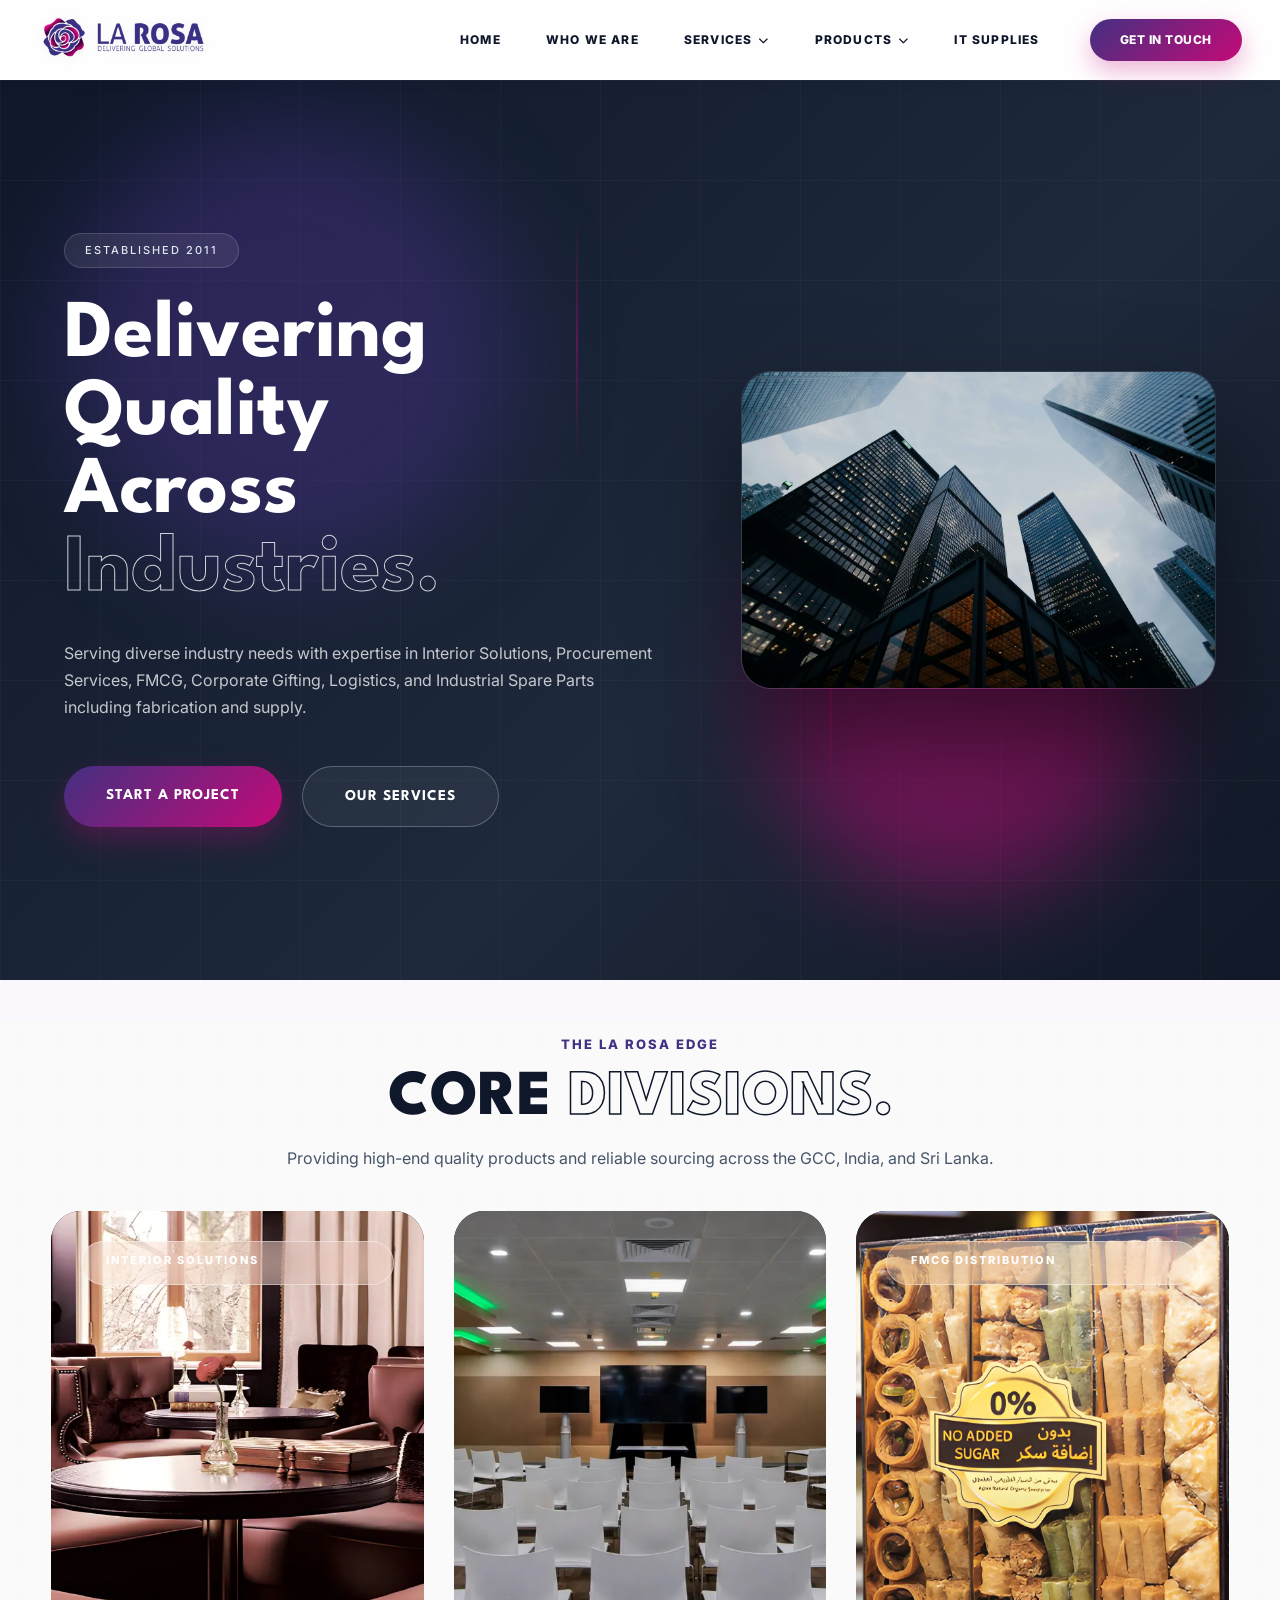
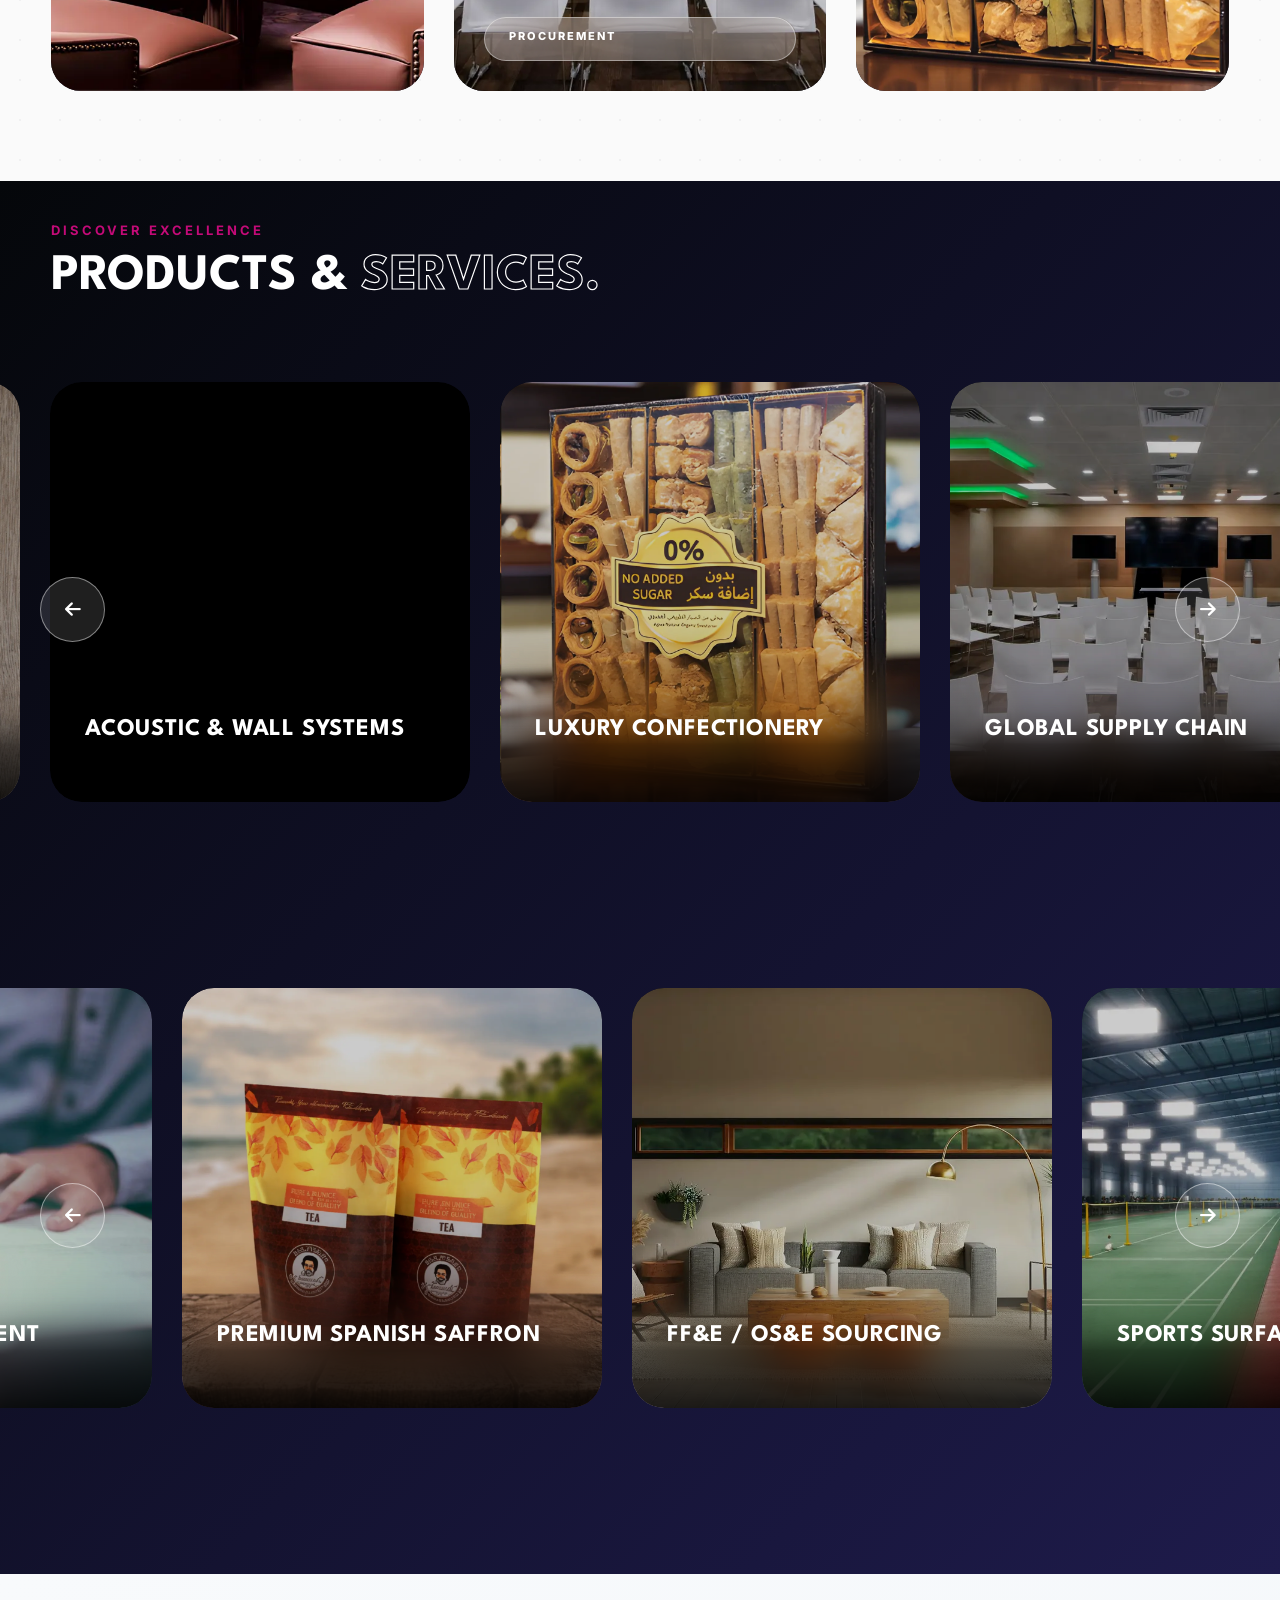
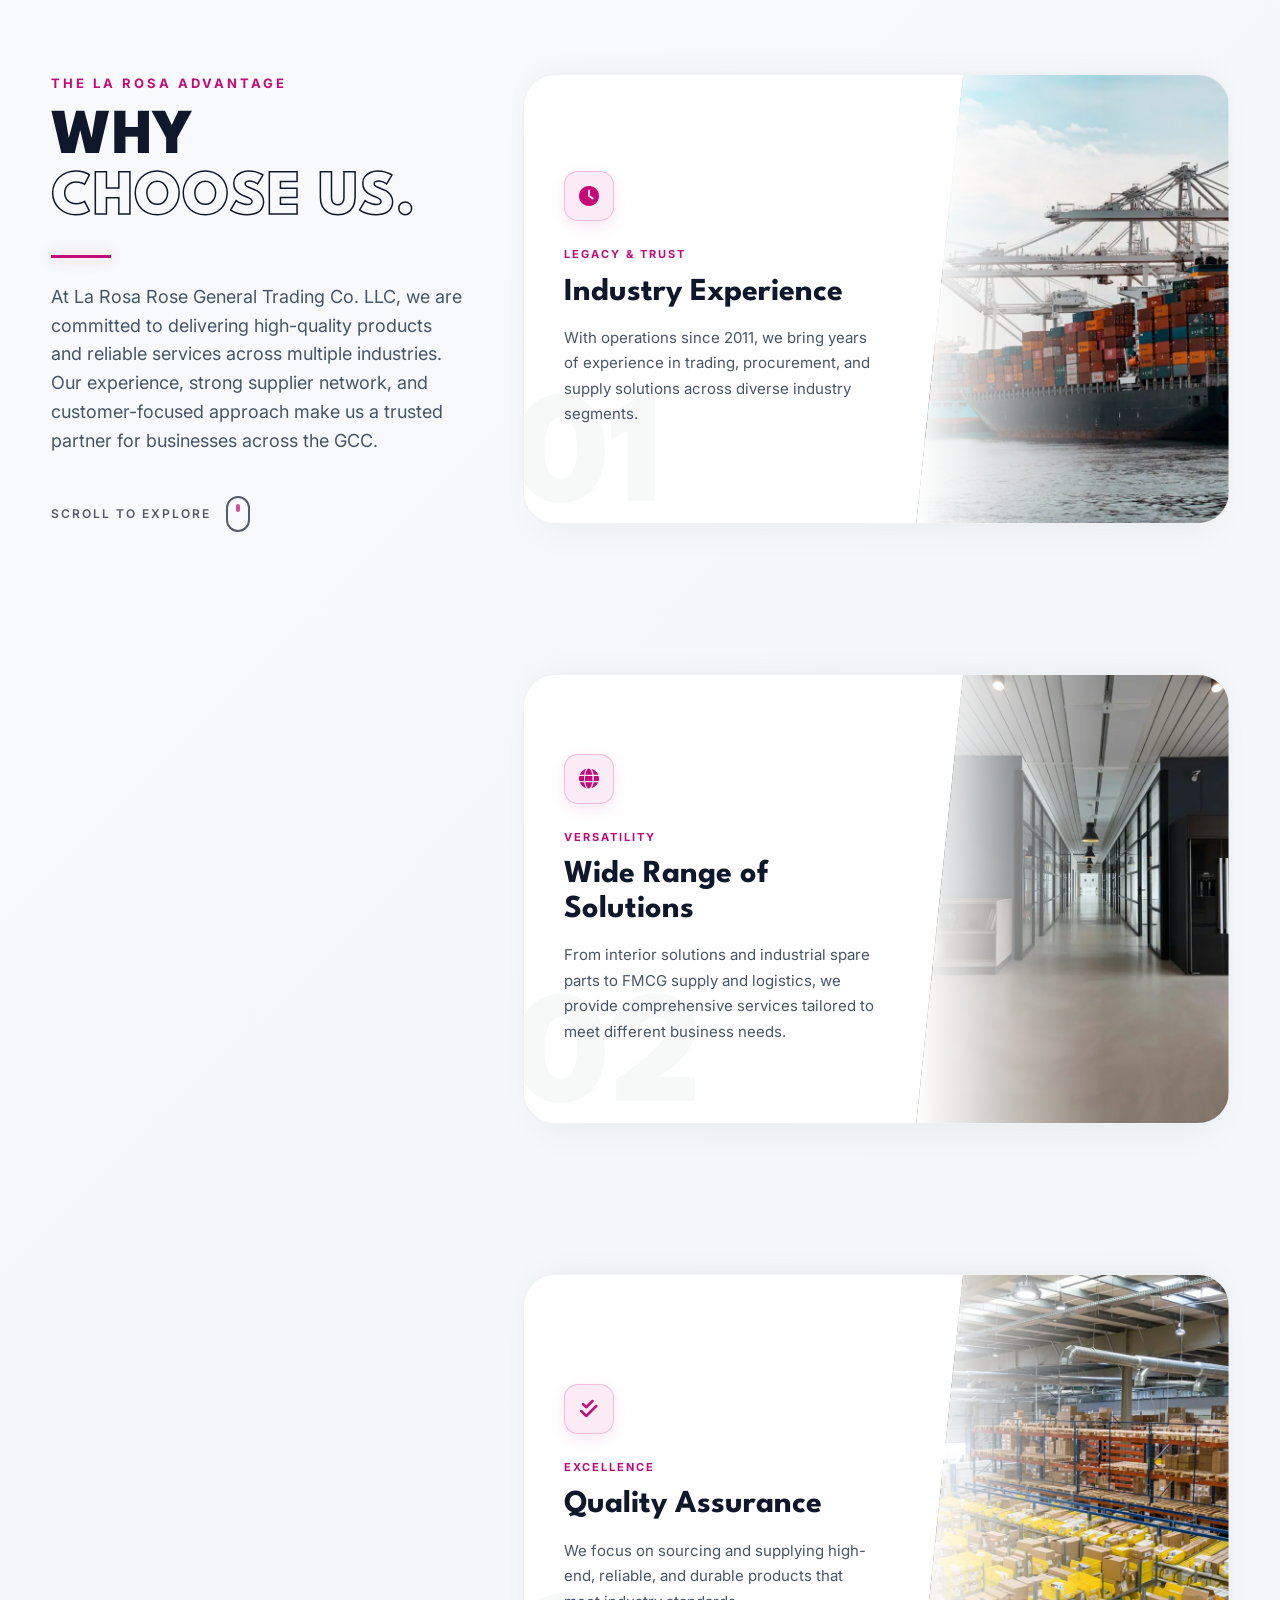
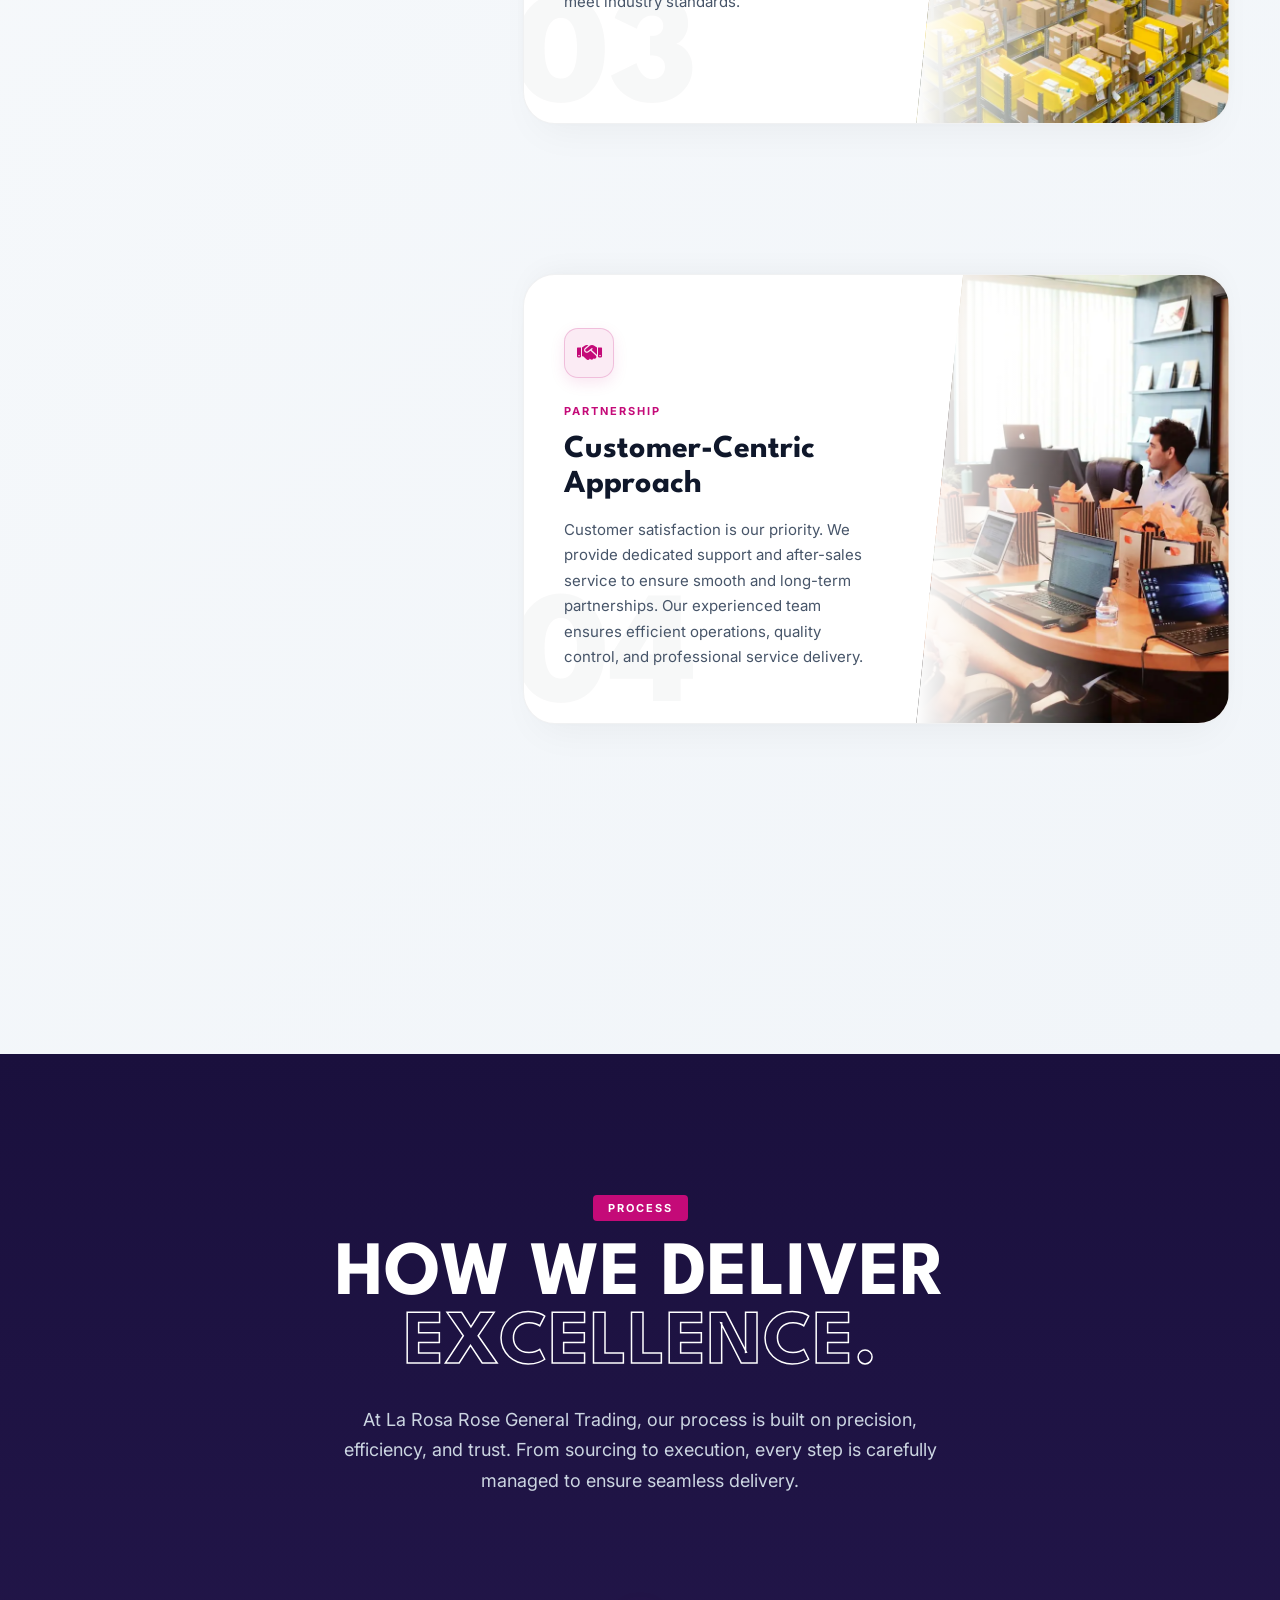
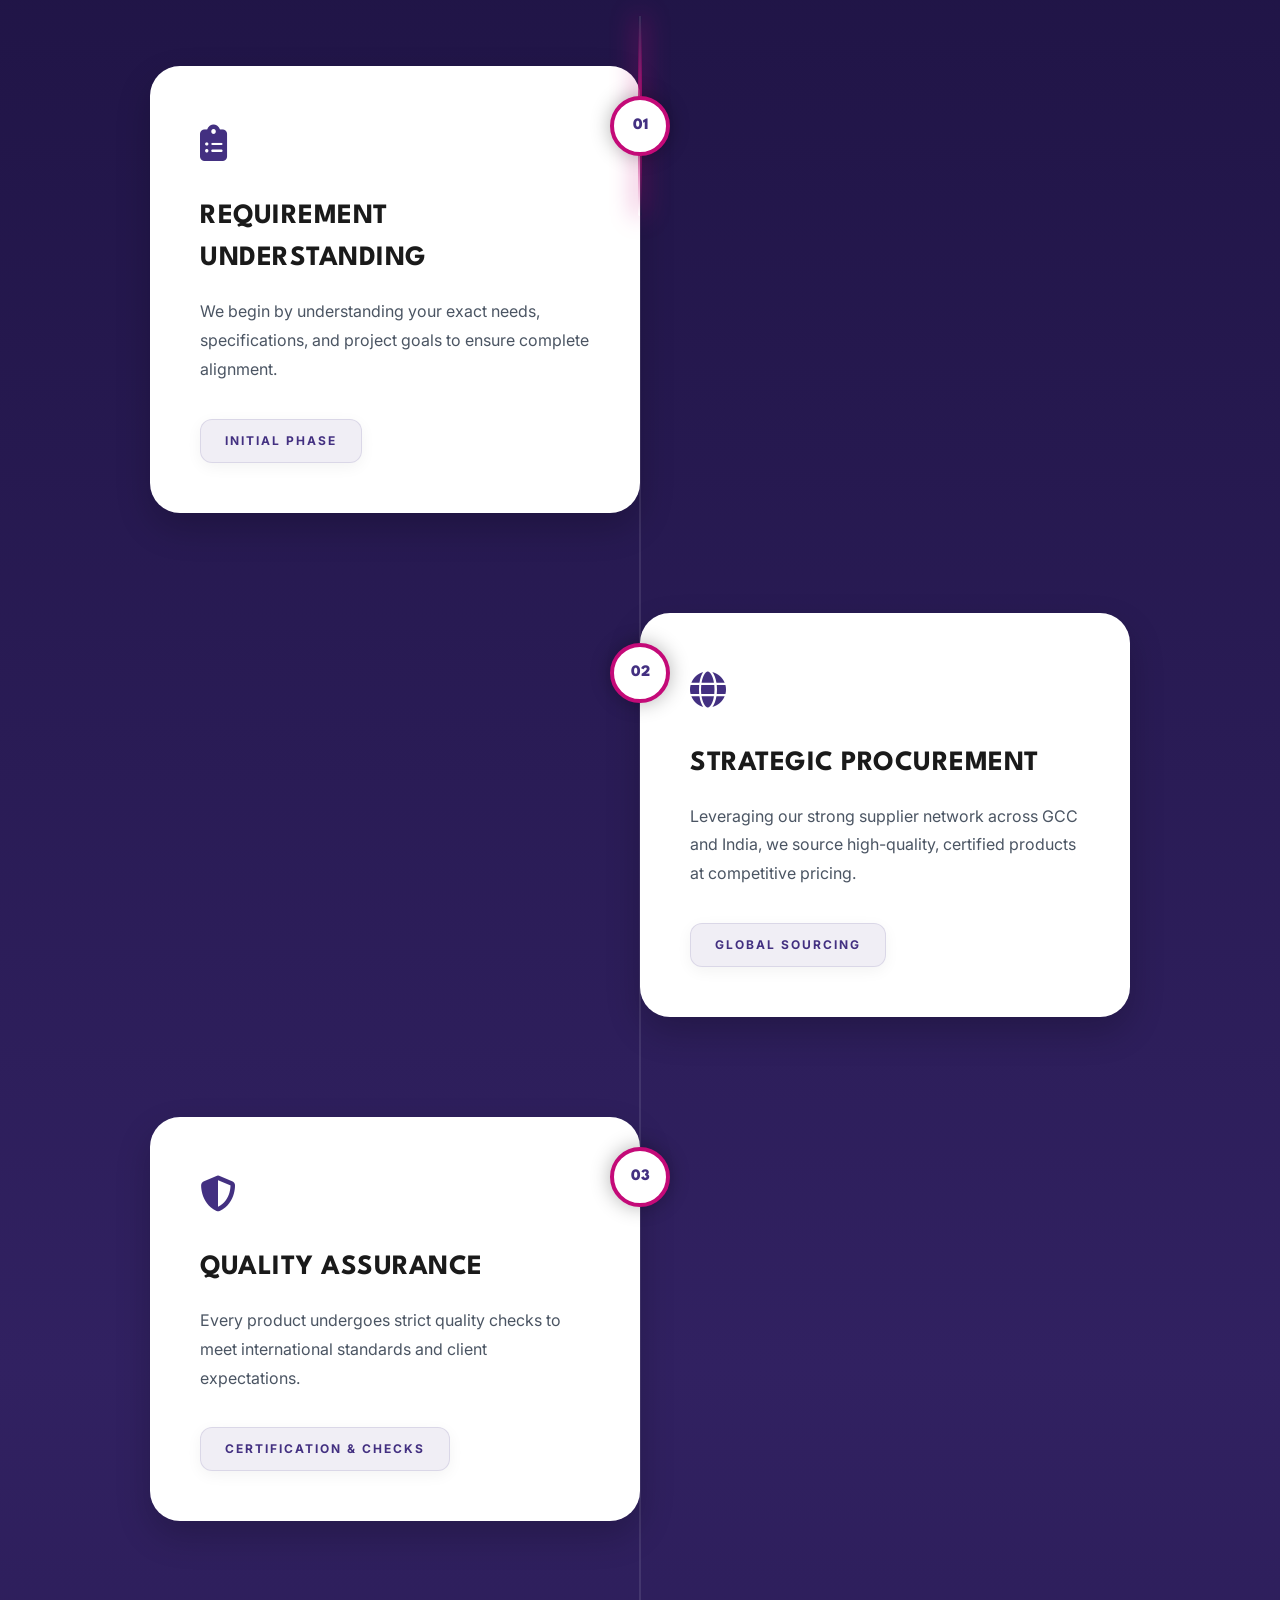
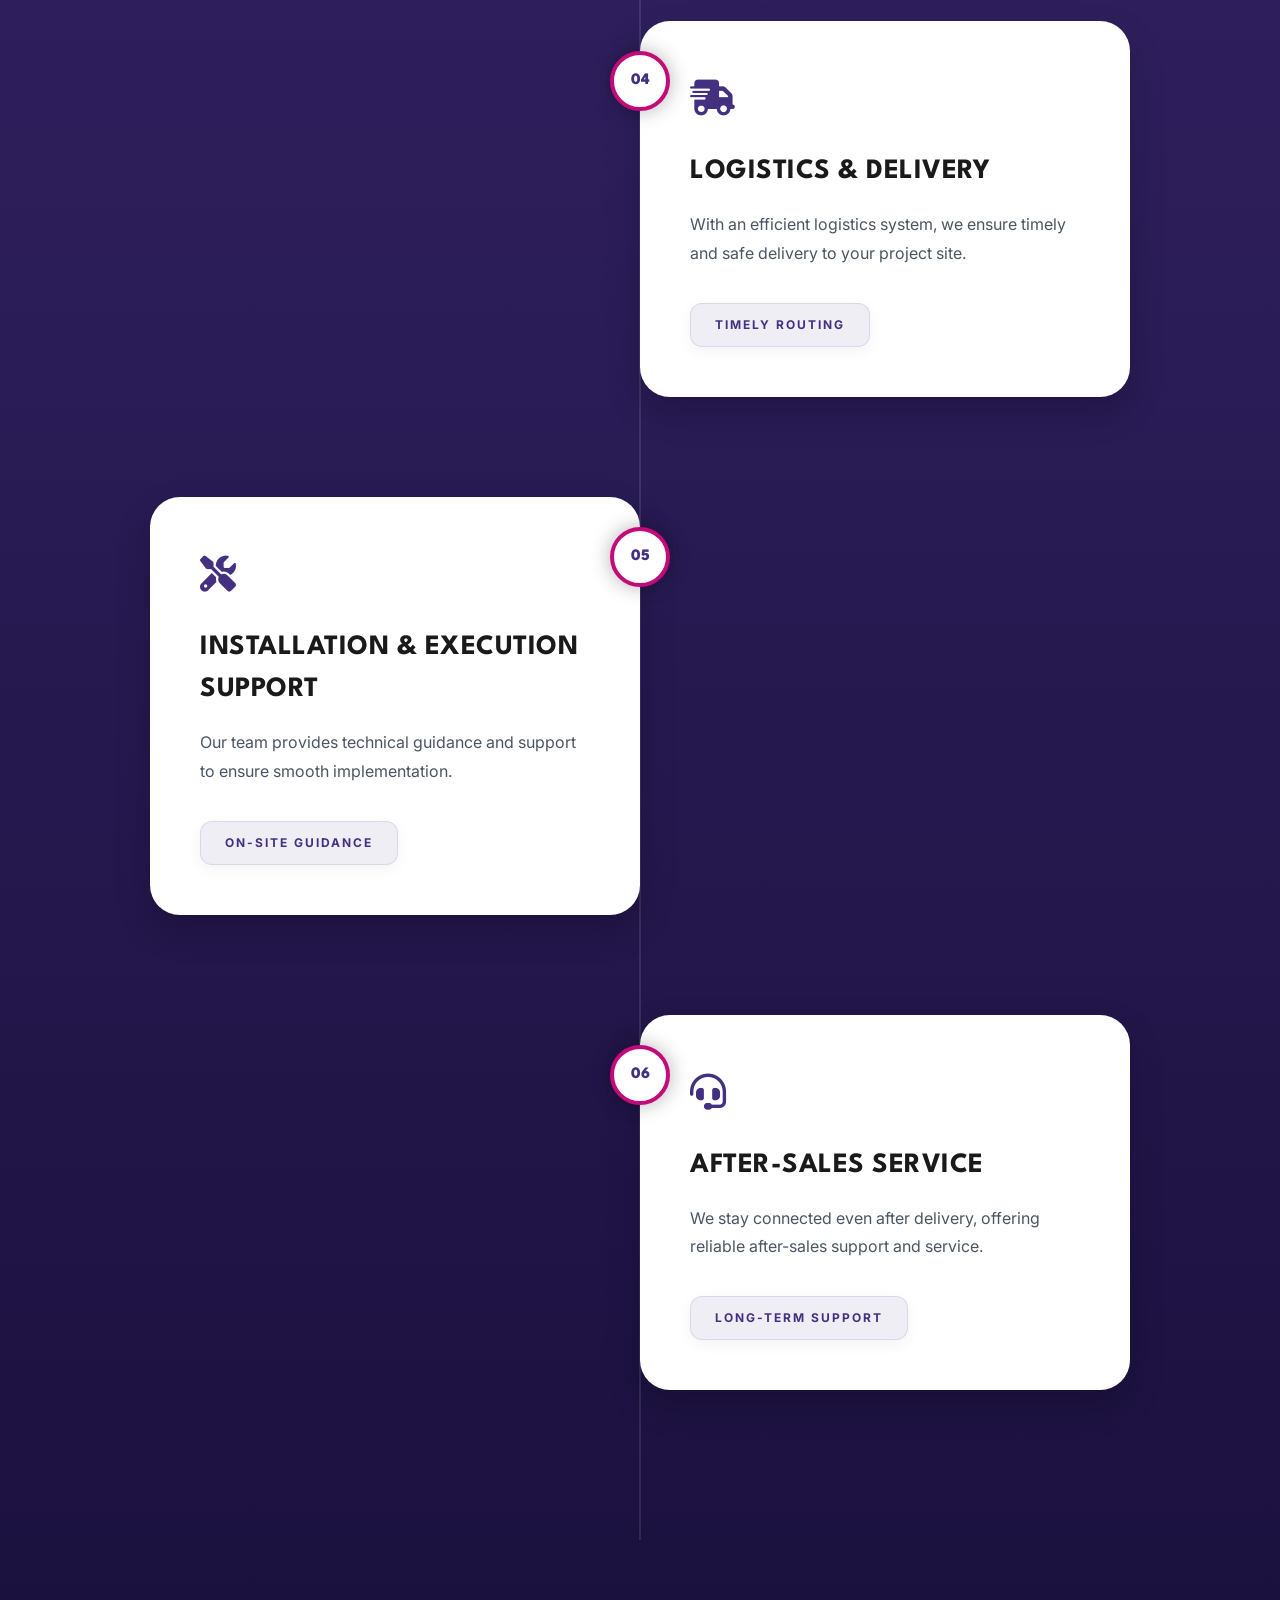
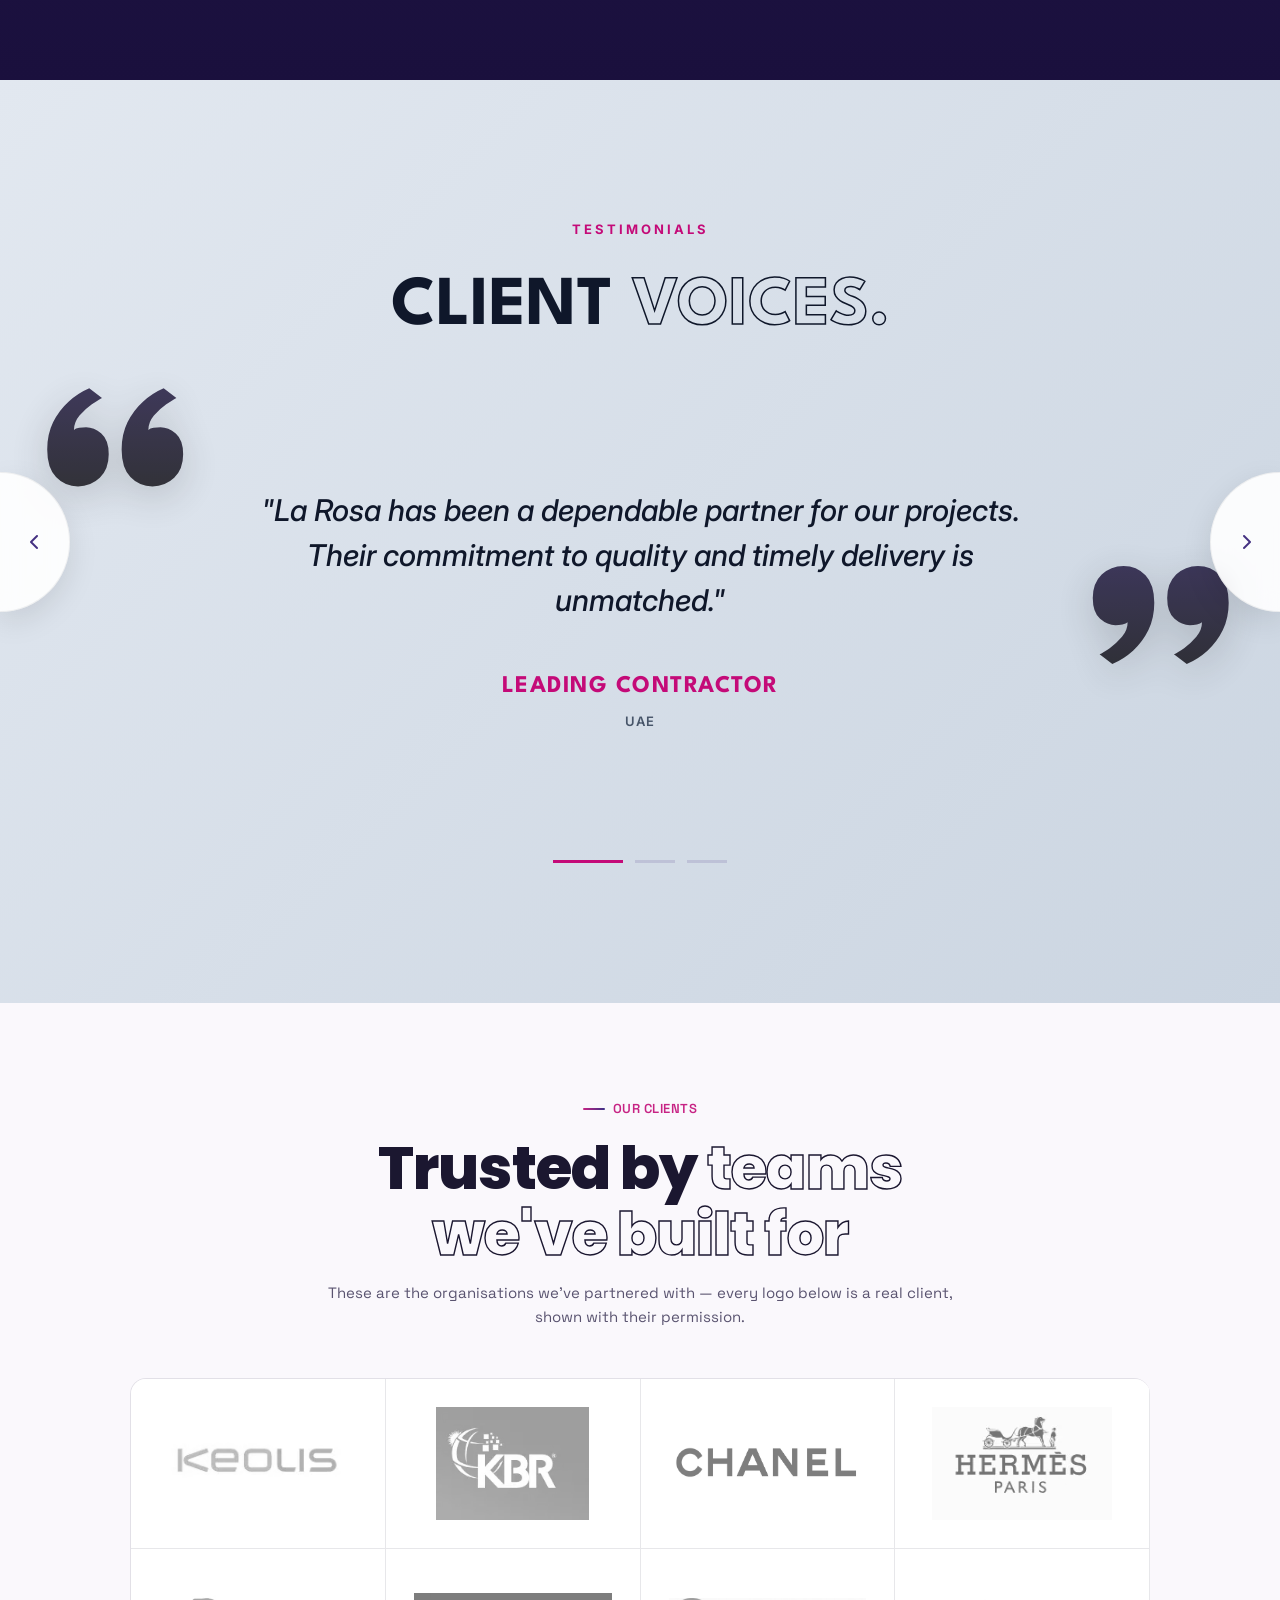
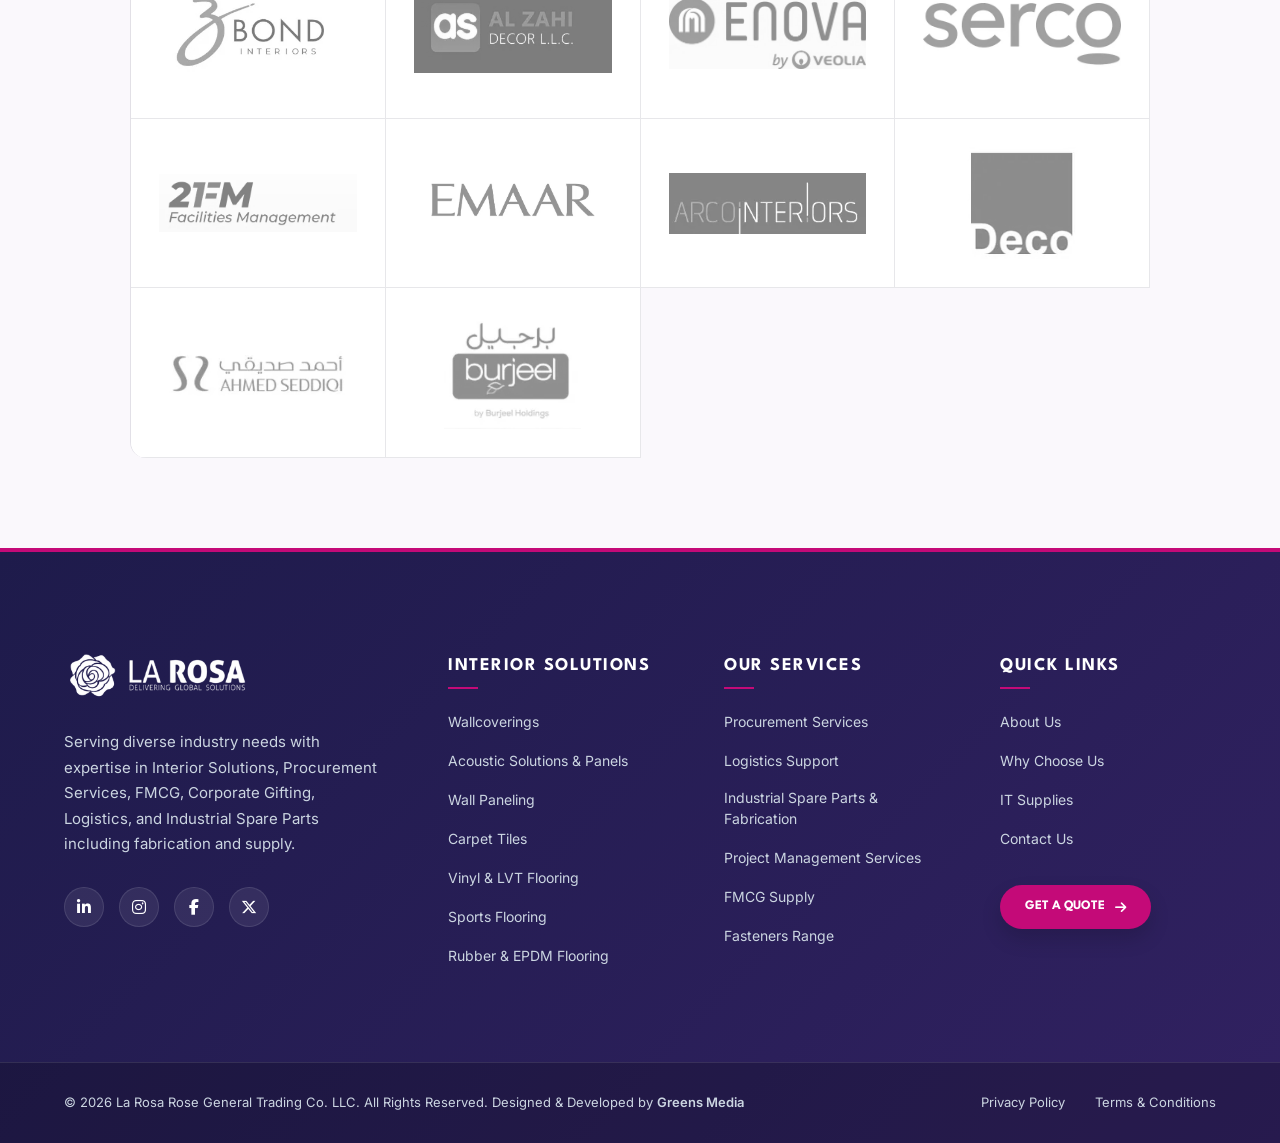
<file: index.html>
<!DOCTYPE html>
<html lang="en">
<head>
<meta charset="UTF-8">
<meta name="viewport" content="width=device-width, initial-scale=1">
<title>La Rosa Rose General Trading | Interior Solutions, Procurement & FMCG Supply – UAE</title>
<meta name="description" content="La Rosa Rose General Trading Co. LLC – established 2011. Interior solutions, procurement services, FMCG supply, logistics, corporate gifting and industrial spare parts across the GCC, India and Sri Lanka.">
<link rel="canonical" href="https://larosatrading.com/">
<meta property="og:type" content="website">
<meta property="og:site_name" content="La Rosa Rose General Trading">
<meta property="og:title" content="La Rosa Rose General Trading | Interior Solutions, Procurement & FMCG Supply – UAE">
<meta property="og:description" content="La Rosa Rose General Trading Co. LLC – established 2011. Interior solutions, procurement services, FMCG supply, logistics, corporate gifting and industrial spare parts across the GCC, India and Sri Lanka.">
<meta property="og:url" content="https://larosatrading.com/">
<meta property="og:image" content="https://larosatrading.com/assets/img/larosa-logo.webp">
<meta name="theme-color" content="#6a1b9a">
<link rel="icon" type="image/png" href="/assets/favicon.png">
<link rel="apple-touch-icon" href="/assets/favicon.png">
<link rel="preconnect" href="https://fonts.googleapis.com">
<link rel="preconnect" href="https://fonts.gstatic.com" crossorigin>
<link rel="preconnect" href="https://cdnjs.cloudflare.com" crossorigin>
<link rel="preload" as="image" href="/assets/img/larosa-logo.webp">
<link rel="stylesheet" href="https://fonts.googleapis.com/css2?family=Inter:wght@300;400;500;600;700;800&family=League+Spartan:wght@600;700;800;900&family=Fraunces:opsz,wght@9..144,500;9..144,600&family=Poppins:wght@700;800&family=Space+Grotesk:wght@400;500;600&display=swap">
<link rel="stylesheet" href="https://cdnjs.cloudflare.com/ajax/libs/font-awesome/6.5.1/css/all.min.css" media="print" onload="this.media='all'">
<noscript><link rel="stylesheet" href="https://cdnjs.cloudflare.com/ajax/libs/font-awesome/6.5.1/css/all.min.css"></noscript>
<link rel="stylesheet" href="/assets/base.css">
</head>
<body class="page-home">
<div class="lr-w">
<div class="lr-nav-wrapper" id="lrMasterNavBreakout">
    <div class="lr-header">
        <div class="lr-container">
            
            <div class="lr-logo">
                <a href="/">
                    <img decoding="async" src="/assets/img/larosa-logo.webp" alt="La Rosa Rose General Trading Co. LLC">
                </a>
            </div>

            <div class="lr-nav-terminal">
                <nav class="lr-desktop-nav">
                    <ul class="lr-nav-list">
                        <li><a href="/" class="lr-link">Home</a></li>
                        <li><a href="/who-we-are/" class="lr-link">Who We Are</a></li>

                        <li class="lr-has-dropdown">
                            <a href="/services/" class="lr-link">Services <i class="fas fa-chevron-down"></i></a>
                            <ul class="lr-normal-dropdown">
                                <li>
                                    <a href="/services/#procurement" class="lr-hash-trigger">
                                        <i class="fas fa-briefcase"></i> Procurement Services
                                    </a>
                                </li>
                                <li>
                                    <a href="/services/#project-management" class="lr-hash-trigger">
                                        <i class="fas fa-clipboard-check"></i> Project Management
                                    </a>
                                </li>
                                <li>
                                    <a href="/services/#logistics" class="lr-hash-trigger">
                                        <i class="fas fa-shipping-fast"></i> Logistics Support
                                    </a>
                                </li>
                                <li>
                                    <a href="/services/#fabrication" class="lr-hash-trigger">
                                        <i class="fas fa-tools"></i> Industrial Fabrication
                                    </a>
                                </li>
                            </ul>
                        </li>

                        <li class="lr-has-dropdown">
                            <a href="/products/" class="lr-link">Products <i class="fas fa-chevron-down"></i></a>
                            <ul class="lr-normal-dropdown">
                                <li>
                                    <a href="/products/#lrs-v9-cat-interiors" class="lr-hash-trigger">
                                        <i class="fas fa-layer-group"></i> Interior Solutions
                                    </a>
                                </li>
                                <li>
                                    <a href="/products/#lrs-v9-cat-fmcg" class="lr-hash-trigger">
                                        <i class="fas fa-shopping-basket"></i> FMCG Supply
                                    </a>
                                </li>
                                <li>
                                    <a href="/products/#lrs-v9-cat-fasteners" class="lr-hash-trigger">
                                        <i class="fas fa-screwdriver-wrench"></i> Fasteners Range
                                    </a>
                                </li>
                            </ul>
                        </li>
                        <li><a href="/it-supplies/" class="lr-link">IT Supplies</a></li>
                    </ul>
                </nav>

                <a href="/contact-us/" class="lr-cta">Get In Touch</a>
            </div>

            <div class="lr-ham-trigger" id="lrHamBtn">
                <span></span>
                <span></span>
                <span></span>
            </div>
        </div>
    </div>

    <div class="lr-drawer" id="lrMobileDrawer">
        <div class="lr-drawer-header">
            <img decoding="async" src="/assets/img/larosa-logo.webp" alt="Logo">
            <button class="lr-close-btn" id="lrCloseBtn"><i class="fas fa-times"></i></button>
        </div>
        <ul class="lr-drawer-links">
            <li><a href="/" class="lr-bold-link">Home</a></li>
            <li><a href="/who-we-are/" class="lr-bold-link">Who We Are</a></li>
            
            <li class="lr-m-parent">
                <div class="lr-m-toggle">Services <i class="fas fa-chevron-right"></i></div>
                <ul class="lr-m-child">
                    <li><a href="/services/#procurement" class="lr-hash-trigger"><i class="fas fa-briefcase mobile-icon"></i> Procurement Services</a></li>
                    <li><a href="/services/#project-management" class="lr-hash-trigger"><i class="fas fa-clipboard-check mobile-icon"></i> Project Management</a></li>
                    <li><a href="/services/#logistics" class="lr-hash-trigger"><i class="fas fa-shipping-fast mobile-icon"></i> Logistics Support</a></li>
                    <li><a href="/services/#fabrication" class="lr-hash-trigger"><i class="fas fa-tools mobile-icon"></i> Industrial Fabrication</a></li>
                </ul>
            </li>

            <li class="lr-m-parent">
                <div class="lr-m-toggle">Products <i class="fas fa-chevron-right"></i></div>
                <ul class="lr-m-child">
                    <li><a href="/products/#lrs-v9-cat-interiors" class="lr-hash-trigger"><i class="fas fa-layer-group mobile-icon"></i> Interior Solutions</a></li>
                    <li><a href="/products/#lrs-v9-cat-fmcg" class="lr-hash-trigger"><i class="fas fa-shopping-basket mobile-icon"></i> FMCG Supply</a></li>
                    <li><a href="/products/#lrs-v9-cat-fasteners" class="lr-hash-trigger"><i class="fas fa-screwdriver-wrench mobile-icon"></i> Fasteners Range</a></li>
                </ul>
            </li>
        <li><a href="/it-supplies/" class="lr-bold-link">IT Supplies</a></li>
        </ul>
        
        <a href="/contact-us/" class="lr-drawer-cta">Get In Touch</a>
    </div>
    <div class="lr-overlay" id="lrOverlay"></div>
</div>

<style>
    :root {
        --purple: #433081;
        --pink: #C40A78;
        --dark: #0f172a;
        --font-h: 'League Spartan', sans-serif;
        --font-b: 'Inter', sans-serif;
        --header-h: 80px;
        --glass-header: rgba(255, 255, 255, 0.4); 
        --glass-border: rgba(255, 255, 255, 0.45);
    }

    /* MASTER THEME RESET OVERRIDES */
    html, body, #page, #wrapper, .site, .site-header, .theme-container {
        padding-top: 0 !important;
        margin-top: 0 !important;
    }

    /* AUTOMATIC VIEWPORT RECONCILIATION BAR */
    body:not(.elementor-editor-active) {
        padding-top: 80px !important; 
    }

    /* --- BREAKOUT ROOT ENGINE LAYER --- */
    .lr-nav-wrapper { 
        font-family: var(--font-b); 
        position: fixed !important; 
        top: 0 !important; 
        left: 0 !important; 
        width: 100% !important; 
        height: 0 !important; 
        z-index: 9999999999 !important; 
        pointer-events: none !important; 
        display: block !important;
        opacity: 1 !important;
        visibility: visible !important;
        background: transparent !important;
    }

    /* DEFAULT STATE: At the top of the page (Square, Full-width, Flush) */
    .lr-header {
        position: absolute !important; 
        top: 0 !important; 
        left: 50% !important; 
        transform: translateX(-50%) !important;
        width: 100% !important; 
        height: var(--header-h) !important; 
        background: rgba(255, 255, 255, 0.85) !important; /* Slightly solid at top for contrast */
        backdrop-filter: blur(20px) saturate(180%) !important; 
        -webkit-backdrop-filter: blur(20px) saturate(180%) !important;
        border-bottom: 1px solid var(--glass-border) !important;
        border-left: none !important;
        border-right: none !important;
        border-top: none !important;
        border-radius: 0px !important;
        display: flex !important; 
        align-items: center !important; 
        box-shadow: 0 4px 20px rgba(0, 0, 0, 0.02) !important;
        transition: all 0.45s cubic-bezier(0.25, 1, 0.5, 1) !important; /* Smooth morphing physics */
        pointer-events: auto !important; 
        visibility: visible !important;
        opacity: 1 !important;
    }

    /* SCROLLED MORPHED STATE: Floating Rounded Glass Pill Capsule */
    .lr-header.lr-scrolled {
        top: 20px !important;
        width: 95% !important;
        background: var(--glass-header) !important;
        backdrop-filter: blur(25px) saturate(180%) !important;
        border: 1px solid var(--glass-border) !important;
        border-radius: 100px !important;
        box-shadow: 0 15px 40px rgba(0, 0, 0, 0.15) !important;
    }

    /* WORDPRESS ADMIN BAR COMPENSATION */
    body.admin-bar .lr-header { top: 32px !important; }
    body.admin-bar .lr-header.lr-scrolled { top: 52px !important; }
    
    @media (max-width: 782px) {
        body.admin-bar .lr-header { top: 46px !important; }
        body.admin-bar .lr-header.lr-scrolled { top: 66px !important; }
    }

    .lr-container, .lr-logo, .lr-logo a, .lr-nav-terminal, .lr-desktop-nav, .lr-nav-list {
        background: transparent !important;
    }

    .lr-container { width: 94%; max-width: 1700px; margin: 0 auto; display: flex; justify-content: space-between; align-items: center; }
    .lr-logo img { height: 42px; width: auto; filter: drop-shadow(0 2px 5px rgba(0,0,0,0.05)); background: transparent !important; }

    .lr-nav-terminal { display: flex; align-items: center; gap: 50px; margin-left: auto; }
    .lr-nav-list { display: flex; align-items: center; list-style: none; gap: 45px; margin: 0; padding: 0; }
    .lr-nav-list > li { position: relative; padding: 15px 0; }
    
    .lr-link { 
        text-decoration: none; color: var(--dark); font-weight: 800; 
        font-size: 12px; text-transform: uppercase; letter-spacing: 1.2px; 
        display: flex; align-items: center; gap: 6px; transition: 0.3s; 
    }
    .lr-link:hover { color: var(--pink); }
    .lr-link i { font-size: 10px; transition: transform 0.3s ease; }
    .lr-has-dropdown:hover .lr-link i { transform: rotate(180deg); }

    /* DROP DOWNS */
    .lr-normal-dropdown {
        position: absolute; top: 100%; left: 50%; transform: translateX(-50%) translateY(15px);
        width: 270px; background: rgba(255, 255, 255, 0.98); backdrop-filter: blur(20px);
        border: 1px solid rgba(15, 23, 42, 0.08); border-radius: 16px;
        box-shadow: 0 20px 45px rgba(15, 23, 42, 0.12); list-style: none; padding: 12px 0; margin: 0;
        visibility: hidden; opacity: 0; transition: opacity 0.3s ease, transform 0.3s cubic-bezier(0.25, 1, 0.5, 1), visibility 0.3s;
    }
    .lr-has-dropdown:hover .lr-normal-dropdown { visibility: visible; opacity: 1; transform: translateX(-50%) translateY(5px); }
    .lr-normal-dropdown li { width: 100%; }
    .lr-normal-dropdown li a { display: flex; align-items: center; gap: 12px; padding: 12px 24px; text-decoration: none; color: #334155; font-size: 13.5px; font-weight: 600; letter-spacing: 0.3px; transition: all 0.25s ease; background: transparent !important; }
    .lr-normal-dropdown li a i { font-size: 14px; color: var(--purple); width: 18px; text-align: center; transition: all 0.25s ease; background: transparent !important; }
    .lr-normal-dropdown li a:hover { background-color: #f8fafc !important; color: var(--pink); }
    .lr-normal-dropdown li a:hover i { color: var(--pink); transform: scale(1.1); }

    /* CTA BUTTON */
    .lr-cta { 
        background: linear-gradient(135deg, var(--purple) 0%, var(--pink) 100%); 
        color: #fff !important; padding: 12px 30px; border-radius: 50px; text-transform: uppercase; font-weight: 800; font-size: 12px; letter-spacing: 0.5px;
        text-decoration: none; box-shadow: 0 10px 25px rgba(196, 10, 120, 0.3); transition: transform 0.3s ease, box-shadow 0.3s ease;
    }
    .lr-cta:hover { transform: translateY(-2px); box-shadow: 0 12px 30px rgba(196, 10, 120, 0.45); }

    /* MOBILE DRAWER STYLES */
    .lr-drawer {
        position: fixed; top: 0; right: -100%; width: 340px; height: 100vh; background: rgba(255, 255, 255, 0.98); backdrop-filter: blur(15px);
        z-index: 10000000; transition: 0.5s cubic-bezier(0.19, 1, 0.22, 1); padding: 40px; display: flex; flex-direction: column; overflow-y: auto; pointer-events: auto;
    }
    .lr-drawer.active { right: 0; }
    .lr-close-btn { width: 45px; height: 45px; background: rgba(15, 23, 42, 0.05); border: none; border-radius: 50%; display: flex; align-items: center; justify-content: center; cursor: pointer; font-size: 16px; transition: all 0.3s ease; }
    .lr-close-btn:hover { transform: rotate(90deg); background: var(--pink); color: #fff; }
    .lr-drawer-header { display: flex; justify-content: space-between; align-items: center; margin-bottom: 40px; }
    .lr-drawer-header img { height: 35px; background: transparent !important; }
    .lr-drawer-links { list-style: none; padding: 0; flex-grow: 1; margin: 0; }
    .lr-drawer-links > li { margin-bottom: 25px; border-bottom: 1px solid #f1f5f9; padding-bottom: 15px; }
    .lr-bold-link { font-family: var(--font-h); font-size: 20px; font-weight: 800; text-decoration: none; color: var(--dark); text-transform: uppercase; }
    .lr-m-toggle { font-family: var(--font-h); font-size: 20px; font-weight: 800; color: var(--dark); text-transform: uppercase; display: flex; justify-content: space-between; align-items: center; cursor: pointer; }
    .lr-m-toggle i { font-size: 14px; transition: transform 0.4s ease; color: var(--purple); }
    .lr-m-child { list-style: none; padding-left: 0; margin-top: 0; max-height: 0; opacity: 0; overflow: hidden; transition: all 0.4s cubic-bezier(0.25, 1, 0.5, 1); }
    .lr-m-child li { margin: 12px 0; }
    .lr-m-child li a { font-family: var(--font-b); font-size: 14px; font-weight: 600; color: #475569; display: flex; align-items: center; gap: 10px; text-decoration: none; transition: color 0.2s ease; background: transparent !important; }
    .lr-m-child li a:hover { color: var(--pink); }
    .lr-m-child li a i.mobile-icon { color: var(--purple); font-size: 14px; width: 18px; text-align: center; background: transparent !important; }
    .lr-m-active > .lr-m-child { max-height: 500px; opacity: 1; margin-top: 15px; padding-left: 10px; }
    .lr-m-active > .lr-m-toggle i { transform: rotate(90deg); color: var(--pink); }
    .lr-drawer-cta { display: block; text-align: center; background: linear-gradient(135deg, var(--purple) 0%, var(--pink) 100%); color: #fff !important; padding: 16px; border-radius: 50px; margin-top: 30px; font-family: var(--font-h); font-size: 16px !important; font-weight: 800; text-transform: uppercase; text-decoration: none; box-shadow: 0 10px 25px rgba(196, 10, 120, 0.2); }
    .lr-overlay { position: fixed; inset: 0; background: rgba(15, 23, 42, 0.3); backdrop-filter: blur(8px); z-index: 9999999; display: none; pointer-events: auto; }
    .lr-overlay.active { display: block; }

    .lr-ham-trigger { display: none; pointer-events: auto; background: transparent !important; }
    .lr-ham-trigger span { background: var(--purple) !important; }

    @media (max-width: 1150px) {
        .lr-nav-terminal { display: none; }
        .lr-ham-trigger { display: flex; cursor: pointer; width: 32px; height: 20px; flex-direction: column; justify-content: space-between; align-items: flex-end; z-index: 1000001; }
        .lr-ham-trigger span { display: block; width: 100%; height: 2px; background: var(--purple); border-radius: 10px; transition: 0.3s; }
        
        /* Dynamic scale properties matching mobile viewports */
        .lr-header.lr-scrolled { border-radius: 24px !important; top: 15px !important; width: 94% !important; }
    }
</style>

<script>
    (function() {
        const teleportNavigationToRootBody = () => {
            const masterWrapper = document.getElementById('lrMasterNavBreakout');
            if (masterWrapper && !document.body.classList.contains('elementor-editor-active')) {
                if (masterWrapper.parentElement !== document.body) {
                    const elementorParentSection = masterWrapper.closest('.elementor-section');
                    if (elementorParentSection) {
                        elementorParentSection.style.position = 'absolute';
                        elementorParentSection.style.width = '0';
                        elementorParentSection.style.height = '0';
                        elementorParentSection.style.padding = '0';
                        elementorParentSection.style.margin = '0';
                        elementorParentSection.style.overflow = 'hidden';
                        elementorParentSection.style.display = 'none';
                    }
                    document.body.insertBefore(masterWrapper, document.body.firstChild);
                }
            }
        };
        teleportNavigationToRootBody();

        const toggleMenu = () => {
            const btn = document.getElementById('lrHamBtn');
            const close = document.getElementById('lrCloseBtn');
            const drawer = document.getElementById('lrMobileDrawer');
            const overlay = document.getElementById('lrOverlay');
            
            const handleToggle = () => {
                if (!drawer || !overlay) return;
                drawer.classList.toggle('active');
                overlay.classList.toggle('active');
                document.body.style.overflow = drawer.classList.contains('active') ? 'hidden' : '';
            };

            if (btn) btn.onclick = handleToggle;
            if (close) close.onclick = handleToggle;
            if (overlay) overlay.onclick = handleToggle;

            document.querySelectorAll('.lr-m-toggle').forEach(toggle => {
                toggle.onclick = () => {
                    const parent = toggle.parentElement;
                    const isOpen = parent.classList.contains('lr-m-active');
                    document.querySelectorAll('.lr-m-parent').forEach(p => p.classList.remove('lr-m-active'));
                    if(!isOpen) parent.classList.add('lr-m-active');
                };
            });
            
            document.querySelectorAll('.lr-hash-trigger').forEach(link => {
                link.addEventListener('click', function(e) {
                    const currentUrlPath = window.location.pathname;
                    const targetUrlObj = new URL(this.href, window.location.origin);
                    
                    if (currentUrlPath === targetUrlObj.pathname) {
                        if (drawer && drawer.classList.contains('active')) handleToggle();
                    }
                });
            });
        };

        // SCROLL STATE MONITORING ENGINE
        // Dynamically applies or strips the scrolled styling states based on viewport thresholds
        const initScrollTracker = () => {
            const masterWrapper = document.getElementById('lrMasterNavBreakout');
            if (!masterWrapper) return;
            const headerElement = masterWrapper.querySelector('.lr-header');
            if (!headerElement) return;

            const evaluateScrollState = () => {
                if (window.scrollY > 15) {
                    headerElement.classList.add('lr-scrolled');
                } else {
                    headerElement.classList.remove('lr-scrolled');
                }
            };

            window.addEventListener('scroll', evaluateScrollState, { passive: true });
            evaluateScrollState(); // Execute initialization check instantly on render
        };

        if (document.readyState === 'loading') {
            document.addEventListener('DOMContentLoaded', () => {
                teleportNavigationToRootBody();
                toggleMenu();
                initScrollTracker();
            });
        } else {
            toggleMenu();
            initScrollTracker();
        }
    })();
</script>
</div>
<div class="lr-w">
<section class="lr-hero-engineered">
    <div class="hero-grid-overlay"></div>
    <div class="hero-blob blob-purple"></div>
    <div class="hero-blob blob-pink"></div>
    <div class="hero-line l-1"></div>
    <div class="hero-line l-2"></div>
    
    <div class="hero-wrapper">
        <div class="hero-flex-box">
            
            <div class="hero-content-stack">
                
                <span class="hero-tag">Established 2011<span class="lrs-cite-hidden">[cite: 557]</span></span>
                
                <h1 class="hero-title">Delivering Quality <br>Across <span class="outline-text">Industries.</span><span class="lrs-cite-hidden">[cite: 634]</span></h1>

                <div class="hero-image-col">
                    <div class="image-frame">
                        <img decoding="async" src="/assets/img/photo-1486406146926-c627a92ad1ab.webp" alt="La Rosa Global Trading">
                    </div>
                </div>

                <p class="hero-description">
                    Serving diverse industry needs with expertise in Interior Solutions, Procurement Services, FMCG, Corporate Gifting, Logistics, and Industrial Spare Parts including fabrication and supply.<span class="lrs-cite-hidden">[cite: 558]</span>
                </p>
                
                <div class="hero-actions">
                    <a href="/contact-us/" class="btn-lr-fill">Start a Project</a>
                    <a href="/services/" class="btn-lr-ghost">Our Services</a>
                </div>

            </div>

        </div>
    </div>
</section>

<style>
    :root {
        --purple: #433081;
        --pink: #C40A78;
        --navy: #0f172a;
        --font-h: 'League Spartan', sans-serif;
        --font-b: 'Inter', sans-serif;
    }

    /* HIDDEN CITATION CLASS */
    .lrs-cite-hidden { display: none !important; }

    .lr-hero-engineered {
        position: relative;
        min-height: 100vh;
        background: linear-gradient(135deg, #0f172a, #1e293b 60%, #111827);
        display: flex;
        align-items: center;
        overflow: hidden;
        color: white;
        padding-top: 120px;
        padding-bottom: 120px;
    }

    .hero-grid-overlay {
        position: absolute;
        inset: 0;
        background-image: 
            linear-gradient(rgba(255, 255, 255, 0.03) 1px, transparent 1px),
            linear-gradient(90deg, rgba(255, 255, 255, 0.03) 1px, transparent 1px);
        background-size: 100px 100px;
        z-index: 1;
    }

    /* ANIMATED BLOBS */
    .hero-blob {
        position: absolute;
        border-radius: 50%;
        filter: blur(50px);
        opacity: .5;
        z-index: 2;
        will-change: transform;
    }
    .blob-purple {
        width: clamp(300px, 35vw, 500px);
        height: clamp(300px, 35vw, 500px);
        background: var(--purple);
        top: 5%; left: 5%;
        animation: float1 10s ease-in-out infinite alternate;
    }
    .blob-pink {
        width: clamp(250px, 30vw, 400px);
        height: clamp(250px, 30vw, 400px);
        background: var(--pink);
        bottom: 10%; right: 10%;
        animation: float2 12s ease-in-out infinite alternate;
    }
    @keyframes float1 { 0% { transform: translate(0, 0); } 100% { transform: translate(100px, -50px); } }
    @keyframes float2 { 0% { transform: translate(0, 0); } 100% { transform: translate(-100px, 50px); } }

    .hero-line {
        position: absolute;
        width: 2px;
        height: 250px;
        background: linear-gradient(to bottom, transparent, var(--pink), transparent);
        opacity: .4;
        z-index: 2;
    }
    .l-1 { top: 15%; left: 45%; animation: lineV 7s ease-in-out infinite alternate; }
    .l-2 { bottom: 20%; right: 35%; animation: lineV 9s ease-in-out infinite alternate-reverse; }
    @keyframes lineV { 0% { transform: translateY(0); } 100% { transform: translateY(-100px); } }

    .hero-wrapper {
        width: 90%;
        max-width: 1400px;
        margin: 0 auto;
        position: relative;
        z-index: 10;
    }

    /* FLEX LAYOUT */
    .hero-flex-box {
        display: flex;
        justify-content: space-between;
        align-items: center;
    }

    .hero-content-stack {
        display: flex;
        flex-direction: column;
        width: 100%;
    }

    /* DESKTOP SIDE-BY-SIDE SIMULATION */
    @media (min-width: 1101px) {
        .hero-content-stack {
            display: grid;
            grid-template-columns: 1.3fr 1fr;
            grid-template-areas: 
                "tag img"
                "title img"
                "desc img"
                "btns img";
            align-items: center;
            gap: 0 60px;
        }
        .hero-tag { grid-area: tag; }
        .hero-title { grid-area: title; }
        .hero-description { grid-area: desc; }
        .hero-actions { grid-area: btns; }
        .hero-image-col { grid-area: img; }
    }

    .hero-tag {
        display: inline-block;
        width: fit-content;
        padding: 8px 20px;
        background: rgba(255, 255, 255, 0.08);
        border: 1px solid rgba(255, 255, 255, 0.15);
        border-radius: 50px;
        font-family: var(--font-b);
        font-size: 11px;
        font-weight: 500;
        text-transform: uppercase;
        letter-spacing: 2px;
        margin-bottom: 30px;
        color: #e2e8f0;
    }

    .hero-title {
        font-family: var(--font-h);
        font-size: clamp(42px, 6.5vw, 82px);
        line-height: 0.95;
        margin-bottom: 30px;
    }

    .outline-text {
        -webkit-text-stroke: 1px rgba(255,255,255,0.8);
        color: transparent;
    }

    .hero-description {
        font-family: var(--font-b);
        font-size: clamp(16px, 1.2vw, 19px);
        color: rgba(255, 255, 255, 0.75);
        max-width: 600px;
        line-height: 1.7;
        margin-bottom: 45px;
    }

    /* IMAGE FRAME */
    .hero-image-col { width: 100%; }
    .image-frame {
        position: relative;
        border-radius: 30px;
        overflow: hidden;
        box-shadow: 0 50px 100px rgba(0,0,0,0.5);
        border: 1px solid rgba(255,255,255,0.1);
        transition: 0.5s ease;
    }
    .image-frame img { width: 100%; display: block; filter: brightness(0.85); }

    /* BUTTONS */
    .hero-actions { display: flex; gap: 20px; }
    
    .btn-lr-fill, .btn-lr-ghost {
        display: inline-block;
        padding: 18px 42px;
        border-radius: 60px;
        text-decoration: none;
        font-family: var(--font-h);
        font-weight: 700;
        font-size: 15px;
        text-transform: uppercase;
        letter-spacing: 1px;
        transition: transform 0.3s ease, box-shadow 0.3s ease;
    }

    .btn-lr-fill {
        background: linear-gradient(135deg, var(--purple), var(--pink));
        color: white !important;
        box-shadow: 0 12px 30px rgba(196, 10, 120, 0.3);
    }

    .btn-lr-ghost {
        background: rgba(255,255,255,0.05);
        border: 1px solid rgba(255,255,255,0.25);
        color: white !important;
    }

    .btn-lr-fill:hover, .btn-lr-ghost:hover {
        transform: translateY(-5px);
        box-shadow: 0 15px 35px rgba(196, 10, 120, 0.4);
    }

    /* MOBILE & TABLET ORDERING */
    @media (max-width: 1100px) {
        .hero-content-stack { text-align: center; align-items: center; }
        .hero-tag { order: 1; }
        .hero-title { order: 2; margin-bottom: 40px; }
        .hero-image-col { order: 3; max-width: 600px; margin-bottom: 40px; }
        .hero-description { order: 4; margin: 0 auto 40px; }
        .hero-actions { order: 5; justify-content: center; }
        .image-frame { transform: none; }
    }

    @media (max-width: 600px) {
        .hero-actions { flex-direction: column; width: 100%; }
        .btn-lr-fill, .btn-lr-ghost { width: 100%; text-align: center; }
    }
</style>
</div>
<div class="lr-w" style="padding:40px 0 0">
<style>
    /* Keeps required system tags 100% invisible on your live site */
    .lrs-cite-hidden { display: none !important; }
</style>

<section class="lr-core-divs-section">
    
    <div class="lr-corp-bg-layer">
        <div class="lr-corp-dot-grid"></div>
    </div>

    <div class="lr-core-divs-container">
        
        <div class="lr-core-divs-header">
            <span class="lr-core-divs-eyebrow">The La Rosa Edge</span>
            <h2 class="lr-core-divs-title">Core <span class="lr-core-divs-stroke">Divisions.</span></h2>
            <p class="lr-core-divs-desc">
                Providing high-end quality products and reliable sourcing across the GCC, India, and Sri Lanka.
            </p>
        </div>

        <div class="lr-core-divs-grid">
            
            <div class="lr-core-divs-card lr-reveal-observer">
                <div class="lr-core-divs-bg-wrap">
                    <img loading="lazy" decoding="async" decoding="async" src="/assets/img/premium-lounge.webp" alt="Interior Solutions"><span class="lrs-cite-hidden"></span>
                </div>
                
                <div class="lr-core-divs-content-top">
                    <div class="lr-expanding-glass-pane">
                        <span class="lr-pane-tag">Interior Solutions</span>
                        <div class="lr-pane-hidden-reveal">
                            <h3 class="lr-pane-title">Refined Aesthetics & Functional Planning</h3>
                            <p class="lr-pane-desc">Specializing in sound-absorbing acoustic panels, wallcoverings, and modular flooring solutions.</p>
                            <a href="/products/#lrs-v9-cat-interiors" class="lr-pane-arrow"><i class="fas fa-arrow-right"></i></a>
                        </div>
                    </div>
                </div>
            </div>

            <div class="lr-core-divs-card lr-reveal-observer">
                <div class="lr-core-divs-bg-wrap">
                    <img loading="lazy" decoding="async" decoding="async" src="/assets/img/global-business-meeting.webp" alt="Procurement"><span class="lrs-cite-hidden"></span>
                </div>
                
                <div class="lr-core-divs-content-adaptive">
                    <div class="lr-expanding-glass-pane">
                        <span class="lr-pane-tag">Procurement</span>
                        <div class="lr-pane-hidden-reveal">
                            <h3 class="lr-pane-title">Strategic Sourcing & Global Logistics</h3>
                            <p class="lr-pane-desc">Reliable procurement solutions sourcing high-quality products from global manufacturers with full compliance.</p>
                            <a href="/services/#procurement" class="lr-pane-arrow"><i class="fas fa-arrow-right"></i></a>
                        </div>
                    </div>
                </div>
            </div>

            <div class="lr-core-divs-card lr-reveal-observer">
                <div class="lr-core-divs-bg-wrap">
                    <img loading="lazy" decoding="async" decoding="async" src="/assets/img/high-end-packaged-consumer-product.webp" alt="FMCG Distribution"><span class="lrs-cite-hidden"></span>
                </div>
                
                <div class="lr-core-divs-content-top">
                    <div class="lr-expanding-glass-pane">
                        <span class="lr-pane-tag">FMCG Distribution</span>
                        <div class="lr-pane-hidden-reveal">
                            <h3 class="lr-pane-title">Saffron, Chocolates & Arabic Sweets</h3>
                            <p class="lr-pane-desc">Regional distribution of premium FMCG brands and artisanal sweets retaining ancestral recipes.</p>
                            <a href="/products/#lrs-v9-cat-fmcg" class="lr-pane-arrow"><i class="fas fa-arrow-right"></i></a>
                        </div>
                    </div>
                </div>
            </div>

        </div>
    </div>
</section>

<style>
    .lr-core-divs-section {
        --lr-div-purple: #433081;
        --lr-div-pink: #C40A78;
        --lr-div-dark: #0f172a;
        --lr-div-grey: #475569;
        --lr-div-font-h: 'League Spartan', sans-serif;
        --lr-div-font-b: 'Inter', sans-serif;
        --elastic: cubic-bezier(0.175, 0.885, 0.32, 1.275);
        
        position: relative;
        background-color: #fafafa;
        padding: 15px 0 90px 0; 
        font-family: var(--lr-div-font-b);
        overflow: hidden;
    }

    /* --- CLEANED BACKGROUND --- */
    .lr-corp-bg-layer { position: absolute; inset: 0; z-index: 1; pointer-events: none; }
    .lr-corp-dot-grid { position: absolute; inset: 0; background-image: radial-gradient(rgba(15, 23, 42, 0.04) 1.5px, transparent 1.5px); background-size: 40px 40px; }

    /* --- LAYOUT --- */
    .lr-core-divs-container { width: 92%; max-width: 1450px; margin: 0 auto; position: relative; z-index: 5; }
    .lr-core-divs-header { display: flex; flex-direction: column; align-items: center; text-align: center; max-width: 800px; margin: 0 auto 40px auto; }
    .lr-core-divs-eyebrow { color: var(--lr-div-purple); font-size: 13px; font-weight: 800; text-transform: uppercase; letter-spacing: 2px; margin-bottom: 12px; }
    .lr-core-divs-title { font-family: var(--lr-div-font-h); font-size: clamp(35px, 5vw, 65px); color: var(--lr-div-dark); line-height: 1; font-weight: 800; text-transform: uppercase; margin: 0 0 15px 0; }
    .lr-core-divs-stroke { color: transparent; -webkit-text-stroke: 1.5px var(--lr-div-dark); }
    .lr-core-divs-desc { font-size: 16px; color: var(--lr-div-grey); line-height: 1.6; margin: 0; }

    /* --- CARDS GRID --- */
    .lr-core-divs-grid { display: grid; grid-template-columns: repeat(3, 1fr); gap: 30px; align-items: stretch; }
    .lr-core-divs-card { border-radius: 30px; display: flex; flex-direction: column; overflow: hidden; position: relative; height: 480px; transition: 0.6s cubic-bezier(0.16, 1, 0.3, 1); background-color: var(--lr-div-dark); }
    .lr-core-divs-bg-wrap { position: absolute; inset: 0; width: 100%; height: 100%; z-index: 1; }
    .lr-core-divs-bg-wrap img { width: 100%; height: 100%; object-fit: cover; transition: transform 0.8s ease; }
    
    .lr-core-divs-content-top { padding: 30px; display: flex; flex-direction: column; align-items: flex-start; z-index: 5; height: 100%; }
    .lr-core-divs-content-adaptive { padding: 30px; display: flex; flex-direction: column; align-items: flex-start; justify-content: flex-end; z-index: 5; height: 100%; }

    /* --- THE ASYMMETRIC GLASS PANE --- */
    .lr-expanding-glass-pane {
        width: fit-content; 
        max-width: fit-content;
        background: rgba(255, 255, 255, 0.25);
        backdrop-filter: blur(25px) saturate(180%);
        -webkit-backdrop-filter: blur(25px) saturate(180%);
        border: 1px solid rgba(255, 255, 255, 0.4);
        border-radius: 40px;
        padding: 10px 24px;
        transition: all 0.4s cubic-bezier(0.4, 0, 0.2, 1);
        display: flex;
        flex-direction: column;
        align-items: flex-start;
        max-height: 44px; 
        overflow: hidden;
        z-index: 10;
    }

    /* DESKTOP HOVER ONLY */
    @media (min-width: 1025px) {
        .lr-core-divs-card:hover .lr-expanding-glass-pane {
            max-height: 400px; width: 100%; max-width: 100%;
            background: rgba(255, 255, 255, 0.35);
            border-color: rgba(255, 255, 255, 0.6);
            border-radius: 28px; padding: 24px;
            transition: all 0.7s var(--elastic); 
        }
        .lr-core-divs-card:hover { transform: scale(1.02); }
        .lr-core-divs-card:hover .lr-core-divs-bg-wrap img { transform: scale(1.1); }
        
        .lr-core-divs-card:hover .lr-pane-hidden-reveal {
            opacity: 1; transform: translateY(0); visibility: visible; margin-top: 20px;
            transition: opacity 0.5s ease 0.1s, transform 0.5s var(--elastic) 0.1s;
        }
    }

    .lr-pane-tag { font-size: 11px; font-weight: 800; text-transform: uppercase; letter-spacing: 2px; color: #ffffff; white-space: nowrap; }

    /* --- HIDDEN CONTENT REVEAL --- */
    .lr-pane-hidden-reveal {
        opacity: 0; transform: translateY(15px);
        transition: opacity 0.2s ease, transform 0.2s ease;
        visibility: hidden; width: 100%;
    }

    .lr-pane-title { font-family: var(--lr-div-font-h); font-size: 24px; line-height: 1.2; font-weight: 700; color: #ffffff; margin: 0 0 12px 0; }
    .lr-pane-desc { font-size: 14px; color: rgba(255, 255, 255, 0.95); line-height: 1.5; margin-bottom: 20px; max-width: 340px; }

    /* --- ANIMATED ARROW --- */
    .lr-pane-arrow {
        width: 44px; height: 44px; background: #ffffff; border-radius: 50%;
        display: flex; align-items: center; justify-content: center; 
        color: var(--lr-div-dark); text-decoration: none;
        transition: 0.4s var(--elastic);
    }
    .lr-pane-arrow:hover { 
        background: var(--lr-div-pink); color: #fff; 
        transform: rotate(-45deg) scale(1.15); 
        box-shadow: 0 5px 15px rgba(196, 10, 120, 0.4);
    }

    /* --- MOBILE & TABLET: SCROLL REVEAL ONLY --- */
    @media (max-width: 1024px) {
        .lr-core-divs-grid { grid-template-columns: 1fr; gap: 30px; }
        .lr-core-divs-card { height: 440px; }
        .lr-core-divs-content-adaptive { justify-content: flex-start !important; }
        .lr-expanding-glass-pane { padding: 8px 20px; max-height: 40px; }

        .lr-core-divs-card.lr-active-scroll .lr-expanding-glass-pane {
            max-height: 380px !important; width: 100% !important; max-width: 100% !important;
            border-radius: 24px !important; padding: 24px !important;
            transition: all 0.7s var(--elastic);
        }

        .lr-core-divs-card.lr-active-scroll .lr-pane-hidden-reveal {
            opacity: 1 !important; transform: translateY(0) !important;
            visibility: visible !important; margin-top: 15px !important;
            transition: opacity 0.5s ease 0.1s, transform 0.5s var(--elastic) 0.1s !important;
        }
    }
</style>

<script>
    (function() {
        const initObserver = () => {
            if (window.innerWidth > 1024) {
                document.querySelectorAll('.lr-reveal-observer').forEach(card => card.classList.remove('lr-active-scroll'));
                return; 
            }
            const options = { root: null, threshold: 0.45 };
            const observer = new IntersectionObserver((entries) => {
                entries.forEach(entry => {
                    if (entry.isIntersecting) { entry.target.classList.add('lr-active-scroll'); }
                    else { entry.target.classList.remove('lr-active-scroll'); }
                });
            }, options);
            document.querySelectorAll('.lr-reveal-observer').forEach(card => observer.observe(card));
        };
        window.addEventListener('load', initObserver);
        window.addEventListener('resize', initObserver);
    })();
</script>
</div>
<div class="lr-w">
<style>
    /* SYSTEM CITATION FIX: Keeps required system tags 100% invisible on your live site */
    .lrs-cite-hidden { display: none !important; }
</style>

<section class="lrs-v3-gal-section">
    
    <div class="lrs-v3-gal-header">
        <span class="lrs-v3-gal-eyebrow">Discover Excellence</span>
        <h2 class="lrs-v3-gal-title">Products & <span class="lrs-v3-gal-stroke">Services.</span></h2>
    </div>

    <div class="lrs-v3-gal-row" id="lrs-v3-row-alpha">
        <div class="lrs-v3-gal-nav lrs-v3-prev" data-dir="-1">
            <div class="lrs-v3-nav-bg"></div>
            <i class="fas fa-arrow-left"></i>
        </div>
        
        <div class="lrs-v3-gal-viewport">
            <div class="lrs-v3-gal-track">
                
                <div class="lrs-v3-gal-card">
                    <div class="lrs-v3-gal-inner">
                        <div class="lrs-v3-gal-img">
                            <img loading="lazy" decoding="async" decoding="async" src="/assets/img/textured-acoustic-panels.webp" alt="Acoustic Panels">
                        </div>
                        <div class="lrs-v3-gal-mist"></div>
                        <div class="lrs-v3-gal-info">
                            <h4>Acoustic & Wall Systems</h4>
                            <span class="lrs-v3-gal-dept">Interior Solutions</span>
                        </div>
                    </div>
                </div>

                <div class="lrs-v3-gal-card">
                    <div class="lrs-v3-gal-inner">
                        <div class="lrs-v3-gal-img">
                            <img loading="lazy" decoding="async" decoding="async" src="/assets/img/high-end-packaged-consumer-product.webp" alt="Luxury Confectionery">
                        </div>
                        <div class="lrs-v3-gal-mist"></div>
                        <div class="lrs-v3-gal-info">
                            <h4>Luxury Confectionery</h4>
                            <span class="lrs-v3-gal-dept">FMCG Distribution</span>
                        </div>
                    </div>
                </div>

                <div class="lrs-v3-gal-card">
                    <div class="lrs-v3-gal-inner">
                        <div class="lrs-v3-gal-img">
                            <img loading="lazy" decoding="async" decoding="async" src="/assets/img/global-business-meeting.webp" alt="Global Sourcing">
                        </div>
                        <div class="lrs-v3-gal-mist"></div>
                        <div class="lrs-v3-gal-info">
                            <h4>Global Supply Chain</h4>
                            <span class="lrs-v3-gal-dept">Procurement</span>
                        </div>
                    </div>
                </div>

                <div class="lrs-v3-gal-card">
                    <div class="lrs-v3-gal-inner">
                        <div class="lrs-v3-gal-img">
                            <img loading="lazy" decoding="async" decoding="async" src="/assets/img/vnyl-flooring.webp" alt="Vinyl Flooring">
                        </div>
                        <div class="lrs-v3-gal-mist"></div>
                        <div class="lrs-v3-gal-info">
                            <h4>Advanced Flooring</h4>
                            <span class="lrs-v3-gal-dept">Interior Solutions</span>
                        </div>
                    </div>
                </div>

            </div>
        </div>
        
        <div class="lrs-v3-gal-nav lrs-v3-next" data-dir="1">
            <div class="lrs-v3-nav-bg"></div>
            <i class="fas fa-arrow-right"></i>
        </div>
    </div>

    <div class="lrs-v3-gal-row" id="lrs-v3-row-beta" style="margin-top: 50px;">
        <div class="lrs-v3-gal-nav lrs-v3-prev" data-dir="-1">
            <div class="lrs-v3-nav-bg"></div>
            <i class="fas fa-arrow-left"></i>
        </div>
        
        <div class="lrs-v3-gal-viewport">
            <div class="lrs-v3-gal-track">

                <div class="lrs-v3-gal-card">
                    <div class="lrs-v3-gal-inner">
                        <div class="lrs-v3-gal-img">
                            <img loading="lazy" decoding="async" decoding="async" src="/assets/img/retail-food-distribution-goods.webp" alt="Spanish Saffron">
                        </div>
                        <div class="lrs-v3-gal-mist"></div>
                        <div class="lrs-v3-gal-info">
                            <h4>Premium Spanish Saffron</h4>
                            <span class="lrs-v3-gal-dept">FMCG Distribution</span>
                        </div>
                    </div>
                </div>

                <div class="lrs-v3-gal-card">
                    <div class="lrs-v3-gal-inner">
                        <div class="lrs-v3-gal-img">
                            <img loading="lazy" decoding="async" decoding="async" src="/assets/img/photo-1618221195710-dd6b41faaea6.webp" alt="Sourcing">
                        </div>
                        <div class="lrs-v3-gal-mist"></div>
                        <div class="lrs-v3-gal-info">
                            <h4>FF&E / OS&E Sourcing</h4>
                            <span class="lrs-v3-gal-dept">Procurement</span>
                        </div>
                    </div>
                </div>

                <div class="lrs-v3-gal-card">
                    <div class="lrs-v3-gal-inner">
                        <div class="lrs-v3-gal-img">
                            <img loading="lazy" decoding="async" decoding="async" src="/assets/img/sports-flooring.webp" alt="Sports Flooring">
                        </div>
                        <div class="lrs-v3-gal-mist"></div>
                        <div class="lrs-v3-gal-info">
                            <h4>Sports Surfaces</h4>
                            <span class="lrs-v3-gal-dept">Interior Solutions</span>
                        </div>
                    </div>
                </div>

                <div class="lrs-v3-gal-card">
                    <div class="lrs-v3-gal-inner">
                        <div class="lrs-v3-gal-img">
                            <img loading="lazy" decoding="async" decoding="async" src="/assets/img/photo-1454165833767-027ffea9e7a7.webp" alt="Vendor Management">
                        </div>
                        <div class="lrs-v3-gal-mist"></div>
                        <div class="lrs-v3-gal-info">
                            <h4>Vendor Management</h4>
                            <span class="lrs-v3-gal-dept">Procurement</span>
                        </div>
                    </div>
                </div>

            </div>
        </div>
        
        <div class="lrs-v3-gal-nav lrs-v3-next" data-dir="1">
            <div class="lrs-v3-nav-bg"></div>
            <i class="fas fa-arrow-right"></i>
        </div>
    </div>

</section>

<style>
    .lrs-v3-gal-section {
        --lrs-v3-bg-black: #05070a; 
        --lrs-v3-bg-indigo: #1e1b4b; 
        --lrs-v3-pink: #C40A78;
        
        background: linear-gradient(135deg, var(--lrs-v3-bg-black) 0%, var(--lrs-v3-bg-indigo) 100%);
        padding: 40px 0 80px 0;
        overflow: hidden;
        font-family: 'Inter', sans-serif;
        position: relative;
    }

    .lrs-v3-gal-header { width: 92%; max-width: 1350px; margin: 0 auto 30px auto; }
    .lrs-v3-gal-eyebrow { color: var(--lrs-v3-pink); font-weight: 700; text-transform: uppercase; letter-spacing: 3px; font-size: 13px; display: block; margin-bottom: 10px; }
    .lrs-v3-gal-title { font-family: 'League Spartan'; font-size: clamp(30px, 4vw, 55px); color: #fff; text-transform: uppercase; margin: 0; line-height: 1; }
    .lrs-v3-gal-stroke { color: transparent; -webkit-text-stroke: 1.2px #fff; }

    /* HIGH VISIBILITY GHOST NAVIGATION */
    .lrs-v3-gal-row { position: relative; width: 100vw; display: flex; align-items: center; }
    .lrs-v3-gal-nav {
        position: absolute; width: 65px; height: 65px;
        display: flex; align-items: center; justify-content: center;
        color: #fff; z-index: 100; cursor: pointer;
        border-radius: 50%;
        border: 1px solid rgba(255, 255, 255, 0.45);
        background: rgba(255, 255, 255, 0.12);
        opacity: 1; 
        transition: all 0.4s cubic-bezier(0.19, 1, 0.22, 1);
        overflow: hidden;
    }
    .lrs-v3-gal-nav:hover { border-color: #fff; box-shadow: 0 0 20px rgba(255, 255, 255, 0.2); }
    .lrs-v3-nav-bg { position: absolute; inset: 0; background: var(--lrs-v3-pink); transform: scale(0); border-radius: 50%; transition: transform 0.5s cubic-bezier(0.19, 1, 0.22, 1); z-index: -1; }
    .lrs-v3-gal-nav:hover .lrs-v3-nav-bg { transform: scale(1); }
    .lrs-v3-gal-nav i { font-size: 18px; transition: transform 0.4s cubic-bezier(0.68, -0.6, 0.32, 1.6); }
    .lrs-v3-prev { left: 40px; }
    .lrs-v3-next { right: 40px; }
    .lrs-v3-prev:hover i { transform: translateX(-4px); }
    .lrs-v3-next:hover i { transform: translateX(4px); }

    /* VIEWPORT */
    .lrs-v3-gal-viewport { 
        overflow-x: auto; width: 100%; scrollbar-width: none; cursor: grab; 
        padding: 80px 0; 
        margin-top: -30px;
    }
    .lrs-v3-gal-viewport::-webkit-scrollbar { display: none; }
    .lrs-v3-gal-track { display: inline-flex; gap: 30px; padding: 0 120px; }

    /* CARD CONTAINER */
    .lrs-v3-gal-card {
        width: 420px; height: 420px;
        flex-shrink: 0; position: relative;
        background: transparent;
        transition: transform 0.6s cubic-bezier(0.23, 1, 0.32, 1);
        overflow: visible; 
        z-index: 1;
        will-change: transform;
    }

    .lrs-v3-gal-card::before {
        content: "";
        position: absolute;
        inset: -20px; 
        background: radial-gradient(circle at center, rgba(255, 255, 255, 0.45) 0%, transparent 75%);
        opacity: 0;
        transition: opacity 0.5s ease;
        z-index: -1;
        pointer-events: none;
    }

    .lrs-v3-gal-card:hover { transform: translateY(-15px) scale(1.02); z-index: 10; }
    .lrs-v3-gal-card:hover::before { opacity: 1; }

    /* INNER CLIPPING BOX */
    .lrs-v3-gal-inner {
        width: 100%; height: 100%;
        position: relative;
        border-radius: 32px;
        overflow: hidden; 
        background: #000;
        -webkit-mask-image: -webkit-radial-gradient(white, black);
        transform: translateZ(0); 
    }

    .lrs-v3-gal-img { position: absolute; inset: 0; z-index: 1; pointer-events: none; }
    .lrs-v3-gal-img img { width: 100%; height: 100%; object-fit: cover; transition: 1.2s ease; opacity: 0.8; }
    .lrs-v3-gal-card:hover .lrs-v3-gal-img img { transform: scale(1.1); opacity: 1; }

    .lrs-v3-gal-mist {
        position: absolute; bottom: -15px; left: -5px; right: -5px;
        height: 180px; z-index: 2;
        backdrop-filter: blur(25px) saturate(160%); -webkit-backdrop-filter: blur(25px) saturate(160%);
        background: linear-gradient(to top, rgba(0,0,0,0.9) 0%, rgba(0,0,0,0.3) 60%, transparent 100%);
        -webkit-mask-image: linear-gradient(to top, black 40%, rgba(0,0,0,0.4) 70%, transparent 100%);
        mask-image: linear-gradient(to top, black 40%, rgba(0,0,0,0.4) 70%, transparent 100%);
        pointer-events: none;
    }

    .lrs-v3-gal-info { position: absolute; bottom: 0; left: 0; width: 100%; padding: 35px; z-index: 3; transition: transform 0.5s cubic-bezier(0.23, 1, 0.32, 1); }
    .lrs-v3-gal-info h4 { color: #ffffff; font-family: 'League Spartan'; font-size: 24px; margin: 0; line-height: 1.1; font-weight: 700; text-transform: uppercase; letter-spacing: 0.8px; }
    .lrs-v3-gal-dept { display: block; font-size: 13px; font-weight: 700; color: #fff; text-transform: uppercase; letter-spacing: 2px; margin-top: 5px; opacity: 0; transform: translateY(-10px); transition: all 0.4s ease 0.1s; pointer-events: none; }
    .lrs-v3-gal-card:hover .lrs-v3-gal-info { transform: translateY(-5px); }
    .lrs-v3-gal-card:hover .lrs-v3-gal-dept { opacity: 1; transform: translateY(0); margin-top: 12px; }

    @media (max-width: 1024px) {
        .lrs-v3-gal-card { width: 340px; height: 340px; }
        .lrs-v3-gal-nav { display: none; }
        .lrs-v3-gal-info { padding: 25px; }
        .lrs-v3-gal-info h4 { font-size: 20px; }
        .lrs-v3-gal-viewport { padding: 40px 0; }
    }
</style>

<script>
(function() {
    const setupV4Slider = (rowId, speed) => {
        const row = document.getElementById(rowId);
        if (!row) return;
        const viewport = row.querySelector('.lrs-v3-gal-viewport');
        const track = row.querySelector('.lrs-v3-gal-track');
        const btns = row.querySelectorAll('.lrs-v3-gal-nav');
        const items = track.innerHTML;
        track.innerHTML = items + items + items;
        let isDown = false;
        let startX, scrollLeft;
        let isPaused = false;

        const runAutoScroll = () => {
            if (!isDown && !isPaused) {
                viewport.scrollLeft += speed;
                const limit = track.scrollWidth / 3;
                if (viewport.scrollLeft >= limit * 2) viewport.scrollLeft = limit;
                else if (viewport.scrollLeft <= 0) viewport.scrollLeft = limit;
            }
            requestAnimationFrame(runAutoScroll);
        };

        const init = () => {
            viewport.scrollLeft = track.scrollWidth / 3;
            runAutoScroll();
        };

        window.addEventListener('load', init);
        if (document.readyState === 'complete') init();

        viewport.addEventListener('mousedown', (e) => { isDown = true; isPaused = true; startX = e.pageX - viewport.offsetLeft; scrollLeft = viewport.scrollLeft; });
        viewport.addEventListener('mouseleave', () => { isDown = false; isPaused = false; });
        viewport.addEventListener('mouseup', () => { isDown = false; setTimeout(() => isPaused = false, 2000); });
        viewport.addEventListener('mousemove', (e) => { if (!isDown) return; e.preventDefault(); const x = e.pageX - viewport.offsetLeft; const walk = (x - startX) * 2; viewport.scrollLeft = scrollLeft - walk; });

        btns.forEach(btn => {
            btn.addEventListener('click', (e) => { e.preventDefault(); isPaused = true; const direction = parseInt(btn.getAttribute('data-dir')); viewport.scrollBy({ left: 450 * direction, behavior: 'smooth' }); setTimeout(() => isPaused = false, 3000); });
        });
    };
    setupV4Slider('lrs-v3-row-alpha', 0.8);
    setupV4Slider('lrs-v3-row-beta', -0.8);
})();
</script>
</div>
<div class="lr-w">
<style>
    /* ELEMENTOR FIX & HIDDEN CITATIONS */
    html, body, .elementor-page, .elementor-template-canvas, .elementor-default { overflow-x: clip !important; }
    .lrs-cite-hidden { display: none !important; }
</style>

<section class="lrs-v8-cascade-section" id="lrs-v8-section">
    <div class="lrs-v8-container">
        
        <div class="lrs-v8-header-sticky">
            <div class="lrs-v8-header-content">
                <span class="lrs-v8-eyebrow">The La Rosa Advantage</span>
                <h2 class="lrs-v8-title">Why <br><span class="lrs-v8-stroke">Choose Us.</span><span class="lrs-cite-hidden"></span></h2>
                <div class="lrs-v8-divider"></div>
                <p class="lrs-v8-sub">
                    At La Rosa Rose General Trading Co. LLC, we are committed to delivering high-quality products and reliable services across multiple industries.<span class="lrs-cite-hidden"></span> Our experience, strong supplier network, and customer-focused approach make us a trusted partner for businesses across the GCC.<span class="lrs-cite-hidden"></span>
                </p>
                <div class="lrs-v8-scroll-indicator">
                    <span>Scroll to explore</span>
                    <div class="lrs-v8-mouse"><div class="lrs-v8-wheel"></div></div>
                </div>
            </div>
        </div>

        <div class="lrs-v8-cards-wrapper">
            
            <div class="lrs-v8-card" data-index="1">
                <div class="lrs-v8-card-inner">
                    <div class="lrs-v8-card-text">
                        <div class="lrs-v8-icon-wrap"><i class="fas fa-clock"></i></div>
                        <span class="lrs-v8-tag">Legacy & Trust</span>
                        <h3>Industry Experience<span class="lrs-cite-hidden"></span></h3>
                        <p>With operations since 2011, we bring years of experience in trading, procurement, and supply solutions across diverse industry segments.<span class="lrs-cite-hidden"></span></p>
                    </div>
                    <div class="lrs-v8-card-image">
                        <img loading="lazy" decoding="async" decoding="async" src="/assets/img/photo-1578575437130-527eed3abbec.webp" alt="Experience">
                        <div class="lrs-v8-img-overlay"></div>
                    </div>
                    <div class="lrs-v8-giant-num">01</div>
                </div>
            </div>

            <div class="lrs-v8-card" data-index="2">
                <div class="lrs-v8-card-inner">
                    <div class="lrs-v8-card-text">
                        <div class="lrs-v8-icon-wrap"><i class="fas fa-globe"></i></div>
                        <span class="lrs-v8-tag">Versatility</span>
                        <h3>Wide Range of Solutions<span class="lrs-cite-hidden"></span></h3>
                        <p>From interior solutions and industrial spare parts to FMCG supply and logistics, we provide comprehensive services tailored to meet different business needs.<span class="lrs-cite-hidden"></span></p>
                    </div>
                    <div class="lrs-v8-card-image">
                        <img loading="lazy" decoding="async" decoding="async" src="/assets/img/photo-1497366216548-37526070297c.webp" alt="Solutions">
                        <div class="lrs-v8-img-overlay"></div>
                    </div>
                    <div class="lrs-v8-giant-num">02</div>
                </div>
            </div>

            <div class="lrs-v8-card" data-index="3">
                <div class="lrs-v8-card-inner">
                    <div class="lrs-v8-card-text">
                        <div class="lrs-v8-icon-wrap"><i class="fas fa-check-double"></i></div>
                        <span class="lrs-v8-tag">Excellence</span>
                        <h3>Quality Assurance<span class="lrs-cite-hidden"></span></h3>
                        <p>We focus on sourcing and supplying high-end, reliable, and durable products that meet industry standards.<span class="lrs-cite-hidden"></span></p>
                    </div>
                    <div class="lrs-v8-card-image">
                        <img loading="lazy" decoding="async" decoding="async" src="/assets/img/photo-1586528116311-ad8dd3c8310d.webp" alt="Quality">
                        <div class="lrs-v8-img-overlay"></div>
                    </div>
                    <div class="lrs-v8-giant-num">03</div>
                </div>
            </div>

            <div class="lrs-v8-card" data-index="4">
                <div class="lrs-v8-card-inner">
                    <div class="lrs-v8-card-text">
                        <div class="lrs-v8-icon-wrap"><i class="fas fa-handshake"></i></div>
                        <span class="lrs-v8-tag">Partnership</span>
                        <h3>Customer-Centric Approach<span class="lrs-cite-hidden"></span></h3>
                        <p>Customer satisfaction is our priority. We provide dedicated support and after-sales service to ensure smooth and long-term partnerships.<span class="lrs-cite-hidden"></span> Our experienced team ensures efficient operations, quality control, and professional service delivery.<span class="lrs-cite-hidden"></span></p>
                    </div>
                    <div class="lrs-v8-card-image">
                        <img loading="lazy" decoding="async" decoding="async" src="/assets/img/photo-1542744173-8e7e53415bb0.webp" alt="Partnership">
                        <div class="lrs-v8-img-overlay"></div>
                    </div>
                    <div class="lrs-v8-giant-num">04</div>
                </div>
            </div>

        </div>
    </div>
</section>

<style>
    /* 1. CORE SECTION - LIGHT THEME */
    .lrs-v8-cascade-section {
        --lrs-v8-bg-start: #f8fafc;
        --lrs-v8-bg-end: #f1f5f9;
        --lrs-v8-text-dark: #0f172a; 
        --lrs-v8-text-muted: #475569; 
        --lrs-v8-card-bg: #ffffff;
        --lrs-v8-pink: #C40A78;
        
        background: linear-gradient(135deg, var(--lrs-v8-bg-start) 0%, var(--lrs-v8-bg-end) 100%);
        font-family: 'Inter', sans-serif;
        padding: 100px 0 150px 0;
        overflow-x: clip; /* Extra safety for Elementor */
    }

    .lrs-v8-container { width: 92%; max-width: 1400px; margin: 0 auto; display: flex; gap: 60px; align-items: flex-start; }

    /* 2. LEFT SIDE: STICKY HEADER */
    .lrs-v8-header-sticky { flex: 0 0 35%; position: sticky; top: 20vh; height: fit-content; }
    .lrs-v8-eyebrow { color: var(--lrs-v8-pink); font-weight: 700; text-transform: uppercase; letter-spacing: 3px; font-size: 13px; display: block; margin-bottom: 15px; }
    .lrs-v8-title { font-family: 'League Spartan'; font-size: clamp(45px, 5vw, 75px); color: var(--lrs-v8-text-dark); text-transform: uppercase; margin: 0 0 25px 0; line-height: 0.95; font-weight: 800; }
    .lrs-v8-stroke { color: transparent; -webkit-text-stroke: 1.5px var(--lrs-v8-text-dark); }
    
    .lrs-v8-divider { width: 60px; height: 3px; background: var(--lrs-v8-pink); margin-bottom: 25px; box-shadow: 0 0 15px rgba(196,10,120,0.3); }
    .lrs-v8-sub { font-size: 18px; color: var(--lrs-v8-text-muted); line-height: 1.6; margin: 0 0 40px 0; }

    /* Animated Mouse Scroll Indicator */
    .lrs-v8-scroll-indicator { display: flex; align-items: center; gap: 15px; color: var(--lrs-v8-text-dark); font-size: 12px; text-transform: uppercase; letter-spacing: 2px; font-weight: 600; opacity: 0.7; }
    .lrs-v8-mouse { width: 24px; height: 36px; border: 2px solid var(--lrs-v8-text-dark); border-radius: 12px; display: flex; justify-content: center; padding-top: 6px; }
    .lrs-v8-wheel { width: 4px; height: 8px; background: var(--lrs-v8-pink); border-radius: 2px; animation: lrs-scroll-wheel 1.5s infinite; }
    @keyframes lrs-scroll-wheel { 0% { transform: translateY(0); opacity: 1; } 100% { transform: translateY(12px); opacity: 0; } }

    /* 3. RIGHT SIDE: THE 3D STACK */
    .lrs-v8-cards-wrapper { flex: 0 0 60%; display: flex; flex-direction: column; gap: 150px; padding-bottom: 20vh; }

    .lrs-v8-card {
        position: sticky;
        top: calc(15vh + (var(--index, 1) * 20px));
        height: 50vh; 
        min-height: 420px;
        transform-origin: top center;
        will-change: transform, filter;
    }

    /* THE REALISTIC MULTI-LAYER SHADOW FIX */
    .lrs-v8-card-inner {
        width: 100%; height: 100%; background: var(--lrs-v8-card-bg); 
        border: 1px solid rgba(15,23,42,0.06); 
        border-radius: 32px; overflow: hidden; display: flex; position: relative;
        /* Apple-style Multi-Layer Ambient Occlusion Shadow */
        box-shadow: 
            0 -10px 30px -10px rgba(0, 0, 0, 0.05), 
            0 20px 40px -15px rgba(0, 0, 0, 0.05), 
            0 0 15px rgba(0, 0, 0, 0.02);
    }

    /* 4. CARD CONTENT SPLIT */
    .lrs-v8-card-text { flex: 1; padding: 40px; display: flex; flex-direction: column; justify-content: center; position: relative; z-index: 5; }
    .lrs-v8-card-image { flex: 1; position: relative; clip-path: polygon(15% 0, 100% 0, 100% 100%, 0% 100%); }
    .lrs-v8-card-image img { width: 100%; height: 100%; object-fit: cover; }

    /* THE GLOW FIX: A tight, elegant gradient that doesn't wash out the image */
    .lrs-v8-img-overlay {
        position: absolute; inset: 0;
        background: linear-gradient(90deg, #ffffff 0%, rgba(255,255,255,0.8) 15%, transparent 60%);
    }

    /* 5. TYPOGRAPHY & ICONS */
    .lrs-v8-icon-wrap {
        width: 50px; height: 50px; border-radius: 14px; 
        background: rgba(196, 10, 120, 0.08); border: 1px solid rgba(196, 10, 120, 0.2);
        color: var(--lrs-v8-pink); font-size: 20px;
        display: flex; align-items: center; justify-content: center;
        margin-bottom: 25px; box-shadow: 0 5px 15px rgba(196, 10, 120, 0.1);
    }

    .lrs-v8-tag { color: var(--lrs-v8-pink); font-size: 11px; font-weight: 700; text-transform: uppercase; letter-spacing: 2px; margin-bottom: 12px; }
    .lrs-v8-card-text h3 { font-family: 'League Spartan'; font-size: 32px; color: var(--lrs-v8-text-dark); line-height: 1.1; margin: 0 0 15px 0; font-weight: 700; }
    .lrs-v8-card-text p { font-size: 15px; color: var(--lrs-v8-text-muted); line-height: 1.7; margin: 0; }

    .lrs-v8-giant-num {
        position: absolute; bottom: -20px; left: -10px;
        font-family: 'League Spartan'; font-size: 160px; font-weight: 800;
        color: rgba(15,23,42,0.03); line-height: 1; pointer-events: none; z-index: 1;
    }

    /* 6. RESPONSIVE */
    @media (max-width: 1024px) {
        .lrs-v8-container { flex-direction: column; gap: 50px; }
        .lrs-v8-header-sticky { flex: none; position: relative; top: 0; width: 100%; text-align: center; }
        .lrs-v8-divider { margin: 0 auto 25px auto; }
        .lrs-v8-scroll-indicator { justify-content: center; }
        .lrs-v8-cards-wrapper { flex: none; width: 100%; gap: 60px; }
        .lrs-v8-card { height: 55vh; }
        .lrs-v8-card-inner { flex-direction: column-reverse; }
        .lrs-v8-card-image { clip-path: polygon(0 0, 100% 0, 100% 100%, 0% 85%); flex: 0.8; }
        .lrs-v8-img-overlay { background: linear-gradient(0deg, #ffffff 0%, transparent 100%); }
        .lrs-v8-card-text { padding: 30px; flex: 1.2; }
        .lrs-v8-card-text h3 { font-size: 26px; }
        .lrs-v8-giant-num { font-size: 100px; bottom: 0; right: 10px; left: auto; }
    }
</style>

<script>
document.addEventListener('DOMContentLoaded', () => {
    // Check if inside Elementor Builder to disable scroll physics for easier editing
    if (document.body.classList.contains('elementor-editor-active')) return;

    const cards = document.querySelectorAll('.lrs-v8-card');

    cards.forEach((card, i) => {
        card.style.setProperty('--index', i);
    });

    const calculate3DStack = () => {
        const viewportHeight = window.innerHeight;

        cards.forEach((card, index) => {
            const rect = card.getBoundingClientRect();
            const stickyTop = (viewportHeight * 0.15) + (index * 20);

            if (rect.top <= stickyTop + 2) {
                if (index < cards.length - 1) {
                    const nextCard = cards[index + 1];
                    const nextRect = nextCard.getBoundingClientRect();
                    const nextStickyTop = (viewportHeight * 0.15) + ((index + 1) * 20);
                    
                    const distanceToNextStick = nextRect.top - nextStickyTop;
                    const progress = 1 - (distanceToNextStick / (viewportHeight * 0.7)); 
                    const clampedProgress = Math.max(0, Math.min(1, progress));

                    const scale = 1 - (clampedProgress * 0.08);
                    
                    // THE MUDDY SHADOW FIX: 
                    // Lowered the brightness drop from 0.3 down to 0.15. 
                    // This prevents the pristine white card from turning "dirty gray"
                    const brightness = 1 - (clampedProgress * 0.15);

                    card.style.transform = `scale(${scale})`;
                    card.style.filter = `brightness(${brightness})`;
                }
            } else {
                card.style.transform = `scale(1)`;
                card.style.filter = `brightness(1)`;
            }
        });
    };

    window.addEventListener('scroll', calculate3DStack, { passive: true });
    window.addEventListener('resize', calculate3DStack, { passive: true });
    calculate3DStack();
});
</script>
</div>
<div class="lr-w">
<style>
    /* SYSTEM CITATION FIX: Keeps required system tags 100% invisible on your live site */
    .lrs-cite-hidden { display: none !important; }
</style>

<section class="lr-steel-journey">
    <div class="lr-sj-container">
        
        <div class="lr-sj-header">
            <span class="lr-sj-eyebrow">PROCESS<span class="lrs-cite-hidden"></span></span>
            <h2 class="lr-sj-title">How We Deliver <br><span class="lr-sj-stroke">Excellence.</span><span class="lrs-cite-hidden"></span></h2>
            <p class="lr-sj-desc">At La Rosa Rose General Trading, our process is built on precision, efficiency, and trust.<span class="lrs-cite-hidden"></span> From sourcing to execution, every step is carefully managed to ensure seamless delivery.<span class="lrs-cite-hidden"></span></p>
        </div>

        <div class="lr-sj-path-wrap">
            
            <div class="lr-sj-pipeline-bg"></div>
            <div class="lr-sj-pipeline-pulse" id="sj-steel-pulse"></div>

            <div class="lr-sj-item lr-sj-left">
                <div class="lr-sj-marker">01</div>
                <div class="lr-sj-card">
                    <div class="lr-sj-icon"><i class="fas fa-clipboard-list"></i></div>
                    <h3>Requirement Understanding<span class="lrs-cite-hidden"></span></h3>
                    <p>We begin by understanding your exact needs, specifications, and project goals to ensure complete alignment.<span class="lrs-cite-hidden"></span></p>
                    <div class="lr-sj-glass-tag">Initial Phase</div>
                </div>
            </div>

            <div class="lr-sj-item lr-sj-right">
                <div class="lr-sj-marker">02</div>
                <div class="lr-sj-card">
                    <div class="lr-sj-icon"><i class="fas fa-globe"></i></div>
                    <h3>Strategic Procurement<span class="lrs-cite-hidden"></span></h3>
                    <p>Leveraging our strong supplier network across GCC and India, we source high-quality, certified products at competitive pricing.<span class="lrs-cite-hidden"></span></p>
                    <div class="lr-sj-glass-tag">Global Sourcing</div>
                </div>
            </div>

            <div class="lr-sj-item lr-sj-left">
                <div class="lr-sj-marker">03</div>
                <div class="lr-sj-card">
                    <div class="lr-sj-icon"><i class="fas fa-shield-alt"></i></div>
                    <h3>Quality Assurance<span class="lrs-cite-hidden"></span></h3>
                    <p>Every product undergoes strict quality checks to meet international standards and client expectations.<span class="lrs-cite-hidden"></span></p>
                    <div class="lr-sj-glass-tag">Certification & Checks</div>
                </div>
            </div>

            <div class="lr-sj-item lr-sj-right">
                <div class="lr-sj-marker">04</div>
                <div class="lr-sj-card">
                    <div class="lr-sj-icon"><i class="fas fa-shipping-fast"></i></div>
                    <h3>Logistics & Delivery<span class="lrs-cite-hidden"></span></h3>
                    <p>With an efficient logistics system, we ensure timely and safe delivery to your project site.<span class="lrs-cite-hidden"></span></p>
                    <div class="lr-sj-glass-tag">Timely Routing</div>
                </div>
            </div>

            <div class="lr-sj-item lr-sj-left">
                <div class="lr-sj-marker">05</div>
                <div class="lr-sj-card">
                    <div class="lr-sj-icon"><i class="fas fa-tools"></i></div>
                    <h3>Installation & Execution Support<span class="lrs-cite-hidden"></span></h3>
                    <p>Our team provides technical guidance and support to ensure smooth implementation.<span class="lrs-cite-hidden"></span></p>
                    <div class="lr-sj-glass-tag">On-Site Guidance</div>
                </div>
            </div>

            <div class="lr-sj-item lr-sj-right">
                <div class="lr-sj-marker">06</div>
                <div class="lr-sj-card">
                    <div class="lr-sj-icon"><i class="fas fa-headset"></i></div>
                    <h3>After-Sales Service<span class="lrs-cite-hidden"></span></h3>
                    <p>We stay connected even after delivery, offering reliable after-sales support and service.<span class="lrs-cite-hidden"></span></p>
                    <div class="lr-sj-glass-tag">Long-Term Support</div>
                </div>
            </div>

        </div>
    </div>
</section>

<style>
    /* 1. STEEL INDIGO GRADIENT: "Less Dark" than Obsidian but rich */
    .lr-steel-journey {
        --lr-p: #433081; /* Brand Purple */
        --lr-pi: #C40A78; /* Brand Pink */
        /* Visible Gradient from deep indigo to a lighter steel purple */
        background: linear-gradient(180deg, #1A103D 0%, #312161 50%, #1A103D 100%);
        padding: 140px 0;
        font-family: 'Inter', sans-serif;
        overflow: hidden;
        position: relative;
    }

    .lr-sj-container {
        width: 90%;
        max-width: 1200px;
        margin: 0 auto;
    }

    /* 2. HEADER */
    .lr-sj-header {
        text-align: center;
        margin-bottom: 120px;
    }
    .lr-sj-eyebrow {
        color: #fff;
        background: var(--lr-pi);
        padding: 5px 15px;
        border-radius: 4px;
        font-weight: 700;
        text-transform: uppercase;
        letter-spacing: 2px;
        font-size: 11px;
        display: inline-block;
        margin-bottom: 20px;
    }
    .lr-sj-title {
        font-family: 'League Spartan';
        font-size: clamp(45px, 6vw, 85px);
        color: #ffffff;
        line-height: 0.9;
        margin: 0 0 25px 0;
        text-transform: uppercase;
    }
    .lr-sj-stroke {
        color: transparent;
        -webkit-text-stroke: 1.5px #ffffff;
    }
    .lr-sj-desc {
        color: #cbd5e1;
        font-size: 18px;
        max-width: 600px;
        line-height: 1.7;
        margin: 0 auto;
    }

    /* 3. THE PIPELINE PATH */
    .lr-sj-path-wrap {
        position: relative;
        padding: 50px 0;
    }

    .lr-sj-pipeline-bg {
        position: absolute;
        left: 50%;
        top: 0;
        bottom: 0;
        width: 2px;
        background: rgba(255, 255, 255, 0.1);
        transform: translateX(-50%);
    }

    .lr-sj-pipeline-pulse {
        position: absolute;
        left: 50%;
        top: 0;
        width: 4px;
        height: 200px;
        background: linear-gradient(to bottom, transparent, var(--lr-pi), transparent);
        transform: translateX(-50%);
        box-shadow: 0 0 25px var(--lr-pi);
        z-index: 5;
        border-radius: 10px;
    }

    /* 4. JOURNEY STEPS */
    .lr-sj-item {
        display: flex;
        justify-content: flex-end;
        width: 50%;
        margin-bottom: 100px;
        position: relative;
    }

    .lr-sj-right {
        margin-left: auto;
        justify-content: flex-start;
    }

    .lr-sj-marker {
        position: absolute;
        right: -30px;
        top: 30px;
        width: 60px;
        height: 60px;
        background: #ffffff;
        color: var(--lr-p);
        border-radius: 50%;
        display: flex;
        align-items: center;
        justify-content: center;
        font-weight: 800;
        font-family: 'League Spartan';
        z-index: 10;
        border: 4px solid var(--lr-pi);
        box-shadow: 0 0 20px rgba(0,0,0,0.3);
        transition: 0.4s ease;
    }
    .lr-sj-right .lr-sj-marker {
        left: -30px;
        right: auto;
    }

    /* The Content Cards */
    .lr-sj-card {
        background: #ffffff;
        padding: 50px;
        border-radius: 30px;
        width: 85%;
        transition: all 0.5s cubic-bezier(0.2, 1, 0.3, 1);
        position: relative;
        box-shadow: 0 15px 35px rgba(0,0,0,0.2);
    }

    .lr-sj-card:hover {
        transform: translateY(-12px);
        box-shadow: 0 40px 70px rgba(0, 0, 0, 0.4);
    }
    
    .lr-sj-item:hover .lr-sj-marker {
        background: var(--lr-pi);
        color: #fff;
        transform: scale(1.15);
    }

    .lr-sj-icon {
        font-size: 36px;
        color: var(--lr-p);
        margin-bottom: 25px;
    }

    .lr-sj-card h3 {
        font-family: 'League Spartan';
        font-size: 28px;
        color: #1a1a1a;
        margin-bottom: 18px;
        text-transform: uppercase;
        letter-spacing: 0.5px;
    }

    .lr-sj-card p {
        font-size: 16px;
        line-height: 1.8;
        color: #4b5563;
        margin-bottom: 35px;
    }

    /* 5. GLASS FEEL LABEL (Inside white card) */
    .lr-sj-glass-tag {
        display: inline-block;
        font-size: 12px;
        font-weight: 700;
        text-transform: uppercase;
        letter-spacing: 2px;
        color: var(--lr-p);
        /* Frosted Glass Look */
        background: rgba(67, 48, 129, 0.08); 
        backdrop-filter: blur(12px);
        -webkit-backdrop-filter: blur(12px);
        padding: 12px 24px;
        border-radius: 12px;
        border: 1px solid rgba(67, 48, 129, 0.12);
        box-shadow: 0 4px 15px rgba(0,0,0,0.05);
        transition: 0.3s ease;
    }
    
    .lr-sj-card:hover .lr-sj-glass-tag {
        background: rgba(196, 10, 120, 0.1);
        color: var(--lr-pi);
        border-color: rgba(196, 10, 120, 0.2);
        transform: translateX(5px);
    }

    @media (max-width: 900px) {
        .lr-sj-item { width: 100%; justify-content: flex-start; padding-left: 60px; }
        .lr-sj-pipeline-bg, .lr-sj-pipeline-pulse { left: 20px; transform: none; }
        .lr-sj-marker { left: -10px !important; right: auto !important; width: 50px; height: 50px; top: 20px; font-size: 14px; }
        .lr-sj-card { width: 100%; padding: 40px 30px; }
    }
</style>

<script>
/* THE KINETIC STEEL PULSE ENGINE */
window.addEventListener('scroll', function() {
    const pulse = document.getElementById('sj-steel-pulse');
    const wrap = document.querySelector('.lr-sj-path-wrap');
    
    if (pulse && wrap) {
        const rect = wrap.getBoundingClientRect();
        const top = rect.top;
        const height = rect.height;
        const wh = window.innerHeight;

        // Progress logic adjusted for visible energy travel
        let progress = (wh / 2 - top) / height;
        progress = Math.min(Math.max(progress, 0), 1);
        
        pulse.style.top = (progress * 98) + "%";
    }
});
</script>
</div>
<div class="lr-w">
<style>
    /* SYSTEM CITATION FIX: Keeps required system tags 100% invisible on your live site */
    .lrs-cite-hidden { display: none !important; }
</style>

<section class="lr-gloss-testi-section">
    
    <div class="lr-gt-nav lr-gt-prev" onclick="if (!window.__cfRLUnblockHandlers) return false; rotateTesti(-1)" data-cf-modified-eb4a1eaad43241779fed916f-=""><i class="fas fa-chevron-left"></i></div>
    <div class="lr-gt-nav lr-gt-next" onclick="if (!window.__cfRLUnblockHandlers) return false; rotateTesti(1)" data-cf-modified-eb4a1eaad43241779fed916f-=""><i class="fas fa-chevron-right"></i></div>

    <div class="lr-gt-container">
        
        <div class="lr-gt-header">
            <span class="lr-gt-eyebrow">TESTIMONIALS<span class="lrs-cite-hidden"></span></span>
            <h2 class="lr-gt-title">Client <span class="lr-gt-stroke">Voices.</span></h2>
        </div>

        <div class="lr-gt-frame">
            
            <div class="lr-gloss-comma lr-g-comma-l">“</div>

            <div class="lr-gt-viewport">
                <div class="lr-gt-track" id="gtTrack">
                    
                    <div class="lr-gt-slide active">
                        <p class="lr-gt-text">"La Rosa has been a dependable partner for our projects. Their commitment to quality and timely delivery is unmatched."<span class="lrs-cite-hidden"></span></p>
                        <div class="lr-gt-author">
                            <span class="lr-gt-name">Leading Contractor<span class="lrs-cite-hidden"></span></span>
                            <span class="lr-gt-pos">UAE<span class="lrs-cite-hidden"></span></span>
                        </div>
                    </div>

                    <div class="lr-gt-slide">
                        <p class="lr-gt-text">"Their product range and professionalism made our procurement process seamless and efficient."<span class="lrs-cite-hidden"></span></p>
                        <div class="lr-gt-author">
                            <span class="lr-gt-name">Interior Design Firm<span class="lrs-cite-hidden"></span></span>
                            <span class="lr-gt-pos">Verified Partner</span>
                        </div>
                    </div>

                    <div class="lr-gt-slide">
                        <p class="lr-gt-text">"From sourcing to execution, the team ensured everything was handled with precision."<span class="lrs-cite-hidden"></span></p>
                        <div class="lr-gt-author">
                            <span class="lr-gt-name">Hospitality Project Manager<span class="lrs-cite-hidden"></span></span>
                            <span class="lr-gt-pos">Corporate Client</span>
                        </div>
                    </div>

                </div>
            </div>

            <div class="lr-gloss-comma lr-g-comma-r">”</div>

        </div>

        <div class="lr-gt-dots" id="gtDots"></div>
    </div>
</section>

<style>
    /* 1. METALLIC GRADIENT BACKGROUND */
    .lr-gloss-testi-section {
        --lr-p: #433081;
        --lr-pi: #C40A78;
        --lr-bg: linear-gradient(135deg, #e2e8f0 0%, #cbd5e1 100%);
        --lr-dark: #0f172a;
        background: var(--lr-bg);
        padding: 140px 0;
        font-family: 'Inter', sans-serif;
        position: relative;
        overflow: hidden !important; 
        display: flex;
        align-items: center;
        justify-content: center;
    }

    .lr-gt-container {
        width: 90%;
        max-width: 1100px;
        margin: 0 auto;
        text-align: center;
        position: relative;
    }

    /* SCROLLBAR REMOVAL */
    .lr-gt-viewport {
        overflow: hidden !important;
        width: 100%;
        position: relative;
        z-index: 5;
        scrollbar-width: none !important;
        -ms-overflow-style: none !important;
    }
    .lr-gt-viewport::-webkit-scrollbar { display: none !important; width: 0 !important; height: 0 !important; }

    /* 2. NAVIGATION */
    .lr-gt-nav {
        position: absolute;
        top: 50%;
        transform: translateY(-50%);
        height: 140px; width: 70px;
        background: rgba(255, 255, 255, 0.9);
        backdrop-filter: blur(10px);
        display: flex; align-items: center; justify-content: center;
        color: var(--lr-p); z-index: 100; cursor: pointer; transition: 0.4s;
        border: 1px solid rgba(0,0,0,0.05);
        box-shadow: 0 10px 30px rgba(0,0,0,0.1);
    }
    .lr-gt-nav:hover { background: var(--lr-pi); color: #fff; }
    .lr-gt-prev { left: 0; border-radius: 0 100px 100px 0; border-left: none; }
    .lr-gt-next { right: 0; border-radius: 100px 0 0 100px; border-right: none; }

    .lr-gt-header { margin-bottom: 50px; }
    .lr-gt-eyebrow { color: var(--lr-pi); font-weight: 700; text-transform: uppercase; letter-spacing: 3px; font-size: 13px; display: block; margin-bottom: 15px; }
    .lr-gt-title { font-family: 'League Spartan'; font-size: clamp(40px, 6vw, 70px); color: var(--lr-dark); text-transform: uppercase; margin: 0; }
    .lr-gt-stroke { color: transparent; -webkit-text-stroke: 1.5px var(--lr-dark); }

    /* 3. THE QUOTE FRAME & COMMAS */
    .lr-gt-frame { position: relative; padding: 60px 0; min-height: 400px; display: flex; align-items: center; }

    .lr-gloss-comma {
        position: absolute;
        font-family: 'League Spartan';
        font-size: 300px;
        line-height: 1;
        font-weight: 900;
        z-index: 1;
        pointer-events: none;
        background: linear-gradient(to bottom, #1a103d 0%, #050505 45%, #433081 50%, #050505 100%);
        -webkit-background-clip: text;
        -webkit-text-fill-color: transparent;
        filter: drop-shadow(0 10px 20px rgba(0,0,0,0.2));
        transition: all 0.5s ease;
    }
    .lr-g-comma-l { top: -40px; left: -60px; opacity: 0.8; }
    .lr-g-comma-r { bottom: -40px; right: -60px; opacity: 0.8; }

    .lr-gt-track { display: flex; transition: transform 0.8s cubic-bezier(0.7, 0, 0.3, 1); width: 100%; }

    .lr-gt-slide {
        min-width: 100%;
        padding: 0 140px;
        box-sizing: border-box;
        opacity: 0; 
        transform: scale(0.95);
        transition: 0.8s ease;
    }

    .lr-gt-slide.active { opacity: 1 !important; transform: scale(1); }

    .lr-gt-text { font-size: clamp(20px, 2.5vw, 30px); color: var(--lr-dark); line-height: 1.5; font-weight: 500; margin-bottom: 45px; font-style: italic; text-align: center; }
    .lr-gt-author { display: flex; flex-direction: column; gap: 8px; align-items: center; }
    .lr-gt-name { color: var(--lr-pi); font-family: 'League Spartan'; font-size: 24px; font-weight: 700; text-transform: uppercase; letter-spacing: 1.5px; }
    .lr-gt-pos { color: #475569; font-size: 13px; font-weight: 600; text-transform: uppercase; letter-spacing: 1px; }

    .lr-gt-dots { display: flex; justify-content: center; gap: 12px; margin-top: 50px; }
    .lr-gt-dot { width: 40px; height: 3px; background: rgba(67, 48, 129, 0.15); cursor: pointer; transition: 0.4s; }
    .lr-gt-dot.active { background: var(--lr-pi); width: 70px; }

    @media (max-width: 1024px) {
        .lr-gt-slide { padding: 0 70px; }
        .lr-gloss-comma { font-size: 180px; }
        .lr-g-comma-l { top: -20px; left: -30px; }
        .lr-g-comma-r { bottom: 80px; right: -30px; }
    }
    @media (max-width: 768px) {
        .lr-gt-nav { width: 50px; height: 110px; }
        .lr-gt-slide { padding: 0 35px; }
        .lr-gloss-comma { font-size: 100px; opacity: 0.4; }
        .lr-g-comma-l { top: -10px; left: 0px; }
        .lr-g-comma-r { bottom: 100px; right: 0px; }
        .lr-gt-text { margin-bottom: 30px; }
    }
</style>

<script>
    let gtCurrentIdx = 0;
    const gtTrack = document.getElementById('gtTrack');
    const gtSlides = document.querySelectorAll('.lr-gt-slide');
    const gtDotWrap = document.getElementById('gtDots');

    // Create Navigation Dots
    gtSlides.forEach((_, i) => {
        const d = document.createElement('div');
        d.className = 'lr-gt-dot' + (i === 0 ? ' active' : '');
        d.onclick = () => jumpToTesti(i);
        gtDotWrap.appendChild(d);
    });

    function updateTestiUI() {
        const ds = document.querySelectorAll('.lr-gt-dot');
        if (!gtTrack) return;
        gtTrack.style.transform = `translateX(-${gtCurrentIdx * 100}%)`;
        
        gtSlides.forEach((s, i) => {
            if (i === gtCurrentIdx) {
                s.style.opacity = "1";
                s.classList.add('active');
            } else {
                s.style.opacity = "0";
                s.classList.remove('active');
            }
            if(ds[i]) ds[i].classList.toggle('active', i === gtCurrentIdx);
        });
    }

    function rotateTesti(direction) {
        gtCurrentIdx += direction;
        if (gtCurrentIdx >= gtSlides.length) gtCurrentIdx = 0;
        if (gtCurrentIdx < 0) gtCurrentIdx = gtSlides.length - 1;
        updateTestiUI();
    }

    function jumpToTesti(idx) {
        gtCurrentIdx = idx;
        updateTestiUI();
    }

    let gtTimer = setInterval(() => rotateTesti(1), 4000);
</script>
</div>
<div class="lr-w" style="padding:10px">
<style>
  :root{
    --magenta:#C72384;
    --indigo:#3A3086;
    --ink:#1B1730;
    --paper:#FAF8FC;
    --mist:#F1EDF9;
    --line: rgba(27,23,48,0.10);
  }
  *{box-sizing:border-box; margin:0; padding:0;}
  body{
    font-family:'Space Grotesk', sans-serif;
    background:var(--paper);
    color:var(--ink);
  }
  .clients{
    max-width:1100px;
    margin:0 auto;
    padding:80px 40px;
  }
  .clients-head{
    max-width:640px;
    margin:0 auto 48px;
    text-align:center;
  }
  .eyebrow{
    display:inline-flex;
    align-items:center;
    gap:8px;
    font-size:13px;
    font-weight:600;
    letter-spacing:0.04em;
    text-transform:uppercase;
    color:var(--magenta);
  }
  .eyebrow::before{
    content:"";
    width:22px; height:2px;
    background: linear-gradient(90deg, var(--magenta), var(--indigo));
    border-radius:2px;
  }
  .clients-head h2{
    font-family:'Poppins', sans-serif;
    font-weight:800;
    font-size:clamp(38px, 5.2vw, 60px);
    line-height:1.1;
    letter-spacing:-0.015em;
    margin-top:16px;
  }
  .clients-head h2 .outline{
    color:transparent;
    -webkit-text-stroke: 1.4px var(--ink);
    text-stroke: 1.4px var(--ink);
  }
  .clients-head p{
    margin-top:14px;
    font-size:15px;
    line-height:1.65;
    color:#5A5470;
  }

  .logo-grid{
    display:flex;
    flex-wrap:wrap;
    border-top:1px solid var(--line);
    border-left:1px solid var(--line);
    border-radius:16px;
    overflow:hidden;
  }
  .logo-cell{
    width:25%;
    background:#fff;
    aspect-ratio: 3 / 2;
    display:flex;
    align-items:center;
    justify-content:center;
    padding:28px;
    position:relative;
    border-right:1px solid var(--line);
    border-bottom:1px solid var(--line);
    transition: background .25s ease, transform .25s cubic-bezier(0.22, 1, 0.36, 1), box-shadow .25s ease, z-index 0s;
  }
  .logo-cell:hover{
    background:#fff;
    transform: translateY(-8px);
    box-shadow: 0 16px 28px -12px rgba(58,48,134,0.22);
    z-index:2;
  }
  .logo-cell img{
    max-width:100%;
    max-height:100%;
    object-fit:contain;
    filter: grayscale(1) opacity(0.55);
    transition: filter .25s ease, transform .25s ease;
  }
  .logo-cell:hover img{
    filter: grayscale(0) opacity(1);
    transform: scale(1.04);
  }
  .logo-cell .fallback{
    font-family:'Fraunces', serif;
    font-weight:600;
    font-size:17px;
    color:#B3ADC4;
    letter-spacing:0.01em;
    transition: color .25s ease;
  }
  .logo-cell:hover .fallback{ color: var(--indigo); }

  @media (max-width: 720px){
    .logo-cell{ width:50%; }
    .clients{ padding:56px 24px; }
  }

  @media (prefers-reduced-motion: reduce){
    .logo-cell, .logo-cell img{ transition:none; }
    .logo-cell:hover{ transform:none; }
  }
</style>



  <section class="clients">
    <div class="clients-head">
      <span class="eyebrow">Our clients</span>
      <h2>Trusted by <span class="outline">teams we've built for</span></h2>
      <p>These are the organisations we've partnered with — every logo below is a real client, shown with their permission.</p>
    </div>

    <div class="logo-grid" id="logoGrid">
      <div class="logo-cell">
        <img loading="lazy" decoding="async" decoding="async" src="/assets/img/whatsapp-image-2026-07-09-at-5-52-50-pm.webp" alt="Client 1 logo" onerror="this.style.display='none'; this.nextElementSibling.style.display='block';">
        <span class="fallback" style="display:none;">Client 1</span>
      </div>
      <div class="logo-cell">
        <img loading="lazy" decoding="async" decoding="async" src="/assets/img/whatsapp-image-2026-07-09-at-5-55-52-pm.webp" alt="Client 2 logo" onerror="this.style.display='none'; this.nextElementSibling.style.display='block';">
        <span class="fallback" style="display:none;">Client 2</span>
      </div>
      <div class="logo-cell">
        <img loading="lazy" decoding="async" decoding="async" src="/assets/img/whatsapp-image-2026-07-09-at-5-56-21-pm.webp" alt="Client 3 logo" onerror="this.style.display='none'; this.nextElementSibling.style.display='block';">
        <span class="fallback" style="display:none;">Client 3</span>
      </div>
      <div class="logo-cell">
        <img loading="lazy" decoding="async" decoding="async" src="/assets/img/whatsapp-image-2026-07-09-at-5-57-28-pm.webp" alt="Client 4 logo" onerror="this.style.display='none'; this.nextElementSibling.style.display='block';">
        <span class="fallback" style="display:none;">Client 4</span>
      </div>
      <div class="logo-cell">
        <img loading="lazy" decoding="async" decoding="async" src="/assets/img/whatsapp-image-2026-07-09-at-5-58-28-pm.webp" alt="Client 5 logo" onerror="this.style.display='none'; this.nextElementSibling.style.display='block';">
        <span class="fallback" style="display:none;">Client 5</span>
      </div>
      <div class="logo-cell">
        <img loading="lazy" decoding="async" decoding="async" src="/assets/img/whatsapp-image-2026-07-09-at-5-59-55-pm.webp" alt="Client 6 logo" onerror="this.style.display='none'; this.nextElementSibling.style.display='block';">
        <span class="fallback" style="display:none;">Client 6</span>
      </div>
      <div class="logo-cell">
        <img loading="lazy" decoding="async" decoding="async" src="/assets/img/whatsapp-image-2026-07-09-at-5-47-47-pm.webp" alt="Client 7 logo" onerror="this.style.display='none'; this.nextElementSibling.style.display='block';">
        <span class="fallback" style="display:none;">Client 7</span>
      </div>
      <div class="logo-cell">
        <img loading="lazy" decoding="async" decoding="async" src="/assets/img/whatsapp-image-2026-07-09-at-5-48-35-pm.webp" alt="Client 8 logo" onerror="this.style.display='none'; this.nextElementSibling.style.display='block';">
        <span class="fallback" style="display:none;">Client 8</span>
      </div>
      <div class="logo-cell">
        <img loading="lazy" decoding="async" decoding="async" src="/assets/img/whatsapp-image-2026-07-09-at-5-49-04-pm.webp" alt="Client 9 logo" onerror="this.style.display='none'; this.nextElementSibling.style.display='block';">
        <span class="fallback" style="display:none;">Client 9</span>
      </div>
      <div class="logo-cell">
        <img loading="lazy" decoding="async" decoding="async" src="/assets/img/whatsapp-image-2026-07-09-at-5-49-23-pm.webp" alt="Client 10 logo" onerror="this.style.display='none'; this.nextElementSibling.style.display='block';">
        <span class="fallback" style="display:none;">Client 10</span>
      </div>
      <div class="logo-cell">
        <img loading="lazy" decoding="async" decoding="async" src="/assets/img/whatsapp-image-2026-07-09-at-5-50-11-pm.webp" alt="Client 11 logo" onerror="this.style.display='none'; this.nextElementSibling.style.display='block';">
        <span class="fallback" style="display:none;">Client 11</span>
      </div>
      <div class="logo-cell">
        <img loading="lazy" decoding="async" decoding="async" src="/assets/img/whatsapp-image-2026-07-09-at-5-50-58-pm.webp" alt="Client 12 logo" onerror="this.style.display='none'; this.nextElementSibling.style.display='block';">
        <span class="fallback" style="display:none;">Client 12</span>
      </div>
      <div class="logo-cell">
        <img loading="lazy" decoding="async" decoding="async" src="/assets/img/whatsapp-image-2026-07-09-at-5-51-22-pm.webp" alt="Client 13 logo" onerror="this.style.display='none'; this.nextElementSibling.style.display='block';">
        <span class="fallback" style="display:none;">Client 13</span>
      </div>
      <div class="logo-cell">
        <img loading="lazy" decoding="async" decoding="async" src="/assets/img/whatsapp-image-2026-07-09-at-5-51-48-pm.webp" alt="Client 14 logo" onerror="this.style.display='none'; this.nextElementSibling.style.display='block';">
        <span class="fallback" style="display:none;">Client 14</span>
      </div>
    </div>

  </section>
</div>
<div class="lr-w">
<footer class="lr-footer">
    <div class="lr-footer-container">
        
        <div class="lr-footer-col lr-col-brand">
            <img loading="lazy" decoding="async" decoding="async" src="/assets/img/larosa-logo.webp" alt="La Rosa Global Solutions" class="lr-footer-logo">
            <p class="lr-brand-bio">
                Serving diverse industry needs with expertise in Interior Solutions, Procurement Services, FMCG, Corporate Gifting, Logistics, and Industrial Spare Parts including fabrication and supply.<span class="lrs-cite-hidden"></span>
            </p>
            <div class="lr-social-links">
                <a href="#" aria-label="LinkedIn"><i class="fab fa-linkedin-in"></i></a>
                <a href="#" aria-label="Instagram"><i class="fab fa-instagram"></i></a>
                <a href="#" aria-label="Facebook"><i class="fab fa-facebook-f"></i></a>
                <a href="#" aria-label="Twitter"><i class="fab fa-x-twitter"></i></a>
            </div>
        </div>

        <div class="lr-footer-col">
            <h4 class="lr-footer-h">Interior Solutions<span class="lrs-cite-hidden"></span></h4>
            <ul class="lr-footer-links">
                <li><a href="/products/#lrs-v9-cat-interiors">Wallcoverings<span class="lrs-cite-hidden"></span></a></li>
                <li><a href="/products/#lrs-v9-cat-interiors">Acoustic Solutions & Panels<span class="lrs-cite-hidden"></span></a></li>
                <li><a href="/products/#lrs-v9-cat-interiors">Wall Paneling<span class="lrs-cite-hidden"></span></a></li>
                <li><a href="/products/#lrs-v9-cat-interiors">Carpet Tiles<span class="lrs-cite-hidden"></span></a></li>
                <li><a href="/products/#lrs-v9-cat-interiors">Vinyl & LVT Flooring<span class="lrs-cite-hidden"></span></a></li>
                <li><a href="/products/#lrs-v9-cat-interiors">Sports Flooring<span class="lrs-cite-hidden"></span></a></li>
                <li><a href="/products/#lrs-v9-cat-interiors">Rubber & EPDM Flooring<span class="lrs-cite-hidden"></span></a></li>
            </ul>
        </div>

        <div class="lr-footer-col">
            <h4 class="lr-footer-h">Our Services<span class="lrs-cite-hidden"></span></h4>
            <ul class="lr-footer-links">
                <li><a href="/services/#procurement">Procurement Services<span class="lrs-cite-hidden"></span></a></li>
                <li><a href="/services/#logistics">Logistics Support<span class="lrs-cite-hidden"></span></a></li>
                <li><a href="/services/#fabrication">Industrial Spare Parts & Fabrication<span class="lrs-cite-hidden"></span></a></li>
                <li><a href="/services/#project-management">Project Management Services<span class="lrs-cite-hidden"></span></a></li>
                <li><a href="/products/#lrs-v9-cat-fmcg">FMCG Supply<span class="lrs-cite-hidden"></span></a></li>
                <li><a href="/products/#lrs-v9-cat-fasteners">Fasteners Range<span class="lrs-cite-hidden"></span></a></li>
            </ul>
        </div>

        <div class="lr-footer-col">
            <h4 class="lr-footer-h">Quick Links</h4>
            <ul class="lr-footer-links">
                <li><a href="/who-we-are/">About Us<span class="lrs-cite-hidden"></span></a></li>
                <li><a href="/#lrs-v8-section" class="lr-foot-hash-trigger">Why Choose Us<span class="lrs-cite-hidden"></span></a></li>
                <li><a href="/it-supplies/">IT Supplies</a></li>
                <li><a href="/contact-us/">Contact Us</a></li>
            </ul>
            <a href="/contact-us/" class="lr-footer-cta">Get a Quote <i class="fas fa-arrow-right"></i></a>
        </div>

    </div>

    <div class="lr-footer-bottom">
        <div class="lr-bottom-container">
            <p>&copy; 2026 La Rosa Rose General Trading Co. LLC. All Rights Reserved. Designed &amp; Developed by <a href="https://greensmedia.co.in" target="_blank" rel="noopener" class="lr-credit">Greens Media</a></p>
            <div class="lr-bottom-legal">
                <a href="/privacy-policy/">Privacy Policy<span class="lrs-cite-hidden"></span></a>
                <a href="/terms-conditions/">Terms & Conditions<span class="lrs-cite-hidden"></span></a>
            </div>
        </div>
    </div>
</footer>

<style>
    /* SYSTEM CITATION FIX: Globally forces all citation wrappers to remain invisible */
    .lrs-cite-hidden { display: none !important; }

    .lr-footer {
        --f-purple: #433081;
        --f-pink: #C40A78;
        --f-white: #ffffff;
        --f-text: #cbd5e1;
        
        background: linear-gradient(135deg, #1e1b4b 0%, #312161 100%);
        padding: 100px 0 0 0;
        font-family: 'Inter', sans-serif;
        color: var(--f-text);
        border-top: 4px solid var(--f-pink);
    }

    .lr-footer-container {
        width: 90%;
        max-width: 1400px;
        margin: 0 auto;
        display: grid;
        grid-template-columns: 1.5fr 1fr 1fr 1fr;
        gap: 60px;
        padding-bottom: 80px;
    }

    /* BRAND COLUMN */
    .lr-footer-logo {
        height: 60px;
        width: auto;
        margin-bottom: 25px;
        filter: brightness(0) invert(1);
    }
    .lr-brand-bio {
        font-size: 15px;
        line-height: 1.7;
        margin-bottom: 30px;
        max-width: 320px;
    }
    .lr-social-links {
        display: flex;
        gap: 15px;
    }
    .lr-social-links a {
        width: 40px;
        height: 40px;
        background: rgba(255,255,255,0.08);
        color: var(--f-white);
        display: flex;
        align-items: center;
        justify-content: center;
        border-radius: 50%;
        text-decoration: none;
        transition: 0.3s ease;
        border: 1px solid rgba(255,255,255,0.1);
    }
    .lr-social-links a:hover {
        background: var(--f-pink);
        transform: translateY(-5px);
        border-color: var(--f-pink);
    }

    /* HEADERS */
    .lr-footer-h {
        font-family: 'League Spartan', sans-serif;
        color: var(--f-white);
        font-size: 18px;
        font-weight: 700;
        text-transform: uppercase;
        letter-spacing: 1.5px;
        margin-bottom: 30px;
        position: relative;
    }
    .lr-footer-h::after {
        content: '';
        position: absolute;
        left: 0;
        bottom: -10px;
        width: 30px;
        height: 2px;
        background: var(--f-pink);
    }

    /* LINKS */
    .lr-footer-links { list-style: none; padding: 0; margin: 0; }
    .lr-footer-links li { margin-bottom: 15px; }
    .lr-footer-links a {
        text-decoration: none;
        color: var(--f-text);
        font-size: 14px;
        transition: 0.3s;
        display: inline-block;
    }
    .lr-footer-links a:hover {
        color: var(--f-white);
        transform: translateX(5px);
    }

    /* CTA */
    .lr-footer-cta {
        display: inline-flex;
        align-items: center;
        gap: 10px;
        margin-top: 20px;
        background: var(--f-pink);
        color: #fff;
        text-decoration: none;
        padding: 12px 25px;
        border-radius: 50px;
        font-family: 'League Spartan';
        font-weight: 700;
        font-size: 13px;
        text-transform: uppercase;
        transition: 0.3s;
        box-shadow: 0 10px 20px rgba(0,0,0,0.15);
    }
    .lr-footer-cta:hover {
        background: var(--f-white);
        color: var(--f-pink);
        transform: translateY(-3px);
    }

    /* BOTTOM BAR */
    .lr-footer-bottom {
        border-top: 1px solid rgba(255,255,255,0.1);
        padding: 30px 0;
        background: rgba(0,0,0,0.2);
    }
    .lr-bottom-container {
        width: 90%;
        max-width: 1400px;
        margin: 0 auto;
        display: flex;
        justify-content: space-between;
        align-items: center;
        font-size: 13px;
    }
    .lr-bottom-legal { display: flex; gap: 30px; }
    .lr-bottom-legal a { text-decoration: none; color: var(--f-text); transition: 0.3s; }
    .lr-bottom-legal a:hover { color: var(--f-white); }

    /* RESPONSIVE */
    @media (max-width: 1100px) {
        .lr-footer-container { grid-template-columns: 1fr 1fr; gap: 40px; }
    }
    @media (max-width: 600px) {
        .lr-footer-container { grid-template-columns: 1fr; text-align: center; }
        .lr-brand-bio { margin: 0 auto 30px; }
        .lr-social-links { justify-content: center; }
        .lr-footer-h::after { left: 50%; transform: translateX(-50%); }
        .lr-bottom-container { flex-direction: column; gap: 20px; text-align: center; }
    }
</style>

<script>
    (function() {
        document.addEventListener('DOMContentLoaded', () => {
            const hashTrigger = document.querySelector('.lr-foot-hash-trigger');
            if (!hashTrigger) return;

            hashTrigger.addEventListener('click', function(e) {
                const currentUrlPath = window.location.pathname;
                const targetUrlObj = new URL(this.href, window.location.origin);
                
                // If clicked while standing on the home template path context directly, intercept hard jump loops
                if (currentUrlPath === targetUrlObj.pathname || currentUrlPath === '/larosawp/') {
                    const targetSection = document.getElementById('lrs-v8-section');
                    if (targetSection) {
                        e.preventDefault();
                        targetSection.scrollIntoView({ behavior: 'smooth', block: 'start' });
                        // Update hash without snap jumping
                        history.pushState(null, null, '#lrs-v8-section');
                    }
                }
            });
        });
    })();
</script>
</div>
</body>
</html>
</file>
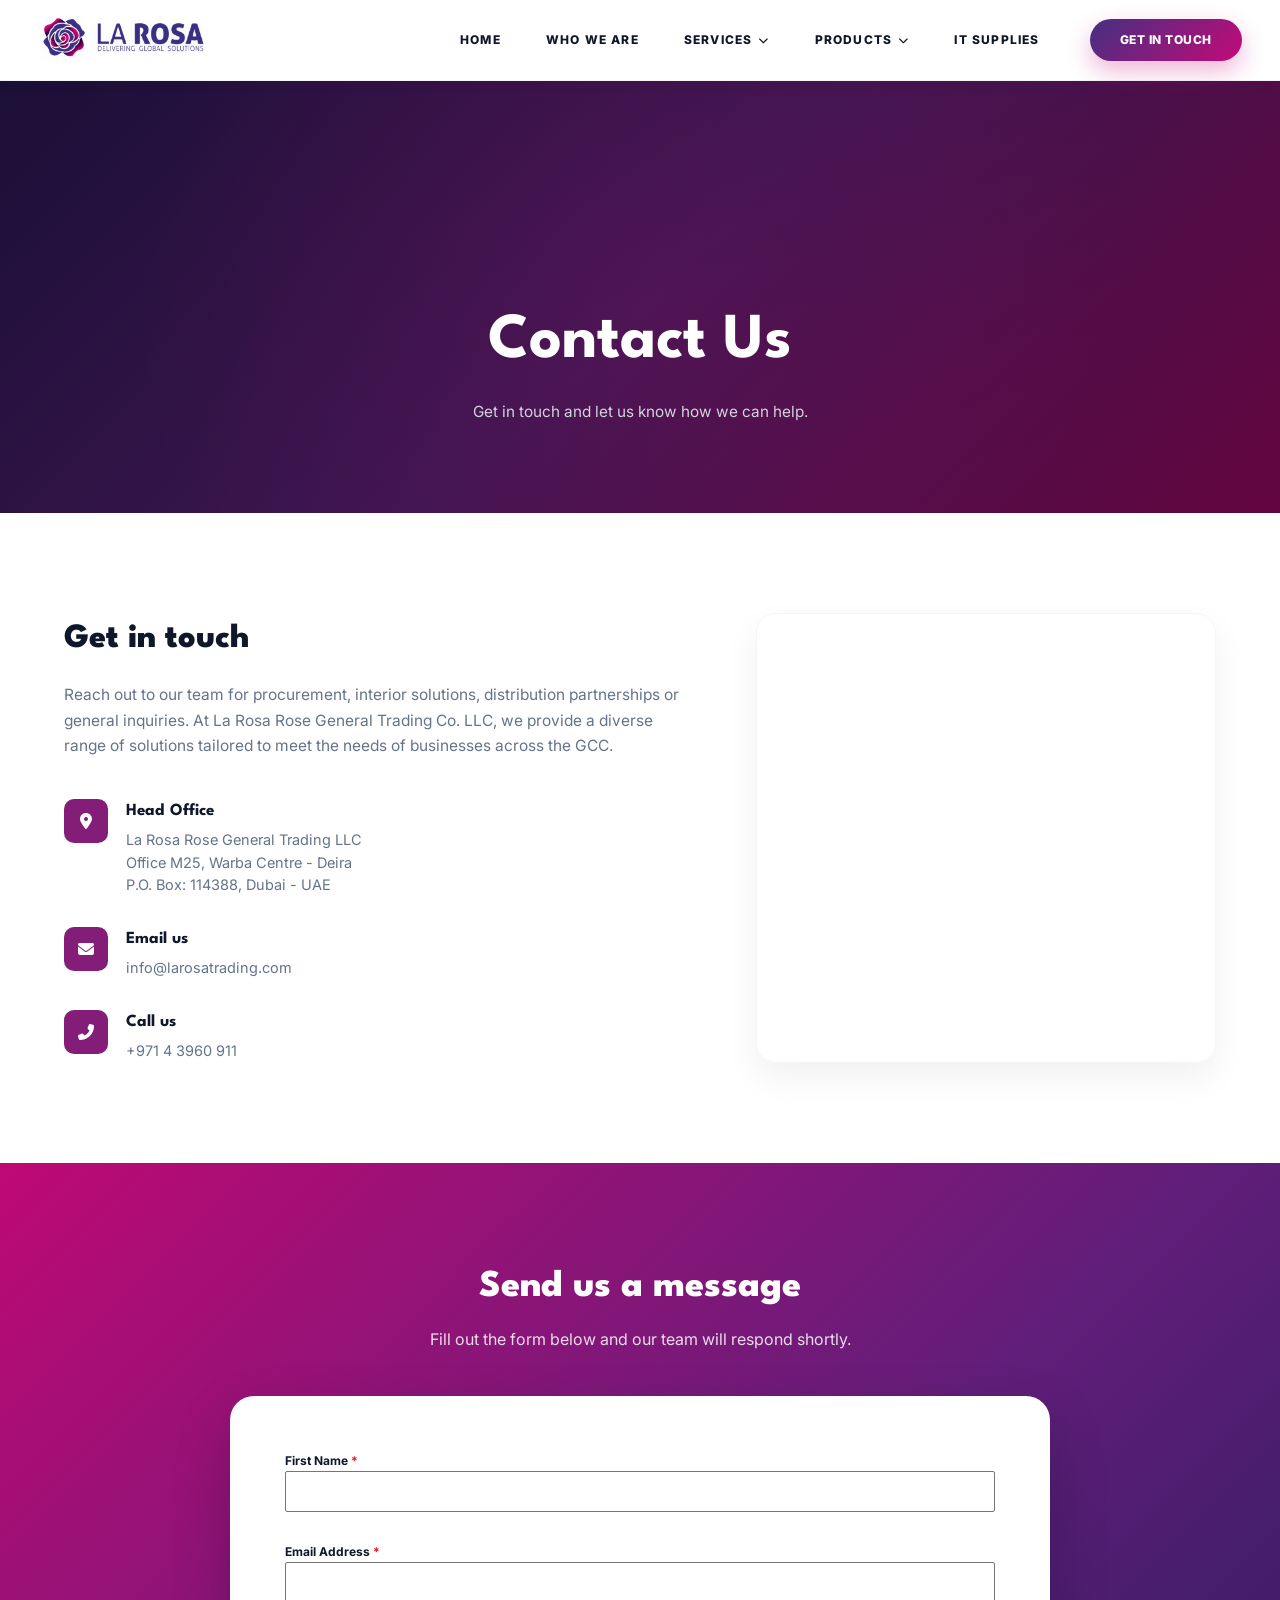
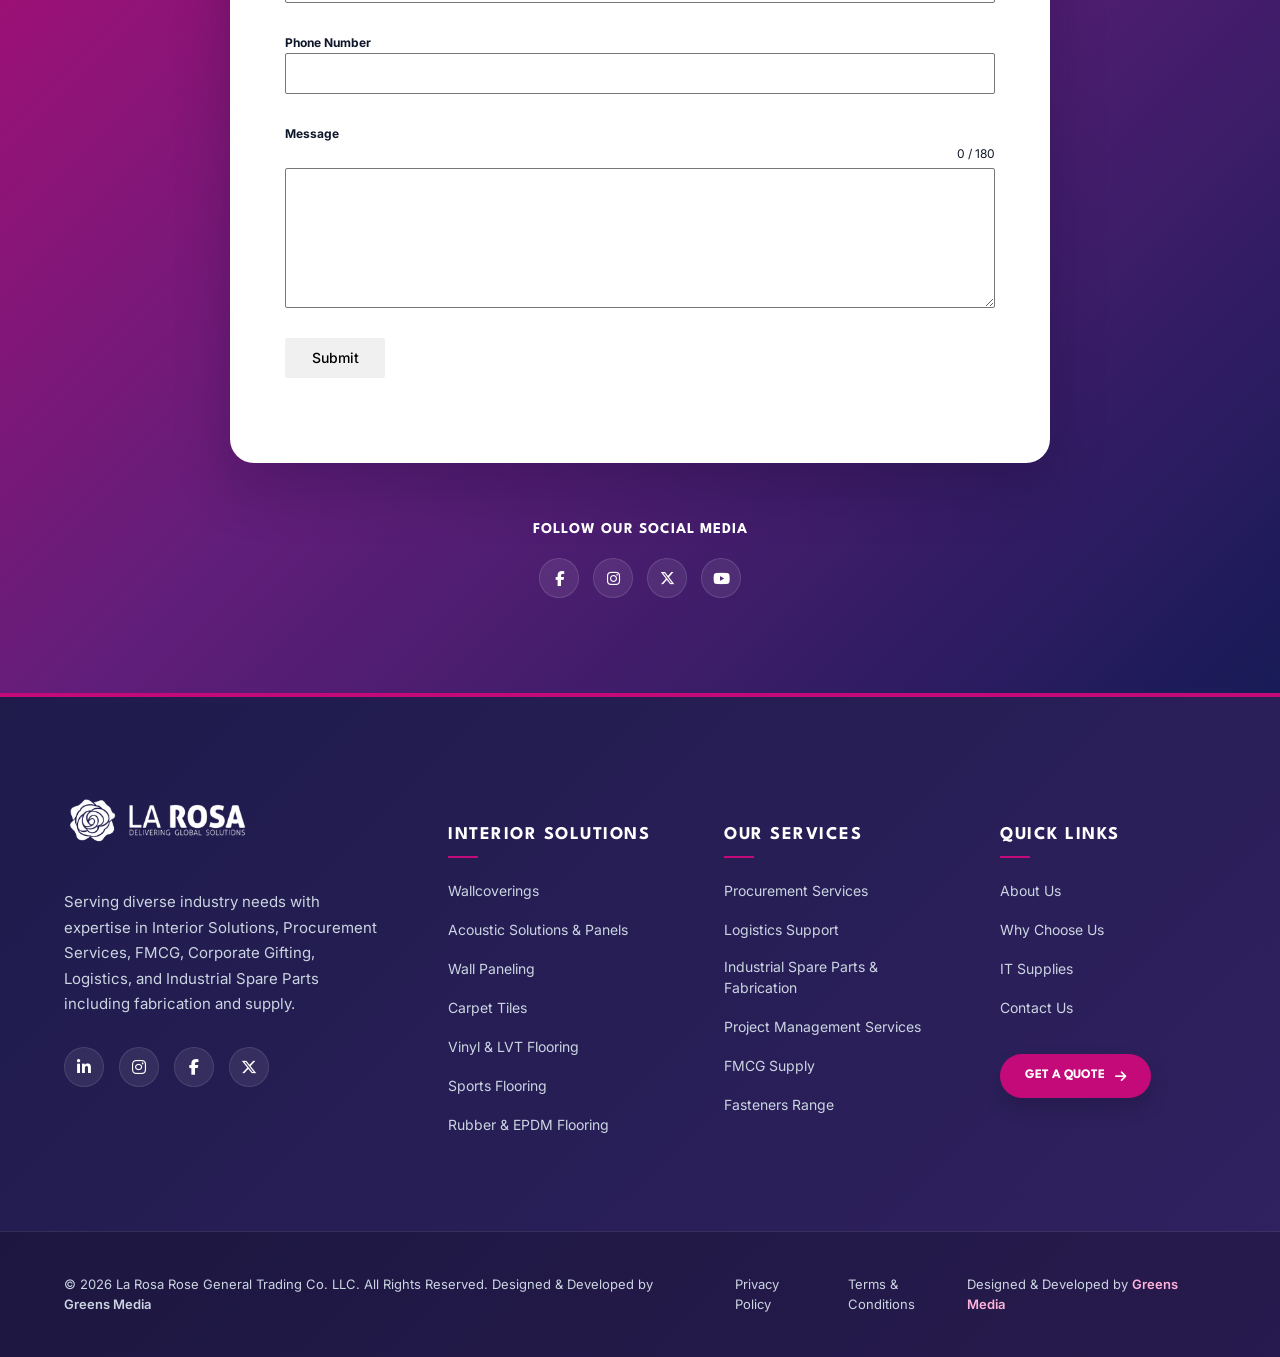
<file: contact-us/index.html>
<!DOCTYPE html>
<html lang="en">
<head>
<meta charset="UTF-8">
<meta name="viewport" content="width=device-width, initial-scale=1">
<title>Contact Us | La Rosa Rose General Trading</title>
<meta name="description" content="Get in touch with La Rosa Rose General Trading Co. LLC for quotes on interior solutions, procurement, FMCG supply and logistics.">
<link rel="canonical" href="https://larosatrading.com/contact-us/">
<meta property="og:type" content="website">
<meta property="og:site_name" content="La Rosa Rose General Trading">
<meta property="og:title" content="Contact Us | La Rosa Rose General Trading">
<meta property="og:description" content="Get in touch with La Rosa Rose General Trading Co. LLC for quotes on interior solutions, procurement, FMCG supply and logistics.">
<meta property="og:url" content="https://larosatrading.com/contact-us/">
<meta property="og:image" content="https://larosatrading.com/assets/img/larosa-logo.webp">
<meta name="theme-color" content="#6a1b9a">
<link rel="icon" type="image/png" href="/assets/favicon.png">
<link rel="apple-touch-icon" href="/assets/favicon.png">
<link rel="preconnect" href="https://fonts.googleapis.com">
<link rel="preconnect" href="https://fonts.gstatic.com" crossorigin>
<link rel="preconnect" href="https://cdnjs.cloudflare.com" crossorigin>
<link rel="preload" as="image" href="/assets/img/larosa-logo.webp">
<link rel="stylesheet" href="https://fonts.googleapis.com/css2?family=Inter:wght@300;400;500;600;700;800&family=League+Spartan:wght@600;700;800;900&display=swap">
<link rel="stylesheet" href="https://cdnjs.cloudflare.com/ajax/libs/font-awesome/6.5.1/css/all.min.css" media="print" onload="this.media='all'">
<noscript><link rel="stylesheet" href="https://cdnjs.cloudflare.com/ajax/libs/font-awesome/6.5.1/css/all.min.css"></noscript>
<link rel="stylesheet" href="/assets/base.css">
</head>
<body class="page-contact">
<div class="lr-w">
<div class="lr-nav-wrapper" id="lrMasterNavBreakout">
    <div class="lr-header">
        <div class="lr-container">
            
            <div class="lr-logo">
                <a href="/">
                    <img decoding="async" src="/assets/img/larosa-logo.webp" alt="La Rosa Rose General Trading Co. LLC">
                </a>
            </div>

            <div class="lr-nav-terminal">
                <nav class="lr-desktop-nav">
                    <ul class="lr-nav-list">
                        <li><a href="/" class="lr-link">Home</a></li>
                        <li><a href="/who-we-are/" class="lr-link">Who We Are</a></li>

                        <li class="lr-has-dropdown">
                            <a href="/services/" class="lr-link">Services <i class="fas fa-chevron-down"></i></a>
                            <ul class="lr-normal-dropdown">
                                <li>
                                    <a href="/services/#procurement" class="lr-hash-trigger">
                                        <i class="fas fa-briefcase"></i> Procurement Services
                                    </a>
                                </li>
                                <li>
                                    <a href="/services/#project-management" class="lr-hash-trigger">
                                        <i class="fas fa-clipboard-check"></i> Project Management
                                    </a>
                                </li>
                                <li>
                                    <a href="/services/#logistics" class="lr-hash-trigger">
                                        <i class="fas fa-shipping-fast"></i> Logistics Support
                                    </a>
                                </li>
                                <li>
                                    <a href="/services/#fabrication" class="lr-hash-trigger">
                                        <i class="fas fa-tools"></i> Industrial Fabrication
                                    </a>
                                </li>
                            </ul>
                        </li>

                        <li class="lr-has-dropdown">
                            <a href="/products/" class="lr-link">Products <i class="fas fa-chevron-down"></i></a>
                            <ul class="lr-normal-dropdown">
                                <li>
                                    <a href="/products/#lrs-v9-cat-interiors" class="lr-hash-trigger">
                                        <i class="fas fa-layer-group"></i> Interior Solutions
                                    </a>
                                </li>
                                <li>
                                    <a href="/products/#lrs-v9-cat-fmcg" class="lr-hash-trigger">
                                        <i class="fas fa-shopping-basket"></i> FMCG Supply
                                    </a>
                                </li>
                                <li>
                                    <a href="/products/#lrs-v9-cat-fasteners" class="lr-hash-trigger">
                                        <i class="fas fa-screwdriver-wrench"></i> Fasteners Range
                                    </a>
                                </li>
                            </ul>
                        </li>
                        <li><a href="/it-supplies/" class="lr-link">IT Supplies</a></li>
                    </ul>
                </nav>

                <a href="/contact-us/" class="lr-cta">Get In Touch</a>
            </div>

            <div class="lr-ham-trigger" id="lrHamBtn">
                <span></span>
                <span></span>
                <span></span>
            </div>
        </div>
    </div>

    <div class="lr-drawer" id="lrMobileDrawer">
        <div class="lr-drawer-header">
            <img decoding="async" src="/assets/img/larosa-logo.webp" alt="Logo">
            <button class="lr-close-btn" id="lrCloseBtn"><i class="fas fa-times"></i></button>
        </div>
        <ul class="lr-drawer-links">
            <li><a href="/" class="lr-bold-link">Home</a></li>
            <li><a href="/who-we-are/" class="lr-bold-link">Who We Are</a></li>
            
            <li class="lr-m-parent">
                <div class="lr-m-toggle">Services <i class="fas fa-chevron-right"></i></div>
                <ul class="lr-m-child">
                    <li><a href="/services/#procurement" class="lr-hash-trigger"><i class="fas fa-briefcase mobile-icon"></i> Procurement Services</a></li>
                    <li><a href="/services/#project-management" class="lr-hash-trigger"><i class="fas fa-clipboard-check mobile-icon"></i> Project Management</a></li>
                    <li><a href="/services/#logistics" class="lr-hash-trigger"><i class="fas fa-shipping-fast mobile-icon"></i> Logistics Support</a></li>
                    <li><a href="/services/#fabrication" class="lr-hash-trigger"><i class="fas fa-tools mobile-icon"></i> Industrial Fabrication</a></li>
                </ul>
            </li>

            <li class="lr-m-parent">
                <div class="lr-m-toggle">Products <i class="fas fa-chevron-right"></i></div>
                <ul class="lr-m-child">
                    <li><a href="/products/#lrs-v9-cat-interiors" class="lr-hash-trigger"><i class="fas fa-layer-group mobile-icon"></i> Interior Solutions</a></li>
                    <li><a href="/products/#lrs-v9-cat-fmcg" class="lr-hash-trigger"><i class="fas fa-shopping-basket mobile-icon"></i> FMCG Supply</a></li>
                    <li><a href="/products/#lrs-v9-cat-fasteners" class="lr-hash-trigger"><i class="fas fa-screwdriver-wrench mobile-icon"></i> Fasteners Range</a></li>
                </ul>
            </li>
        <li><a href="/it-supplies/" class="lr-bold-link">IT Supplies</a></li>
        </ul>
        
        <a href="/contact-us/" class="lr-drawer-cta">Get In Touch</a>
    </div>
    <div class="lr-overlay" id="lrOverlay"></div>
</div>

<style>
    :root {
        --purple: #433081;
        --pink: #C40A78;
        --dark: #0f172a;
        --font-h: 'League Spartan', sans-serif;
        --font-b: 'Inter', sans-serif;
        --header-h: 80px;
        --glass-header: rgba(255, 255, 255, 0.4); 
        --glass-border: rgba(255, 255, 255, 0.45);
    }

    /* MASTER THEME RESET OVERRIDES */
    html, body, #page, #wrapper, .site, .site-header, .theme-container {
        padding-top: 0 !important;
        margin-top: 0 !important;
    }

    /* AUTOMATIC VIEWPORT RECONCILIATION BAR */
    body:not(.elementor-editor-active) {
        padding-top: 80px !important; 
    }

    /* --- BREAKOUT ROOT ENGINE LAYER --- */
    .lr-nav-wrapper { 
        font-family: var(--font-b); 
        position: fixed !important; 
        top: 0 !important; 
        left: 0 !important; 
        width: 100% !important; 
        height: 0 !important; 
        z-index: 9999999999 !important; 
        pointer-events: none !important; 
        display: block !important;
        opacity: 1 !important;
        visibility: visible !important;
        background: transparent !important;
    }

    /* DEFAULT STATE: At the top of the page (Square, Full-width, Flush) */
    .lr-header {
        position: absolute !important; 
        top: 0 !important; 
        left: 50% !important; 
        transform: translateX(-50%) !important;
        width: 100% !important; 
        height: var(--header-h) !important; 
        background: rgba(255, 255, 255, 0.85) !important; /* Slightly solid at top for contrast */
        backdrop-filter: blur(20px) saturate(180%) !important; 
        -webkit-backdrop-filter: blur(20px) saturate(180%) !important;
        border-bottom: 1px solid var(--glass-border) !important;
        border-left: none !important;
        border-right: none !important;
        border-top: none !important;
        border-radius: 0px !important;
        display: flex !important; 
        align-items: center !important; 
        box-shadow: 0 4px 20px rgba(0, 0, 0, 0.02) !important;
        transition: all 0.45s cubic-bezier(0.25, 1, 0.5, 1) !important; /* Smooth morphing physics */
        pointer-events: auto !important; 
        visibility: visible !important;
        opacity: 1 !important;
    }

    /* SCROLLED MORPHED STATE: Floating Rounded Glass Pill Capsule */
    .lr-header.lr-scrolled {
        top: 20px !important;
        width: 95% !important;
        background: var(--glass-header) !important;
        backdrop-filter: blur(25px) saturate(180%) !important;
        border: 1px solid var(--glass-border) !important;
        border-radius: 100px !important;
        box-shadow: 0 15px 40px rgba(0, 0, 0, 0.15) !important;
    }

    /* WORDPRESS ADMIN BAR COMPENSATION */
    body.admin-bar .lr-header { top: 32px !important; }
    body.admin-bar .lr-header.lr-scrolled { top: 52px !important; }
    
    @media (max-width: 782px) {
        body.admin-bar .lr-header { top: 46px !important; }
        body.admin-bar .lr-header.lr-scrolled { top: 66px !important; }
    }

    .lr-container, .lr-logo, .lr-logo a, .lr-nav-terminal, .lr-desktop-nav, .lr-nav-list {
        background: transparent !important;
    }

    .lr-container { width: 94%; max-width: 1700px; margin: 0 auto; display: flex; justify-content: space-between; align-items: center; }
    .lr-logo img { height: 42px; width: auto; filter: drop-shadow(0 2px 5px rgba(0,0,0,0.05)); background: transparent !important; }

    .lr-nav-terminal { display: flex; align-items: center; gap: 50px; margin-left: auto; }
    .lr-nav-list { display: flex; align-items: center; list-style: none; gap: 45px; margin: 0; padding: 0; }
    .lr-nav-list > li { position: relative; padding: 15px 0; }
    
    .lr-link { 
        text-decoration: none; color: var(--dark); font-weight: 800; 
        font-size: 12px; text-transform: uppercase; letter-spacing: 1.2px; 
        display: flex; align-items: center; gap: 6px; transition: 0.3s; 
    }
    .lr-link:hover { color: var(--pink); }
    .lr-link i { font-size: 10px; transition: transform 0.3s ease; }
    .lr-has-dropdown:hover .lr-link i { transform: rotate(180deg); }

    /* DROP DOWNS */
    .lr-normal-dropdown {
        position: absolute; top: 100%; left: 50%; transform: translateX(-50%) translateY(15px);
        width: 270px; background: rgba(255, 255, 255, 0.98); backdrop-filter: blur(20px);
        border: 1px solid rgba(15, 23, 42, 0.08); border-radius: 16px;
        box-shadow: 0 20px 45px rgba(15, 23, 42, 0.12); list-style: none; padding: 12px 0; margin: 0;
        visibility: hidden; opacity: 0; transition: opacity 0.3s ease, transform 0.3s cubic-bezier(0.25, 1, 0.5, 1), visibility 0.3s;
    }
    .lr-has-dropdown:hover .lr-normal-dropdown { visibility: visible; opacity: 1; transform: translateX(-50%) translateY(5px); }
    .lr-normal-dropdown li { width: 100%; }
    .lr-normal-dropdown li a { display: flex; align-items: center; gap: 12px; padding: 12px 24px; text-decoration: none; color: #334155; font-size: 13.5px; font-weight: 600; letter-spacing: 0.3px; transition: all 0.25s ease; background: transparent !important; }
    .lr-normal-dropdown li a i { font-size: 14px; color: var(--purple); width: 18px; text-align: center; transition: all 0.25s ease; background: transparent !important; }
    .lr-normal-dropdown li a:hover { background-color: #f8fafc !important; color: var(--pink); }
    .lr-normal-dropdown li a:hover i { color: var(--pink); transform: scale(1.1); }

    /* CTA BUTTON */
    .lr-cta { 
        background: linear-gradient(135deg, var(--purple) 0%, var(--pink) 100%); 
        color: #fff !important; padding: 12px 30px; border-radius: 50px; text-transform: uppercase; font-weight: 800; font-size: 12px; letter-spacing: 0.5px;
        text-decoration: none; box-shadow: 0 10px 25px rgba(196, 10, 120, 0.3); transition: transform 0.3s ease, box-shadow 0.3s ease;
    }
    .lr-cta:hover { transform: translateY(-2px); box-shadow: 0 12px 30px rgba(196, 10, 120, 0.45); }

    /* MOBILE DRAWER STYLES */
    .lr-drawer {
        position: fixed; top: 0; right: -100%; width: 340px; height: 100vh; background: rgba(255, 255, 255, 0.98); backdrop-filter: blur(15px);
        z-index: 10000000; transition: 0.5s cubic-bezier(0.19, 1, 0.22, 1); padding: 40px; display: flex; flex-direction: column; overflow-y: auto; pointer-events: auto;
    }
    .lr-drawer.active { right: 0; }
    .lr-close-btn { width: 45px; height: 45px; background: rgba(15, 23, 42, 0.05); border: none; border-radius: 50%; display: flex; align-items: center; justify-content: center; cursor: pointer; font-size: 16px; transition: all 0.3s ease; }
    .lr-close-btn:hover { transform: rotate(90deg); background: var(--pink); color: #fff; }
    .lr-drawer-header { display: flex; justify-content: space-between; align-items: center; margin-bottom: 40px; }
    .lr-drawer-header img { height: 35px; background: transparent !important; }
    .lr-drawer-links { list-style: none; padding: 0; flex-grow: 1; margin: 0; }
    .lr-drawer-links > li { margin-bottom: 25px; border-bottom: 1px solid #f1f5f9; padding-bottom: 15px; }
    .lr-bold-link { font-family: var(--font-h); font-size: 20px; font-weight: 800; text-decoration: none; color: var(--dark); text-transform: uppercase; }
    .lr-m-toggle { font-family: var(--font-h); font-size: 20px; font-weight: 800; color: var(--dark); text-transform: uppercase; display: flex; justify-content: space-between; align-items: center; cursor: pointer; }
    .lr-m-toggle i { font-size: 14px; transition: transform 0.4s ease; color: var(--purple); }
    .lr-m-child { list-style: none; padding-left: 0; margin-top: 0; max-height: 0; opacity: 0; overflow: hidden; transition: all 0.4s cubic-bezier(0.25, 1, 0.5, 1); }
    .lr-m-child li { margin: 12px 0; }
    .lr-m-child li a { font-family: var(--font-b); font-size: 14px; font-weight: 600; color: #475569; display: flex; align-items: center; gap: 10px; text-decoration: none; transition: color 0.2s ease; background: transparent !important; }
    .lr-m-child li a:hover { color: var(--pink); }
    .lr-m-child li a i.mobile-icon { color: var(--purple); font-size: 14px; width: 18px; text-align: center; background: transparent !important; }
    .lr-m-active > .lr-m-child { max-height: 500px; opacity: 1; margin-top: 15px; padding-left: 10px; }
    .lr-m-active > .lr-m-toggle i { transform: rotate(90deg); color: var(--pink); }
    .lr-drawer-cta { display: block; text-align: center; background: linear-gradient(135deg, var(--purple) 0%, var(--pink) 100%); color: #fff !important; padding: 16px; border-radius: 50px; margin-top: 30px; font-family: var(--font-h); font-size: 16px !important; font-weight: 800; text-transform: uppercase; text-decoration: none; box-shadow: 0 10px 25px rgba(196, 10, 120, 0.2); }
    .lr-overlay { position: fixed; inset: 0; background: rgba(15, 23, 42, 0.3); backdrop-filter: blur(8px); z-index: 9999999; display: none; pointer-events: auto; }
    .lr-overlay.active { display: block; }

    .lr-ham-trigger { display: none; pointer-events: auto; background: transparent !important; }
    .lr-ham-trigger span { background: var(--purple) !important; }

    @media (max-width: 1150px) {
        .lr-nav-terminal { display: none; }
        .lr-ham-trigger { display: flex; cursor: pointer; width: 32px; height: 20px; flex-direction: column; justify-content: space-between; align-items: flex-end; z-index: 1000001; }
        .lr-ham-trigger span { display: block; width: 100%; height: 2px; background: var(--purple); border-radius: 10px; transition: 0.3s; }
        
        /* Dynamic scale properties matching mobile viewports */
        .lr-header.lr-scrolled { border-radius: 24px !important; top: 15px !important; width: 94% !important; }
    }
</style>

<script>
    (function() {
        const teleportNavigationToRootBody = () => {
            const masterWrapper = document.getElementById('lrMasterNavBreakout');
            if (masterWrapper && !document.body.classList.contains('elementor-editor-active')) {
                if (masterWrapper.parentElement !== document.body) {
                    const elementorParentSection = masterWrapper.closest('.elementor-section');
                    if (elementorParentSection) {
                        elementorParentSection.style.position = 'absolute';
                        elementorParentSection.style.width = '0';
                        elementorParentSection.style.height = '0';
                        elementorParentSection.style.padding = '0';
                        elementorParentSection.style.margin = '0';
                        elementorParentSection.style.overflow = 'hidden';
                        elementorParentSection.style.display = 'none';
                    }
                    document.body.insertBefore(masterWrapper, document.body.firstChild);
                }
            }
        };
        teleportNavigationToRootBody();

        const toggleMenu = () => {
            const btn = document.getElementById('lrHamBtn');
            const close = document.getElementById('lrCloseBtn');
            const drawer = document.getElementById('lrMobileDrawer');
            const overlay = document.getElementById('lrOverlay');
            
            const handleToggle = () => {
                if (!drawer || !overlay) return;
                drawer.classList.toggle('active');
                overlay.classList.toggle('active');
                document.body.style.overflow = drawer.classList.contains('active') ? 'hidden' : '';
            };

            if (btn) btn.onclick = handleToggle;
            if (close) close.onclick = handleToggle;
            if (overlay) overlay.onclick = handleToggle;

            document.querySelectorAll('.lr-m-toggle').forEach(toggle => {
                toggle.onclick = () => {
                    const parent = toggle.parentElement;
                    const isOpen = parent.classList.contains('lr-m-active');
                    document.querySelectorAll('.lr-m-parent').forEach(p => p.classList.remove('lr-m-active'));
                    if(!isOpen) parent.classList.add('lr-m-active');
                };
            });
            
            document.querySelectorAll('.lr-hash-trigger').forEach(link => {
                link.addEventListener('click', function(e) {
                    const currentUrlPath = window.location.pathname;
                    const targetUrlObj = new URL(this.href, window.location.origin);
                    
                    if (currentUrlPath === targetUrlObj.pathname) {
                        if (drawer && drawer.classList.contains('active')) handleToggle();
                    }
                });
            });
        };

        // SCROLL STATE MONITORING ENGINE
        // Dynamically applies or strips the scrolled styling states based on viewport thresholds
        const initScrollTracker = () => {
            const masterWrapper = document.getElementById('lrMasterNavBreakout');
            if (!masterWrapper) return;
            const headerElement = masterWrapper.querySelector('.lr-header');
            if (!headerElement) return;

            const evaluateScrollState = () => {
                if (window.scrollY > 15) {
                    headerElement.classList.add('lr-scrolled');
                } else {
                    headerElement.classList.remove('lr-scrolled');
                }
            };

            window.addEventListener('scroll', evaluateScrollState, { passive: true });
            evaluateScrollState(); // Execute initialization check instantly on render
        };

        if (document.readyState === 'loading') {
            document.addEventListener('DOMContentLoaded', () => {
                teleportNavigationToRootBody();
                toggleMenu();
                initScrollTracker();
            });
        } else {
            toggleMenu();
            initScrollTracker();
        }
    })();
</script>
</div>
<div class="lr-w">
<style>
    html, body, .elementor-page, .elementor-template-canvas, .elementor-default { 
        overflow-x: clip !important; 
        max-width: 100vw !important; 
        margin: 0 !important; 
        padding: 0 !important; 
    }
    .lrs-cite-hidden { display: none !important; }
</style>

<main class="lrs-contact-master-wrapper">

    <section class="lrs-ct-hero">
        <div class="lrs-ct-hero-overlay"></div>
        <div class="lrs-ct-hero-content">
            <h1 class="lrs-ct-hero-title">Contact Us</h1>
            <p class="lrs-ct-hero-sub">Get in touch and let us know how we can help.</p>
        </div>
    </section>

    <section class="lrs-ct-info-map-section">
        <div class="lrs-ct-container">
            <div class="lrs-ct-info-grid">
                
                <div class="lrs-ct-info-col">
                    <h2 class="lrs-ct-section-title">Get in touch</h2>
                    <p class="lrs-ct-paragraph">
                        Reach out to our team for procurement, interior solutions, distribution partnerships or general inquiries. At La Rosa Rose General Trading Co. LLC, we provide a diverse range of solutions tailored to meet the needs of businesses across the GCC.
                    </p>

                    <div class="lrs-ct-details-list">
                        <div class="lrs-ct-detail-item">
                            <div class="lrs-ct-icon-box"><i class="fas fa-map-marker-alt"></i></div>
                            <div class="lrs-ct-detail-text">
                                <h3>Head Office</h3>
                                <p>
                                    La Rosa Rose General Trading LLC<br>
                                    Office M25, Warba Centre - Deira<br>
                                    P.O. Box: 114388, Dubai - UAE
                                </p>
                            </div>
                        </div>

                        <div class="lrs-ct-detail-item">
                            <div class="lrs-ct-icon-box"><i class="fas fa-envelope"></i></div>
                            <div class="lrs-ct-detail-text">
                                <h3>Email us</h3>
                                <p><a href="mailto:info@larosatrading.com">info@larosatrading.com</a></p>
                            </div>
                        </div>

                        <div class="lrs-ct-detail-item">
                            <div class="lrs-ct-icon-box"><i class="fas fa-phone-alt"></i></div>
                            <div class="lrs-ct-detail-text">
                                <h3>Call us</h3>
                                <p><a href="tel:+97143960911">+971 4 3960 911</a></p>
                            </div>
                        </div>
                    </div>
                </div>

                <div class="lrs-ct-map-col">
                    <div class="lrs-ct-map-wrapper">
                        <iframe src="https://maps.google.com/maps?q=Warba%20Centre%20Deira%20Dubai&t=&z=13&ie=UTF8&iwloc=&output=embed" width="100%" height="100%" style="border:0;" allowfullscreen="" loading="lazy" referrerpolicy="no-referrer-when-downgrade"></iframe>
                    </div>
                </div>

            </div>
        </div>
    </section>

    <section class="lrs-ct-form-section">
        <div class="lrs-ct-container">
            
            <div class="lrs-ct-form-header">
                <h2>Send us a message</h2>
                <p>Fill out the form below and our team will respond shortly.</p>
            </div>

            <div class="lrs-ct-form-card">
                <form class="lr-cf" id="lrContactForm" novalidate>
  <div class="lr-cf-row"><label class="lr-cf-label" for="lr-cf-name">First Name <span class="lr-cf-req">*</span></label><input class="lr-cf-input" type="text" id="lr-cf-name" name="name" autocomplete="name" required></div>
  <div class="lr-cf-row"><label class="lr-cf-label" for="lr-cf-email">Email Address <span class="lr-cf-req">*</span></label><input class="lr-cf-input" type="email" id="lr-cf-email" name="email" autocomplete="email" required></div>
  <div class="lr-cf-row"><label class="lr-cf-label" for="lr-cf-phone">Phone Number</label><input class="lr-cf-input" type="tel" id="lr-cf-phone" name="phone" autocomplete="tel"></div>
  <div class="lr-cf-row"><label class="lr-cf-label" for="lr-cf-msg">Message</label><span class="lr-cf-desc"><span id="lrCfCount">0</span> / 180</span><textarea class="lr-cf-input lr-cf-ta" id="lr-cf-msg" name="message" maxlength="180"></textarea></div>
  <div class="lr-cf-row lr-cf-last"><button type="submit" class="lr-cf-btn">Submit</button><div class="lr-cf-msg" role="alert" aria-live="polite"></div></div>
</form>
<style>
  .lr-cf { font-family: Inter, sans-serif; color: #0f172a; }
  .lr-cf-row { margin: 0 0 30px; }
  .lr-cf-label { display: block; font-size: 12px; font-weight: 700; line-height: 1.7; }
  .lr-cf-req { color: #e51919; }
  .lr-cf-desc { display: block; text-align: right; font-size: 12px; line-height: 18px; margin-bottom: 5px; }
  .lr-cf-input { display: block; width: 100%; font: 16px/1.3 Inter, sans-serif; color: #000; background: #fff; border: 1px solid #767676; border-radius: 2px; padding: 9px; margin: 0; }
  .lr-cf-input:focus { outline: 2px solid #6a1b9a; outline-offset: 0; }
  .lr-cf-input.lr-cf-invalid { border-color: #e51919; }
  .lr-cf-ta { min-height: 140px; height: 140px; resize: vertical; }
  .lr-cf-btn { font: 500 14px/1.45 Inter, sans-serif; color: #000; background: #f0f0f0; border: 0; border-radius: 2px; padding: 10px; min-width: 100px; cursor: pointer; }
  .lr-cf-btn:hover { background: #e2e2e2; }
  .lr-cf-btn[disabled] { opacity: .6; cursor: wait; }
  .lr-cf-hp { position: absolute; left: -9999px; width: 1px; height: 1px; opacity: 0; }
  .lr-cf-msg { margin-top: 15px; font-size: 14px; line-height: 1.5; }
  .lr-cf-msg:empty { display: none; }
  .lr-cf-msg.ok { color: #15803d; } .lr-cf-msg.err { color: #e51919; }
</style>
<script src="/assets/form-config.js"></script>
<script src="/assets/contact-form.js"></script>
            </div>

            <div class="lrs-ct-socials-wrap">
                <h3>Follow our social media</h3>
                <div class="lrs-ct-social-icons">
                    <a href="#" aria-label="Facebook"><i class="fab fa-facebook-f"></i></a>
                    <a href="#" aria-label="Instagram"><i class="fab fa-instagram"></i></a>
                    <a href="#" aria-label="Twitter"><i class="fab fa-x-twitter"></i></a>
                    <a href="#" aria-label="YouTube"><i class="fab fa-youtube"></i></a>
                </div>
            </div>

        </div>
    </section>

</main>

<style>
    .lrs-contact-master-wrapper {
        --lrs-brand-purple: #433081;
        --lrs-brand-pink: #C40A78;
        --lrs-gradient-start: #be0974;
        --lrs-gradient-mid: #611e7a;
        --lrs-gradient-end: #171b56;
        --lrs-slate-dark: #0f172a;
        --lrs-slate-muted: #64748b;
        --lrs-input-bg: #ffffff;
        
        width: 100%;
        background-color: #ffffff;
        font-family: 'Inter', sans-serif;
        color: var(--lrs-slate-dark);
        overflow-x: clip !important;
    }

    .lrs-ct-container { width: 90%; max-width: 1200px; margin: 0 auto; }

    .lrs-ct-hero {
        position: relative;
        background: linear-gradient(135deg, #1b0f37 0%, #3e1650 50%, #63053f 100%);
        padding: 214px 24px 90px 24px; 
        text-align: center;
    }
    .lrs-ct-hero-overlay { position: absolute; inset: 0; background: radial-gradient(circle at center, rgba(196, 10, 120, 0.12) 0%, transparent 75%); pointer-events: none; }
    .lrs-ct-hero-content { position: relative; z-index: 2; }
    .lrs-ct-hero-title { font-family: 'League Spartan', sans-serif; font-size: clamp(38px, 5vw, 64px); font-weight: 700; color: #ffffff; margin: 0 0 10px 0; }
    .lrs-ct-hero-sub { font-size: clamp(15px, 1.2vw, 18px); color: #d1d5db; margin: 0; font-weight: 400; }

    .lrs-ct-info-map-section { padding: 100px 0; background-color: #ffffff; }
    .lrs-ct-info-grid { display: grid; grid-template-columns: 1.15fr 0.85fr; gap: 70px; align-items: start; }
    .lrs-ct-section-title { font-family: 'League Spartan', sans-serif; font-size: 34px; font-weight: 800; color: var(--lrs-slate-dark); margin: 0 0 18px 0; }
    .lrs-ct-paragraph { font-size: 15.5px; line-height: 1.65; color: var(--lrs-slate-muted); margin-bottom: 40px; }
    .lrs-ct-details-list { display: flex; flex-direction: column; gap: 30px; }
    .lrs-ct-detail-item { display: flex; gap: 18px; align-items: flex-start; }
    .lrs-ct-icon-box { width: 44px; height: 44px; background-color: #831d77; color: #ffffff; border-radius: 10px; display: flex; align-items: center; justify-content: center; font-size: 16px; flex-shrink: 0; }
    .lrs-ct-detail-text h3 { font-family: 'League Spartan', sans-serif; font-size: 17px; font-weight: 700; color: var(--lrs-slate-dark); margin: 0 0 5px 0; }
    .lrs-ct-detail-text p { font-size: 14.5px; line-height: 1.55; color: var(--lrs-slate-muted); margin: 0; }
    .lrs-ct-detail-text a { color: var(--lrs-slate-muted); text-decoration: none; transition: color 0.25s ease; }
    .lrs-ct-detail-text a:hover { color: var(--lrs-brand-pink); }

    .lrs-ct-map-col { height: 100%; }
    .lrs-ct-map-wrapper { width: 100%; height: 100%; min-height: 410px; border-radius: 20px; overflow: hidden; box-shadow: 0 15px 35px rgba(15, 23, 42, 0.06); border: 1px solid rgba(15, 23, 42, 0.04); }

    .lrs-ct-form-section { background: linear-gradient(135deg, var(--lrs-gradient-start) 0%, var(--lrs-gradient-mid) 50%, var(--lrs-gradient-end) 100%); padding: 95px 0; }
    .lrs-ct-form-header { margin-bottom: 45px; text-align: center; }
    .lrs-ct-form-header h2 { font-family: 'League Spartan', sans-serif; font-size: 38px; font-weight: 800; color: #ffffff; margin: 0 0 12px 0; }
    .lrs-ct-form-header p { font-size: 16px; color: rgba(255, 255, 255, 0.85); margin: 0; }

    .lrs-ct-form-card { background-color: #ffffff; border-radius: 24px; padding: 55px; max-width: 820px; margin: 0 auto; box-shadow: 0 25px 55px rgba(10, 5, 30, 0.22); }
    .lrs-ct-socials-wrap { margin-top: 55px; text-align: center; }
    .lrs-ct-socials-wrap h3 { font-family: 'League Spartan', sans-serif; font-size: 15px; font-weight: 700; color: #ffffff; text-transform: uppercase; letter-spacing: 1px; margin: 0 0 18px 0; }
    .lrs-ct-social-icons { display: flex; justify-content: center; gap: 14px; }
    .lrs-ct-social-icons a { width: 40px; height: 40px; background-color: rgba(255, 255, 255, 0.08); color: #ffffff; border-radius: 50%; display: flex; align-items: center; justify-content: center; font-size: 15px; text-decoration: none; transition: all 0.25s ease; border: 1px solid rgba(255, 255, 255, 0.12); }
    .lrs-ct-social-icons a:hover { background-color: #ffffff; color: #731e6c; transform: translateY(-3px); }

    @media (max-width: 1024px) {
        .lrs-ct-info-grid { grid-template-columns: 1fr; gap: 45px; }
        .lrs-ct-map-col { min-height: 350px; }
        .lrs-ct-form-card { padding: 35px; }
    }
    @media (max-width: 768px) {
        .lrs-ct-hero { padding: 180px 16px 60px 16px; }
        .lrs-ct-info-map-section, .lrs-ct-form-section { padding: 55px 0; }
    }
</style>
</div>
<div class="lr-w">
<footer class="lr-footer">
    <div class="lr-footer-container">
        
        <div class="lr-footer-col lr-col-brand">
            <img loading="lazy" decoding="async" decoding="async" src="/assets/img/larosa-logo.webp" alt="La Rosa Global Solutions" class="lr-footer-logo">
            <p class="lr-brand-bio">
                Serving diverse industry needs with expertise in Interior Solutions, Procurement Services, FMCG, Corporate Gifting, Logistics, and Industrial Spare Parts including fabrication and supply.
            </p>
            <div class="lr-social-links">
                <a href="#" aria-label="LinkedIn"><i class="fab fa-linkedin-in"></i></a>
                <a href="#" aria-label="Instagram"><i class="fab fa-instagram"></i></a>
                <a href="#" aria-label="Facebook"><i class="fab fa-facebook-f"></i></a>
                <a href="#" aria-label="Twitter"><i class="fab fa-x-twitter"></i></a>
            </div>
        </div>

        <div class="lr-footer-col">
            <h4 class="lr-footer-h">Interior Solutions</h4>
            <ul class="lr-footer-links">
                <li><a href="/products/#lrs-v9-cat-interiors">Wallcoverings</a></li>
                <li><a href="/products/#lrs-v9-cat-interiors">Acoustic Solutions & Panels</a></li>
                <li><a href="/products/#lrs-v9-cat-interiors">Wall Paneling</a></li>
                <li><a href="/products/#lrs-v9-cat-interiors">Carpet Tiles</a></li>
                <li><a href="/products/#lrs-v9-cat-interiors">Vinyl & LVT Flooring</a></li>
                <li><a href="/products/#lrs-v9-cat-interiors">Sports Flooring</a></li>
                <li><a href="/products/#lrs-v9-cat-interiors">Rubber & EPDM Flooring</a></li>
            </ul>
        </div>

        <div class="lr-footer-col">
            <h4 class="lr-footer-h">Our Services</h4>
            <ul class="lr-footer-links">
                <li><a href="/services/#procurement">Procurement Services</a></li>
                <li><a href="/services/#logistics">Logistics Support</a></li>
                <li><a href="/services/#fabrication">Industrial Spare Parts & Fabrication</a></li>
                <li><a href="/services/#project-management">Project Management Services</a></li>
                <li><a href="/products/#lrs-v9-cat-fmcg">FMCG Supply</a></li>
                <li><a href="/products/#lrs-v9-cat-fasteners">Fasteners Range</a></li>
            </ul>
        </div>

        <div class="lr-footer-col">
            <h4 class="lr-footer-h">Quick Links</h4>
            <ul class="lr-footer-links">
                <li><a href="/who-we-are/">About Us</a></li>
                <li><a href="/#lrs-v8-section" class="lr-foot-hash-trigger">Why Choose Us</a></li>
                <li><a href="/it-supplies/">IT Supplies</a></li>
                <li><a href="/contact-us/">Contact Us</a></li>
            </ul>
            <a href="/contact-us/" class="lr-footer-cta">Get a Quote <i class="fas fa-arrow-right"></i></a>
        </div>

    </div>

    <div class="lr-footer-bottom">
        <div class="lr-bottom-container">
            <p>&copy; 2026 La Rosa Rose General Trading Co. LLC. All Rights Reserved. Designed &amp; Developed by <a href="https://greensmedia.co.in" target="_blank" rel="noopener" class="lr-credit">Greens Media</a></p>
            <div class="lr-bottom-legal">
                <a href="/privacy-policy/">Privacy Policy</a>
                <a href="/terms-conditions/">Terms & Conditions</a>
            </div>
            <div class="lr-bottom-credits">
                <p>Designed & Developed by <a href="https://greensmedia.co.in" target="_blank" rel="noopener">Greens Media</a></p>
            </div>
        </div>
    </div>
</footer>

<style>
    .lrs-cite-hidden { display: none !important; }

    .lr-footer {
        --f-purple: #433081;
        --f-pink: #C40A78;
        --f-white: #ffffff;
        --f-text: #cbd5e1;
        
        background: linear-gradient(135deg, #1e1b4b 0%, #312161 100%);
        padding: 100px 0 0 0;
        font-family: 'Inter', sans-serif;
        color: var(--f-text);
        border-top: 4px solid var(--f-pink);
    }

    .lr-footer-container {
        width: 90%;
        max-width: 1400px;
        margin: 0 auto;
        display: grid;
        grid-template-columns: 1.5fr 1fr 1fr 1fr;
        gap: 60px;
        padding-bottom: 80px;
    }

    .lr-footer-logo {
        height: 60px;
        width: auto;
        margin-bottom: 25px;
        filter: brightness(0) invert(1);
    }
    .lr-brand-bio {
        font-size: 15px;
        line-height: 1.7;
        margin-bottom: 30px;
        max-width: 320px;
    }
    .lr-social-links {
        display: flex;
        gap: 15px;
    }
    .lr-social-links a {
        width: 40px;
        height: 40px;
        background: rgba(255,255,255,0.08);
        color: var(--f-white);
        display: flex;
        align-items: center;
        justify-content: center;
        border-radius: 50%;
        text-decoration: none;
        transition: 0.3s ease;
        border: 1px solid rgba(255,255,255,0.1);
    }
    .lr-social-links a:hover {
        background: var(--f-pink);
        transform: translateY(-5px);
        border-color: var(--f-pink);
    }

    .lr-footer-h {
        font-family: 'League Spartan', sans-serif;
        color: var(--f-white);
        font-size: 18px;
        font-weight: 700;
        text-transform: uppercase;
        letter-spacing: 1.5px;
        margin-bottom: 30px;
        position: relative;
    }
    .lr-footer-h::after {
        content: '';
        position: absolute;
        left: 0;
        bottom: -10px;
        width: 30px;
        height: 2px;
        background: var(--f-pink);
    }

    .lr-footer-links { list-style: none; padding: 0; margin: 0; }
    .lr-footer-links li { margin-bottom: 15px; }
    .lr-footer-links a {
        text-decoration: none;
        color: var(--f-text);
        font-size: 14px;
        transition: 0.3s;
        display: inline-block;
    }
    .lr-footer-links a:hover {
        color: var(--f-white);
        transform: translateX(5px);
    }

    .lr-footer-cta {
        display: inline-flex;
        align-items: center;
        gap: 10px;
        margin-top: 20px;
        background: var(--f-pink);
        color: #fff;
        text-decoration: none;
        padding: 12px 25px;
        border-radius: 50px;
        font-family: 'League Spartan';
        font-weight: 700;
        font-size: 13px;
        text-transform: uppercase;
        transition: 0.3s;
        box-shadow: 0 10px 20px rgba(0,0,0,0.15);
    }
    .lr-footer-cta:hover {
        background: var(--f-white);
        color: var(--f-pink);
        transform: translateY(-3px);
    }

    .lr-footer-bottom {
        border-top: 1px solid rgba(255,255,255,0.1);
        padding: 30px 0;
        background: rgba(0,0,0,0.2);
    }
    .lr-bottom-container {
        width: 90%;
        max-width: 1400px;
        margin: 0 auto;
        display: flex;
        justify-content: space-between;
        align-items: center;
        font-size: 13px;
    }
    .lr-bottom-legal { display: flex; gap: 30px; }
    .lr-bottom-legal a { text-decoration: none; color: var(--f-text); transition: 0.3s; }
    .lr-bottom-legal a:hover { color: var(--f-white); }
    
    .lr-bottom-credits p { margin: 0; color: var(--f-text); }
    .lr-bottom-credits a { color: #ffb3d9; text-decoration: none; font-weight: 600; transition: color 0.2s; }
    .lr-bottom-credits a:hover { color: var(--f-white); }

    @media (max-width: 1100px) {
        .lr-footer-container { grid-template-columns: 1fr 1fr; gap: 40px; }
    }
    @media (max-width: 768px) {
        .lr-bottom-container { flex-direction: column; gap: 15px; text-align: center; }
    }
    @media (max-width: 600px) {
        .lr-footer-container { grid-template-columns: 1fr; text-align: center; }
        .lr-brand-bio { margin: 0 auto 30px; }
        .lr-social-links { justify-content: center; }
        .lr-footer-h::after { left: 50%; transform: translateX(-50%); }
    }
</style>

<script>
    (function() {
        document.addEventListener('DOMContentLoaded', () => {
            const hashTrigger = document.querySelector('.lr-foot-hash-trigger');
            if (!hashTrigger) return;

            hashTrigger.addEventListener('click', function(e) {
                const currentUrlPath = window.location.pathname;
                const targetUrlObj = new URL(this.href, window.location.origin);
                
                if (currentUrlPath === targetUrlObj.pathname || currentUrlPath === '/') {
                    const targetSection = document.getElementById('lrs-v8-section');
                    if (targetSection) {
                        e.preventDefault();
                        targetSection.scrollIntoView({ behavior: 'smooth', block: 'start' });
                        history.pushState(null, null, '#lrs-v8-section');
                    }
                }
            });
        });
    })();
</script>
</div>
</body>
</html>
</file>
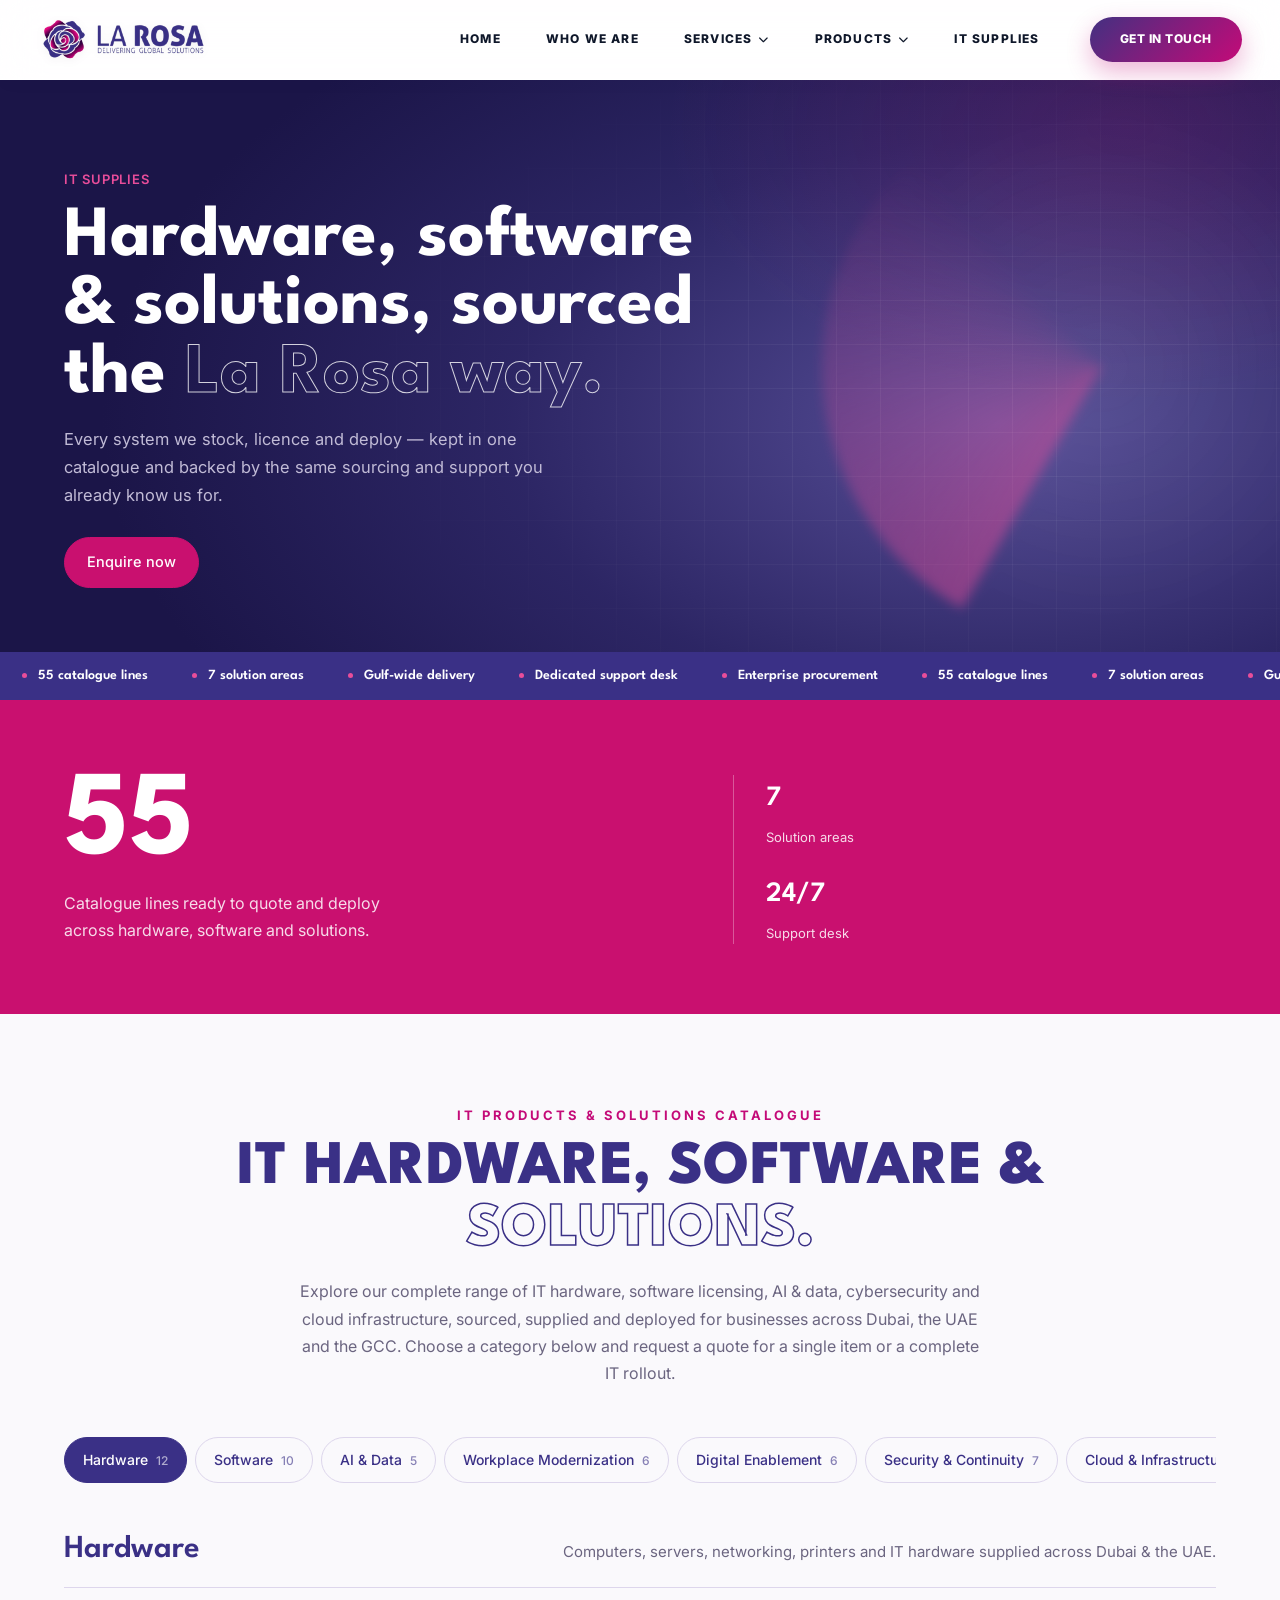
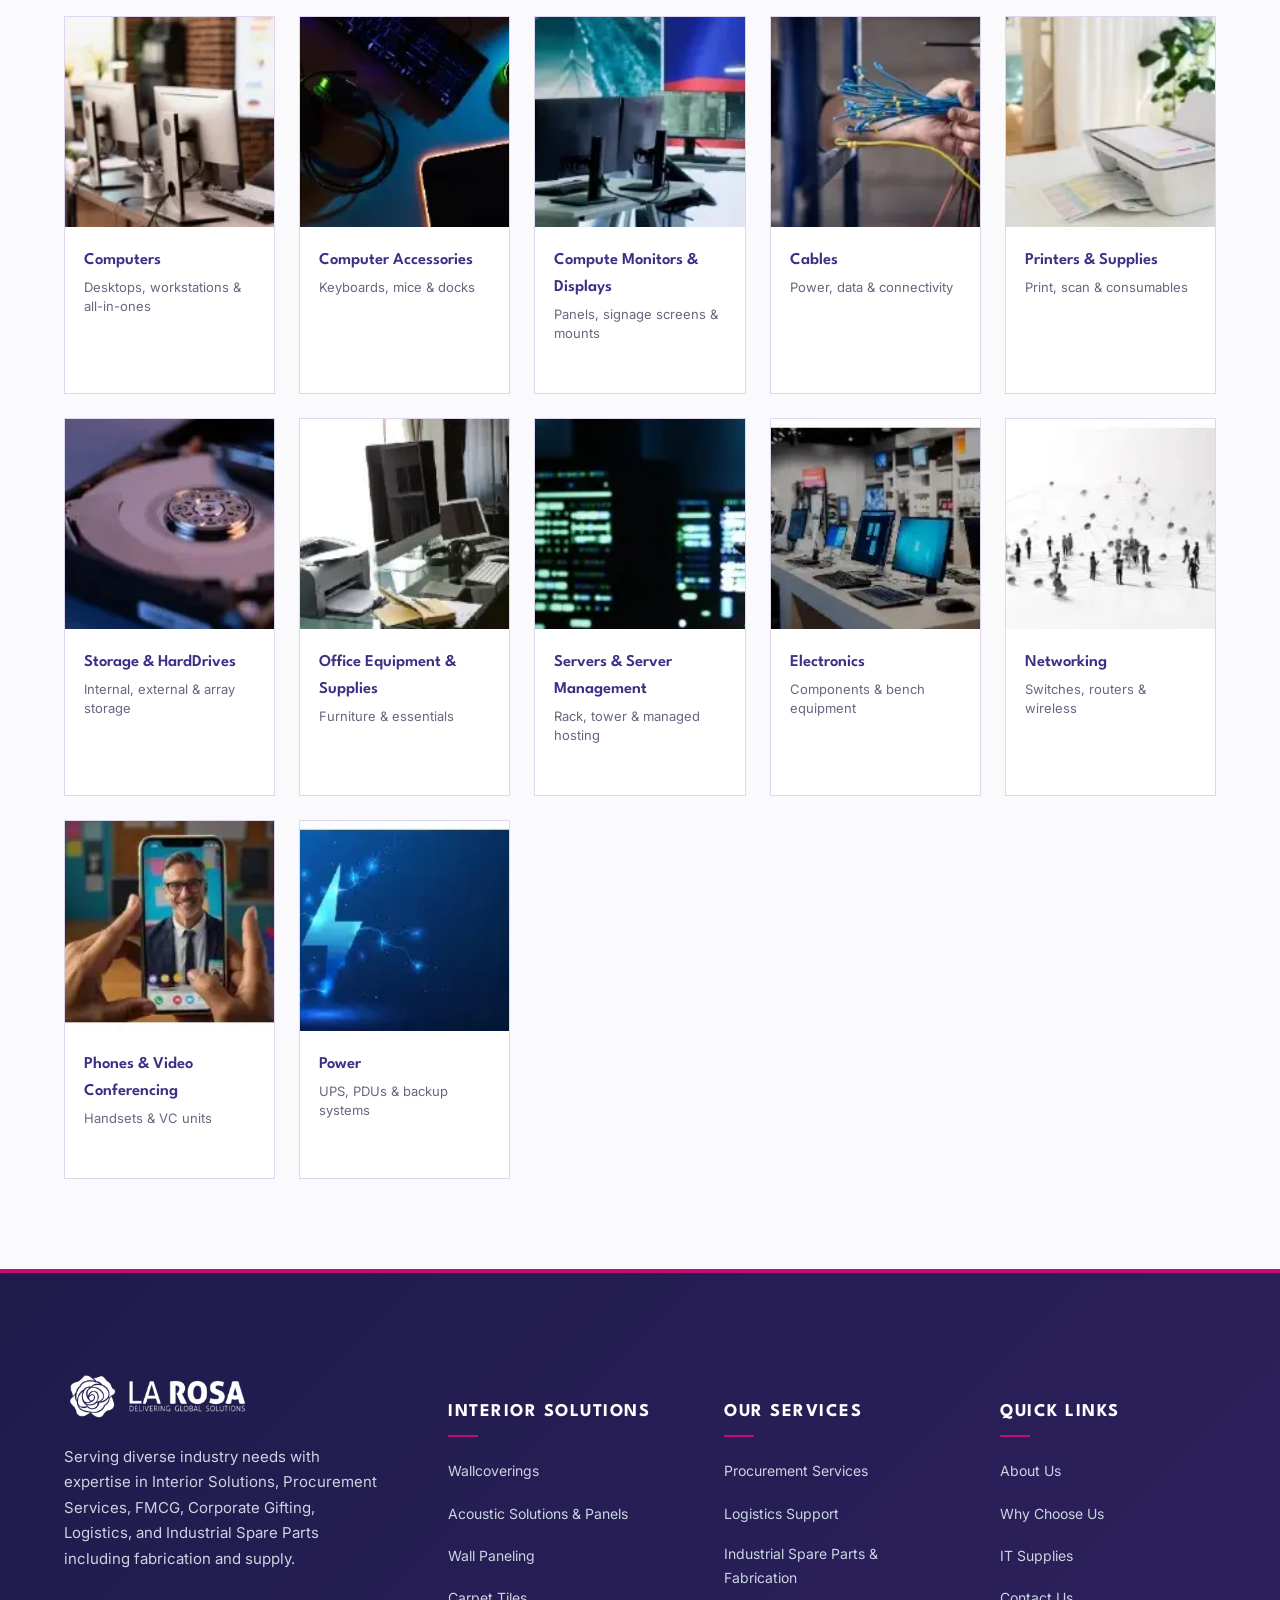
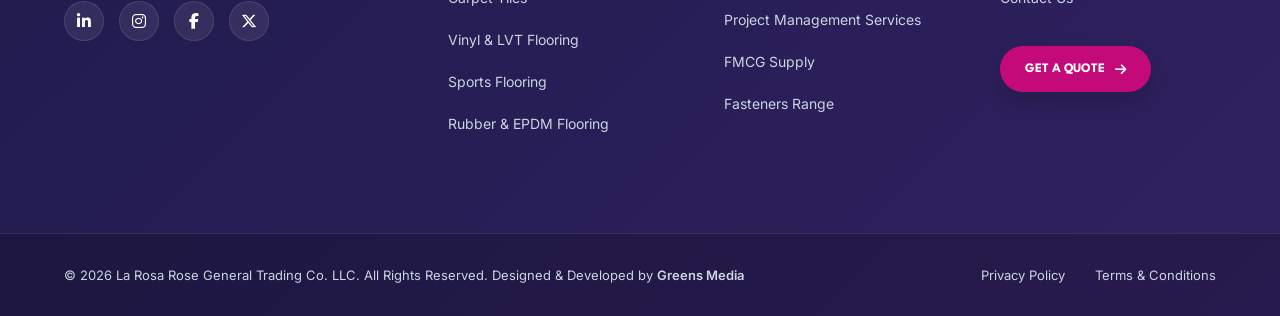
<file: it-supplies/index.html>
<!DOCTYPE html>
<html lang="en">
<head>
<meta charset="UTF-8">
<meta name="viewport" content="width=device-width, initial-scale=1">
<title>IT Supplies | La Rosa Rose General Trading</title>
<meta name="description" content="IT hardware, software and enterprise solutions supplied and deployed by La Rosa Rose General Trading Co. LLC.">
<link rel="canonical" href="https://larosatrading.com/it-supplies/">
<meta property="og:type" content="website">
<meta property="og:site_name" content="La Rosa Rose General Trading">
<meta property="og:title" content="IT Supplies | La Rosa Rose General Trading">
<meta property="og:description" content="IT hardware, software and enterprise solutions supplied and deployed by La Rosa Rose General Trading Co. LLC.">
<meta property="og:url" content="https://larosatrading.com/it-supplies/">
<meta property="og:image" content="https://larosatrading.com/assets/img/larosa-logo.webp">
<meta name="theme-color" content="#6a1b9a">
<link rel="icon" type="image/png" href="/assets/favicon.png">
<link rel="apple-touch-icon" href="/assets/favicon.png">
<link rel="preconnect" href="https://fonts.googleapis.com">
<link rel="preconnect" href="https://fonts.gstatic.com" crossorigin>
<link rel="preconnect" href="https://cdnjs.cloudflare.com" crossorigin>
<link rel="preload" as="image" href="/assets/img/larosa-logo.webp">
<link rel="stylesheet" href="https://fonts.googleapis.com/css2?family=Inter:wght@300;400;500;600;700;800&family=League+Spartan:wght@600;700;800;900&display=swap">
<link rel="stylesheet" href="https://cdnjs.cloudflare.com/ajax/libs/font-awesome/6.5.1/css/all.min.css" media="print" onload="this.media='all'">
<noscript><link rel="stylesheet" href="https://cdnjs.cloudflare.com/ajax/libs/font-awesome/6.5.1/css/all.min.css"></noscript>
<link rel="stylesheet" href="/assets/base.css">
</head>
<body class="page-it">
<div class="lr-w">
<div class="lr-nav-wrapper" id="lrMasterNavBreakout">
    <div class="lr-header">
        <div class="lr-container">
            
            <div class="lr-logo">
                <a href="/">
                    <img decoding="async" src="/assets/img/larosa-logo.webp" alt="La Rosa Rose General Trading Co. LLC">
                </a>
            </div>

            <div class="lr-nav-terminal">
                <nav class="lr-desktop-nav">
                    <ul class="lr-nav-list">
                        <li><a href="/" class="lr-link">Home</a></li>
                        <li><a href="/who-we-are/" class="lr-link">Who We Are</a></li>

                        <li class="lr-has-dropdown">
                            <a href="/services/" class="lr-link">Services <i class="fas fa-chevron-down"></i></a>
                            <ul class="lr-normal-dropdown">
                                <li>
                                    <a href="/services/#procurement" class="lr-hash-trigger">
                                        <i class="fas fa-briefcase"></i> Procurement Services
                                    </a>
                                </li>
                                <li>
                                    <a href="/services/#project-management" class="lr-hash-trigger">
                                        <i class="fas fa-clipboard-check"></i> Project Management
                                    </a>
                                </li>
                                <li>
                                    <a href="/services/#logistics" class="lr-hash-trigger">
                                        <i class="fas fa-shipping-fast"></i> Logistics Support
                                    </a>
                                </li>
                                <li>
                                    <a href="/services/#fabrication" class="lr-hash-trigger">
                                        <i class="fas fa-tools"></i> Industrial Fabrication
                                    </a>
                                </li>
                            </ul>
                        </li>

                        <li class="lr-has-dropdown">
                            <a href="/products/" class="lr-link">Products <i class="fas fa-chevron-down"></i></a>
                            <ul class="lr-normal-dropdown">
                                <li>
                                    <a href="/products/#lrs-v9-cat-interiors" class="lr-hash-trigger">
                                        <i class="fas fa-layer-group"></i> Interior Solutions
                                    </a>
                                </li>
                                <li>
                                    <a href="/products/#lrs-v9-cat-fmcg" class="lr-hash-trigger">
                                        <i class="fas fa-shopping-basket"></i> FMCG Supply
                                    </a>
                                </li>
                                <li>
                                    <a href="/products/#lrs-v9-cat-fasteners" class="lr-hash-trigger">
                                        <i class="fas fa-screwdriver-wrench"></i> Fasteners Range
                                    </a>
                                </li>
                            </ul>
                        </li>
                        <li><a href="/it-supplies/" class="lr-link">IT Supplies</a></li>
                    </ul>
                </nav>

                <a href="/contact-us/" class="lr-cta">Get In Touch</a>
            </div>

            <div class="lr-ham-trigger" id="lrHamBtn">
                <span></span>
                <span></span>
                <span></span>
            </div>
        </div>
    </div>

    <div class="lr-drawer" id="lrMobileDrawer">
        <div class="lr-drawer-header">
            <img decoding="async" src="/assets/img/larosa-logo.webp" alt="Logo">
            <button class="lr-close-btn" id="lrCloseBtn"><i class="fas fa-times"></i></button>
        </div>
        <ul class="lr-drawer-links">
            <li><a href="/" class="lr-bold-link">Home</a></li>
            <li><a href="/who-we-are/" class="lr-bold-link">Who We Are</a></li>
            
            <li class="lr-m-parent">
                <div class="lr-m-toggle">Services <i class="fas fa-chevron-right"></i></div>
                <ul class="lr-m-child">
                    <li><a href="/services/#procurement" class="lr-hash-trigger"><i class="fas fa-briefcase mobile-icon"></i> Procurement Services</a></li>
                    <li><a href="/services/#project-management" class="lr-hash-trigger"><i class="fas fa-clipboard-check mobile-icon"></i> Project Management</a></li>
                    <li><a href="/services/#logistics" class="lr-hash-trigger"><i class="fas fa-shipping-fast mobile-icon"></i> Logistics Support</a></li>
                    <li><a href="/services/#fabrication" class="lr-hash-trigger"><i class="fas fa-tools mobile-icon"></i> Industrial Fabrication</a></li>
                </ul>
            </li>

            <li class="lr-m-parent">
                <div class="lr-m-toggle">Products <i class="fas fa-chevron-right"></i></div>
                <ul class="lr-m-child">
                    <li><a href="/products/#lrs-v9-cat-interiors" class="lr-hash-trigger"><i class="fas fa-layer-group mobile-icon"></i> Interior Solutions</a></li>
                    <li><a href="/products/#lrs-v9-cat-fmcg" class="lr-hash-trigger"><i class="fas fa-shopping-basket mobile-icon"></i> FMCG Supply</a></li>
                    <li><a href="/products/#lrs-v9-cat-fasteners" class="lr-hash-trigger"><i class="fas fa-screwdriver-wrench mobile-icon"></i> Fasteners Range</a></li>
                </ul>
            </li>
        <li><a href="/it-supplies/" class="lr-bold-link">IT Supplies</a></li>
        </ul>
        
        <a href="/contact-us/" class="lr-drawer-cta">Get In Touch</a>
    </div>
    <div class="lr-overlay" id="lrOverlay"></div>
</div>

<style>
    :root {
        --purple: #433081;
        --pink: #C40A78;
        --dark: #0f172a;
        --font-h: 'League Spartan', sans-serif;
        --font-b: 'Inter', sans-serif;
        --header-h: 80px;
        --glass-header: rgba(255, 255, 255, 0.4); 
        --glass-border: rgba(255, 255, 255, 0.45);
    }

    /* MASTER THEME RESET OVERRIDES */
    html, body, #page, #wrapper, .site, .site-header, .theme-container {
        padding-top: 0 !important;
        margin-top: 0 !important;
    }

    /* AUTOMATIC VIEWPORT RECONCILIATION BAR */
    body:not(.elementor-editor-active) {
        padding-top: 80px !important; 
    }

    /* --- BREAKOUT ROOT ENGINE LAYER --- */
    .lr-nav-wrapper { 
        font-family: var(--font-b); 
        position: fixed !important; 
        top: 0 !important; 
        left: 0 !important; 
        width: 100% !important; 
        height: 0 !important; 
        z-index: 9999999999 !important; 
        pointer-events: none !important; 
        display: block !important;
        opacity: 1 !important;
        visibility: visible !important;
        background: transparent !important;
    }

    /* DEFAULT STATE: At the top of the page (Square, Full-width, Flush) */
    .lr-header {
        position: absolute !important; 
        top: 0 !important; 
        left: 50% !important; 
        transform: translateX(-50%) !important;
        width: 100% !important; 
        height: var(--header-h) !important; 
        background: rgba(255, 255, 255, 0.85) !important; /* Slightly solid at top for contrast */
        backdrop-filter: blur(20px) saturate(180%) !important; 
        -webkit-backdrop-filter: blur(20px) saturate(180%) !important;
        border-bottom: 1px solid var(--glass-border) !important;
        border-left: none !important;
        border-right: none !important;
        border-top: none !important;
        border-radius: 0px !important;
        display: flex !important; 
        align-items: center !important; 
        box-shadow: 0 4px 20px rgba(0, 0, 0, 0.02) !important;
        transition: all 0.45s cubic-bezier(0.25, 1, 0.5, 1) !important; /* Smooth morphing physics */
        pointer-events: auto !important; 
        visibility: visible !important;
        opacity: 1 !important;
    }

    /* SCROLLED MORPHED STATE: Floating Rounded Glass Pill Capsule */
    .lr-header.lr-scrolled {
        top: 20px !important;
        width: 95% !important;
        background: var(--glass-header) !important;
        backdrop-filter: blur(25px) saturate(180%) !important;
        border: 1px solid var(--glass-border) !important;
        border-radius: 100px !important;
        box-shadow: 0 15px 40px rgba(0, 0, 0, 0.15) !important;
    }

    /* WORDPRESS ADMIN BAR COMPENSATION */
    body.admin-bar .lr-header { top: 32px !important; }
    body.admin-bar .lr-header.lr-scrolled { top: 52px !important; }
    
    @media (max-width: 782px) {
        body.admin-bar .lr-header { top: 46px !important; }
        body.admin-bar .lr-header.lr-scrolled { top: 66px !important; }
    }

    .lr-container, .lr-logo, .lr-logo a, .lr-nav-terminal, .lr-desktop-nav, .lr-nav-list {
        background: transparent !important;
    }

    .lr-container { width: 94%; max-width: 1700px; margin: 0 auto; display: flex; justify-content: space-between; align-items: center; }
    .lr-logo img { height: 42px; width: auto; filter: drop-shadow(0 2px 5px rgba(0,0,0,0.05)); background: transparent !important; }

    .lr-nav-terminal { display: flex; align-items: center; gap: 50px; margin-left: auto; }
    .lr-nav-list { display: flex; align-items: center; list-style: none; gap: 45px; margin: 0; padding: 0; }
    .lr-nav-list > li { position: relative; padding: 15px 0; }
    
    .lr-link { 
        text-decoration: none; color: var(--dark); font-weight: 800; 
        font-size: 12px; text-transform: uppercase; letter-spacing: 1.2px; 
        display: flex; align-items: center; gap: 6px; transition: 0.3s; 
    }
    .lr-link:hover { color: var(--pink); }
    .lr-link i { font-size: 10px; transition: transform 0.3s ease; }
    .lr-has-dropdown:hover .lr-link i { transform: rotate(180deg); }

    /* DROP DOWNS */
    .lr-normal-dropdown {
        position: absolute; top: 100%; left: 50%; transform: translateX(-50%) translateY(15px);
        width: 270px; background: rgba(255, 255, 255, 0.98); backdrop-filter: blur(20px);
        border: 1px solid rgba(15, 23, 42, 0.08); border-radius: 16px;
        box-shadow: 0 20px 45px rgba(15, 23, 42, 0.12); list-style: none; padding: 12px 0; margin: 0;
        visibility: hidden; opacity: 0; transition: opacity 0.3s ease, transform 0.3s cubic-bezier(0.25, 1, 0.5, 1), visibility 0.3s;
    }
    .lr-has-dropdown:hover .lr-normal-dropdown { visibility: visible; opacity: 1; transform: translateX(-50%) translateY(5px); }
    .lr-normal-dropdown li { width: 100%; }
    .lr-normal-dropdown li a { display: flex; align-items: center; gap: 12px; padding: 12px 24px; text-decoration: none; color: #334155; font-size: 13.5px; font-weight: 600; letter-spacing: 0.3px; transition: all 0.25s ease; background: transparent !important; }
    .lr-normal-dropdown li a i { font-size: 14px; color: var(--purple); width: 18px; text-align: center; transition: all 0.25s ease; background: transparent !important; }
    .lr-normal-dropdown li a:hover { background-color: #f8fafc !important; color: var(--pink); }
    .lr-normal-dropdown li a:hover i { color: var(--pink); transform: scale(1.1); }

    /* CTA BUTTON */
    .lr-cta { 
        background: linear-gradient(135deg, var(--purple) 0%, var(--pink) 100%); 
        color: #fff !important; padding: 12px 30px; border-radius: 50px; text-transform: uppercase; font-weight: 800; font-size: 12px; letter-spacing: 0.5px;
        text-decoration: none; box-shadow: 0 10px 25px rgba(196, 10, 120, 0.3); transition: transform 0.3s ease, box-shadow 0.3s ease;
    }
    .lr-cta:hover { transform: translateY(-2px); box-shadow: 0 12px 30px rgba(196, 10, 120, 0.45); }

    /* MOBILE DRAWER STYLES */
    .lr-drawer {
        position: fixed; top: 0; right: -100%; width: 340px; height: 100vh; background: rgba(255, 255, 255, 0.98); backdrop-filter: blur(15px);
        z-index: 10000000; transition: 0.5s cubic-bezier(0.19, 1, 0.22, 1); padding: 40px; display: flex; flex-direction: column; overflow-y: auto; pointer-events: auto;
    }
    .lr-drawer.active { right: 0; }
    .lr-close-btn { width: 45px; height: 45px; background: rgba(15, 23, 42, 0.05); border: none; border-radius: 50%; display: flex; align-items: center; justify-content: center; cursor: pointer; font-size: 16px; transition: all 0.3s ease; }
    .lr-close-btn:hover { transform: rotate(90deg); background: var(--pink); color: #fff; }
    .lr-drawer-header { display: flex; justify-content: space-between; align-items: center; margin-bottom: 40px; }
    .lr-drawer-header img { height: 35px; background: transparent !important; }
    .lr-drawer-links { list-style: none; padding: 0; flex-grow: 1; margin: 0; }
    .lr-drawer-links > li { margin-bottom: 25px; border-bottom: 1px solid #f1f5f9; padding-bottom: 15px; }
    .lr-bold-link { font-family: var(--font-h); font-size: 20px; font-weight: 800; text-decoration: none; color: var(--dark); text-transform: uppercase; }
    .lr-m-toggle { font-family: var(--font-h); font-size: 20px; font-weight: 800; color: var(--dark); text-transform: uppercase; display: flex; justify-content: space-between; align-items: center; cursor: pointer; }
    .lr-m-toggle i { font-size: 14px; transition: transform 0.4s ease; color: var(--purple); }
    .lr-m-child { list-style: none; padding-left: 0; margin-top: 0; max-height: 0; opacity: 0; overflow: hidden; transition: all 0.4s cubic-bezier(0.25, 1, 0.5, 1); }
    .lr-m-child li { margin: 12px 0; }
    .lr-m-child li a { font-family: var(--font-b); font-size: 14px; font-weight: 600; color: #475569; display: flex; align-items: center; gap: 10px; text-decoration: none; transition: color 0.2s ease; background: transparent !important; }
    .lr-m-child li a:hover { color: var(--pink); }
    .lr-m-child li a i.mobile-icon { color: var(--purple); font-size: 14px; width: 18px; text-align: center; background: transparent !important; }
    .lr-m-active > .lr-m-child { max-height: 500px; opacity: 1; margin-top: 15px; padding-left: 10px; }
    .lr-m-active > .lr-m-toggle i { transform: rotate(90deg); color: var(--pink); }
    .lr-drawer-cta { display: block; text-align: center; background: linear-gradient(135deg, var(--purple) 0%, var(--pink) 100%); color: #fff !important; padding: 16px; border-radius: 50px; margin-top: 30px; font-family: var(--font-h); font-size: 16px !important; font-weight: 800; text-transform: uppercase; text-decoration: none; box-shadow: 0 10px 25px rgba(196, 10, 120, 0.2); }
    .lr-overlay { position: fixed; inset: 0; background: rgba(15, 23, 42, 0.3); backdrop-filter: blur(8px); z-index: 9999999; display: none; pointer-events: auto; }
    .lr-overlay.active { display: block; }

    .lr-ham-trigger { display: none; pointer-events: auto; background: transparent !important; }
    .lr-ham-trigger span { background: var(--purple) !important; }

    @media (max-width: 1150px) {
        .lr-nav-terminal { display: none; }
        .lr-ham-trigger { display: flex; cursor: pointer; width: 32px; height: 20px; flex-direction: column; justify-content: space-between; align-items: flex-end; z-index: 1000001; }
        .lr-ham-trigger span { display: block; width: 100%; height: 2px; background: var(--purple); border-radius: 10px; transition: 0.3s; }
        
        /* Dynamic scale properties matching mobile viewports */
        .lr-header.lr-scrolled { border-radius: 24px !important; top: 15px !important; width: 94% !important; }
    }
</style>

<script>
    (function() {
        const teleportNavigationToRootBody = () => {
            const masterWrapper = document.getElementById('lrMasterNavBreakout');
            if (masterWrapper && !document.body.classList.contains('elementor-editor-active')) {
                if (masterWrapper.parentElement !== document.body) {
                    const elementorParentSection = masterWrapper.closest('.elementor-section');
                    if (elementorParentSection) {
                        elementorParentSection.style.position = 'absolute';
                        elementorParentSection.style.width = '0';
                        elementorParentSection.style.height = '0';
                        elementorParentSection.style.padding = '0';
                        elementorParentSection.style.margin = '0';
                        elementorParentSection.style.overflow = 'hidden';
                        elementorParentSection.style.display = 'none';
                    }
                    document.body.insertBefore(masterWrapper, document.body.firstChild);
                }
            }
        };
        teleportNavigationToRootBody();

        const toggleMenu = () => {
            const btn = document.getElementById('lrHamBtn');
            const close = document.getElementById('lrCloseBtn');
            const drawer = document.getElementById('lrMobileDrawer');
            const overlay = document.getElementById('lrOverlay');
            
            const handleToggle = () => {
                if (!drawer || !overlay) return;
                drawer.classList.toggle('active');
                overlay.classList.toggle('active');
                document.body.style.overflow = drawer.classList.contains('active') ? 'hidden' : '';
            };

            if (btn) btn.onclick = handleToggle;
            if (close) close.onclick = handleToggle;
            if (overlay) overlay.onclick = handleToggle;

            document.querySelectorAll('.lr-m-toggle').forEach(toggle => {
                toggle.onclick = () => {
                    const parent = toggle.parentElement;
                    const isOpen = parent.classList.contains('lr-m-active');
                    document.querySelectorAll('.lr-m-parent').forEach(p => p.classList.remove('lr-m-active'));
                    if(!isOpen) parent.classList.add('lr-m-active');
                };
            });
            
            document.querySelectorAll('.lr-hash-trigger').forEach(link => {
                link.addEventListener('click', function(e) {
                    const currentUrlPath = window.location.pathname;
                    const targetUrlObj = new URL(this.href, window.location.origin);
                    
                    if (currentUrlPath === targetUrlObj.pathname) {
                        if (drawer && drawer.classList.contains('active')) handleToggle();
                    }
                });
            });
        };

        // SCROLL STATE MONITORING ENGINE
        // Dynamically applies or strips the scrolled styling states based on viewport thresholds
        const initScrollTracker = () => {
            const masterWrapper = document.getElementById('lrMasterNavBreakout');
            if (!masterWrapper) return;
            const headerElement = masterWrapper.querySelector('.lr-header');
            if (!headerElement) return;

            const evaluateScrollState = () => {
                if (window.scrollY > 15) {
                    headerElement.classList.add('lr-scrolled');
                } else {
                    headerElement.classList.remove('lr-scrolled');
                }
            };

            window.addEventListener('scroll', evaluateScrollState, { passive: true });
            evaluateScrollState(); // Execute initialization check instantly on render
        };

        if (document.readyState === 'loading') {
            document.addEventListener('DOMContentLoaded', () => {
                teleportNavigationToRootBody();
                toggleMenu();
                initScrollTracker();
            });
        } else {
            toggleMenu();
            initScrollTracker();
        }
    })();
</script>
</div>
<div class="lr-w">
<style>
  :root{
    --indigo:#3a3086;
    --indigo-deep:#241d5e;
    --magenta:#c9106f;
    --magenta-light:#e94d9a;
    --paper:#faf9fc;
    --paper-2:#f1eef7;
    --line:#ddd6ec;
    --line-dark:rgba(255,255,255,.16);
    --charcoal:#221f33;
    --mist:#6b6580;
    --mist-light:#c1bbd6;
    --radius-pill:999px;
    --ease:cubic-bezier(.22,.68,.35,1);
    --maxw:1240px;
    --pad:clamp(20px,5vw,64px);
  }
  *,*::before,*::after{box-sizing:border-box;}
  html{scroll-behavior:smooth;}
  @media (prefers-reduced-motion:reduce){
    html{scroll-behavior:auto;}
    *,*::before,*::after{animation-duration:.001ms !important;animation-iteration-count:1 !important;transition-duration:.001ms !important;scroll-behavior:auto !important;}
  }
  body{margin:0;background:var(--paper);color:var(--charcoal);font-family:'Inter',sans-serif;font-size:16px;line-height:1.7;-webkit-font-smoothing:antialiased;}
  img{max-width:100%;display:block;}
  a{color:inherit;text-decoration:none;}
  ul{list-style:none;margin:0;padding:0;}
  h1,h2,h3{font-family:'League Spartan',sans-serif;font-weight:600;line-height:1.08;margin:0;color:var(--indigo);}
  p{margin:0;}
  button{font:inherit;background:none;border:none;color:inherit;cursor:pointer;padding:0;}
  svg{display:block;}
  .wrap{max-width:var(--maxw);margin:0 auto;padding-left:var(--pad);padding-right:var(--pad);}
  a:focus-visible,button:focus-visible{outline:2px solid var(--magenta);outline-offset:3px;}

  [data-reveal]{opacity:0;transform:translateY(24px);transition:opacity .6s var(--ease),transform .6s var(--ease);transition-delay:calc(var(--i,0)*60ms);}
  [data-reveal].in-view{opacity:1;transform:translateY(0);}

  .icon-sprite{position:absolute;width:0;height:0;overflow:hidden;}
  .btn{display:inline-flex;align-items:center;gap:8px;padding:12px 22px;border:1px solid var(--indigo);font-size:14.5px;font-weight:500;border-radius:var(--radius-pill);transition:transform .3s var(--ease),background .3s var(--ease),color .3s var(--ease),border-color .3s var(--ease);}
  .btn:hover,.btn:focus-visible{transform:scale(1.04);}
  .btn-solid{background:var(--indigo);color:#fff;}
  .btn-solid:hover{background:var(--magenta);border-color:var(--magenta);}
  .btn-magenta{background:var(--magenta);border-color:var(--magenta);color:#fff;}
  .btn-magenta:hover{background:var(--magenta-light);border-color:var(--magenta-light);}
  .btn-line{border-color:var(--indigo);color:var(--indigo);}
  .btn-line:hover{background:var(--indigo);color:#fff;}

  /* ============ INTRO ============ */
  .intro{
    position:relative;
    padding:88px var(--pad) 64px;
    overflow:hidden;
    background:
      radial-gradient(60% 80% at 88% 8%, rgba(201,16,111,.16), transparent 60%),
      radial-gradient(70% 90% at 78% 60%, rgba(58,48,134,.85), rgba(36,29,94,.96) 55%, #1b1548 100%);
    color:#fff;
  }
  .intro::before{
    /* subtle circuit-board style grid, standing in for a photographic banner image */
    content:"";
    position:absolute;
    inset:0;
    background-image:
      linear-gradient(rgba(255,255,255,.07) 1px, transparent 1px),
      linear-gradient(90deg, rgba(255,255,255,.07) 1px, transparent 1px);
    background-size:44px 44px;
    -webkit-mask-image:radial-gradient(70% 90% at 78% 55%, #000 0%, transparent 75%);
    mask-image:radial-gradient(70% 90% at 78% 55%, #000 0%, transparent 75%);
    pointer-events:none;
  }
  .intro::after{
    content:"";
    position:absolute;
    right:-8%;
    top:50%;
    transform:translateY(-50%);
    width:560px;
    height:560px;
    max-width:60vw;
    background-image:
      conic-gradient(from 210deg at 50% 50%, rgba(233,77,154,.5), transparent 30%),
      radial-gradient(circle at 50% 50%, rgba(255,255,255,.06), transparent 70%);
    border-radius:50%;
    filter:blur(6px);
    opacity:.9;
    pointer-events:none;
  }
  .intro-inner{max-width:var(--maxw);margin:0 auto;position:relative;z-index:2;display:grid;grid-template-columns:1.4fr 1fr;gap:40px;align-items:center;}
  @media (max-width:820px){.intro-inner{grid-template-columns:1fr;}.intro::after{display:none;}}
  .eyebrow{font-size:13px;font-weight:600;letter-spacing:.06em;text-transform:uppercase;color:var(--magenta-light);margin-bottom:14px;}
  .intro h1{font-size:clamp(40px,6vw,72px);line-height:.95;font-weight:700;color:#fff;}
  .outline-text{-webkit-text-stroke:1px rgba(255,255,255,.8);color:transparent;}
  .intro p.lede{margin-top:16px;max-width:52ch;color:var(--mist-light);font-size:16.5px;}
  .intro-stats{display:flex;gap:34px;margin-top:26px;flex-wrap:wrap;}
  .intro-stats div{display:flex;flex-direction:column;}
  .intro-stats .n{font-family:'League Spartan',sans-serif;font-weight:700;font-size:32px;color:#fff;}
  .intro-stats .l{font-size:12.5px;color:var(--mist-light);}
  .intro-actions{display:flex;gap:14px;margin-top:28px;flex-wrap:wrap;}
  .intro .btn-line{border-color:rgba(255,255,255,.5);color:#fff;}
  .intro .btn-line:hover{background:#fff;color:var(--indigo-deep);border-color:#fff;}
  .intro-art{display:none;}

  /* ============ MARQUEE ============ */
  .marquee-strip{background:var(--indigo);color:#fff;overflow:hidden;white-space:nowrap;}
  .marquee-track{display:inline-flex;animation:scrollX 30s linear infinite;padding:12px 0;}
  @media (prefers-reduced-motion:reduce){.marquee-track{animation:none;}}
  .marquee-track span{font-family:'League Spartan',sans-serif;font-weight:600;font-size:14px;padding:0 22px;display:inline-flex;align-items:center;gap:11px;}
  .marquee-track span i{width:5px;height:5px;background:var(--magenta-light);border-radius:50%;display:inline-block;}
  @keyframes scrollX{from{transform:translateX(0);}to{transform:translateX(-50%);}}

  /* ============ STAT BAND ============ */
  .stat-band{background:var(--magenta);color:#fff;padding:70px var(--pad);}
  .stat-inner{max-width:var(--maxw);margin:0 auto;display:grid;grid-template-columns:1.3fr 1fr;gap:40px;align-items:end;}
  .stat-big{font-family:'League Spartan',sans-serif;font-weight:700;font-size:clamp(64px,10vw,120px);line-height:.9;color:#fff;}
  .stat-label{margin-top:12px;font-size:16px;max-width:34ch;color:rgba(255,255,255,.85);}
  .stat-side{display:flex;flex-direction:column;gap:22px;border-left:1px solid rgba(255,255,255,.3);padding-left:32px;}
  .stat-side .s{font-family:'League Spartan',sans-serif;font-weight:600;font-size:28px;}
  .stat-side .l{font-size:13px;color:rgba(255,255,255,.85);margin-top:4px;}
  @media (max-width:800px){.stat-inner{grid-template-columns:1fr;}.stat-side{border-left:none;padding-left:0;border-top:1px solid rgba(255,255,255,.3);padding-top:22px;flex-direction:row;gap:34px;}}

  /* ============ CATEGORY EXPLORER (tabs) ============ */
  .explorer{padding:90px var(--pad);}
  .explorer-inner{max-width:var(--maxw);margin:0 auto;}
  .explorer-head{max-width:820px;margin:0 auto 40px;text-align:center;}
  .explorer-head .ex-eyebrow{display:block;color:#C40A78;font-family:'Inter',sans-serif;font-weight:700;font-size:13px;letter-spacing:3px;text-transform:uppercase;margin-bottom:12px;}
  .explorer-head .ex-stroke{color:transparent;-webkit-text-stroke:1.5px var(--indigo);}
  .explorer-head h2{font-size:clamp(34px,5vw,62px);font-weight:800;line-height:1;text-transform:uppercase;}
  .explorer-head p{margin:16px auto 0;max-width:68ch;color:var(--mist);font-size:16px;line-height:1.7;}

  .tab-bar{position:sticky;top:0;z-index:20;display:flex;gap:8px;overflow-x:auto;padding:10px 0 20px;margin-bottom:30px;background:var(--paper);scrollbar-width:none;}
  .tab-bar::-webkit-scrollbar{display:none;}
  .tab-btn{flex:0 0 auto;padding:10px 18px;border-radius:var(--radius-pill);border:1px solid var(--line);font-size:14px;font-weight:500;color:var(--indigo);white-space:nowrap;transition:background .25s var(--ease),color .25s var(--ease),border-color .25s var(--ease);}
  .tab-btn .cnt{opacity:.6;font-size:12px;margin-left:4px;}
  .tab-btn:hover{border-color:var(--magenta);}
  .tab-btn[aria-selected="true"]{background:var(--indigo);border-color:var(--indigo);color:#fff;}

  .cat-panel{display:none;}
  .cat-panel.active{display:block;}
  .cat-head{display:flex;justify-content:space-between;align-items:flex-end;gap:20px;flex-wrap:wrap;margin-bottom:28px;padding-bottom:20px;border-bottom:1px solid var(--line);}
  .cat-head h3{font-size:clamp(24px,3vw,32px);}
  .cat-head p{color:var(--mist);font-size:15px;margin-top:6px;}
  @media (min-width:1100px){.cat-head{flex-wrap:nowrap;align-items:baseline;}.cat-head h3{white-space:nowrap;}.cat-head p{white-space:nowrap;}}

  .item-grid{display:grid;grid-template-columns:repeat(5,1fr);gap:24px;}
  @media (max-width:1000px){.item-grid{grid-template-columns:repeat(3,1fr);}}
  @media (max-width:600px){
    .item-grid{grid-template-columns:repeat(2,1fr);gap:12px;}
    .item-body{padding:10px 11px 12px;}
    .item-body .name{font-size:13.5px;}
    .item-body .desc{font-size:11.5px;}
  }
  .item-card{display:block;border:1px solid var(--line);background:#fff;transition:transform .3s var(--ease),border-color .3s var(--ease),box-shadow .3s var(--ease);}
  .item-card:hover{transform:translateY(-5px) scale(1.015);border-color:var(--magenta);box-shadow:0 16px 30px -20px rgba(36,29,94,.4);}
  .item-tile{
    position:relative;
    aspect-ratio:1/1;
    overflow:hidden;
    background:linear-gradient(135deg,#efe9f9 0%,var(--paper-2) 55%,#e3d9f2 100%);
    display:flex;align-items:center;justify-content:center;
    transition:background .3s var(--ease);
  }
  .item-tile::before{
    content:"";
    position:absolute;
    inset:0;
    background:
      radial-gradient(circle at 25% 20%, rgba(255,255,255,.9), transparent 45%),
      linear-gradient(200deg, rgba(58,48,134,.14), rgba(201,16,111,.12) 70%);
    mix-blend-mode:multiply;
  }
  .item-card:hover .item-tile{background:linear-gradient(135deg,var(--indigo) 0%,var(--indigo-deep) 100%);}
  .item-tile svg{position:relative;z-index:1;width:46px;height:46px;color:var(--indigo);stroke-width:1.3;filter:drop-shadow(0 6px 10px rgba(58,48,134,.18));transition:color .3s var(--ease);}
  .item-card:hover .item-tile svg{color:#fff;filter:drop-shadow(0 6px 14px rgba(0,0,0,.25));}
  .item-tile img{position:absolute;inset:0;z-index:2;width:100%;height:100%;object-fit:cover;transition:transform .4s var(--ease);}
  .item-card:hover .item-tile img{transform:scale(1.06);}
  .item-body{padding:18px 19px 20px;}
  .item-body .name{font-family:'League Spartan',sans-serif;font-weight:600;font-size:16.5px;color:var(--indigo);line-height:1.3;}
  .item-body .desc{display:block;margin-top:6px;font-size:13px;color:var(--mist);line-height:1.5;}
  .item-body .go{display:block;margin-top:9px;font-size:12px;font-weight:600;color:var(--magenta);opacity:0;transform:translateX(-4px);transition:opacity .3s var(--ease),transform .3s var(--ease);}
  .item-card:hover .go{opacity:1;transform:translateX(0);}

  /* ============ QUOTE ============ */
  .quote-sec{background:var(--paper-2);padding:90px var(--pad);}
  blockquote{margin:0;font-family:'League Spartan',sans-serif;font-weight:500;font-size:clamp(24px,3.6vw,38px);line-height:1.3;color:var(--indigo);max-width:24ch;}
  .quote-cite{margin-top:24px;display:flex;align-items:center;gap:14px;}
  .quote-cite .bar{width:32px;height:1px;background:var(--magenta);}
  .quote-cite span{font-size:14px;color:var(--mist);}

  /* ============ PROCESS ============ */
  .process-sec{padding:90px var(--pad);}
  .timeline{position:relative;border-left:1px solid var(--line);margin-left:6px;max-width:var(--maxw);margin-inline:auto;}
  .tl-step{position:relative;padding:0 0 50px 40px;}
  .tl-step:last-child{padding-bottom:0;}
  .tl-dot{position:absolute;left:-6px;top:2px;width:11px;height:11px;border-radius:50%;background:var(--paper);border:2px solid var(--magenta);}
  .tl-step h3{font-size:21px;display:flex;align-items:baseline;gap:12px;}
  .tl-step h3 .n{color:var(--magenta);font-size:14px;font-family:'League Spartan',sans-serif;}
  .tl-step p{margin-top:8px;color:var(--mist);max-width:50ch;font-size:15px;}
  @media (min-width:760px){.tl-step{padding-left:58px;}.tl-step:nth-child(even){margin-left:8%;}}

  /* ============ FAQ ============ */
  .faq-sec{background:var(--paper-2);padding:90px var(--pad);}
  .faq-wrap{max-width:var(--maxw);margin:0 auto;}
  .faq-item{border-top:1px solid var(--line);}
  .faq-item:last-child{border-bottom:1px solid var(--line);}
  .faq-q{width:100%;display:flex;justify-content:space-between;align-items:center;gap:20px;padding:22px 4px;text-align:left;}
  .faq-q .t{font-family:'League Spartan',sans-serif;font-weight:600;font-size:17px;color:var(--indigo);}
  .faq-icon{position:relative;width:16px;height:16px;flex:0 0 auto;}
  .faq-icon::before,.faq-icon::after{content:"";position:absolute;background:var(--magenta);}
  .faq-icon::before{width:100%;height:1.6px;top:50%;left:0;transform:translateY(-50%);}
  .faq-icon::after{height:100%;width:1.6px;left:50%;top:0;transform:translateX(-50%);transition:transform .3s var(--ease);}
  .faq-q[aria-expanded="true"] .faq-icon::after{transform:translateX(-50%) rotate(90deg) scale(0);}
  .faq-a{max-height:0;overflow:hidden;transition:max-height .4s var(--ease);}
  .faq-a p{padding:0 4px 22px;color:var(--mist);max-width:60ch;font-size:14.5px;}

  /* ============ CTA ============ */
  .cta-band{background:var(--magenta);color:#fff;padding:70px var(--pad);}
  .cta-inner{max-width:var(--maxw);margin:0 auto;display:flex;justify-content:space-between;align-items:center;gap:24px;flex-wrap:wrap;}
  .cta-inner h2{color:#fff;font-size:clamp(26px,3.8vw,38px);max-width:18ch;}
  .cta-band .btn-solid{background:#fff;color:var(--indigo);border-color:#fff;}
  .cta-band .btn-solid:hover{background:var(--indigo-deep);color:#fff;border-color:var(--indigo-deep);}
</style>


<svg class="icon-sprite" aria-hidden="true">
<defs>
<g fill="none" stroke="currentColor" stroke-linecap="round" stroke-linejoin="round">
<symbol id="ic-computer" viewBox="0 0 24 24"><rect x="3" y="4" width="18" height="12" rx="1"/><path d="M8 20h8M12 16v4"/></symbol>
<symbol id="ic-accessory" viewBox="0 0 24 24"><rect x="3" y="7" width="18" height="10" rx="1.5"/><path d="M7 11h.01M11 11h.01M15 11h.01M7 14h10"/></symbol>
<symbol id="ic-monitor" viewBox="0 0 24 24"><rect x="3" y="4" width="18" height="12" rx="1"/><circle cx="12" cy="10" r="2.4"/><path d="M8 20h8M12 16v4"/></symbol>
<symbol id="ic-cable" viewBox="0 0 24 24"><rect x="5" y="10" width="3" height="4" rx="0.6"/><rect x="16" y="10" width="3" height="4" rx="0.6"/><path d="M8 12c2-4 4 4 8 0"/></symbol>
<symbol id="ic-printer" viewBox="0 0 24 24"><rect x="6" y="9" width="12" height="7" rx="1"/><path d="M8 9V4h8v5"/><rect x="8" y="16" width="8" height="4" rx="0.6"/></symbol>
<symbol id="ic-storage" viewBox="0 0 24 24"><rect x="4" y="5" width="16" height="4" rx="1"/><rect x="4" y="10" width="16" height="4" rx="1"/><rect x="4" y="15" width="16" height="4" rx="1"/><path d="M7 7h.01M7 12h.01M7 17h.01"/></symbol>
<symbol id="ic-office" viewBox="0 0 24 24"><path d="M4 20V9l8-5 8 5v11"/><path d="M9 20v-6h6v6"/></symbol>
<symbol id="ic-server" viewBox="0 0 24 24"><rect x="4" y="4" width="16" height="6" rx="1"/><rect x="4" y="14" width="16" height="6" rx="1"/><path d="M7 7h.01M7 17h.01"/></symbol>
<symbol id="ic-chip" viewBox="0 0 24 24"><rect x="7" y="7" width="10" height="10" rx="1"/><path d="M9 3v3M15 3v3M9 18v3M15 18v3M3 9h3M3 15h3M18 9h3M18 15h3"/></symbol>
<symbol id="ic-network" viewBox="0 0 24 24"><circle cx="12" cy="5" r="2"/><circle cx="5" cy="18" r="2"/><circle cx="19" cy="18" r="2"/><path d="M12 7v5M12 12l-6 4M12 12l6 4"/></symbol>
<symbol id="ic-phone" viewBox="0 0 24 24"><rect x="8" y="2" width="8" height="20" rx="2"/><path d="M11 19h2"/></symbol>
<symbol id="ic-power" viewBox="0 0 24 24"><path d="M13 2 4 14h6l-1 8 9-12h-6z"/></symbol>
<symbol id="ic-appstore" viewBox="0 0 24 24"><rect x="4" y="4" width="16" height="16" rx="2"/><rect x="6.5" y="6.5" width="4" height="4"/><rect x="13.5" y="6.5" width="4" height="4"/><rect x="6.5" y="13.5" width="4" height="4"/><rect x="13.5" y="13.5" width="4" height="4"/></symbol>
<symbol id="ic-briefcase" viewBox="0 0 24 24"><rect x="3" y="8" width="18" height="11" rx="1.5"/><path d="M9 8V6a2 2 0 0 1 2-2h2a2 2 0 0 1 2 2v2"/></symbol>
<symbol id="ic-design" viewBox="0 0 24 24"><path d="M4 20l4-1 10-10-3-3L5 16z"/><path d="M15 6l3 3"/></symbol>
<symbol id="ic-window" viewBox="0 0 24 24"><rect x="3" y="4" width="18" height="16" rx="1.5"/><path d="M3 8h18"/><circle cx="6" cy="6" r="0.6"/><circle cx="8.5" cy="6" r="0.6"/></symbol>
<symbol id="ic-shield" viewBox="0 0 24 24"><path d="M12 3l7 3v6c0 4.5-3 7.5-7 9-4-1.5-7-4.5-7-9V6z"/><path d="M9 12l2 2 4-4"/></symbol>
<symbol id="ic-chat" viewBox="0 0 24 24"><path d="M4 5h16v10H8l-4 4z"/></symbol>
<symbol id="ic-layers" viewBox="0 0 24 24"><path d="M12 3 3 8l9 5 9-5z"/><path d="M3 13l9 5 9-5"/></symbol>
<symbol id="ic-code" viewBox="0 0 24 24"><path d="M9 6 3 12l6 6M15 6l6 6-6 6"/></symbol>
<symbol id="ic-book" viewBox="0 0 24 24"><path d="M4 5h7a2 2 0 0 1 2 2v12a2 2 0 0 0-2-2H4zM20 5h-7a2 2 0 0 0-2 2v12a2 2 0 0 1 2-2h7z"/></symbol>
<symbol id="ic-brain" viewBox="0 0 24 24"><circle cx="6" cy="6" r="1.6"/><circle cx="18" cy="6" r="1.6"/><circle cx="6" cy="18" r="1.6"/><circle cx="18" cy="18" r="1.6"/><circle cx="12" cy="12" r="2.2"/><path d="M7.1 7.1l3.3 3.3M16.9 7.1l-3.3 3.3M7.1 16.9l3.3-3.3M16.9 16.9l-3.3-3.3"/></symbol>
<symbol id="ic-pipeline" viewBox="0 0 24 24"><rect x="3" y="10" width="18" height="4" rx="2"/><path d="M7 10V7M17 14v3"/></symbol>
<symbol id="ic-target" viewBox="0 0 24 24"><circle cx="12" cy="12" r="8"/><circle cx="12" cy="12" r="4.3"/><circle cx="12" cy="12" r="1"/></symbol>
<symbol id="ic-scale" viewBox="0 0 24 24"><path d="M12 3v18M6 7h12M6 7l-3 6h6zM18 7l-3 6h6z"/></symbol>
<symbol id="ic-chart" viewBox="0 0 24 24"><path d="M4 20V10M12 20V4M20 20v-7M2 20h20"/></symbol>
<symbol id="ic-laptop" viewBox="0 0 24 24"><rect x="4" y="5" width="16" height="10" rx="1"/><path d="M2 19h20"/></symbol>
<symbol id="ic-people" viewBox="0 0 24 24"><circle cx="9" cy="8" r="3"/><circle cx="17" cy="9" r="2.4"/><path d="M3 20c0-3.5 2.7-6 6-6s6 2.5 6 6M14 20c0-2.5 1.6-4.5 4-5"/></symbol>
<symbol id="ic-check" viewBox="0 0 24 24"><circle cx="12" cy="12" r="9"/><path d="M8 12l3 3 5-6"/></symbol>
<symbol id="ic-headset" viewBox="0 0 24 24"><path d="M4 13a8 8 0 0 1 16 0"/><rect x="3" y="13" width="4" height="6" rx="1.5"/><rect x="17" y="13" width="4" height="6" rx="1.5"/><path d="M20 19v1a3 3 0 0 1-3 3h-2"/></symbol>
<symbol id="ic-screen" viewBox="0 0 24 24"><rect x="3" y="4" width="18" height="12" rx="1"/><path d="M8 20h8M12 16v4M9 8c1-1 5-1 6 0"/></symbol>
<symbol id="ic-contact" viewBox="0 0 24 24"><rect x="4" y="4" width="16" height="16" rx="2"/><circle cx="9.5" cy="10" r="2"/><path d="M6 17c0-2 1.5-3.2 3.5-3.2s3.5 1.2 3.5 3.2"/><path d="M15 9h3M15 13h3"/></symbol>
<symbol id="ic-ticket" viewBox="0 0 24 24"><path d="M3 8a2 2 0 0 1 2-2h14a2 2 0 0 1 2 2v2a2 2 0 0 0 0 4v2a2 2 0 0 1-2 2H5a2 2 0 0 1-2-2v-2a2 2 0 0 0 0-4z"/><path d="M9 6.5v11" stroke-dasharray="2.2 2.2"/></symbol>
<symbol id="ic-link" viewBox="0 0 24 24"><path d="M9 15l6-6"/><path d="M8 16l-2 2a3.5 3.5 0 0 1-5-5l3-3a3.5 3.5 0 0 1 5 0"/><path d="M16 8l2-2a3.5 3.5 0 0 1 5 5l-3 3a3.5 3.5 0 0 1-5 0"/></symbol>
<symbol id="ic-card" viewBox="0 0 24 24"><rect x="2" y="6" width="20" height="14" rx="2"/><path d="M2 10h20M6 15h4"/></symbol>
<symbol id="ic-cloud" viewBox="0 0 24 24"><path d="M7 18a4.5 4.5 0 0 1 .3-9A6 6 0 0 1 19 11.5 3.8 3.8 0 0 1 18 19H7z"/></symbol>
<symbol id="ic-cloud-lock" viewBox="0 0 24 24"><path d="M6 15a4 4 0 0 1 .3-8A5.5 5.5 0 0 1 17 9.5"/><rect x="9" y="14" width="8" height="6" rx="1.3"/><path d="M10.7 14v-1.6a2.3 2.3 0 0 1 4.6 0V14"/></symbol>
<symbol id="ic-cloud-sync" viewBox="0 0 24 24"><path d="M7 16a4 4 0 0 1 .3-8A5.4 5.4 0 0 1 18 9.4"/><path d="M9.5 17.5a2.6 2.6 0 1 1 2.6-2.6M15 12.5l1.6.4-.4 1.6"/></symbol>
<symbol id="ic-clouds-multi" viewBox="0 0 24 24"><path d="M4 17a3.4 3.4 0 0 1 .3-6.8A4.6 4.6 0 0 1 13 9.2"/><path d="M11 19a3 3 0 0 1 .2-6 4.3 4.3 0 0 1 8.4.6A3 3 0 0 1 20 19z"/></symbol>
<symbol id="ic-rack" viewBox="0 0 24 24"><rect x="5" y="3" width="14" height="18" rx="1"/><path d="M5 8h14M5 13h14M5 18h14"/><path d="M8 5.5h.01"/></symbol>
<symbol id="ic-node-edge" viewBox="0 0 24 24"><circle cx="12" cy="12" r="2.4"/><circle cx="12" cy="4" r="1.4"/><circle cx="12" cy="20" r="1.4"/><circle cx="4" cy="12" r="1.4"/><circle cx="20" cy="12" r="1.4"/><path d="M12 6.4v3.2M12 14.4v3.2M6.4 12h3.2M14.4 12h3.2"/></symbol>
<symbol id="ic-gear" viewBox="0 0 24 24"><circle cx="12" cy="12" r="3"/><path d="M12 2v3M12 19v3M2 12h3M19 12h3M4.9 4.9l2.1 2.1M17 17l2.1 2.1M19.1 4.9 17 7M7 17l-2.1 2.1"/></symbol>
<symbol id="ic-refresh" viewBox="0 0 24 24"><path d="M4 12a8 8 0 0 1 14-5.3M20 12a8 8 0 0 1-14 5.3"/><path d="M18 3v4h-4M6 21v-4h4"/></symbol>
<symbol id="ic-coin" viewBox="0 0 24 24"><circle cx="12" cy="12" r="9"/><path d="M12 7v10M9.6 9.6c0-1.4 1.1-2.2 2.4-2.2s2.4.8 2.4 2c0 2.3-4.8 1.5-4.8 3.8 0 1.2 1.1 2.2 2.4 2.2s2.4-.8 2.4-2"/></symbol>
<symbol id="ic-lock" viewBox="0 0 24 24"><rect x="5" y="11" width="14" height="9" rx="1.5"/><path d="M8 11V8a4 4 0 0 1 8 0v3"/></symbol>
<symbol id="ic-alert" viewBox="0 0 24 24"><path d="M12 3 2 20h20z"/><path d="M12 9v5M12 17h.01"/></symbol>
<symbol id="ic-id" viewBox="0 0 24 24"><rect x="3" y="5" width="18" height="14" rx="2"/><circle cx="8.5" cy="11" r="2"/><path d="M6 16c0-1.7 1.2-2.8 2.5-2.8s2.5 1.1 2.5 2.8"/><path d="M14 9h4M14 13h4"/></symbol>
</g>
</defs>
</svg>

<main id="main">

  <!-- ============ INTRO ============ -->
  <section class="intro" id="top">
    <div class="intro-inner">
      <div>
        <p class="eyebrow">IT Supplies</p>
        <h1 data-reveal>Hardware, software &amp; solutions, sourced the <span class="outline-text">La Rosa way.</span></h1>
        <p class="lede" data-reveal style="--i:1">Every system we stock, licence and deploy — kept in one catalogue and backed by the same sourcing and support you already know us for.</p>
        <div class="intro-actions" data-reveal style="--i:3">
          <a href="/contact-us/" class="btn btn-magenta">Enquire now</a>
        </div>
      </div>
    </div>
  </section>

  <!-- ============ MARQUEE ============ -->
  <div class="marquee-strip" role="presentation">
    <div class="marquee-track">
      <span><i></i>55 catalogue lines</span><span><i></i>7 solution areas</span><span><i></i>Gulf-wide delivery</span><span><i></i>Dedicated support desk</span><span><i></i>Enterprise procurement</span>
      <span><i></i>55 catalogue lines</span><span><i></i>7 solution areas</span><span><i></i>Gulf-wide delivery</span><span><i></i>Dedicated support desk</span><span><i></i>Enterprise procurement</span>
    </div>
  </div>

  <!-- ============ STAT BAND ============ -->
  <section class="stat-band" data-reveal>
    <div class="stat-inner">
      <div>
        <div class="stat-big" data-count="55">0</div>
        <p class="stat-label">Catalogue lines ready to quote and deploy across hardware, software and solutions.</p>
      </div>
      <div class="stat-side">
        <div><div class="s" data-count="7">0</div><div class="l">Solution areas</div></div>
        <div><div class="s">24/7</div><div class="l">Support desk</div></div>
      </div>
    </div>
  </section>

  <!-- ============ CATEGORY EXPLORER ============ -->
  <section class="explorer" id="explorer">
    <div class="explorer-inner">
      <div class="explorer-head" data-reveal>
        <span class="ex-eyebrow">IT Products &amp; Solutions Catalogue</span>
        <h2>IT Hardware, Software &amp; <span class="ex-stroke">Solutions.</span></h2>
        <p>Explore our complete range of IT hardware, software licensing, AI &amp; data, cybersecurity and cloud infrastructure, sourced, supplied and deployed for businesses across Dubai, the UAE and the GCC. Choose a category below and request a quote for a single item or a complete IT rollout.</p>
      </div>

      <div class="tab-bar" role="tablist" aria-label="IT Supplies categories" id="tabBar">
        <button class="tab-btn" role="tab" id="tab-hardware" aria-controls="panel-hardware" aria-selected="true" data-target="hardware">Hardware <span class="cnt">12</span></button>
        <button class="tab-btn" role="tab" id="tab-software" aria-controls="panel-software" aria-selected="false" data-target="software">Software <span class="cnt">10</span></button>
        <button class="tab-btn" role="tab" id="tab-aidata" aria-controls="panel-aidata" aria-selected="false" data-target="aidata">AI &amp; Data <span class="cnt">5</span></button>
        <button class="tab-btn" role="tab" id="tab-workplace" aria-controls="panel-workplace" aria-selected="false" data-target="workplace">Workplace Modernization <span class="cnt">6</span></button>
        <button class="tab-btn" role="tab" id="tab-digital" aria-controls="panel-digital" aria-selected="false" data-target="digital">Digital Enablement <span class="cnt">6</span></button>
        <button class="tab-btn" role="tab" id="tab-security" aria-controls="panel-security" aria-selected="false" data-target="security">Security &amp; Continuity <span class="cnt">7</span></button>
        <button class="tab-btn" role="tab" id="tab-cloud" aria-controls="panel-cloud" aria-selected="false" data-target="cloud">Cloud &amp; Infrastructure <span class="cnt">9</span></button>
      </div>

      <!-- HARDWARE -->
      <div class="cat-panel active" id="panel-hardware" role="tabpanel" aria-labelledby="tab-hardware">
        <div class="cat-head"><h3>Hardware</h3><p>Computers, servers, networking, printers and IT hardware supplied across Dubai &amp; the UAE.</p></div>
        <div class="item-grid">
          <a class="item-card" href="/contact-us/"><div class="item-tile"><img decoding="async" src="/assets/img/it-computers.webp" alt="Computers" loading="lazy" onerror="this.remove()"><svg><use href="#ic-computer"/></svg></div><div class="item-body"><span class="name">Computers</span><span class="desc">Desktops, workstations &amp; all-in-ones</span><span class="go">Enquire now →</span></div></a>
          <a class="item-card" href="/contact-us/"><div class="item-tile"><img decoding="async" src="/assets/img/it-computer-accessories.webp" alt="Computer Accessories" loading="lazy" onerror="this.remove()"><svg><use href="#ic-accessory"/></svg></div><div class="item-body"><span class="name">Computer Accessories</span><span class="desc">Keyboards, mice &amp; docks</span><span class="go">Enquire now →</span></div></a>
          <a class="item-card" href="/contact-us/"><div class="item-tile"><img decoding="async" src="/assets/img/it-compute-monitors-displays.webp" alt="Compute Monitors & Displays" loading="lazy" onerror="this.remove()"><svg><use href="#ic-monitor"/></svg></div><div class="item-body"><span class="name">Compute Monitors &amp; Displays</span><span class="desc">Panels, signage screens &amp; mounts</span><span class="go">Enquire now →</span></div></a>
          <a class="item-card" href="/contact-us/"><div class="item-tile"><img decoding="async" src="/assets/img/it-cables.webp" alt="Cables" loading="lazy" onerror="this.remove()"><svg><use href="#ic-cable"/></svg></div><div class="item-body"><span class="name">Cables</span><span class="desc">Power, data &amp; connectivity</span><span class="go">Enquire now →</span></div></a>
          <a class="item-card" href="/contact-us/"><div class="item-tile"><img decoding="async" src="/assets/img/it-printers-supplies.webp" alt="Printers & Supplies" loading="lazy" onerror="this.remove()"><svg><use href="#ic-printer"/></svg></div><div class="item-body"><span class="name">Printers &amp; Supplies</span><span class="desc">Print, scan &amp; consumables</span><span class="go">Enquire now →</span></div></a>
          <a class="item-card" href="/contact-us/"><div class="item-tile"><img decoding="async" src="/assets/img/it-storage-harddrives.webp" alt="Storage & HardDrives" loading="lazy" onerror="this.remove()"><svg><use href="#ic-storage"/></svg></div><div class="item-body"><span class="name">Storage &amp; HardDrives</span><span class="desc">Internal, external &amp; array storage</span><span class="go">Enquire now →</span></div></a>
          <a class="item-card" href="/contact-us/"><div class="item-tile"><img decoding="async" src="/assets/img/it-office-equipment-supplies.webp" alt="Office Equipment & Supplies" loading="lazy" onerror="this.remove()"><svg><use href="#ic-office"/></svg></div><div class="item-body"><span class="name">Office Equipment &amp; Supplies</span><span class="desc">Furniture &amp; essentials</span><span class="go">Enquire now →</span></div></a>
          <a class="item-card" href="/contact-us/"><div class="item-tile"><img decoding="async" src="/assets/img/it-servers-server-management.webp" alt="Servers & Server Management" loading="lazy" onerror="this.remove()"><svg><use href="#ic-server"/></svg></div><div class="item-body"><span class="name">Servers &amp; Server Management</span><span class="desc">Rack, tower &amp; managed hosting</span><span class="go">Enquire now →</span></div></a>
          <a class="item-card" href="/contact-us/"><div class="item-tile"><img decoding="async" src="/assets/img/it-electronics.webp" alt="Electronics" loading="lazy" onerror="this.remove()"><svg><use href="#ic-chip"/></svg></div><div class="item-body"><span class="name">Electronics</span><span class="desc">Components &amp; bench equipment</span><span class="go">Enquire now →</span></div></a>
          <a class="item-card" href="/contact-us/"><div class="item-tile"><img decoding="async" src="/assets/img/it-networking.webp" alt="Networking" loading="lazy" onerror="this.remove()"><svg><use href="#ic-network"/></svg></div><div class="item-body"><span class="name">Networking</span><span class="desc">Switches, routers &amp; wireless</span><span class="go">Enquire now →</span></div></a>
          <a class="item-card" href="/contact-us/"><div class="item-tile"><img decoding="async" src="/assets/img/it-phones-video-conferencing.webp" alt="Phones & Video Conferencing" loading="lazy" onerror="this.remove()"><svg><use href="#ic-phone"/></svg></div><div class="item-body"><span class="name">Phones &amp; Video Conferencing</span><span class="desc">Handsets &amp; VC units</span><span class="go">Enquire now →</span></div></a>
          <a class="item-card" href="/contact-us/"><div class="item-tile"><img decoding="async" src="/assets/img/it-power.webp" alt="Power" loading="lazy" onerror="this.remove()"><svg><use href="#ic-power"/></svg></div><div class="item-body"><span class="name">Power</span><span class="desc">UPS, PDUs &amp; backup systems</span><span class="go">Enquire now →</span></div></a>
        </div>
      </div>

      <!-- SOFTWARE -->
      <div class="cat-panel" id="panel-software" role="tabpanel" aria-labelledby="tab-software">
        <div class="cat-head"><h3>Software</h3><p>Genuine software licensing for business, security, design and virtualization in the UAE.</p></div>
        <div class="item-grid">
          <a class="item-card" href="/contact-us/"><div class="item-tile"><img decoding="async" src="/assets/img/it-all-software.webp" alt="All Software" loading="lazy" onerror="this.remove()"><svg><use href="#ic-appstore"/></svg></div><div class="item-body"><span class="name">All Software</span><span class="go">Enquire now →</span></div></a>
          <a class="item-card" href="/contact-us/"><div class="item-tile"><img decoding="async" src="/assets/img/it-business-applications.webp" alt="Business Applications" loading="lazy" onerror="this.remove()"><svg><use href="#ic-briefcase"/></svg></div><div class="item-body"><span class="name">Business Applications</span><span class="go">Enquire now →</span></div></a>
          <a class="item-card" href="/contact-us/"><div class="item-tile"><img decoding="async" src="/assets/img/it-graphics-design.webp" alt="Graphics & Design" loading="lazy" onerror="this.remove()"><svg><use href="#ic-design"/></svg></div><div class="item-body"><span class="name">Graphics &amp; Design</span><span class="go">Enquire now →</span></div></a>
          <a class="item-card" href="/contact-us/"><div class="item-tile"><img decoding="async" src="/assets/img/it-operating-systems.webp" alt="Operating Systems" loading="lazy" onerror="this.remove()"><svg><use href="#ic-window"/></svg></div><div class="item-body"><span class="name">Operating Systems</span><span class="go">Enquire now →</span></div></a>
          <a class="item-card" href="/contact-us/"><div class="item-tile"><img decoding="async" src="/assets/img/it-security.webp" alt="Security" loading="lazy" onerror="this.remove()"><svg><use href="#ic-shield"/></svg></div><div class="item-body"><span class="name">Security</span><span class="go">Enquire now →</span></div></a>
          <a class="item-card" href="/contact-us/"><div class="item-tile"><img decoding="async" src="/assets/img/it-communication.webp" alt="Communication" loading="lazy" onerror="this.remove()"><svg><use href="#ic-chat"/></svg></div><div class="item-body"><span class="name">Communication</span><span class="go">Enquire now →</span></div></a>
          <a class="item-card" href="/contact-us/"><div class="item-tile"><img decoding="async" src="/assets/img/it-networking-servers.webp" alt="Networking & Servers" loading="lazy" onerror="this.remove()"><svg><use href="#ic-server"/></svg></div><div class="item-body"><span class="name">Networking &amp; Servers</span><span class="go">Enquire now →</span></div></a>
          <a class="item-card" href="/contact-us/"><div class="item-tile"><img decoding="async" src="/assets/img/it-virtualization.webp" alt="Virtualization" loading="lazy" onerror="this.remove()"><svg><use href="#ic-layers"/></svg></div><div class="item-body"><span class="name">Virtualization</span><span class="go">Enquire now →</span></div></a>
          <a class="item-card" href="/contact-us/"><div class="item-tile"><img decoding="async" src="/assets/img/it-programming-web-dev.webp" alt="Programming & Web Dev" loading="lazy" onerror="this.remove()"><svg><use href="#ic-code"/></svg></div><div class="item-body"><span class="name">Programming &amp; Web Dev</span><span class="go">Enquire now →</span></div></a>
          <a class="item-card" href="/contact-us/"><div class="item-tile"><img decoding="async" src="/assets/img/it-education-entertainment.webp" alt="Education & Entertainment" loading="lazy" onerror="this.remove()"><svg><use href="#ic-book"/></svg></div><div class="item-body"><span class="name">Education &amp; Entertainment</span><span class="go">Enquire now →</span></div></a>
        </div>
      </div>

      <!-- AI & DATA -->
      <div class="cat-panel" id="panel-aidata" role="tabpanel" aria-labelledby="tab-aidata">
        <div class="cat-head"><h3>AI &amp; Data</h3><p>AI, data analytics, governance and strategy solutions that turn data into decisions.</p></div>
        <div class="item-grid">
          <a class="item-card" href="/contact-us/"><div class="item-tile"><img decoding="async" src="/assets/img/it-artificial-intelligence.webp" alt="Artificial Intelligence" loading="lazy" onerror="this.remove()"><svg><use href="#ic-brain"/></svg></div><div class="item-body"><span class="name">Artificial Intelligence</span><span class="desc">Applied ML &amp; automation</span><span class="go">Enquire now →</span></div></a>
          <a class="item-card" href="/contact-us/"><div class="item-tile"><img decoding="async" src="/assets/img/it-data-ecosystems.webp" alt="Data Ecosystems" loading="lazy" onerror="this.remove()"><svg><use href="#ic-pipeline"/></svg></div><div class="item-body"><span class="name">Data Ecosystems</span><span class="desc">Pipelines &amp; integration</span><span class="go">Enquire now →</span></div></a>
          <a class="item-card" href="/contact-us/"><div class="item-tile"><img decoding="async" src="/assets/img/it-data-strategy.webp" alt="Data Strategy" loading="lazy" onerror="this.remove()"><svg><use href="#ic-target"/></svg></div><div class="item-body"><span class="name">Data Strategy</span><span class="desc">Roadmaps tied to outcomes</span><span class="go">Enquire now →</span></div></a>
          <a class="item-card" href="/contact-us/"><div class="item-tile"><img decoding="async" src="/assets/img/it-data-governance.webp" alt="Data Governance" loading="lazy" onerror="this.remove()"><svg><use href="#ic-scale"/></svg></div><div class="item-body"><span class="name">Data Governance</span><span class="desc">Policy, quality &amp; compliance</span><span class="go">Enquire now →</span></div></a>
          <a class="item-card" href="/contact-us/"><div class="item-tile"><img decoding="async" src="/assets/img/it-data-analytics-insights.webp" alt="Data Analytics & Insights" loading="lazy" onerror="this.remove()"><svg><use href="#ic-chart"/></svg></div><div class="item-body"><span class="name">Data Analytics &amp; Insights</span><span class="desc">Reporting &amp; dashboards</span><span class="go">Enquire now →</span></div></a>
        </div>
      </div>

      <!-- WORKPLACE -->
      <div class="cat-panel" id="panel-workplace" role="tabpanel" aria-labelledby="tab-workplace">
        <div class="cat-head"><h3>Workplace Modernization</h3><p>Modern workplace devices, collaboration, digital signage and print solutions.</p></div>
        <div class="item-grid">
          <a class="item-card" href="/contact-us/"><div class="item-tile"><img decoding="async" src="/assets/img/it-workspace-devices.webp" alt="Workspace & Devices" loading="lazy" onerror="this.remove()"><svg><use href="#ic-laptop"/></svg></div><div class="item-body"><span class="name">Workspace &amp; Devices</span><span class="desc">Fleet provisioning &amp; management</span><span class="go">Enquire now →</span></div></a>
          <a class="item-card" href="/contact-us/"><div class="item-tile"><img decoding="async" src="/assets/img/it-collaboration.webp" alt="Collaboration" loading="lazy" onerror="this.remove()"><svg><use href="#ic-people"/></svg></div><div class="item-body"><span class="name">Collaboration</span><span class="desc">Shared workspaces &amp; meeting tools</span><span class="go">Enquire now →</span></div></a>
          <a class="item-card" href="/contact-us/"><div class="item-tile"><img decoding="async" src="/assets/img/it-productivity.webp" alt="Productivity" loading="lazy" onerror="this.remove()"><svg><use href="#ic-check"/></svg></div><div class="item-body"><span class="name">Productivity</span><span class="desc">Suites tuned to how teams work</span><span class="go">Enquire now →</span></div></a>
          <a class="item-card" href="/contact-us/"><div class="item-tile"><img decoding="async" src="/assets/img/it-customer-experience.webp" alt="Customer Experience" loading="lazy" onerror="this.remove()"><svg><use href="#ic-headset"/></svg></div><div class="item-body"><span class="name">Customer Experience</span><span class="desc">Contact centre &amp; service tooling</span><span class="go">Enquire now →</span></div></a>
          <a class="item-card" href="/contact-us/"><div class="item-tile"><img decoding="async" src="/assets/img/it-digital-signage.webp" alt="Digital Signage" loading="lazy" onerror="this.remove()"><svg><use href="#ic-screen"/></svg></div><div class="item-body"><span class="name">Digital Signage</span><span class="desc">Screens, content &amp; scheduling</span><span class="go">Enquire now →</span></div></a>
          <a class="item-card" href="/contact-us/"><div class="item-tile"><img decoding="async" src="/assets/img/it-print-solutions.webp" alt="Print Solutions" loading="lazy" onerror="this.remove()"><svg><use href="#ic-printer"/></svg></div><div class="item-body"><span class="name">Print Solutions</span><span class="desc">Managed print &amp; document flow</span><span class="go">Enquire now →</span></div></a>
        </div>
      </div>

      <!-- DIGITAL ENABLEMENT -->
      <div class="cat-panel" id="panel-digital" role="tabpanel" aria-labelledby="tab-digital">
        <div class="cat-head"><h3>Digital Enablement</h3><p>CRM, enterprise applications, POS systems and custom software development.</p></div>
        <div class="item-grid">
          <a class="item-card" href="/contact-us/"><div class="item-tile"><img decoding="async" src="/assets/img/it-customer-relationship-management.webp" alt="Customer Relationship Management" loading="lazy" onerror="this.remove()"><svg><use href="#ic-contact"/></svg></div><div class="item-body"><span class="name">Customer Relationship Management</span><span class="desc">Pipeline &amp; service records</span><span class="go">Enquire now →</span></div></a>
          <a class="item-card" href="/contact-us/"><div class="item-tile"><img decoding="async" src="/assets/img/it-custom-application-development.webp" alt="Custom Application Development" loading="lazy" onerror="this.remove()"><svg><use href="#ic-code"/></svg></div><div class="item-body"><span class="name">Custom Application Development</span><span class="desc">Built to your process</span><span class="go">Enquire now →</span></div></a>
          <a class="item-card" href="/contact-us/"><div class="item-tile"><img decoding="async" src="/assets/img/it-digital-experience-applications.webp" alt="Digital Experience Applications" loading="lazy" onerror="this.remove()"><svg><use href="#ic-window"/></svg></div><div class="item-body"><span class="name">Digital Experience Applications</span><span class="desc">Portals &amp; self-service</span><span class="go">Enquire now →</span></div></a>
          <a class="item-card" href="/contact-us/"><div class="item-tile"><img decoding="async" src="/assets/img/it-enterprise-service-management.webp" alt="Enterprise Service Management" loading="lazy" onerror="this.remove()"><svg><use href="#ic-ticket"/></svg></div><div class="item-body"><span class="name">Enterprise Service Management</span><span class="desc">Ticketing &amp; workflow</span><span class="go">Enquire now →</span></div></a>
          <a class="item-card" href="/contact-us/"><div class="item-tile"><img decoding="async" src="/assets/img/it-enterprise-applications-integration.webp" alt="Enterprise Applications & Integration" loading="lazy" onerror="this.remove()"><svg><use href="#ic-link"/></svg></div><div class="item-body"><span class="name">Enterprise Applications &amp; Integration</span><span class="desc">Systems that talk to each other</span><span class="go">Enquire now →</span></div></a>
          <a class="item-card" href="/contact-us/"><div class="item-tile"><img decoding="async" src="/assets/img/it-pos-payment-solutions.webp" alt="POS & Payment Solutions" loading="lazy" onerror="this.remove()"><svg><use href="#ic-card"/></svg></div><div class="item-body"><span class="name">POS &amp; Payment Solutions</span><span class="desc">Retail &amp; transaction hardware</span><span class="go">Enquire now →</span></div></a>
        </div>
      </div>

      <!-- SECURITY -->
      <div class="cat-panel" id="panel-security" role="tabpanel" aria-labelledby="tab-security">
        <div class="cat-head"><h3>Security &amp; Continuity</h3><p>Cybersecurity, cloud security, identity management and cyber resilience solutions.</p></div>
        <div class="item-grid">
          <a class="item-card" href="/contact-us/"><div class="item-tile"><img decoding="async" src="/assets/img/it-security-strategy-program-development.webp" alt="Security Strategy & Program Development" loading="lazy" onerror="this.remove()"><svg><use href="#ic-shield"/></svg></div><div class="item-body"><span class="name">Security Strategy &amp; Program Development</span><span class="go">Enquire now →</span></div></a>
          <a class="item-card" href="/contact-us/"><div class="item-tile"><img decoding="async" src="/assets/img/it-ot-it-critical-infrastructure.webp" alt="OT, IT & Critical Infrastructure" loading="lazy" onerror="this.remove()"><svg><use href="#ic-network"/></svg></div><div class="item-body"><span class="name">OT, IT &amp; Critical Infrastructure</span><span class="go">Enquire now →</span></div></a>
          <a class="item-card" href="/contact-us/"><div class="item-tile"><img decoding="async" src="/assets/img/it-physical-security.webp" alt="Physical Security" loading="lazy" onerror="this.remove()"><svg><use href="#ic-lock"/></svg></div><div class="item-body"><span class="name">Physical Security</span><span class="go">Enquire now →</span></div></a>
          <a class="item-card" href="/contact-us/"><div class="item-tile"><img decoding="async" src="/assets/img/it-cloud-security.webp" alt="Cloud Security" loading="lazy" onerror="this.remove()"><svg><use href="#ic-cloud-lock"/></svg></div><div class="item-body"><span class="name">Cloud Security</span><span class="go">Enquire now →</span></div></a>
          <a class="item-card" href="/contact-us/"><div class="item-tile"><img decoding="async" src="/assets/img/it-threat-vulnerability.webp" alt="Threat & Vulnerability" loading="lazy" onerror="this.remove()"><svg><use href="#ic-alert"/></svg></div><div class="item-body"><span class="name">Threat &amp; Vulnerability</span><span class="go">Enquire now →</span></div></a>
          <a class="item-card" href="/contact-us/"><div class="item-tile"><img decoding="async" src="/assets/img/it-identity-access-management.webp" alt="Identity & Access Management" loading="lazy" onerror="this.remove()"><svg><use href="#ic-id"/></svg></div><div class="item-body"><span class="name">Identity &amp; Access Management</span><span class="go">Enquire now →</span></div></a>
          <a class="item-card" href="/contact-us/"><div class="item-tile"><img decoding="async" src="/assets/img/it-cyber-resilience.webp" alt="Cyber Resilience" loading="lazy" onerror="this.remove()"><svg><use href="#ic-refresh"/></svg></div><div class="item-body"><span class="name">Cyber Resilience</span><span class="go">Enquire now →</span></div></a>
        </div>
      </div>

      <!-- CLOUD -->
      <div class="cat-panel" id="panel-cloud" role="tabpanel" aria-labelledby="tab-cloud">
        <div class="cat-head"><h3>Cloud &amp; Infrastructure</h3><p>Public, private, hybrid and edge cloud infrastructure solutions across the GCC.</p></div>
        <div class="item-grid">
          <a class="item-card" href="/contact-us/"><div class="item-tile"><img decoding="async" src="/assets/img/it-public-cloud.webp" alt="Public Cloud" loading="lazy" onerror="this.remove()"><svg><use href="#ic-cloud"/></svg></div><div class="item-body"><span class="name">Public Cloud</span><span class="go">Enquire now →</span></div></a>
          <a class="item-card" href="/contact-us/"><div class="item-tile"><img decoding="async" src="/assets/img/it-private-cloud.webp" alt="Private Cloud" loading="lazy" onerror="this.remove()"><svg><use href="#ic-cloud-lock"/></svg></div><div class="item-body"><span class="name">Private Cloud</span><span class="go">Enquire now →</span></div></a>
          <a class="item-card" href="/contact-us/"><div class="item-tile"><img decoding="async" src="/assets/img/it-hybrid-cloud.webp" alt="Hybrid Cloud" loading="lazy" onerror="this.remove()"><svg><use href="#ic-cloud-sync"/></svg></div><div class="item-body"><span class="name">Hybrid Cloud</span><span class="go">Enquire now →</span></div></a>
          <a class="item-card" href="/contact-us/"><div class="item-tile"><img decoding="async" src="/assets/img/it-multi-cloud.webp" alt="Multi Cloud" loading="lazy" onerror="this.remove()"><svg><use href="#ic-clouds-multi"/></svg></div><div class="item-body"><span class="name">Multi Cloud</span><span class="go">Enquire now →</span></div></a>
          <a class="item-card" href="/contact-us/"><div class="item-tile"><img decoding="async" src="/assets/img/it-on-premise.webp" alt="On-Premise" loading="lazy" onerror="this.remove()"><svg><use href="#ic-rack"/></svg></div><div class="item-body"><span class="name">On-Premise</span><span class="go">Enquire now →</span></div></a>
          <a class="item-card" href="/contact-us/"><div class="item-tile"><img decoding="async" src="/assets/img/it-edge-computing.webp" alt="Edge Computing" loading="lazy" onerror="this.remove()"><svg><use href="#ic-node-edge"/></svg></div><div class="item-body"><span class="name">Edge Computing</span><span class="go">Enquire now →</span></div></a>
          <a class="item-card" href="/contact-us/"><div class="item-tile"><img decoding="async" src="/assets/img/it-platform-engineering.webp" alt="Platform Engineering" loading="lazy" onerror="this.remove()"><svg><use href="#ic-gear"/></svg></div><div class="item-body"><span class="name">Platform Engineering</span><span class="go">Enquire now →</span></div></a>
          <a class="item-card" href="/contact-us/"><div class="item-tile"><img decoding="async" src="/assets/img/it-infrastructure-modernization.webp" alt="Infrastructure Modernization" loading="lazy" onerror="this.remove()"><svg><use href="#ic-refresh"/></svg></div><div class="item-body"><span class="name">Infrastructure Modernization</span><span class="go">Enquire now →</span></div></a>
          <a class="item-card" href="/contact-us/"><div class="item-tile"><img decoding="async" src="/assets/img/it-finops-cost-optimization.webp" alt="FinOps & Cost Optimization" loading="lazy" onerror="this.remove()"><svg><use href="#ic-coin"/></svg></div><div class="item-body"><span class="name">FinOps &amp; Cost Optimization</span><span class="go">Enquire now →</span></div></a>
        </div>
      </div>

    </div>
  </section>


</main>

<script>
(function(){
  var reduceMotion = window.matchMedia('(prefers-reduced-motion: reduce)').matches;

  /* reveal on scroll */
  var revealEls = document.querySelectorAll('[data-reveal]');
  if('IntersectionObserver' in window && !reduceMotion){
    var io = new IntersectionObserver(function(entries){
      entries.forEach(function(en){ if(en.isIntersecting){ en.target.classList.add('in-view'); io.unobserve(en.target); } });
    }, {threshold:.12, rootMargin:'0px 0px -50px 0px'});
    revealEls.forEach(function(el){ io.observe(el); });
  } else {
    revealEls.forEach(function(el){ el.classList.add('in-view'); });
  }

  /* count up */
  function animateCount(el){
    var target = parseFloat(el.getAttribute('data-count'));
    if(isNaN(target)) return;
    if(reduceMotion){ el.textContent = target; return; }
    var start=null, dur=1300;
    function step(ts){
      if(!start) start=ts;
      var p=Math.min((ts-start)/dur,1);
      var eased=1-Math.pow(1-p,3);
      el.textContent=Math.floor(eased*target);
      if(p<1){ requestAnimationFrame(step); } else { el.textContent=target; }
    }
    requestAnimationFrame(step);
  }
  var countEls=document.querySelectorAll('[data-count]');
  if('IntersectionObserver' in window){
    var cio=new IntersectionObserver(function(entries){
      entries.forEach(function(en){ if(en.isIntersecting){ animateCount(en.target); cio.unobserve(en.target); } });
    },{threshold:.6});
    countEls.forEach(function(el){ cio.observe(el); });
  } else { countEls.forEach(animateCount); }

  /* category tabs */
  var tabs = Array.prototype.slice.call(document.querySelectorAll('.tab-btn'));
  var panels = Array.prototype.slice.call(document.querySelectorAll('.cat-panel'));
  function activate(tab, focusIt){
    tabs.forEach(function(t){ t.setAttribute('aria-selected', t===tab ? 'true':'false'); });
    panels.forEach(function(p){ p.classList.remove('active'); });
    var target = document.getElementById('panel-'+tab.dataset.target);
    if(target){ target.classList.add('active'); }
    if(focusIt) tab.focus();
  }
  tabs.forEach(function(tab, idx){
    tab.addEventListener('click', function(){ activate(tab,false); });
    tab.addEventListener('keydown', function(e){
      if(e.key==='ArrowRight'){ e.preventDefault(); activate(tabs[(idx+1)%tabs.length], true); }
      if(e.key==='ArrowLeft'){ e.preventDefault(); activate(tabs[(idx-1+tabs.length)%tabs.length], true); }
    });
  });
})();
</script>
</div>
<div class="lr-w">
<footer class="lr-footer">
    <div class="lr-footer-container">
        
        <div class="lr-footer-col lr-col-brand">
            <img loading="lazy" decoding="async" decoding="async" src="/assets/img/larosa-logo.webp" alt="La Rosa Global Solutions" class="lr-footer-logo">
            <p class="lr-brand-bio">
                Serving diverse industry needs with expertise in Interior Solutions, Procurement Services, FMCG, Corporate Gifting, Logistics, and Industrial Spare Parts including fabrication and supply.<span class="lrs-cite-hidden"></span>
            </p>
            <div class="lr-social-links">
                <a href="#" aria-label="LinkedIn"><i class="fab fa-linkedin-in"></i></a>
                <a href="#" aria-label="Instagram"><i class="fab fa-instagram"></i></a>
                <a href="#" aria-label="Facebook"><i class="fab fa-facebook-f"></i></a>
                <a href="#" aria-label="Twitter"><i class="fab fa-x-twitter"></i></a>
            </div>
        </div>

        <div class="lr-footer-col">
            <h4 class="lr-footer-h">Interior Solutions<span class="lrs-cite-hidden"></span></h4>
            <ul class="lr-footer-links">
                <li><a href="/products/#lrs-v9-cat-interiors">Wallcoverings<span class="lrs-cite-hidden"></span></a></li>
                <li><a href="/products/#lrs-v9-cat-interiors">Acoustic Solutions & Panels<span class="lrs-cite-hidden"></span></a></li>
                <li><a href="/products/#lrs-v9-cat-interiors">Wall Paneling<span class="lrs-cite-hidden"></span></a></li>
                <li><a href="/products/#lrs-v9-cat-interiors">Carpet Tiles<span class="lrs-cite-hidden"></span></a></li>
                <li><a href="/products/#lrs-v9-cat-interiors">Vinyl & LVT Flooring<span class="lrs-cite-hidden"></span></a></li>
                <li><a href="/products/#lrs-v9-cat-interiors">Sports Flooring<span class="lrs-cite-hidden"></span></a></li>
                <li><a href="/products/#lrs-v9-cat-interiors">Rubber & EPDM Flooring<span class="lrs-cite-hidden"></span></a></li>
            </ul>
        </div>

        <div class="lr-footer-col">
            <h4 class="lr-footer-h">Our Services<span class="lrs-cite-hidden"></span></h4>
            <ul class="lr-footer-links">
                <li><a href="/services/#procurement">Procurement Services<span class="lrs-cite-hidden"></span></a></li>
                <li><a href="/services/#logistics">Logistics Support<span class="lrs-cite-hidden"></span></a></li>
                <li><a href="/services/#fabrication">Industrial Spare Parts & Fabrication<span class="lrs-cite-hidden"></span></a></li>
                <li><a href="/services/#project-management">Project Management Services<span class="lrs-cite-hidden"></span></a></li>
                <li><a href="/products/#lrs-v9-cat-fmcg">FMCG Supply<span class="lrs-cite-hidden"></span></a></li>
                <li><a href="/products/#lrs-v9-cat-fasteners">Fasteners Range<span class="lrs-cite-hidden"></span></a></li>
            </ul>
        </div>

        <div class="lr-footer-col">
            <h4 class="lr-footer-h">Quick Links</h4>
            <ul class="lr-footer-links">
                <li><a href="/who-we-are/">About Us<span class="lrs-cite-hidden"></span></a></li>
                <li><a href="/#lrs-v8-section" class="lr-foot-hash-trigger">Why Choose Us<span class="lrs-cite-hidden"></span></a></li>
                <li><a href="/it-supplies/">IT Supplies</a></li>
                <li><a href="/contact-us/">Contact Us</a></li>
            </ul>
            <a href="/contact-us/" class="lr-footer-cta">Get a Quote <i class="fas fa-arrow-right"></i></a>
        </div>

    </div>

    <div class="lr-footer-bottom">
        <div class="lr-bottom-container">
            <p>&copy; 2026 La Rosa Rose General Trading Co. LLC. All Rights Reserved. Designed &amp; Developed by <a href="https://greensmedia.co.in" target="_blank" rel="noopener" class="lr-credit">Greens Media</a></p>
            <div class="lr-bottom-legal">
                <a href="/privacy-policy/">Privacy Policy<span class="lrs-cite-hidden"></span></a>
                <a href="/terms-conditions/">Terms & Conditions<span class="lrs-cite-hidden"></span></a>
            </div>
        </div>
    </div>
</footer>

<style>
    /* SYSTEM CITATION FIX: Globally forces all citation wrappers to remain invisible */
    .lrs-cite-hidden { display: none !important; }

    .lr-footer {
        --f-purple: #433081;
        --f-pink: #C40A78;
        --f-white: #ffffff;
        --f-text: #cbd5e1;
        
        background: linear-gradient(135deg, #1e1b4b 0%, #312161 100%);
        padding: 100px 0 0 0;
        font-family: 'Inter', sans-serif;
        color: var(--f-text);
        border-top: 4px solid var(--f-pink);
    }

    .lr-footer-container {
        width: 90%;
        max-width: 1400px;
        margin: 0 auto;
        display: grid;
        grid-template-columns: 1.5fr 1fr 1fr 1fr;
        gap: 60px;
        padding-bottom: 80px;
    }

    /* BRAND COLUMN */
    .lr-footer-logo {
        height: 60px;
        width: auto;
        margin-bottom: 25px;
        filter: brightness(0) invert(1);
    }
    .lr-brand-bio {
        font-size: 15px;
        line-height: 1.7;
        margin-bottom: 30px;
        max-width: 320px;
    }
    .lr-social-links {
        display: flex;
        gap: 15px;
    }
    .lr-social-links a {
        width: 40px;
        height: 40px;
        background: rgba(255,255,255,0.08);
        color: var(--f-white);
        display: flex;
        align-items: center;
        justify-content: center;
        border-radius: 50%;
        text-decoration: none;
        transition: 0.3s ease;
        border: 1px solid rgba(255,255,255,0.1);
    }
    .lr-social-links a:hover {
        background: var(--f-pink);
        transform: translateY(-5px);
        border-color: var(--f-pink);
    }

    /* HEADERS */
    .lr-footer-h {
        font-family: 'League Spartan', sans-serif;
        color: var(--f-white);
        font-size: 18px;
        font-weight: 700;
        text-transform: uppercase;
        letter-spacing: 1.5px;
        margin-bottom: 30px;
        position: relative;
    }
    .lr-footer-h::after {
        content: '';
        position: absolute;
        left: 0;
        bottom: -10px;
        width: 30px;
        height: 2px;
        background: var(--f-pink);
    }

    /* LINKS */
    .lr-footer-links { list-style: none; padding: 0; margin: 0; }
    .lr-footer-links li { margin-bottom: 15px; }
    .lr-footer-links a {
        text-decoration: none;
        color: var(--f-text);
        font-size: 14px;
        transition: 0.3s;
        display: inline-block;
    }
    .lr-footer-links a:hover {
        color: var(--f-white);
        transform: translateX(5px);
    }

    /* CTA */
    .lr-footer-cta {
        display: inline-flex;
        align-items: center;
        gap: 10px;
        margin-top: 20px;
        background: var(--f-pink);
        color: #fff;
        text-decoration: none;
        padding: 12px 25px;
        border-radius: 50px;
        font-family: 'League Spartan';
        font-weight: 700;
        font-size: 13px;
        text-transform: uppercase;
        transition: 0.3s;
        box-shadow: 0 10px 20px rgba(0,0,0,0.15);
    }
    .lr-footer-cta:hover {
        background: var(--f-white);
        color: var(--f-pink);
        transform: translateY(-3px);
    }

    /* BOTTOM BAR */
    .lr-footer-bottom {
        border-top: 1px solid rgba(255,255,255,0.1);
        padding: 30px 0;
        background: rgba(0,0,0,0.2);
    }
    .lr-bottom-container {
        width: 90%;
        max-width: 1400px;
        margin: 0 auto;
        display: flex;
        justify-content: space-between;
        align-items: center;
        font-size: 13px;
    }
    .lr-bottom-legal { display: flex; gap: 30px; }
    .lr-bottom-legal a { text-decoration: none; color: var(--f-text); transition: 0.3s; }
    .lr-bottom-legal a:hover { color: var(--f-white); }

    /* RESPONSIVE */
    @media (max-width: 1100px) {
        .lr-footer-container { grid-template-columns: 1fr 1fr; gap: 40px; }
    }
    @media (max-width: 600px) {
        .lr-footer-container { grid-template-columns: 1fr; text-align: center; }
        .lr-brand-bio { margin: 0 auto 30px; }
        .lr-social-links { justify-content: center; }
        .lr-footer-h::after { left: 50%; transform: translateX(-50%); }
        .lr-bottom-container { flex-direction: column; gap: 20px; text-align: center; }
    }
</style>

<script>
    (function() {
        document.addEventListener('DOMContentLoaded', () => {
            const hashTrigger = document.querySelector('.lr-foot-hash-trigger');
            if (!hashTrigger) return;

            hashTrigger.addEventListener('click', function(e) {
                const currentUrlPath = window.location.pathname;
                const targetUrlObj = new URL(this.href, window.location.origin);
                
                // If clicked while standing on the home template path context directly, intercept hard jump loops
                if (currentUrlPath === targetUrlObj.pathname || currentUrlPath === '/larosawp/') {
                    const targetSection = document.getElementById('lrs-v8-section');
                    if (targetSection) {
                        e.preventDefault();
                        targetSection.scrollIntoView({ behavior: 'smooth', block: 'start' });
                        // Update hash without snap jumping
                        history.pushState(null, null, '#lrs-v8-section');
                    }
                }
            });
        });
    })();
</script>
</div>
</body>
</html>
</file>
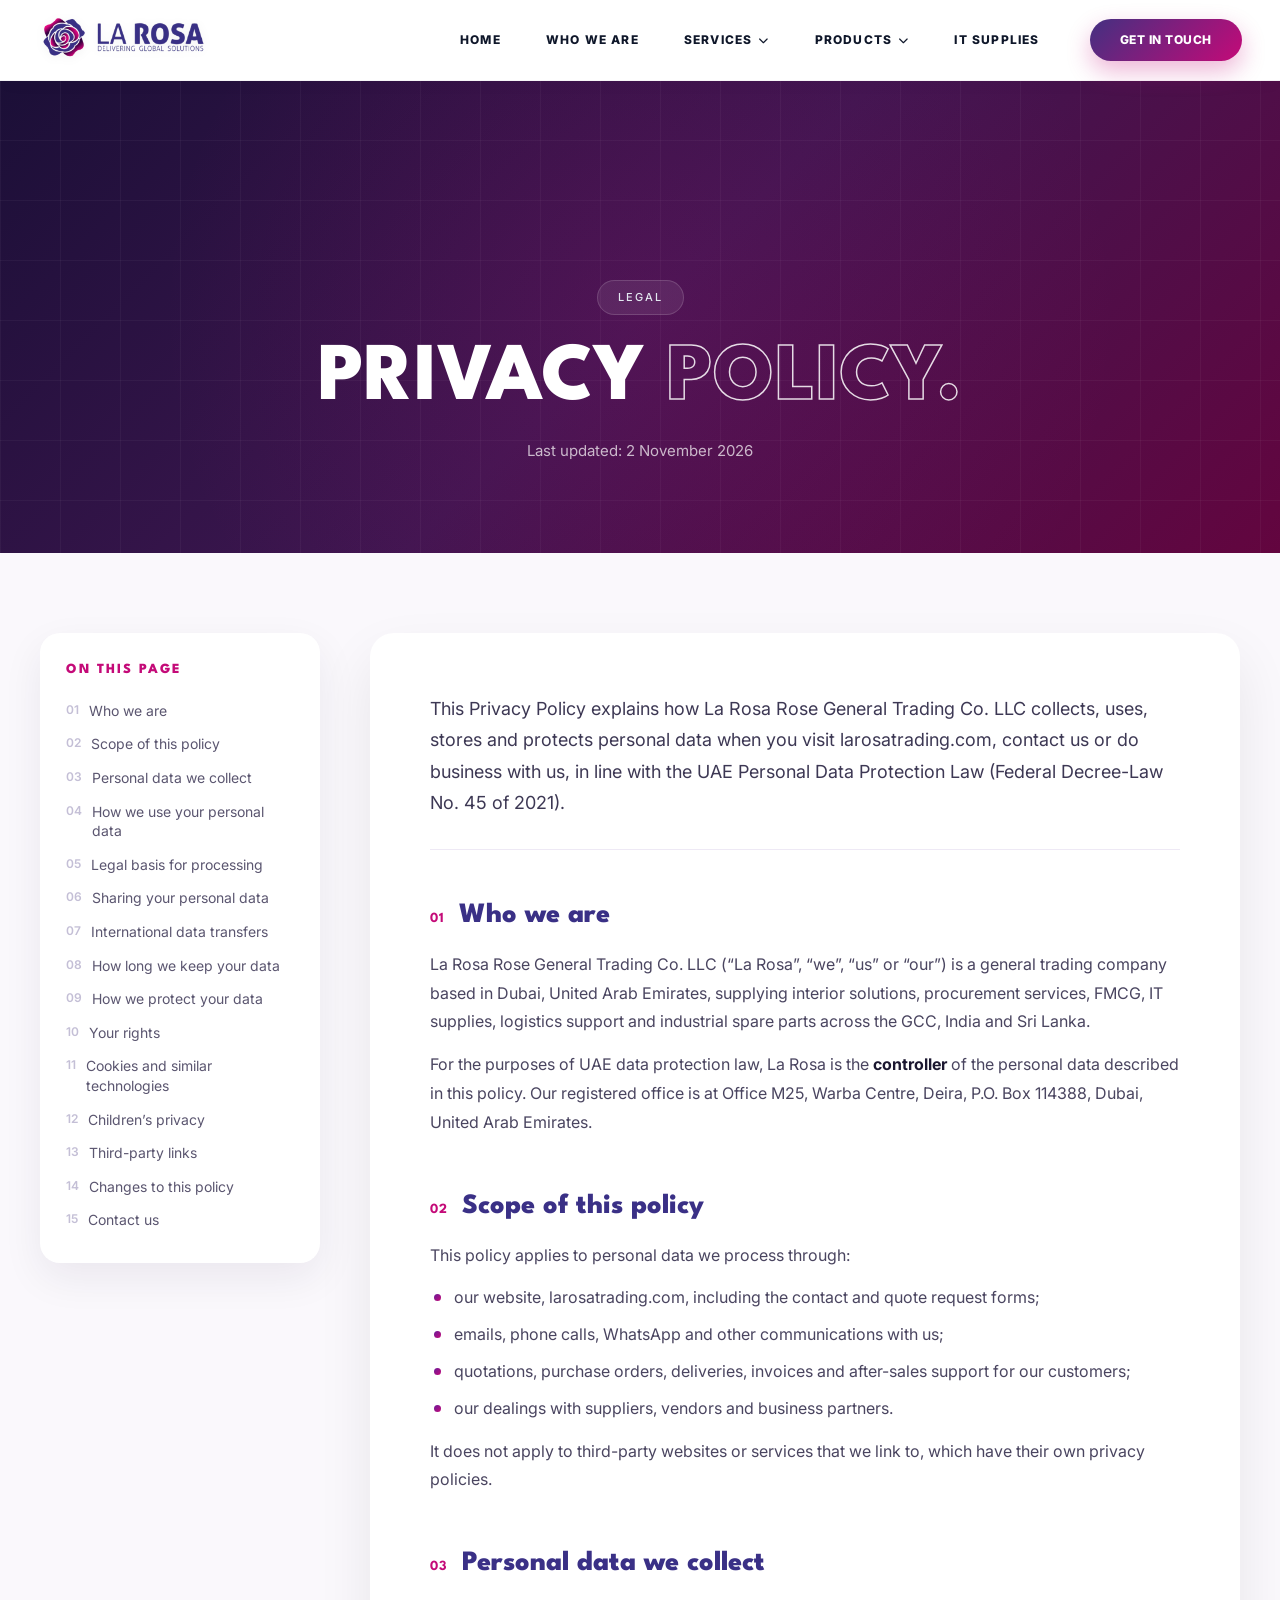
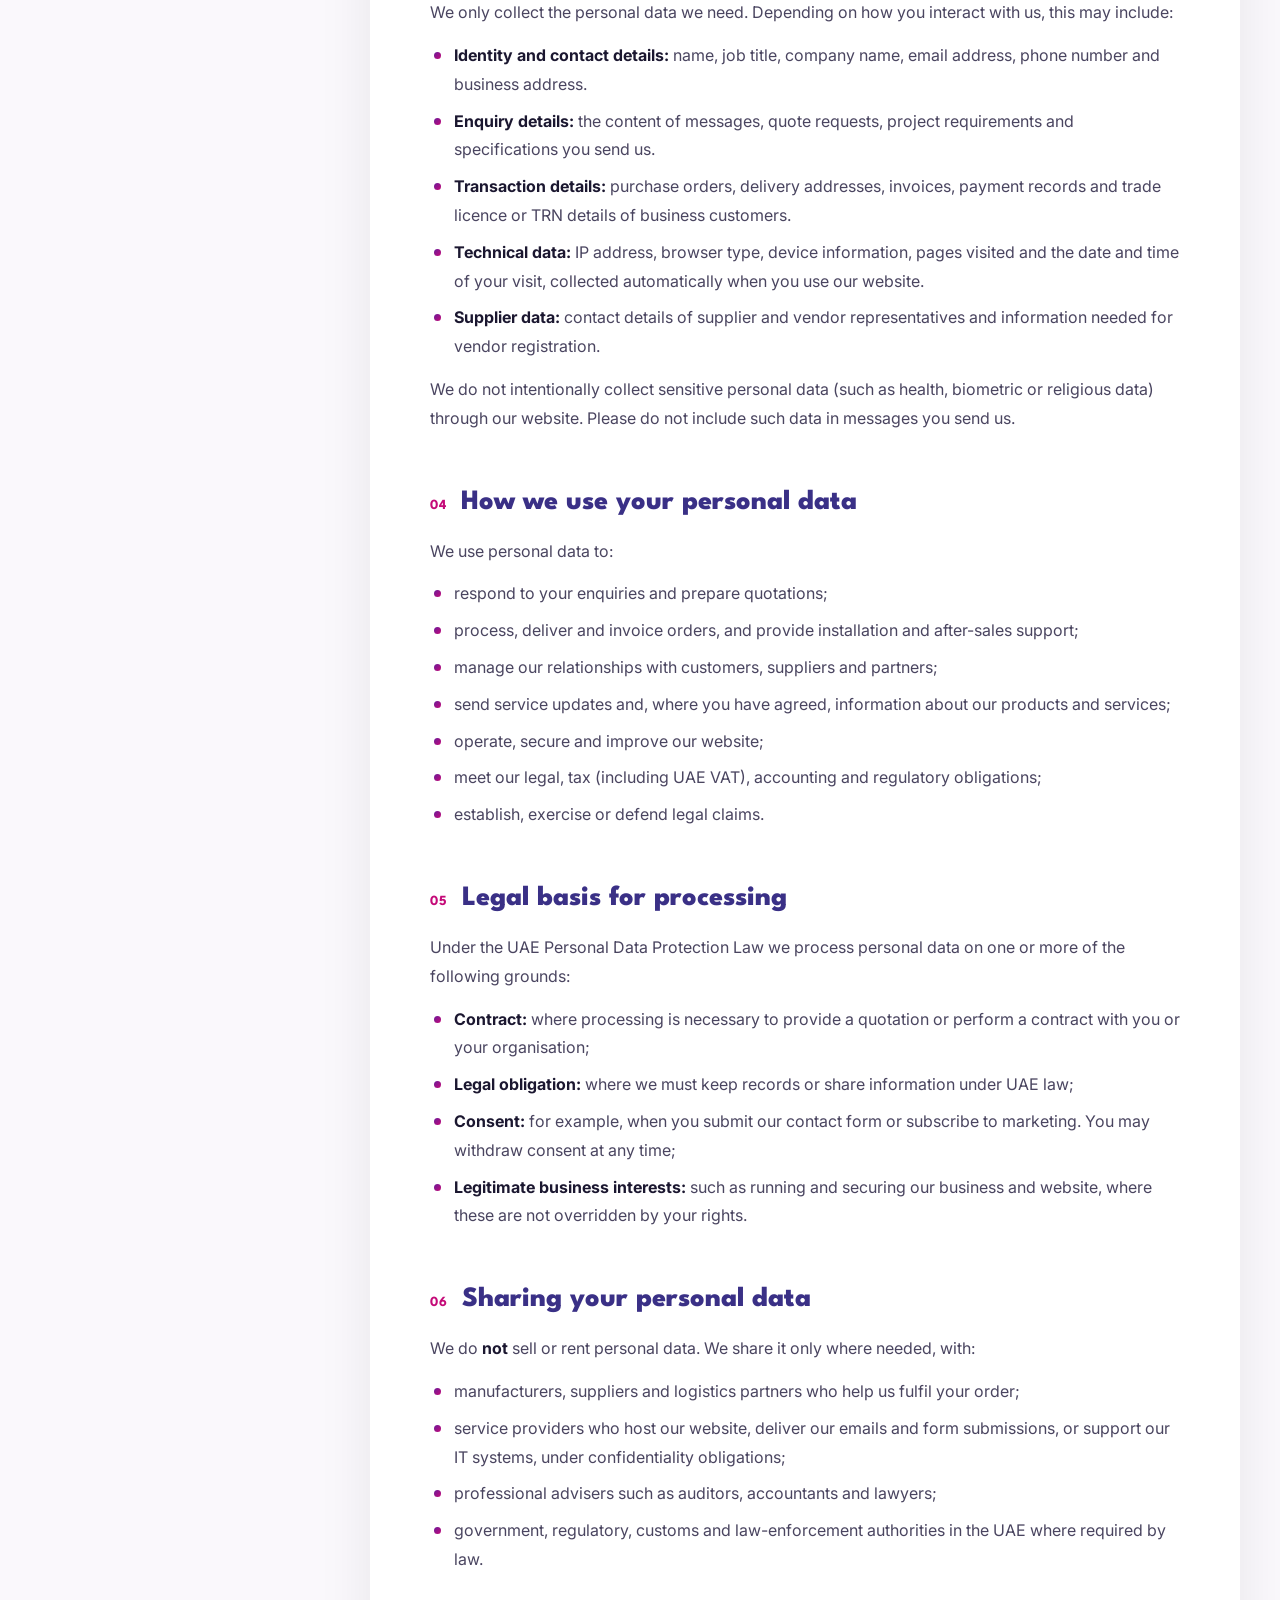
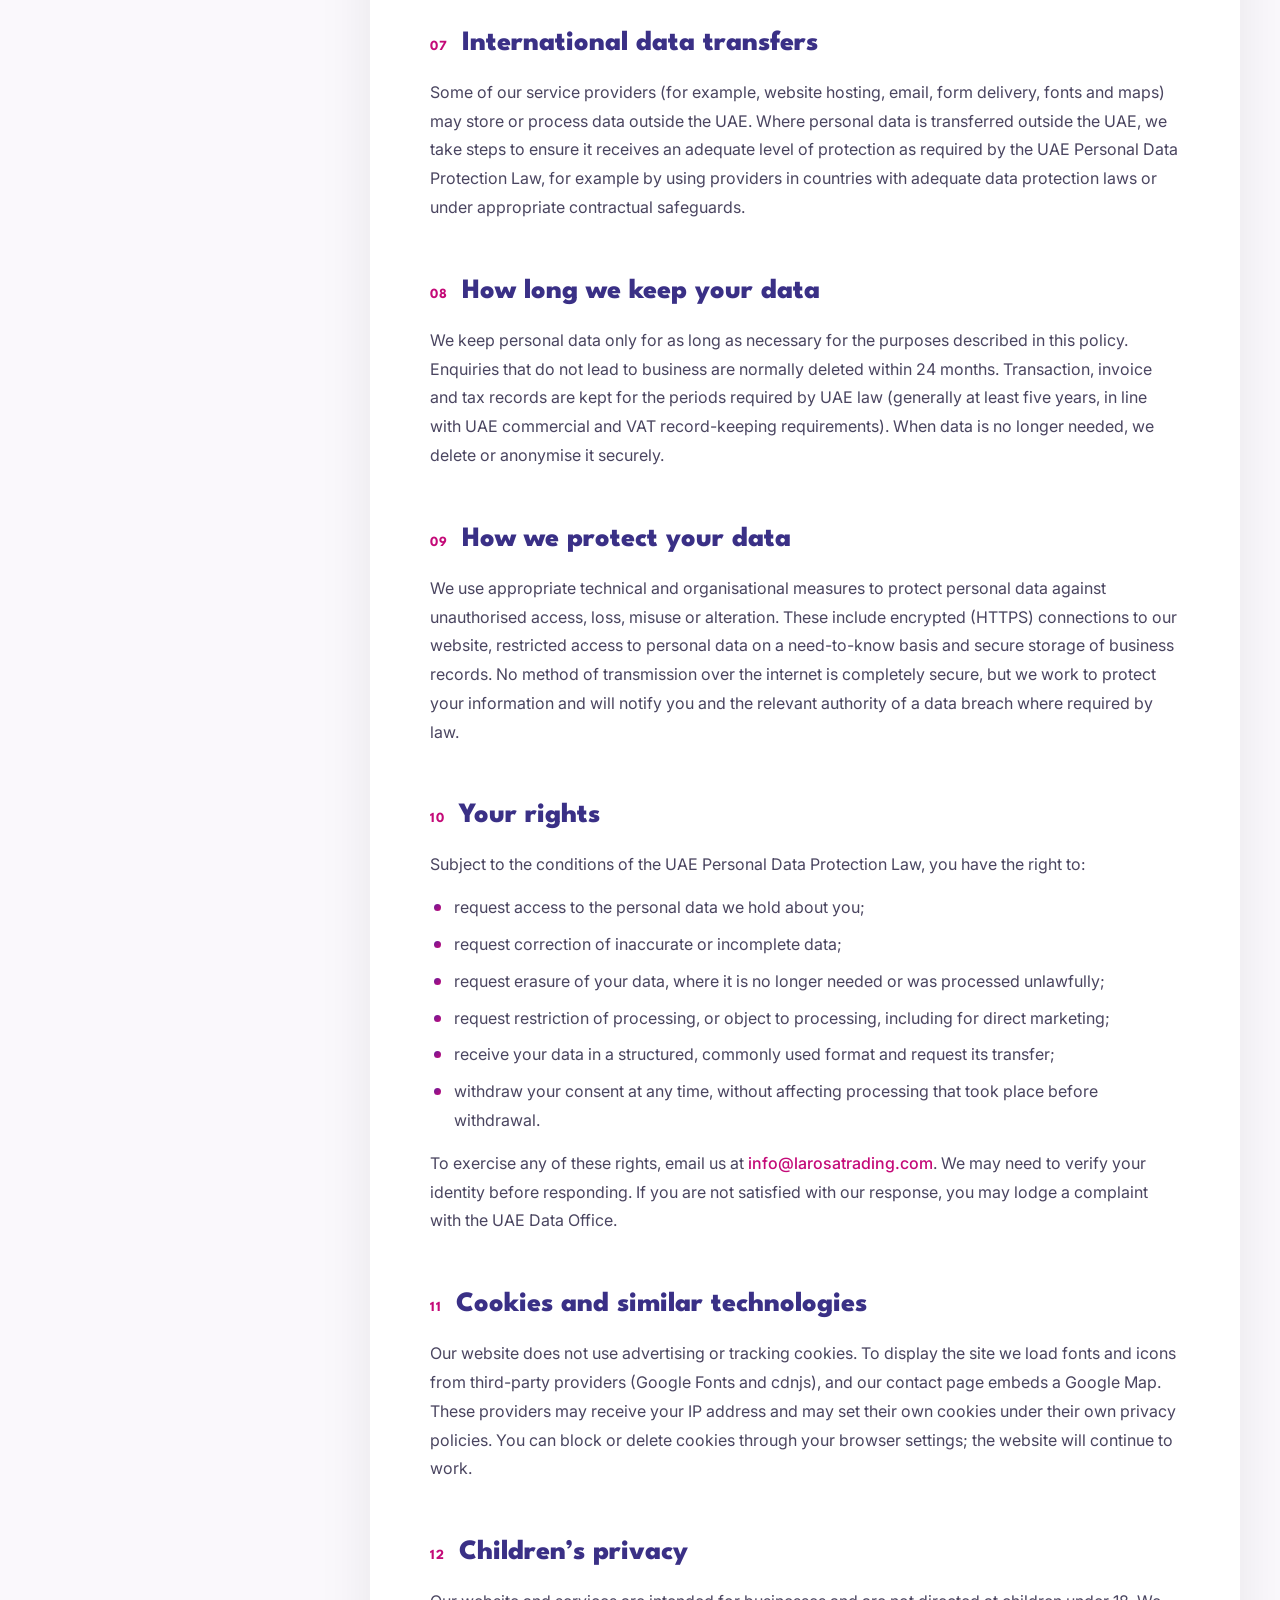
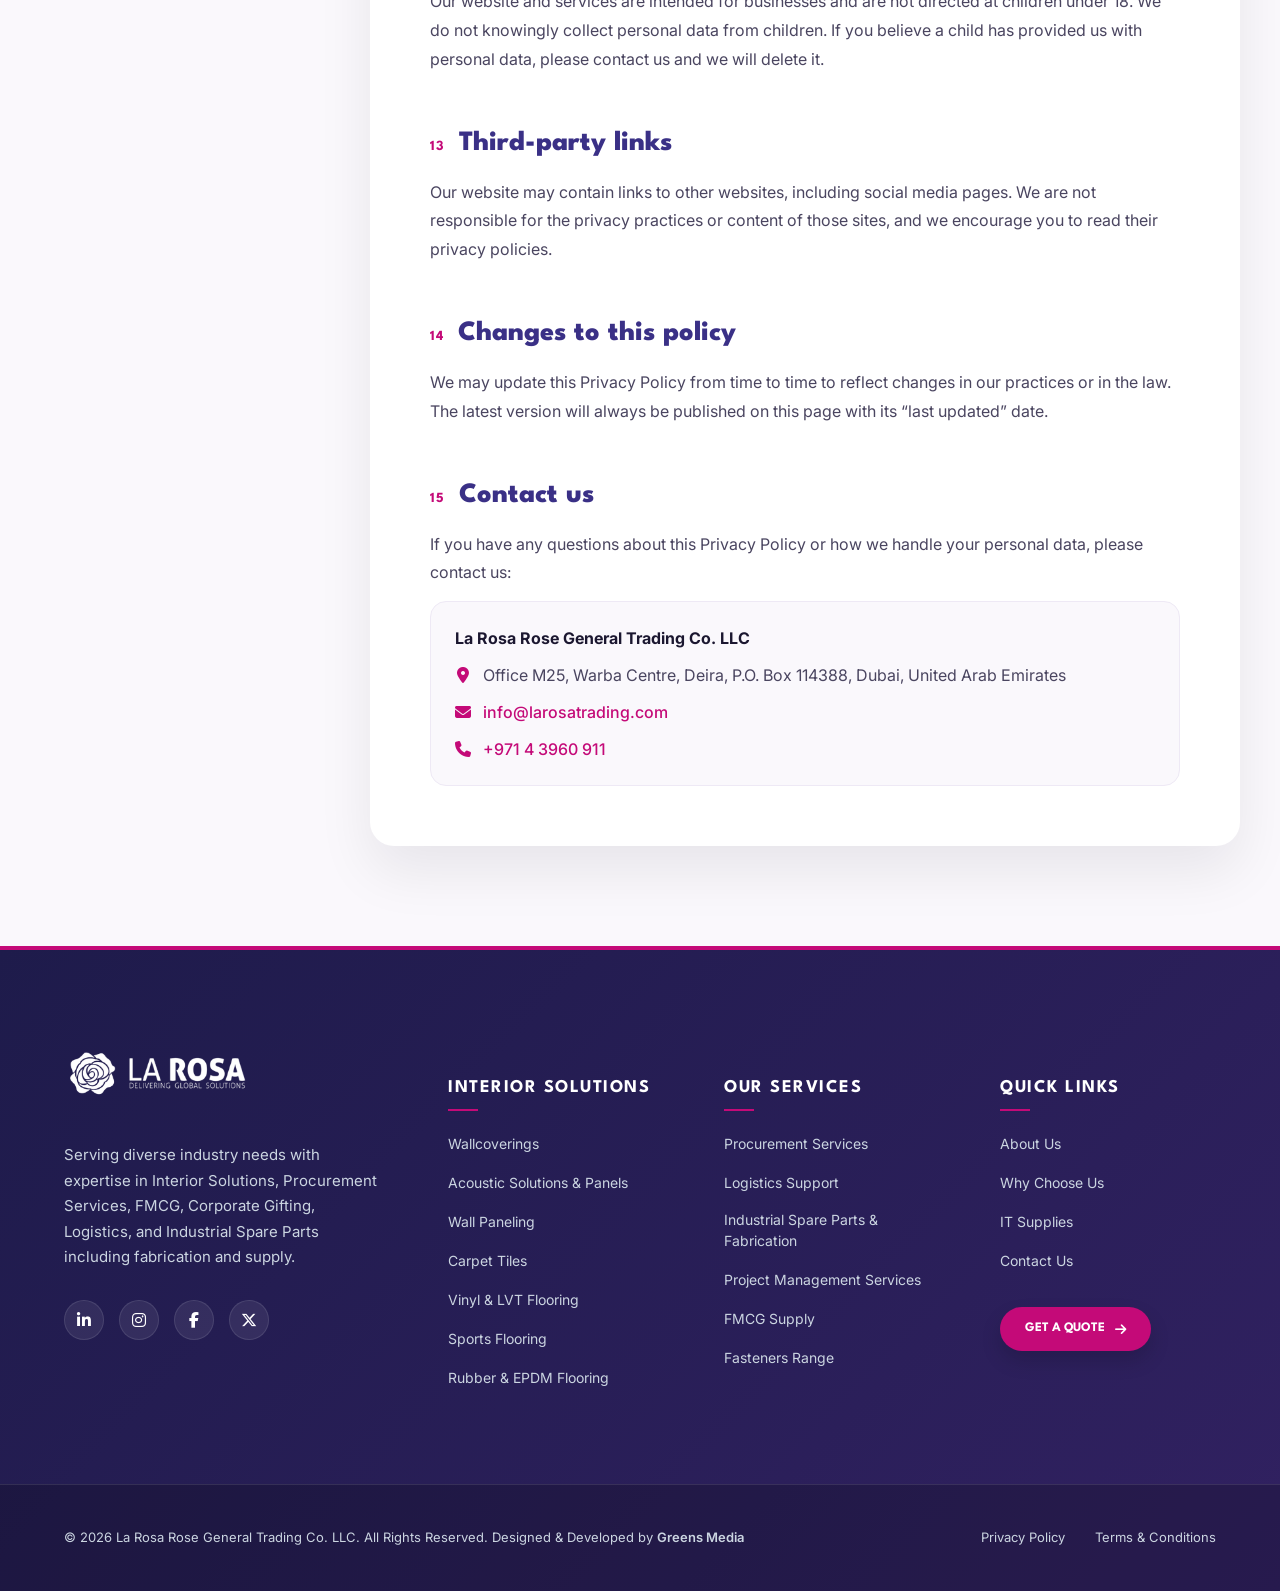
<file: privacy-policy/index.html>
<!DOCTYPE html>
<html lang="en">
<head>
<meta charset="UTF-8">
<meta name="viewport" content="width=device-width, initial-scale=1">
<title>Privacy Policy | La Rosa Rose General Trading</title>
<meta name="description" content="How La Rosa Rose General Trading Co. LLC, Dubai, collects, uses and protects personal data under the UAE Personal Data Protection Law.">
<link rel="canonical" href="https://larosatrading.com/privacy-policy/">
<meta property="og:type" content="website">
<meta property="og:site_name" content="La Rosa Rose General Trading">
<meta property="og:title" content="Privacy Policy | La Rosa Rose General Trading">
<meta property="og:description" content="How La Rosa Rose General Trading Co. LLC, Dubai, collects, uses and protects personal data under the UAE Personal Data Protection Law.">
<meta property="og:url" content="https://larosatrading.com/privacy-policy/">
<meta property="og:image" content="https://larosatrading.com/assets/img/larosa-logo.webp">
<meta name="theme-color" content="#6a1b9a">
<link rel="icon" type="image/png" href="/assets/favicon.png">
<link rel="apple-touch-icon" href="/assets/favicon.png">
<link rel="preconnect" href="https://fonts.googleapis.com">
<link rel="preconnect" href="https://fonts.gstatic.com" crossorigin>
<link rel="preconnect" href="https://cdnjs.cloudflare.com" crossorigin>
<link rel="preload" as="image" href="/assets/img/larosa-logo.webp">
<link rel="stylesheet" href="https://fonts.googleapis.com/css2?family=Inter:wght@300;400;500;600;700;800&family=League+Spartan:wght@600;700;800;900&display=swap">
<link rel="stylesheet" href="https://cdnjs.cloudflare.com/ajax/libs/font-awesome/6.5.1/css/all.min.css" media="print" onload="this.media='all'">
<noscript><link rel="stylesheet" href="https://cdnjs.cloudflare.com/ajax/libs/font-awesome/6.5.1/css/all.min.css"></noscript>
<link rel="stylesheet" href="/assets/base.css">
</head>
<body class="page-legal">
<div class="lr-w">
<div class="lr-nav-wrapper" id="lrMasterNavBreakout">
    <div class="lr-header">
        <div class="lr-container">
            
            <div class="lr-logo">
                <a href="/">
                    <img decoding="async" src="/assets/img/larosa-logo.webp" alt="La Rosa Rose General Trading Co. LLC">
                </a>
            </div>

            <div class="lr-nav-terminal">
                <nav class="lr-desktop-nav">
                    <ul class="lr-nav-list">
                        <li><a href="/" class="lr-link">Home</a></li>
                        <li><a href="/who-we-are/" class="lr-link">Who We Are</a></li>

                        <li class="lr-has-dropdown">
                            <a href="/services/" class="lr-link">Services <i class="fas fa-chevron-down"></i></a>
                            <ul class="lr-normal-dropdown">
                                <li>
                                    <a href="/services/#procurement" class="lr-hash-trigger">
                                        <i class="fas fa-briefcase"></i> Procurement Services
                                    </a>
                                </li>
                                <li>
                                    <a href="/services/#project-management" class="lr-hash-trigger">
                                        <i class="fas fa-clipboard-check"></i> Project Management
                                    </a>
                                </li>
                                <li>
                                    <a href="/services/#logistics" class="lr-hash-trigger">
                                        <i class="fas fa-shipping-fast"></i> Logistics Support
                                    </a>
                                </li>
                                <li>
                                    <a href="/services/#fabrication" class="lr-hash-trigger">
                                        <i class="fas fa-tools"></i> Industrial Fabrication
                                    </a>
                                </li>
                            </ul>
                        </li>

                        <li class="lr-has-dropdown">
                            <a href="/products/" class="lr-link">Products <i class="fas fa-chevron-down"></i></a>
                            <ul class="lr-normal-dropdown">
                                <li>
                                    <a href="/products/#lrs-v9-cat-interiors" class="lr-hash-trigger">
                                        <i class="fas fa-layer-group"></i> Interior Solutions
                                    </a>
                                </li>
                                <li>
                                    <a href="/products/#lrs-v9-cat-fmcg" class="lr-hash-trigger">
                                        <i class="fas fa-shopping-basket"></i> FMCG Supply
                                    </a>
                                </li>
                                <li>
                                    <a href="/products/#lrs-v9-cat-fasteners" class="lr-hash-trigger">
                                        <i class="fas fa-screwdriver-wrench"></i> Fasteners Range
                                    </a>
                                </li>
                            </ul>
                        </li>
                        <li><a href="/it-supplies/" class="lr-link">IT Supplies</a></li>
                    </ul>
                </nav>

                <a href="/contact-us/" class="lr-cta">Get In Touch</a>
            </div>

            <div class="lr-ham-trigger" id="lrHamBtn">
                <span></span>
                <span></span>
                <span></span>
            </div>
        </div>
    </div>

    <div class="lr-drawer" id="lrMobileDrawer">
        <div class="lr-drawer-header">
            <img decoding="async" src="/assets/img/larosa-logo.webp" alt="Logo">
            <button class="lr-close-btn" id="lrCloseBtn"><i class="fas fa-times"></i></button>
        </div>
        <ul class="lr-drawer-links">
            <li><a href="/" class="lr-bold-link">Home</a></li>
            <li><a href="/who-we-are/" class="lr-bold-link">Who We Are</a></li>
            
            <li class="lr-m-parent">
                <div class="lr-m-toggle">Services <i class="fas fa-chevron-right"></i></div>
                <ul class="lr-m-child">
                    <li><a href="/services/#procurement" class="lr-hash-trigger"><i class="fas fa-briefcase mobile-icon"></i> Procurement Services</a></li>
                    <li><a href="/services/#project-management" class="lr-hash-trigger"><i class="fas fa-clipboard-check mobile-icon"></i> Project Management</a></li>
                    <li><a href="/services/#logistics" class="lr-hash-trigger"><i class="fas fa-shipping-fast mobile-icon"></i> Logistics Support</a></li>
                    <li><a href="/services/#fabrication" class="lr-hash-trigger"><i class="fas fa-tools mobile-icon"></i> Industrial Fabrication</a></li>
                </ul>
            </li>

            <li class="lr-m-parent">
                <div class="lr-m-toggle">Products <i class="fas fa-chevron-right"></i></div>
                <ul class="lr-m-child">
                    <li><a href="/products/#lrs-v9-cat-interiors" class="lr-hash-trigger"><i class="fas fa-layer-group mobile-icon"></i> Interior Solutions</a></li>
                    <li><a href="/products/#lrs-v9-cat-fmcg" class="lr-hash-trigger"><i class="fas fa-shopping-basket mobile-icon"></i> FMCG Supply</a></li>
                    <li><a href="/products/#lrs-v9-cat-fasteners" class="lr-hash-trigger"><i class="fas fa-screwdriver-wrench mobile-icon"></i> Fasteners Range</a></li>
                </ul>
            </li>
        <li><a href="/it-supplies/" class="lr-bold-link">IT Supplies</a></li>
        </ul>
        
        <a href="/contact-us/" class="lr-drawer-cta">Get In Touch</a>
    </div>
    <div class="lr-overlay" id="lrOverlay"></div>
</div>

<style>
    :root {
        --purple: #433081;
        --pink: #C40A78;
        --dark: #0f172a;
        --font-h: 'League Spartan', sans-serif;
        --font-b: 'Inter', sans-serif;
        --header-h: 80px;
        --glass-header: rgba(255, 255, 255, 0.4); 
        --glass-border: rgba(255, 255, 255, 0.45);
    }

    /* MASTER THEME RESET OVERRIDES */
    html, body, #page, #wrapper, .site, .site-header, .theme-container {
        padding-top: 0 !important;
        margin-top: 0 !important;
    }

    /* AUTOMATIC VIEWPORT RECONCILIATION BAR */
    body:not(.elementor-editor-active) {
        padding-top: 80px !important; 
    }

    /* --- BREAKOUT ROOT ENGINE LAYER --- */
    .lr-nav-wrapper { 
        font-family: var(--font-b); 
        position: fixed !important; 
        top: 0 !important; 
        left: 0 !important; 
        width: 100% !important; 
        height: 0 !important; 
        z-index: 9999999999 !important; 
        pointer-events: none !important; 
        display: block !important;
        opacity: 1 !important;
        visibility: visible !important;
        background: transparent !important;
    }

    /* DEFAULT STATE: At the top of the page (Square, Full-width, Flush) */
    .lr-header {
        position: absolute !important; 
        top: 0 !important; 
        left: 50% !important; 
        transform: translateX(-50%) !important;
        width: 100% !important; 
        height: var(--header-h) !important; 
        background: rgba(255, 255, 255, 0.85) !important; /* Slightly solid at top for contrast */
        backdrop-filter: blur(20px) saturate(180%) !important; 
        -webkit-backdrop-filter: blur(20px) saturate(180%) !important;
        border-bottom: 1px solid var(--glass-border) !important;
        border-left: none !important;
        border-right: none !important;
        border-top: none !important;
        border-radius: 0px !important;
        display: flex !important; 
        align-items: center !important; 
        box-shadow: 0 4px 20px rgba(0, 0, 0, 0.02) !important;
        transition: all 0.45s cubic-bezier(0.25, 1, 0.5, 1) !important; /* Smooth morphing physics */
        pointer-events: auto !important; 
        visibility: visible !important;
        opacity: 1 !important;
    }

    /* SCROLLED MORPHED STATE: Floating Rounded Glass Pill Capsule */
    .lr-header.lr-scrolled {
        top: 20px !important;
        width: 95% !important;
        background: var(--glass-header) !important;
        backdrop-filter: blur(25px) saturate(180%) !important;
        border: 1px solid var(--glass-border) !important;
        border-radius: 100px !important;
        box-shadow: 0 15px 40px rgba(0, 0, 0, 0.15) !important;
    }

    /* WORDPRESS ADMIN BAR COMPENSATION */
    body.admin-bar .lr-header { top: 32px !important; }
    body.admin-bar .lr-header.lr-scrolled { top: 52px !important; }
    
    @media (max-width: 782px) {
        body.admin-bar .lr-header { top: 46px !important; }
        body.admin-bar .lr-header.lr-scrolled { top: 66px !important; }
    }

    .lr-container, .lr-logo, .lr-logo a, .lr-nav-terminal, .lr-desktop-nav, .lr-nav-list {
        background: transparent !important;
    }

    .lr-container { width: 94%; max-width: 1700px; margin: 0 auto; display: flex; justify-content: space-between; align-items: center; }
    .lr-logo img { height: 42px; width: auto; filter: drop-shadow(0 2px 5px rgba(0,0,0,0.05)); background: transparent !important; }

    .lr-nav-terminal { display: flex; align-items: center; gap: 50px; margin-left: auto; }
    .lr-nav-list { display: flex; align-items: center; list-style: none; gap: 45px; margin: 0; padding: 0; }
    .lr-nav-list > li { position: relative; padding: 15px 0; }
    
    .lr-link { 
        text-decoration: none; color: var(--dark); font-weight: 800; 
        font-size: 12px; text-transform: uppercase; letter-spacing: 1.2px; 
        display: flex; align-items: center; gap: 6px; transition: 0.3s; 
    }
    .lr-link:hover { color: var(--pink); }
    .lr-link i { font-size: 10px; transition: transform 0.3s ease; }
    .lr-has-dropdown:hover .lr-link i { transform: rotate(180deg); }

    /* DROP DOWNS */
    .lr-normal-dropdown {
        position: absolute; top: 100%; left: 50%; transform: translateX(-50%) translateY(15px);
        width: 270px; background: rgba(255, 255, 255, 0.98); backdrop-filter: blur(20px);
        border: 1px solid rgba(15, 23, 42, 0.08); border-radius: 16px;
        box-shadow: 0 20px 45px rgba(15, 23, 42, 0.12); list-style: none; padding: 12px 0; margin: 0;
        visibility: hidden; opacity: 0; transition: opacity 0.3s ease, transform 0.3s cubic-bezier(0.25, 1, 0.5, 1), visibility 0.3s;
    }
    .lr-has-dropdown:hover .lr-normal-dropdown { visibility: visible; opacity: 1; transform: translateX(-50%) translateY(5px); }
    .lr-normal-dropdown li { width: 100%; }
    .lr-normal-dropdown li a { display: flex; align-items: center; gap: 12px; padding: 12px 24px; text-decoration: none; color: #334155; font-size: 13.5px; font-weight: 600; letter-spacing: 0.3px; transition: all 0.25s ease; background: transparent !important; }
    .lr-normal-dropdown li a i { font-size: 14px; color: var(--purple); width: 18px; text-align: center; transition: all 0.25s ease; background: transparent !important; }
    .lr-normal-dropdown li a:hover { background-color: #f8fafc !important; color: var(--pink); }
    .lr-normal-dropdown li a:hover i { color: var(--pink); transform: scale(1.1); }

    /* CTA BUTTON */
    .lr-cta { 
        background: linear-gradient(135deg, var(--purple) 0%, var(--pink) 100%); 
        color: #fff !important; padding: 12px 30px; border-radius: 50px; text-transform: uppercase; font-weight: 800; font-size: 12px; letter-spacing: 0.5px;
        text-decoration: none; box-shadow: 0 10px 25px rgba(196, 10, 120, 0.3); transition: transform 0.3s ease, box-shadow 0.3s ease;
    }
    .lr-cta:hover { transform: translateY(-2px); box-shadow: 0 12px 30px rgba(196, 10, 120, 0.45); }

    /* MOBILE DRAWER STYLES */
    .lr-drawer {
        position: fixed; top: 0; right: -100%; width: 340px; height: 100vh; background: rgba(255, 255, 255, 0.98); backdrop-filter: blur(15px);
        z-index: 10000000; transition: 0.5s cubic-bezier(0.19, 1, 0.22, 1); padding: 40px; display: flex; flex-direction: column; overflow-y: auto; pointer-events: auto;
    }
    .lr-drawer.active { right: 0; }
    .lr-close-btn { width: 45px; height: 45px; background: rgba(15, 23, 42, 0.05); border: none; border-radius: 50%; display: flex; align-items: center; justify-content: center; cursor: pointer; font-size: 16px; transition: all 0.3s ease; }
    .lr-close-btn:hover { transform: rotate(90deg); background: var(--pink); color: #fff; }
    .lr-drawer-header { display: flex; justify-content: space-between; align-items: center; margin-bottom: 40px; }
    .lr-drawer-header img { height: 35px; background: transparent !important; }
    .lr-drawer-links { list-style: none; padding: 0; flex-grow: 1; margin: 0; }
    .lr-drawer-links > li { margin-bottom: 25px; border-bottom: 1px solid #f1f5f9; padding-bottom: 15px; }
    .lr-bold-link { font-family: var(--font-h); font-size: 20px; font-weight: 800; text-decoration: none; color: var(--dark); text-transform: uppercase; }
    .lr-m-toggle { font-family: var(--font-h); font-size: 20px; font-weight: 800; color: var(--dark); text-transform: uppercase; display: flex; justify-content: space-between; align-items: center; cursor: pointer; }
    .lr-m-toggle i { font-size: 14px; transition: transform 0.4s ease; color: var(--purple); }
    .lr-m-child { list-style: none; padding-left: 0; margin-top: 0; max-height: 0; opacity: 0; overflow: hidden; transition: all 0.4s cubic-bezier(0.25, 1, 0.5, 1); }
    .lr-m-child li { margin: 12px 0; }
    .lr-m-child li a { font-family: var(--font-b); font-size: 14px; font-weight: 600; color: #475569; display: flex; align-items: center; gap: 10px; text-decoration: none; transition: color 0.2s ease; background: transparent !important; }
    .lr-m-child li a:hover { color: var(--pink); }
    .lr-m-child li a i.mobile-icon { color: var(--purple); font-size: 14px; width: 18px; text-align: center; background: transparent !important; }
    .lr-m-active > .lr-m-child { max-height: 500px; opacity: 1; margin-top: 15px; padding-left: 10px; }
    .lr-m-active > .lr-m-toggle i { transform: rotate(90deg); color: var(--pink); }
    .lr-drawer-cta { display: block; text-align: center; background: linear-gradient(135deg, var(--purple) 0%, var(--pink) 100%); color: #fff !important; padding: 16px; border-radius: 50px; margin-top: 30px; font-family: var(--font-h); font-size: 16px !important; font-weight: 800; text-transform: uppercase; text-decoration: none; box-shadow: 0 10px 25px rgba(196, 10, 120, 0.2); }
    .lr-overlay { position: fixed; inset: 0; background: rgba(15, 23, 42, 0.3); backdrop-filter: blur(8px); z-index: 9999999; display: none; pointer-events: auto; }
    .lr-overlay.active { display: block; }

    .lr-ham-trigger { display: none; pointer-events: auto; background: transparent !important; }
    .lr-ham-trigger span { background: var(--purple) !important; }

    @media (max-width: 1150px) {
        .lr-nav-terminal { display: none; }
        .lr-ham-trigger { display: flex; cursor: pointer; width: 32px; height: 20px; flex-direction: column; justify-content: space-between; align-items: flex-end; z-index: 1000001; }
        .lr-ham-trigger span { display: block; width: 100%; height: 2px; background: var(--purple); border-radius: 10px; transition: 0.3s; }
        
        /* Dynamic scale properties matching mobile viewports */
        .lr-header.lr-scrolled { border-radius: 24px !important; top: 15px !important; width: 94% !important; }
    }
</style>

<script>
    (function() {
        const teleportNavigationToRootBody = () => {
            const masterWrapper = document.getElementById('lrMasterNavBreakout');
            if (masterWrapper && !document.body.classList.contains('elementor-editor-active')) {
                if (masterWrapper.parentElement !== document.body) {
                    const elementorParentSection = masterWrapper.closest('.elementor-section');
                    if (elementorParentSection) {
                        elementorParentSection.style.position = 'absolute';
                        elementorParentSection.style.width = '0';
                        elementorParentSection.style.height = '0';
                        elementorParentSection.style.padding = '0';
                        elementorParentSection.style.margin = '0';
                        elementorParentSection.style.overflow = 'hidden';
                        elementorParentSection.style.display = 'none';
                    }
                    document.body.insertBefore(masterWrapper, document.body.firstChild);
                }
            }
        };
        teleportNavigationToRootBody();

        const toggleMenu = () => {
            const btn = document.getElementById('lrHamBtn');
            const close = document.getElementById('lrCloseBtn');
            const drawer = document.getElementById('lrMobileDrawer');
            const overlay = document.getElementById('lrOverlay');
            
            const handleToggle = () => {
                if (!drawer || !overlay) return;
                drawer.classList.toggle('active');
                overlay.classList.toggle('active');
                document.body.style.overflow = drawer.classList.contains('active') ? 'hidden' : '';
            };

            if (btn) btn.onclick = handleToggle;
            if (close) close.onclick = handleToggle;
            if (overlay) overlay.onclick = handleToggle;

            document.querySelectorAll('.lr-m-toggle').forEach(toggle => {
                toggle.onclick = () => {
                    const parent = toggle.parentElement;
                    const isOpen = parent.classList.contains('lr-m-active');
                    document.querySelectorAll('.lr-m-parent').forEach(p => p.classList.remove('lr-m-active'));
                    if(!isOpen) parent.classList.add('lr-m-active');
                };
            });
            
            document.querySelectorAll('.lr-hash-trigger').forEach(link => {
                link.addEventListener('click', function(e) {
                    const currentUrlPath = window.location.pathname;
                    const targetUrlObj = new URL(this.href, window.location.origin);
                    
                    if (currentUrlPath === targetUrlObj.pathname) {
                        if (drawer && drawer.classList.contains('active')) handleToggle();
                    }
                });
            });
        };

        // SCROLL STATE MONITORING ENGINE
        // Dynamically applies or strips the scrolled styling states based on viewport thresholds
        const initScrollTracker = () => {
            const masterWrapper = document.getElementById('lrMasterNavBreakout');
            if (!masterWrapper) return;
            const headerElement = masterWrapper.querySelector('.lr-header');
            if (!headerElement) return;

            const evaluateScrollState = () => {
                if (window.scrollY > 15) {
                    headerElement.classList.add('lr-scrolled');
                } else {
                    headerElement.classList.remove('lr-scrolled');
                }
            };

            window.addEventListener('scroll', evaluateScrollState, { passive: true });
            evaluateScrollState(); // Execute initialization check instantly on render
        };

        if (document.readyState === 'loading') {
            document.addEventListener('DOMContentLoaded', () => {
                teleportNavigationToRootBody();
                toggleMenu();
                initScrollTracker();
            });
        } else {
            toggleMenu();
            initScrollTracker();
        }
    })();
</script>
</div>
<div class="lr-w">
<style>
  .lg-hero{position:relative;background:linear-gradient(135deg,#1b0f37 0%,#3e1650 50%,#63053f 100%);padding:200px 24px 90px;text-align:center;overflow:hidden;font-family:'Inter',sans-serif}
  .lg-hero::before{content:"";position:absolute;inset:0;background-image:linear-gradient(rgba(255,255,255,.04) 1px,transparent 1px),linear-gradient(90deg,rgba(255,255,255,.04) 1px,transparent 1px);background-size:60px 60px;pointer-events:none}
  .lg-hero::after{content:"";position:absolute;inset:0;background:radial-gradient(circle at center,rgba(196,10,120,.14) 0%,transparent 70%);pointer-events:none}
  .lg-hero-inner{position:relative;z-index:1;max-width:900px;margin:0 auto}
  .lg-eyebrow{display:inline-block;padding:8px 20px;background:rgba(255,255,255,.08);border:1px solid rgba(255,255,255,.15);border-radius:50px;color:#e2e8f0;font-size:11px;font-weight:500;letter-spacing:2px;text-transform:uppercase;margin-bottom:26px}
  .lg-title{font-family:'League Spartan',sans-serif;font-weight:800;font-size:clamp(42px,6.5vw,82px);line-height:.95;color:#fff;text-transform:uppercase;margin:0 0 22px}
  .lg-title span{color:transparent;-webkit-text-stroke:1.5px rgba(255,255,255,.85)}
  .lg-updated{color:rgba(255,255,255,.7);font-size:15px;margin:0}
  .lg-body{background:#faf8fc;padding:80px 24px 100px;font-family:'Inter',sans-serif;color:#1b1730}
  .lg-wrap{max-width:1200px;margin:0 auto;display:grid;grid-template-columns:280px 1fr;gap:50px;align-items:start}
  .lg-toc{position:sticky;top:110px;max-height:calc(100vh - 130px);overflow-y:auto;background:#fff;border-radius:20px;padding:26px;box-shadow:0 15px 40px rgba(27,15,55,.07)}
  .lg-toc h2{font-family:'League Spartan',sans-serif;font-size:14px;font-weight:800;letter-spacing:2px;text-transform:uppercase;color:#C40A78;margin:0 0 14px}
  .lg-toc ol{margin:0;padding:0;list-style:none;counter-reset:toc}
  .lg-toc li{counter-increment:toc}
  .lg-toc a{display:flex;gap:10px;padding:7px 0;color:#5b5670;font-size:14px;line-height:1.4;text-decoration:none;transition:color .2s}
  .lg-toc a::before{content:counter(toc,decimal-leading-zero);color:#c4bfd6;font-weight:600;font-size:12px;padding-top:1px}
  .lg-toc a:hover{color:#3a3086}
  .lg-content{background:#fff;border-radius:24px;padding:clamp(28px,5vw,60px);box-shadow:0 25px 55px rgba(10,5,30,.08)}
  .lg-lead{font-size:18px;line-height:1.75;color:#3d3854;margin:0 0 10px;padding-bottom:30px;border-bottom:1px solid #eee9f5}
  .lg-section{padding-top:34px;scroll-margin-top:110px}
  .lg-section h2{font-family:'League Spartan',sans-serif;font-weight:800;font-size:clamp(22px,2.4vw,28px);color:#3a3086;margin:0 0 14px;display:flex;gap:14px;align-items:baseline}
  .lg-section h2 small{font-size:14px;color:#C40A78;font-weight:700;letter-spacing:1px}
  .lg-section p,.lg-section li{font-size:16px;line-height:1.8;color:#4a4560}
  .lg-section p{margin:0 0 14px}
  .lg-section ul{margin:0 0 14px;padding-left:0;list-style:none}
  .lg-section li{position:relative;padding-left:24px;margin-bottom:8px}
  .lg-section li::before{content:"";position:absolute;left:4px;top:11px;width:7px;height:7px;border-radius:50%;background:linear-gradient(135deg,#6a1b9a,#C40A78)}
  .lg-section strong{color:#1b1730}
  .lg-section a{color:#C40A78;text-decoration:none;font-weight:500}
  .lg-section a:hover{text-decoration:underline}
  .lg-contact{background:#faf8fc;border:1px solid #eee9f5;border-radius:16px;padding:22px 24px;margin-top:6px}
  .lg-contact p{margin:0 0 8px;display:flex;gap:12px;align-items:baseline}
  .lg-contact p:last-child{margin:0}
  .lg-contact i{color:#C40A78;width:16px;text-align:center}
  .lg-note{margin-top:40px;padding-top:24px;border-top:1px solid #eee9f5;font-size:14px;color:#8a85a0}
  @media (max-width:960px){.lg-wrap{grid-template-columns:1fr}.lg-toc{position:static}.lg-hero{padding:170px 16px 60px}.lg-body{padding:50px 16px 70px}}
</style>
<section class="lg-hero">
  <div class="lg-hero-inner">
    <span class="lg-eyebrow">Legal</span>
    <h1 class="lg-title">Privacy <span>Policy.</span></h1>
    <p class="lg-updated">Last updated: 2 November 2026</p>
  </div>
</section>
<div class="lg-body">
  <div class="lg-wrap">
    <nav class="lg-toc" aria-label="On this page">
      <h2>On this page</h2>
      <ol>
          <li><a href="#who-we-are">Who we are</a></li>
          <li><a href="#scope">Scope of this policy</a></li>
          <li><a href="#data-we-collect">Personal data we collect</a></li>
          <li><a href="#how-we-use">How we use your personal data</a></li>
          <li><a href="#legal-basis">Legal basis for processing</a></li>
          <li><a href="#sharing">Sharing your personal data</a></li>
          <li><a href="#transfers">International data transfers</a></li>
          <li><a href="#retention">How long we keep your data</a></li>
          <li><a href="#security">How we protect your data</a></li>
          <li><a href="#your-rights">Your rights</a></li>
          <li><a href="#cookies">Cookies and similar technologies</a></li>
          <li><a href="#children">Children’s privacy</a></li>
          <li><a href="#links">Third-party links</a></li>
          <li><a href="#changes">Changes to this policy</a></li>
          <li><a href="#contact">Contact us</a></li>
      </ol>
    </nav>
    <article class="lg-content">
        <p class="lg-lead">This Privacy Policy explains how La Rosa Rose General Trading Co. LLC collects, uses, stores and protects personal data when you visit larosatrading.com, contact us or do business with us, in line with the UAE Personal Data Protection Law (Federal Decree-Law No. 45 of 2021).</p>
        <section class="lg-section" id="who-we-are">
          <h2><small>01</small>Who we are</h2>
          <p>La Rosa Rose General Trading Co. LLC (“La Rosa”, “we”, “us” or “our”) is a general trading company based in Dubai, United Arab Emirates, supplying interior solutions, procurement services, FMCG, IT supplies, logistics support and industrial spare parts across the GCC, India and Sri Lanka.</p>
      <p>For the purposes of UAE data protection law, La Rosa is the <strong>controller</strong> of the personal data described in this policy. Our registered office is at Office M25, Warba Centre, Deira, P.O. Box 114388, Dubai, United Arab Emirates.</p>
        </section>
        <section class="lg-section" id="scope">
          <h2><small>02</small>Scope of this policy</h2>
          <p>This policy applies to personal data we process through:</p>
      <ul><li>our website, larosatrading.com, including the contact and quote request forms;</li>
      <li>emails, phone calls, WhatsApp and other communications with us;</li>
      <li>quotations, purchase orders, deliveries, invoices and after-sales support for our customers;</li>
      <li>our dealings with suppliers, vendors and business partners.</li></ul>
      <p>It does not apply to third-party websites or services that we link to, which have their own privacy policies.</p>
        </section>
        <section class="lg-section" id="data-we-collect">
          <h2><small>03</small>Personal data we collect</h2>
          <p>We only collect the personal data we need. Depending on how you interact with us, this may include:</p>
      <ul><li><strong>Identity and contact details:</strong> name, job title, company name, email address, phone number and business address.</li>
      <li><strong>Enquiry details:</strong> the content of messages, quote requests, project requirements and specifications you send us.</li>
      <li><strong>Transaction details:</strong> purchase orders, delivery addresses, invoices, payment records and trade licence or TRN details of business customers.</li>
      <li><strong>Technical data:</strong> IP address, browser type, device information, pages visited and the date and time of your visit, collected automatically when you use our website.</li>
      <li><strong>Supplier data:</strong> contact details of supplier and vendor representatives and information needed for vendor registration.</li></ul>
      <p>We do not intentionally collect sensitive personal data (such as health, biometric or religious data) through our website. Please do not include such data in messages you send us.</p>
        </section>
        <section class="lg-section" id="how-we-use">
          <h2><small>04</small>How we use your personal data</h2>
          <p>We use personal data to:</p>
      <ul><li>respond to your enquiries and prepare quotations;</li>
      <li>process, deliver and invoice orders, and provide installation and after-sales support;</li>
      <li>manage our relationships with customers, suppliers and partners;</li>
      <li>send service updates and, where you have agreed, information about our products and services;</li>
      <li>operate, secure and improve our website;</li>
      <li>meet our legal, tax (including UAE VAT), accounting and regulatory obligations;</li>
      <li>establish, exercise or defend legal claims.</li></ul>
        </section>
        <section class="lg-section" id="legal-basis">
          <h2><small>05</small>Legal basis for processing</h2>
          <p>Under the UAE Personal Data Protection Law we process personal data on one or more of the following grounds:</p>
      <ul><li><strong>Contract:</strong> where processing is necessary to provide a quotation or perform a contract with you or your organisation;</li>
      <li><strong>Legal obligation:</strong> where we must keep records or share information under UAE law;</li>
      <li><strong>Consent:</strong> for example, when you submit our contact form or subscribe to marketing. You may withdraw consent at any time;</li>
      <li><strong>Legitimate business interests:</strong> such as running and securing our business and website, where these are not overridden by your rights.</li></ul>
        </section>
        <section class="lg-section" id="sharing">
          <h2><small>06</small>Sharing your personal data</h2>
          <p>We do <strong>not</strong> sell or rent personal data. We share it only where needed, with:</p>
      <ul><li>manufacturers, suppliers and logistics partners who help us fulfil your order;</li>
      <li>service providers who host our website, deliver our emails and form submissions, or support our IT systems, under confidentiality obligations;</li>
      <li>professional advisers such as auditors, accountants and lawyers;</li>
      <li>government, regulatory, customs and law-enforcement authorities in the UAE where required by law.</li></ul>
        </section>
        <section class="lg-section" id="transfers">
          <h2><small>07</small>International data transfers</h2>
          <p>Some of our service providers (for example, website hosting, email, form delivery, fonts and maps) may store or process data outside the UAE. Where personal data is transferred outside the UAE, we take steps to ensure it receives an adequate level of protection as required by the UAE Personal Data Protection Law, for example by using providers in countries with adequate data protection laws or under appropriate contractual safeguards.</p>
        </section>
        <section class="lg-section" id="retention">
          <h2><small>08</small>How long we keep your data</h2>
          <p>We keep personal data only for as long as necessary for the purposes described in this policy. Enquiries that do not lead to business are normally deleted within 24 months. Transaction, invoice and tax records are kept for the periods required by UAE law (generally at least five years, in line with UAE commercial and VAT record-keeping requirements). When data is no longer needed, we delete or anonymise it securely.</p>
        </section>
        <section class="lg-section" id="security">
          <h2><small>09</small>How we protect your data</h2>
          <p>We use appropriate technical and organisational measures to protect personal data against unauthorised access, loss, misuse or alteration. These include encrypted (HTTPS) connections to our website, restricted access to personal data on a need-to-know basis and secure storage of business records. No method of transmission over the internet is completely secure, but we work to protect your information and will notify you and the relevant authority of a data breach where required by law.</p>
        </section>
        <section class="lg-section" id="your-rights">
          <h2><small>10</small>Your rights</h2>
          <p>Subject to the conditions of the UAE Personal Data Protection Law, you have the right to:</p>
      <ul><li>request access to the personal data we hold about you;</li>
      <li>request correction of inaccurate or incomplete data;</li>
      <li>request erasure of your data, where it is no longer needed or was processed unlawfully;</li>
      <li>request restriction of processing, or object to processing, including for direct marketing;</li>
      <li>receive your data in a structured, commonly used format and request its transfer;</li>
      <li>withdraw your consent at any time, without affecting processing that took place before withdrawal.</li></ul>
      <p>To exercise any of these rights, email us at <a href="mailto:info@larosatrading.com">info@larosatrading.com</a>. We may need to verify your identity before responding. If you are not satisfied with our response, you may lodge a complaint with the UAE Data Office.</p>
        </section>
        <section class="lg-section" id="cookies">
          <h2><small>11</small>Cookies and similar technologies</h2>
          <p>Our website does not use advertising or tracking cookies. To display the site we load fonts and icons from third-party providers (Google Fonts and cdnjs), and our contact page embeds a Google Map. These providers may receive your IP address and may set their own cookies under their own privacy policies. You can block or delete cookies through your browser settings; the website will continue to work.</p>
        </section>
        <section class="lg-section" id="children">
          <h2><small>12</small>Children’s privacy</h2>
          <p>Our website and services are intended for businesses and are not directed at children under 18. We do not knowingly collect personal data from children. If you believe a child has provided us with personal data, please contact us and we will delete it.</p>
        </section>
        <section class="lg-section" id="links">
          <h2><small>13</small>Third-party links</h2>
          <p>Our website may contain links to other websites, including social media pages. We are not responsible for the privacy practices or content of those sites, and we encourage you to read their privacy policies.</p>
        </section>
        <section class="lg-section" id="changes">
          <h2><small>14</small>Changes to this policy</h2>
          <p>We may update this Privacy Policy from time to time to reflect changes in our practices or in the law. The latest version will always be published on this page with its “last updated” date.</p>
        </section>
        <section class="lg-section" id="contact">
          <h2><small>15</small>Contact us</h2>
          <p>If you have any questions about this Privacy Policy or how we handle your personal data, please contact us:</p><div class="lg-contact">
  <p><strong>La Rosa Rose General Trading Co. LLC</strong></p>
  <p><i class="fas fa-location-dot"></i> Office M25, Warba Centre, Deira, P.O. Box 114388, Dubai, United Arab Emirates</p>
  <p><i class="fas fa-envelope"></i> <a href="mailto:info@larosatrading.com">info@larosatrading.com</a></p>
  <p><i class="fas fa-phone"></i> <a href="tel:+97143960911">+971 4 3960 911</a></p>
</div>
        </section>
    </article>
  </div>
</div>
</div>
<div class="lr-w">
<footer class="lr-footer">
    <div class="lr-footer-container">
        
        <div class="lr-footer-col lr-col-brand">
            <img loading="lazy" decoding="async" decoding="async" src="/assets/img/larosa-logo.webp" alt="La Rosa Global Solutions" class="lr-footer-logo">
            <p class="lr-brand-bio">
                Serving diverse industry needs with expertise in Interior Solutions, Procurement Services, FMCG, Corporate Gifting, Logistics, and Industrial Spare Parts including fabrication and supply.<span class="lrs-cite-hidden"></span>
            </p>
            <div class="lr-social-links">
                <a href="#" aria-label="LinkedIn"><i class="fab fa-linkedin-in"></i></a>
                <a href="#" aria-label="Instagram"><i class="fab fa-instagram"></i></a>
                <a href="#" aria-label="Facebook"><i class="fab fa-facebook-f"></i></a>
                <a href="#" aria-label="Twitter"><i class="fab fa-x-twitter"></i></a>
            </div>
        </div>

        <div class="lr-footer-col">
            <h4 class="lr-footer-h">Interior Solutions<span class="lrs-cite-hidden"></span></h4>
            <ul class="lr-footer-links">
                <li><a href="/products/#lrs-v9-cat-interiors">Wallcoverings<span class="lrs-cite-hidden"></span></a></li>
                <li><a href="/products/#lrs-v9-cat-interiors">Acoustic Solutions & Panels<span class="lrs-cite-hidden"></span></a></li>
                <li><a href="/products/#lrs-v9-cat-interiors">Wall Paneling<span class="lrs-cite-hidden"></span></a></li>
                <li><a href="/products/#lrs-v9-cat-interiors">Carpet Tiles<span class="lrs-cite-hidden"></span></a></li>
                <li><a href="/products/#lrs-v9-cat-interiors">Vinyl & LVT Flooring<span class="lrs-cite-hidden"></span></a></li>
                <li><a href="/products/#lrs-v9-cat-interiors">Sports Flooring<span class="lrs-cite-hidden"></span></a></li>
                <li><a href="/products/#lrs-v9-cat-interiors">Rubber & EPDM Flooring<span class="lrs-cite-hidden"></span></a></li>
            </ul>
        </div>

        <div class="lr-footer-col">
            <h4 class="lr-footer-h">Our Services<span class="lrs-cite-hidden"></span></h4>
            <ul class="lr-footer-links">
                <li><a href="/services/#procurement">Procurement Services<span class="lrs-cite-hidden"></span></a></li>
                <li><a href="/services/#logistics">Logistics Support<span class="lrs-cite-hidden"></span></a></li>
                <li><a href="/services/#fabrication">Industrial Spare Parts & Fabrication<span class="lrs-cite-hidden"></span></a></li>
                <li><a href="/services/#project-management">Project Management Services<span class="lrs-cite-hidden"></span></a></li>
                <li><a href="/products/#lrs-v9-cat-fmcg">FMCG Supply<span class="lrs-cite-hidden"></span></a></li>
                <li><a href="/products/#lrs-v9-cat-fasteners">Fasteners Range<span class="lrs-cite-hidden"></span></a></li>
            </ul>
        </div>

        <div class="lr-footer-col">
            <h4 class="lr-footer-h">Quick Links</h4>
            <ul class="lr-footer-links">
                <li><a href="/who-we-are/">About Us<span class="lrs-cite-hidden"></span></a></li>
                <li><a href="/#lrs-v8-section" class="lr-foot-hash-trigger">Why Choose Us<span class="lrs-cite-hidden"></span></a></li>
                <li><a href="/it-supplies/">IT Supplies</a></li>
                <li><a href="/contact-us/">Contact Us</a></li>
            </ul>
            <a href="/contact-us/" class="lr-footer-cta">Get a Quote <i class="fas fa-arrow-right"></i></a>
        </div>

    </div>

    <div class="lr-footer-bottom">
        <div class="lr-bottom-container">
            <p>&copy; 2026 La Rosa Rose General Trading Co. LLC. All Rights Reserved. Designed &amp; Developed by <a href="https://greensmedia.co.in" target="_blank" rel="noopener" class="lr-credit">Greens Media</a></p>
            <div class="lr-bottom-legal">
                <a href="/privacy-policy/">Privacy Policy<span class="lrs-cite-hidden"></span></a>
                <a href="/terms-conditions/">Terms & Conditions<span class="lrs-cite-hidden"></span></a>
            </div>
        </div>
    </div>
</footer>

<style>
    /* SYSTEM CITATION FIX: Globally forces all citation wrappers to remain invisible */
    .lrs-cite-hidden { display: none !important; }

    .lr-footer {
        --f-purple: #433081;
        --f-pink: #C40A78;
        --f-white: #ffffff;
        --f-text: #cbd5e1;
        
        background: linear-gradient(135deg, #1e1b4b 0%, #312161 100%);
        padding: 100px 0 0 0;
        font-family: 'Inter', sans-serif;
        color: var(--f-text);
        border-top: 4px solid var(--f-pink);
    }

    .lr-footer-container {
        width: 90%;
        max-width: 1400px;
        margin: 0 auto;
        display: grid;
        grid-template-columns: 1.5fr 1fr 1fr 1fr;
        gap: 60px;
        padding-bottom: 80px;
    }

    /* BRAND COLUMN */
    .lr-footer-logo {
        height: 60px;
        width: auto;
        margin-bottom: 25px;
        filter: brightness(0) invert(1);
    }
    .lr-brand-bio {
        font-size: 15px;
        line-height: 1.7;
        margin-bottom: 30px;
        max-width: 320px;
    }
    .lr-social-links {
        display: flex;
        gap: 15px;
    }
    .lr-social-links a {
        width: 40px;
        height: 40px;
        background: rgba(255,255,255,0.08);
        color: var(--f-white);
        display: flex;
        align-items: center;
        justify-content: center;
        border-radius: 50%;
        text-decoration: none;
        transition: 0.3s ease;
        border: 1px solid rgba(255,255,255,0.1);
    }
    .lr-social-links a:hover {
        background: var(--f-pink);
        transform: translateY(-5px);
        border-color: var(--f-pink);
    }

    /* HEADERS */
    .lr-footer-h {
        font-family: 'League Spartan', sans-serif;
        color: var(--f-white);
        font-size: 18px;
        font-weight: 700;
        text-transform: uppercase;
        letter-spacing: 1.5px;
        margin-bottom: 30px;
        position: relative;
    }
    .lr-footer-h::after {
        content: '';
        position: absolute;
        left: 0;
        bottom: -10px;
        width: 30px;
        height: 2px;
        background: var(--f-pink);
    }

    /* LINKS */
    .lr-footer-links { list-style: none; padding: 0; margin: 0; }
    .lr-footer-links li { margin-bottom: 15px; }
    .lr-footer-links a {
        text-decoration: none;
        color: var(--f-text);
        font-size: 14px;
        transition: 0.3s;
        display: inline-block;
    }
    .lr-footer-links a:hover {
        color: var(--f-white);
        transform: translateX(5px);
    }

    /* CTA */
    .lr-footer-cta {
        display: inline-flex;
        align-items: center;
        gap: 10px;
        margin-top: 20px;
        background: var(--f-pink);
        color: #fff;
        text-decoration: none;
        padding: 12px 25px;
        border-radius: 50px;
        font-family: 'League Spartan';
        font-weight: 700;
        font-size: 13px;
        text-transform: uppercase;
        transition: 0.3s;
        box-shadow: 0 10px 20px rgba(0,0,0,0.15);
    }
    .lr-footer-cta:hover {
        background: var(--f-white);
        color: var(--f-pink);
        transform: translateY(-3px);
    }

    /* BOTTOM BAR */
    .lr-footer-bottom {
        border-top: 1px solid rgba(255,255,255,0.1);
        padding: 30px 0;
        background: rgba(0,0,0,0.2);
    }
    .lr-bottom-container {
        width: 90%;
        max-width: 1400px;
        margin: 0 auto;
        display: flex;
        justify-content: space-between;
        align-items: center;
        font-size: 13px;
    }
    .lr-bottom-legal { display: flex; gap: 30px; }
    .lr-bottom-legal a { text-decoration: none; color: var(--f-text); transition: 0.3s; }
    .lr-bottom-legal a:hover { color: var(--f-white); }

    /* RESPONSIVE */
    @media (max-width: 1100px) {
        .lr-footer-container { grid-template-columns: 1fr 1fr; gap: 40px; }
    }
    @media (max-width: 600px) {
        .lr-footer-container { grid-template-columns: 1fr; text-align: center; }
        .lr-brand-bio { margin: 0 auto 30px; }
        .lr-social-links { justify-content: center; }
        .lr-footer-h::after { left: 50%; transform: translateX(-50%); }
        .lr-bottom-container { flex-direction: column; gap: 20px; text-align: center; }
    }
</style>

<script>
    (function() {
        document.addEventListener('DOMContentLoaded', () => {
            const hashTrigger = document.querySelector('.lr-foot-hash-trigger');
            if (!hashTrigger) return;

            hashTrigger.addEventListener('click', function(e) {
                const currentUrlPath = window.location.pathname;
                const targetUrlObj = new URL(this.href, window.location.origin);
                
                // If clicked while standing on the home template path context directly, intercept hard jump loops
                if (currentUrlPath === targetUrlObj.pathname || currentUrlPath === '/larosawp/') {
                    const targetSection = document.getElementById('lrs-v8-section');
                    if (targetSection) {
                        e.preventDefault();
                        targetSection.scrollIntoView({ behavior: 'smooth', block: 'start' });
                        // Update hash without snap jumping
                        history.pushState(null, null, '#lrs-v8-section');
                    }
                }
            });
        });
    })();
</script>
</div>
</body>
</html>
</file>
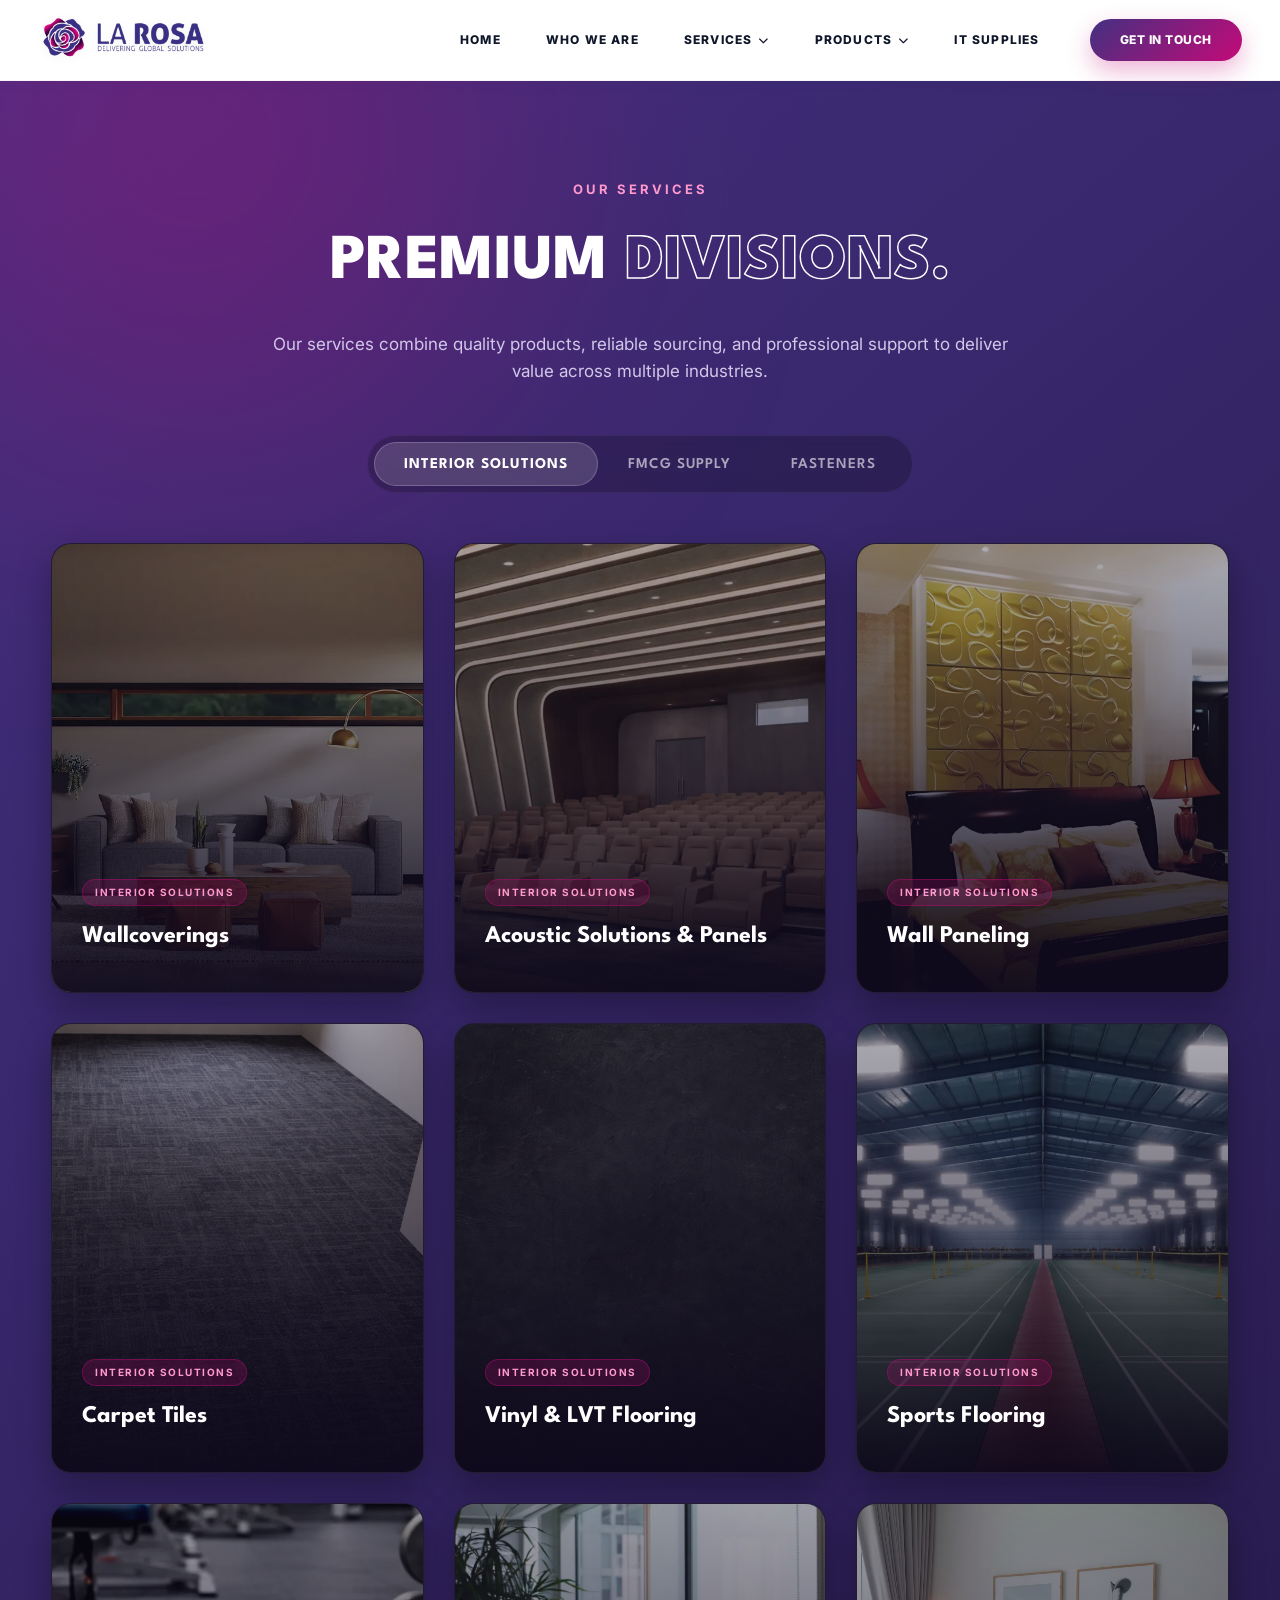
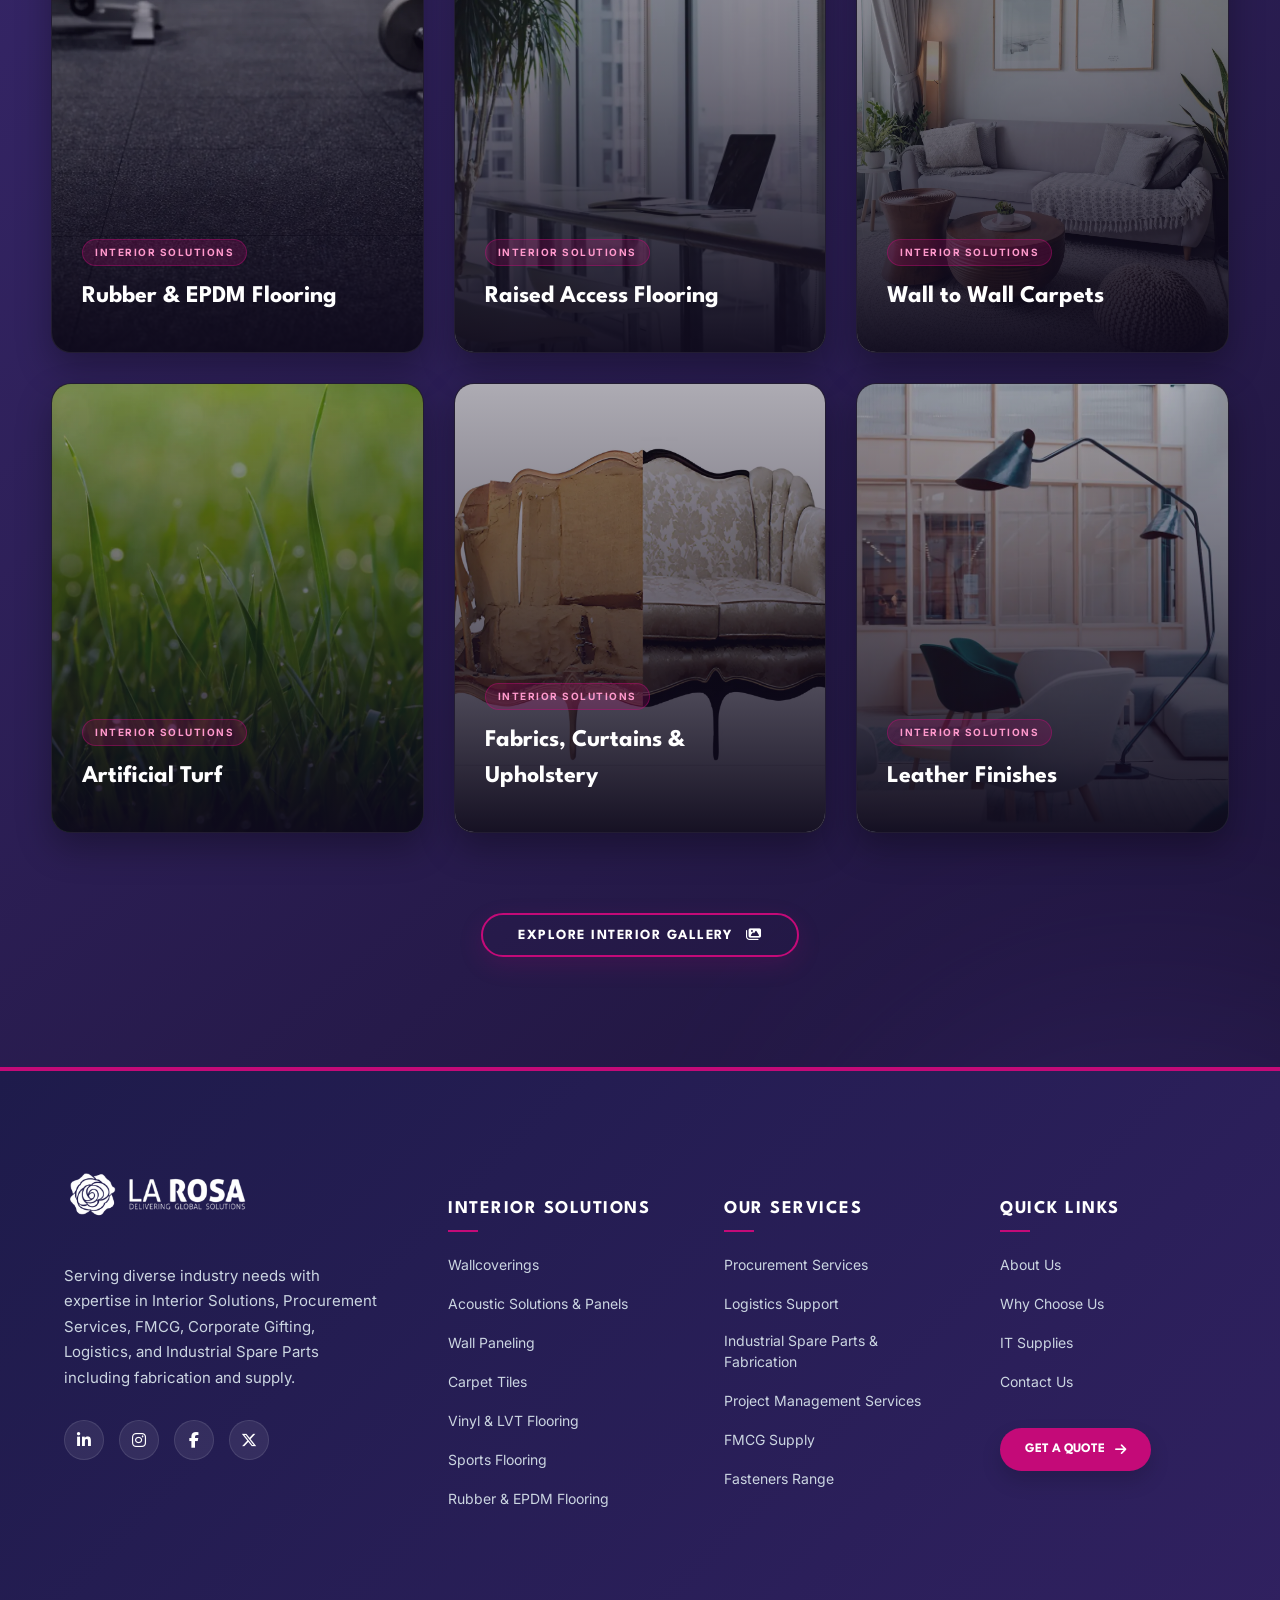
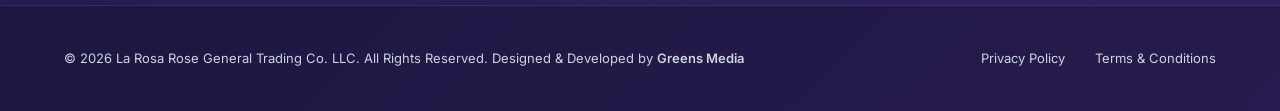
<file: products/index.html>
<!DOCTYPE html>
<html lang="en">
<head>
<meta charset="UTF-8">
<meta name="viewport" content="width=device-width, initial-scale=1">
<title>Products | La Rosa Rose General Trading</title>
<meta name="description" content="Interior solutions, FMCG supply and fasteners range – wallcoverings, acoustic panels, carpet tiles, vinyl & LVT flooring, sports and EPDM flooring and more.">
<link rel="canonical" href="https://larosatrading.com/products/">
<meta property="og:type" content="website">
<meta property="og:site_name" content="La Rosa Rose General Trading">
<meta property="og:title" content="Products | La Rosa Rose General Trading">
<meta property="og:description" content="Interior solutions, FMCG supply and fasteners range – wallcoverings, acoustic panels, carpet tiles, vinyl & LVT flooring, sports and EPDM flooring and more.">
<meta property="og:url" content="https://larosatrading.com/products/">
<meta property="og:image" content="https://larosatrading.com/assets/img/larosa-logo.webp">
<meta name="theme-color" content="#6a1b9a">
<link rel="icon" type="image/png" href="/assets/favicon.png">
<link rel="apple-touch-icon" href="/assets/favicon.png">
<link rel="preconnect" href="https://fonts.googleapis.com">
<link rel="preconnect" href="https://fonts.gstatic.com" crossorigin>
<link rel="preconnect" href="https://cdnjs.cloudflare.com" crossorigin>
<link rel="preload" as="image" href="/assets/img/larosa-logo.webp">
<link rel="stylesheet" href="https://fonts.googleapis.com/css2?family=Inter:wght@300;400;500;600;700;800&family=League+Spartan:wght@600;700;800;900&display=swap">
<link rel="stylesheet" href="https://cdnjs.cloudflare.com/ajax/libs/font-awesome/6.5.1/css/all.min.css" media="print" onload="this.media='all'">
<noscript><link rel="stylesheet" href="https://cdnjs.cloudflare.com/ajax/libs/font-awesome/6.5.1/css/all.min.css"></noscript>
<link rel="stylesheet" href="/assets/base.css">
</head>
<body class="page-products">
<div class="lr-w">
<div class="lr-nav-wrapper" id="lrMasterNavBreakout">
    <div class="lr-header">
        <div class="lr-container">
            
            <div class="lr-logo">
                <a href="/">
                    <img decoding="async" src="/assets/img/larosa-logo.webp" alt="La Rosa Rose General Trading Co. LLC">
                </a>
            </div>

            <div class="lr-nav-terminal">
                <nav class="lr-desktop-nav">
                    <ul class="lr-nav-list">
                        <li><a href="/" class="lr-link">Home</a></li>
                        <li><a href="/who-we-are/" class="lr-link">Who We Are</a></li>

                        <li class="lr-has-dropdown">
                            <a href="/services/" class="lr-link">Services <i class="fas fa-chevron-down"></i></a>
                            <ul class="lr-normal-dropdown">
                                <li>
                                    <a href="/services/#procurement" class="lr-hash-trigger">
                                        <i class="fas fa-briefcase"></i> Procurement Services
                                    </a>
                                </li>
                                <li>
                                    <a href="/services/#project-management" class="lr-hash-trigger">
                                        <i class="fas fa-clipboard-check"></i> Project Management
                                    </a>
                                </li>
                                <li>
                                    <a href="/services/#logistics" class="lr-hash-trigger">
                                        <i class="fas fa-shipping-fast"></i> Logistics Support
                                    </a>
                                </li>
                                <li>
                                    <a href="/services/#fabrication" class="lr-hash-trigger">
                                        <i class="fas fa-tools"></i> Industrial Fabrication
                                    </a>
                                </li>
                            </ul>
                        </li>

                        <li class="lr-has-dropdown">
                            <a href="/products/" class="lr-link">Products <i class="fas fa-chevron-down"></i></a>
                            <ul class="lr-normal-dropdown">
                                <li>
                                    <a href="/products/#lrs-v9-cat-interiors" class="lr-hash-trigger">
                                        <i class="fas fa-layer-group"></i> Interior Solutions
                                    </a>
                                </li>
                                <li>
                                    <a href="/products/#lrs-v9-cat-fmcg" class="lr-hash-trigger">
                                        <i class="fas fa-shopping-basket"></i> FMCG Supply
                                    </a>
                                </li>
                                <li>
                                    <a href="/products/#lrs-v9-cat-fasteners" class="lr-hash-trigger">
                                        <i class="fas fa-screwdriver-wrench"></i> Fasteners Range
                                    </a>
                                </li>
                            </ul>
                        </li>
                        <li><a href="/it-supplies/" class="lr-link">IT Supplies</a></li>
                    </ul>
                </nav>

                <a href="/contact-us/" class="lr-cta">Get In Touch</a>
            </div>

            <div class="lr-ham-trigger" id="lrHamBtn">
                <span></span>
                <span></span>
                <span></span>
            </div>
        </div>
    </div>

    <div class="lr-drawer" id="lrMobileDrawer">
        <div class="lr-drawer-header">
            <img decoding="async" src="/assets/img/larosa-logo.webp" alt="Logo">
            <button class="lr-close-btn" id="lrCloseBtn"><i class="fas fa-times"></i></button>
        </div>
        <ul class="lr-drawer-links">
            <li><a href="/" class="lr-bold-link">Home</a></li>
            <li><a href="/who-we-are/" class="lr-bold-link">Who We Are</a></li>
            
            <li class="lr-m-parent">
                <div class="lr-m-toggle">Services <i class="fas fa-chevron-right"></i></div>
                <ul class="lr-m-child">
                    <li><a href="/services/#procurement" class="lr-hash-trigger"><i class="fas fa-briefcase mobile-icon"></i> Procurement Services</a></li>
                    <li><a href="/services/#project-management" class="lr-hash-trigger"><i class="fas fa-clipboard-check mobile-icon"></i> Project Management</a></li>
                    <li><a href="/services/#logistics" class="lr-hash-trigger"><i class="fas fa-shipping-fast mobile-icon"></i> Logistics Support</a></li>
                    <li><a href="/services/#fabrication" class="lr-hash-trigger"><i class="fas fa-tools mobile-icon"></i> Industrial Fabrication</a></li>
                </ul>
            </li>

            <li class="lr-m-parent">
                <div class="lr-m-toggle">Products <i class="fas fa-chevron-right"></i></div>
                <ul class="lr-m-child">
                    <li><a href="/products/#lrs-v9-cat-interiors" class="lr-hash-trigger"><i class="fas fa-layer-group mobile-icon"></i> Interior Solutions</a></li>
                    <li><a href="/products/#lrs-v9-cat-fmcg" class="lr-hash-trigger"><i class="fas fa-shopping-basket mobile-icon"></i> FMCG Supply</a></li>
                    <li><a href="/products/#lrs-v9-cat-fasteners" class="lr-hash-trigger"><i class="fas fa-screwdriver-wrench mobile-icon"></i> Fasteners Range</a></li>
                </ul>
            </li>
        <li><a href="/it-supplies/" class="lr-bold-link">IT Supplies</a></li>
        </ul>
        
        <a href="/contact-us/" class="lr-drawer-cta">Get In Touch</a>
    </div>
    <div class="lr-overlay" id="lrOverlay"></div>
</div>

<style>
    :root {
        --purple: #433081;
        --pink: #C40A78;
        --dark: #0f172a;
        --font-h: 'League Spartan', sans-serif;
        --font-b: 'Inter', sans-serif;
        --header-h: 80px;
        --glass-header: rgba(255, 255, 255, 0.4); 
        --glass-border: rgba(255, 255, 255, 0.45);
    }

    /* MASTER THEME RESET OVERRIDES */
    html, body, #page, #wrapper, .site, .site-header, .theme-container {
        padding-top: 0 !important;
        margin-top: 0 !important;
    }

    /* AUTOMATIC VIEWPORT RECONCILIATION BAR */
    body:not(.elementor-editor-active) {
        padding-top: 80px !important; 
    }

    /* --- BREAKOUT ROOT ENGINE LAYER --- */
    .lr-nav-wrapper { 
        font-family: var(--font-b); 
        position: fixed !important; 
        top: 0 !important; 
        left: 0 !important; 
        width: 100% !important; 
        height: 0 !important; 
        z-index: 9999999999 !important; 
        pointer-events: none !important; 
        display: block !important;
        opacity: 1 !important;
        visibility: visible !important;
        background: transparent !important;
    }

    /* DEFAULT STATE: At the top of the page (Square, Full-width, Flush) */
    .lr-header {
        position: absolute !important; 
        top: 0 !important; 
        left: 50% !important; 
        transform: translateX(-50%) !important;
        width: 100% !important; 
        height: var(--header-h) !important; 
        background: rgba(255, 255, 255, 0.85) !important; /* Slightly solid at top for contrast */
        backdrop-filter: blur(20px) saturate(180%) !important; 
        -webkit-backdrop-filter: blur(20px) saturate(180%) !important;
        border-bottom: 1px solid var(--glass-border) !important;
        border-left: none !important;
        border-right: none !important;
        border-top: none !important;
        border-radius: 0px !important;
        display: flex !important; 
        align-items: center !important; 
        box-shadow: 0 4px 20px rgba(0, 0, 0, 0.02) !important;
        transition: all 0.45s cubic-bezier(0.25, 1, 0.5, 1) !important; /* Smooth morphing physics */
        pointer-events: auto !important; 
        visibility: visible !important;
        opacity: 1 !important;
    }

    /* SCROLLED MORPHED STATE: Floating Rounded Glass Pill Capsule */
    .lr-header.lr-scrolled {
        top: 20px !important;
        width: 95% !important;
        background: var(--glass-header) !important;
        backdrop-filter: blur(25px) saturate(180%) !important;
        border: 1px solid var(--glass-border) !important;
        border-radius: 100px !important;
        box-shadow: 0 15px 40px rgba(0, 0, 0, 0.15) !important;
    }

    /* WORDPRESS ADMIN BAR COMPENSATION */
    body.admin-bar .lr-header { top: 32px !important; }
    body.admin-bar .lr-header.lr-scrolled { top: 52px !important; }
    
    @media (max-width: 782px) {
        body.admin-bar .lr-header { top: 46px !important; }
        body.admin-bar .lr-header.lr-scrolled { top: 66px !important; }
    }

    .lr-container, .lr-logo, .lr-logo a, .lr-nav-terminal, .lr-desktop-nav, .lr-nav-list {
        background: transparent !important;
    }

    .lr-container { width: 94%; max-width: 1700px; margin: 0 auto; display: flex; justify-content: space-between; align-items: center; }
    .lr-logo img { height: 42px; width: auto; filter: drop-shadow(0 2px 5px rgba(0,0,0,0.05)); background: transparent !important; }

    .lr-nav-terminal { display: flex; align-items: center; gap: 50px; margin-left: auto; }
    .lr-nav-list { display: flex; align-items: center; list-style: none; gap: 45px; margin: 0; padding: 0; }
    .lr-nav-list > li { position: relative; padding: 15px 0; }
    
    .lr-link { 
        text-decoration: none; color: var(--dark); font-weight: 800; 
        font-size: 12px; text-transform: uppercase; letter-spacing: 1.2px; 
        display: flex; align-items: center; gap: 6px; transition: 0.3s; 
    }
    .lr-link:hover { color: var(--pink); }
    .lr-link i { font-size: 10px; transition: transform 0.3s ease; }
    .lr-has-dropdown:hover .lr-link i { transform: rotate(180deg); }

    /* DROP DOWNS */
    .lr-normal-dropdown {
        position: absolute; top: 100%; left: 50%; transform: translateX(-50%) translateY(15px);
        width: 270px; background: rgba(255, 255, 255, 0.98); backdrop-filter: blur(20px);
        border: 1px solid rgba(15, 23, 42, 0.08); border-radius: 16px;
        box-shadow: 0 20px 45px rgba(15, 23, 42, 0.12); list-style: none; padding: 12px 0; margin: 0;
        visibility: hidden; opacity: 0; transition: opacity 0.3s ease, transform 0.3s cubic-bezier(0.25, 1, 0.5, 1), visibility 0.3s;
    }
    .lr-has-dropdown:hover .lr-normal-dropdown { visibility: visible; opacity: 1; transform: translateX(-50%) translateY(5px); }
    .lr-normal-dropdown li { width: 100%; }
    .lr-normal-dropdown li a { display: flex; align-items: center; gap: 12px; padding: 12px 24px; text-decoration: none; color: #334155; font-size: 13.5px; font-weight: 600; letter-spacing: 0.3px; transition: all 0.25s ease; background: transparent !important; }
    .lr-normal-dropdown li a i { font-size: 14px; color: var(--purple); width: 18px; text-align: center; transition: all 0.25s ease; background: transparent !important; }
    .lr-normal-dropdown li a:hover { background-color: #f8fafc !important; color: var(--pink); }
    .lr-normal-dropdown li a:hover i { color: var(--pink); transform: scale(1.1); }

    /* CTA BUTTON */
    .lr-cta { 
        background: linear-gradient(135deg, var(--purple) 0%, var(--pink) 100%); 
        color: #fff !important; padding: 12px 30px; border-radius: 50px; text-transform: uppercase; font-weight: 800; font-size: 12px; letter-spacing: 0.5px;
        text-decoration: none; box-shadow: 0 10px 25px rgba(196, 10, 120, 0.3); transition: transform 0.3s ease, box-shadow 0.3s ease;
    }
    .lr-cta:hover { transform: translateY(-2px); box-shadow: 0 12px 30px rgba(196, 10, 120, 0.45); }

    /* MOBILE DRAWER STYLES */
    .lr-drawer {
        position: fixed; top: 0; right: -100%; width: 340px; height: 100vh; background: rgba(255, 255, 255, 0.98); backdrop-filter: blur(15px);
        z-index: 10000000; transition: 0.5s cubic-bezier(0.19, 1, 0.22, 1); padding: 40px; display: flex; flex-direction: column; overflow-y: auto; pointer-events: auto;
    }
    .lr-drawer.active { right: 0; }
    .lr-close-btn { width: 45px; height: 45px; background: rgba(15, 23, 42, 0.05); border: none; border-radius: 50%; display: flex; align-items: center; justify-content: center; cursor: pointer; font-size: 16px; transition: all 0.3s ease; }
    .lr-close-btn:hover { transform: rotate(90deg); background: var(--pink); color: #fff; }
    .lr-drawer-header { display: flex; justify-content: space-between; align-items: center; margin-bottom: 40px; }
    .lr-drawer-header img { height: 35px; background: transparent !important; }
    .lr-drawer-links { list-style: none; padding: 0; flex-grow: 1; margin: 0; }
    .lr-drawer-links > li { margin-bottom: 25px; border-bottom: 1px solid #f1f5f9; padding-bottom: 15px; }
    .lr-bold-link { font-family: var(--font-h); font-size: 20px; font-weight: 800; text-decoration: none; color: var(--dark); text-transform: uppercase; }
    .lr-m-toggle { font-family: var(--font-h); font-size: 20px; font-weight: 800; color: var(--dark); text-transform: uppercase; display: flex; justify-content: space-between; align-items: center; cursor: pointer; }
    .lr-m-toggle i { font-size: 14px; transition: transform 0.4s ease; color: var(--purple); }
    .lr-m-child { list-style: none; padding-left: 0; margin-top: 0; max-height: 0; opacity: 0; overflow: hidden; transition: all 0.4s cubic-bezier(0.25, 1, 0.5, 1); }
    .lr-m-child li { margin: 12px 0; }
    .lr-m-child li a { font-family: var(--font-b); font-size: 14px; font-weight: 600; color: #475569; display: flex; align-items: center; gap: 10px; text-decoration: none; transition: color 0.2s ease; background: transparent !important; }
    .lr-m-child li a:hover { color: var(--pink); }
    .lr-m-child li a i.mobile-icon { color: var(--purple); font-size: 14px; width: 18px; text-align: center; background: transparent !important; }
    .lr-m-active > .lr-m-child { max-height: 500px; opacity: 1; margin-top: 15px; padding-left: 10px; }
    .lr-m-active > .lr-m-toggle i { transform: rotate(90deg); color: var(--pink); }
    .lr-drawer-cta { display: block; text-align: center; background: linear-gradient(135deg, var(--purple) 0%, var(--pink) 100%); color: #fff !important; padding: 16px; border-radius: 50px; margin-top: 30px; font-family: var(--font-h); font-size: 16px !important; font-weight: 800; text-transform: uppercase; text-decoration: none; box-shadow: 0 10px 25px rgba(196, 10, 120, 0.2); }
    .lr-overlay { position: fixed; inset: 0; background: rgba(15, 23, 42, 0.3); backdrop-filter: blur(8px); z-index: 9999999; display: none; pointer-events: auto; }
    .lr-overlay.active { display: block; }

    .lr-ham-trigger { display: none; pointer-events: auto; background: transparent !important; }
    .lr-ham-trigger span { background: var(--purple) !important; }

    @media (max-width: 1150px) {
        .lr-nav-terminal { display: none; }
        .lr-ham-trigger { display: flex; cursor: pointer; width: 32px; height: 20px; flex-direction: column; justify-content: space-between; align-items: flex-end; z-index: 1000001; }
        .lr-ham-trigger span { display: block; width: 100%; height: 2px; background: var(--purple); border-radius: 10px; transition: 0.3s; }
        
        /* Dynamic scale properties matching mobile viewports */
        .lr-header.lr-scrolled { border-radius: 24px !important; top: 15px !important; width: 94% !important; }
    }
</style>

<script>
    (function() {
        const teleportNavigationToRootBody = () => {
            const masterWrapper = document.getElementById('lrMasterNavBreakout');
            if (masterWrapper && !document.body.classList.contains('elementor-editor-active')) {
                if (masterWrapper.parentElement !== document.body) {
                    const elementorParentSection = masterWrapper.closest('.elementor-section');
                    if (elementorParentSection) {
                        elementorParentSection.style.position = 'absolute';
                        elementorParentSection.style.width = '0';
                        elementorParentSection.style.height = '0';
                        elementorParentSection.style.padding = '0';
                        elementorParentSection.style.margin = '0';
                        elementorParentSection.style.overflow = 'hidden';
                        elementorParentSection.style.display = 'none';
                    }
                    document.body.insertBefore(masterWrapper, document.body.firstChild);
                }
            }
        };
        teleportNavigationToRootBody();

        const toggleMenu = () => {
            const btn = document.getElementById('lrHamBtn');
            const close = document.getElementById('lrCloseBtn');
            const drawer = document.getElementById('lrMobileDrawer');
            const overlay = document.getElementById('lrOverlay');
            
            const handleToggle = () => {
                if (!drawer || !overlay) return;
                drawer.classList.toggle('active');
                overlay.classList.toggle('active');
                document.body.style.overflow = drawer.classList.contains('active') ? 'hidden' : '';
            };

            if (btn) btn.onclick = handleToggle;
            if (close) close.onclick = handleToggle;
            if (overlay) overlay.onclick = handleToggle;

            document.querySelectorAll('.lr-m-toggle').forEach(toggle => {
                toggle.onclick = () => {
                    const parent = toggle.parentElement;
                    const isOpen = parent.classList.contains('lr-m-active');
                    document.querySelectorAll('.lr-m-parent').forEach(p => p.classList.remove('lr-m-active'));
                    if(!isOpen) parent.classList.add('lr-m-active');
                };
            });
            
            document.querySelectorAll('.lr-hash-trigger').forEach(link => {
                link.addEventListener('click', function(e) {
                    const currentUrlPath = window.location.pathname;
                    const targetUrlObj = new URL(this.href, window.location.origin);
                    
                    if (currentUrlPath === targetUrlObj.pathname) {
                        if (drawer && drawer.classList.contains('active')) handleToggle();
                    }
                });
            });
        };

        // SCROLL STATE MONITORING ENGINE
        // Dynamically applies or strips the scrolled styling states based on viewport thresholds
        const initScrollTracker = () => {
            const masterWrapper = document.getElementById('lrMasterNavBreakout');
            if (!masterWrapper) return;
            const headerElement = masterWrapper.querySelector('.lr-header');
            if (!headerElement) return;

            const evaluateScrollState = () => {
                if (window.scrollY > 15) {
                    headerElement.classList.add('lr-scrolled');
                } else {
                    headerElement.classList.remove('lr-scrolled');
                }
            };

            window.addEventListener('scroll', evaluateScrollState, { passive: true });
            evaluateScrollState(); // Execute initialization check instantly on render
        };

        if (document.readyState === 'loading') {
            document.addEventListener('DOMContentLoaded', () => {
                teleportNavigationToRootBody();
                toggleMenu();
                initScrollTracker();
            });
        } else {
            toggleMenu();
            initScrollTracker();
        }
    })();
</script>
</div>
<div class="lr-w">
<section class="lrs-v9-portal-section">
    <div class="lrs-v9-ambient-glow glow-1"></div>
    <div class="lrs-v9-ambient-glow glow-2"></div>

    <div class="lrs-v9-container">
        <div class="lrs-v9-header">
            <span class="lrs-v9-eyebrow">Our Services</span>
            <h2 class="lrs-v9-title">Premium <span class="lrs-v9-stroke">Divisions.</span></h2>
            <p class="lrs-v9-sub">Our services combine quality products, reliable sourcing, and professional support to deliver value across multiple industries.</p>
        </div>

        <div class="lrs-v9-tab-wrapper" id="lrs-v9-tab-scroll-container">
            <div class="lrs-v9-tab-nav" id="lrs-v9-tabs">
                <div class="lrs-v9-active-indicator" id="lrs-v9-indicator"></div>
                <button class="lrs-v9-tab active" data-target="lrs-v9-cat-interiors">Interior Solutions</button>
                <button class="lrs-v9-tab" data-target="lrs-v9-cat-fmcg">FMCG Supply</button>
                <button class="lrs-v9-tab" data-target="lrs-v9-cat-fasteners">FASTENERS</button>
            </div>
        </div>

        <div class="lrs-v9-content-portal">
            <div class="lrs-v9-grid-view active" data-grid-id="lrs-v9-cat-interiors">
                <div class="lrs-v9-product-card" data-prod="wallcoverings">
                    <div class="lrs-v9-prod-img"><img decoding="async" src="/assets/img/photo-1618221195710-dd6b41faaea6.webp" alt="Wallcoverings"></div>
                    <div class="lrs-v9-prod-overlay"></div>
                    <div class="lrs-v9-prod-info">
                        <span class="lrs-v9-prod-tag">Interior Solutions</span>
                        <h3>Wallcoverings</h3>
                        <p>Transform commercial and residential surfaces with bespoke patterns, rich textures, and durable, easy-to-clean wall finishes.</p>
                        <button class="lrs-v9-prod-link"><i class="fas fa-expand"></i></button>
                    </div>
                </div>

                <div class="lrs-v9-product-card" data-prod="acoustics">
                    <div class="lrs-v9-prod-img"><img decoding="async" src="/assets/img/textured-acoustic-panels.webp" alt="Acoustic Solutions"></div>
                    <div class="lrs-v9-prod-overlay"></div>
                    <div class="lrs-v9-prod-info">
                        <span class="lrs-v9-prod-tag">Interior Solutions</span>
                        <h3>Acoustic Solutions & Panels</h3>
                        <p>Enhance indoor sound quality with high-performance panels that seamlessly balance acoustic comfort with crisp modern architecture.</p>
                        <button class="lrs-v9-prod-link"><i class="fas fa-expand"></i></button>
                    </div>
                </div>

                <div class="lrs-v9-product-card" data-prod="paneling">
                    <div class="lrs-v9-prod-img"><img decoding="async" src="/assets/img/house-panneling.webp" alt="Wall Paneling"></div>
                    <div class="lrs-v9-prod-overlay"></div>
                    <div class="lrs-v9-prod-info">
                        <span class="lrs-v9-prod-tag">Interior Solutions</span>
                        <h3>Wall Paneling</h3>
                        <p>Add distinct architectural depth and linear elegance to plain partitions using decorative panels engineered for high-traffic impact.</p>
                        <button class="lrs-v9-prod-link"><i class="fas fa-expand"></i></button>
                    </div>
                </div>

                <div class="lrs-v9-product-card" data-prod="carpet_tiles">
                    <div class="lrs-v9-prod-img"><img decoding="async" src="/assets/img/carpet-tiles.webp" alt="Carpet Tiles"></div>
                    <div class="lrs-v9-prod-overlay"></div>
                    <div class="lrs-v9-prod-info">
                        <span class="lrs-v9-prod-tag">Interior Solutions</span>
                        <h3>Carpet Tiles</h3>
                        <p>Highly flexible, stain-resistant modular flooring tiles optimized for creative layouts and simple replacement in corporate spaces.</p>
                        <button class="lrs-v9-prod-link"><i class="fas fa-expand"></i></button>
                    </div>
                </div>

                <div class="lrs-v9-product-card" data-prod="vinyl_lvt">
                    <div class="lrs-v9-prod-img"><img decoding="async" src="/assets/img/lvt.webp" alt="Vinyl & LVT"></div>
                    <div class="lrs-v9-prod-overlay"></div>
                    <div class="lrs-v9-prod-info">
                        <span class="lrs-v9-prod-tag">Interior Solutions</span>
                        <h3>Vinyl & LVT Flooring</h3>
                        <p>Waterproof and heavily wear-resistant surfaces bringing the premium textures of stone and timber to high-use retail zones.</p>
                        <button class="lrs-v9-prod-link"><i class="fas fa-expand"></i></button>
                    </div>
                </div>

                <div class="lrs-v9-product-card" data-prod="sports_flooring">
                    <div class="lrs-v9-prod-img"><img decoding="async" src="/assets/img/sports-flooring.webp" alt="Sports Flooring"></div>
                    <div class="lrs-v9-prod-overlay"></div>
                    <div class="lrs-v9-prod-info">
                        <span class="lrs-v9-prod-tag">Interior Solutions</span>
                        <h3>Sports Flooring</h3>
                        <p>Engineered rubberized and composite surfaces delivering perfect point-elastic shock absorption and uniform athletic rebound values.</p>
                        <button class="lrs-v9-prod-link"><i class="fas fa-expand"></i></button>
                    </div>
                </div>

                <div class="lrs-v9-product-card" data-prod="rubber_epdm">
                    <div class="lrs-v9-prod-img"><img decoding="async" src="/assets/img/rubber-flooring.webp" alt="Rubber Flooring"></div>
                    <div class="lrs-v9-prod-overlay"></div>
                    <div class="lrs-v9-prod-info">
                        <span class="lrs-v9-prod-tag">Interior Solutions</span>
                        <h3>Rubber & EPDM Flooring</h3>
                        <p>All-weather protective ground options providing slip resistance and cushion underfoot for premium gyms and playgrounds.</p>
                        <button class="lrs-v9-prod-link"><i class="fas fa-expand"></i></button>
                    </div>
                </div>

                <div class="lrs-v9-product-card" data-prod="raised_access">
                    <div class="lrs-v9-prod-img"><img decoding="async" src="/assets/img/photo-1497215728101-856f4ea42174.webp" alt="Raised Access"></div>
                    <div class="lrs-v9-prod-overlay"></div>
                    <div class="lrs-v9-prod-info">
                        <span class="lrs-v9-prod-tag">Interior Solutions</span>
                        <h3>Raised Access Flooring</h3>
                        <p>Heavy-load platform flooring providing flexible modular paths for hidden wiring, data trunks, and HVAC air ducts underfoot.</p>
                        <button class="lrs-v9-prod-link"><i class="fas fa-expand"></i></button>
                    </div>
                </div>

                <div class="lrs-v9-product-card" data-prod="wall_to_wall">
                    <div class="lrs-v9-prod-img"><img decoding="async" src="/assets/img/photo-1583847268964-b28dc8f51f92.webp" alt="Wall to Wall Carpets"></div>
                    <div class="lrs-v9-prod-overlay"></div>
                    <div class="lrs-v9-prod-info">
                        <span class="lrs-v9-prod-tag">Interior Solutions</span>
                        <h3>Wall to Wall Carpets</h3>
                        <p>Plush broadloom carpet varieties providing unmatched thermal isolation, sound dampening, and elegant patterns for hotel ballrooms.</p>
                        <button class="lrs-v9-prod-link"><i class="fas fa-expand"></i></button>
                    </div>
                </div>

                <div class="lrs-v9-product-card" data-prod="turf">
                    <div class="lrs-v9-prod-img"><img decoding="async" src="/assets/img/photo-1533460004989-cef01064af7e.webp" alt="Artificial Turf"></div>
                    <div class="lrs-v9-prod-overlay"></div>
                    <div class="lrs-v9-prod-info">
                        <span class="lrs-v9-prod-tag">Interior Solutions</span>
                        <h3>Artificial Turf</h3>
                        <p>UV-stabilized synthetic lawns that keep retail exterior landscaping look consistently fresh without watering or maintenance tasks.</p>
                        <button class="lrs-v9-prod-link"><i class="fas fa-expand"></i></button>
                    </div>
                </div>

                <div class="lrs-v9-product-card" data-prod="fabrics_curtains">
                    <div class="lrs-v9-prod-img"><img decoding="async" src="/assets/img/upholstery.webp" alt="Fabrics Curtains"></div>
                    <div class="lrs-v9-prod-overlay"></div>
                    <div class="lrs-v9-prod-info">
                        <span class="lrs-v9-prod-tag">Interior Solutions</span>
                        <h3>Fabrics, Curtains & Upholstery</h3>
                        <p>Premium flame-retardant window drapery textiles and plush upholstery fabrics customized for executive hotel suites.</p>
                        <button class="lrs-v9-prod-link"><i class="fas fa-expand"></i></button>
                    </div>
                </div>

                <div class="lrs-v9-product-card" data-prod="leather">
                    <div class="lrs-v9-prod-img"><img decoding="async" src="/assets/img/photo-1524758631624-e2822e304c36.webp" alt="Leather Finishes"></div>
                    <div class="lrs-v9-prod-overlay"></div>
                    <div class="lrs-v9-prod-info">
                        <span class="lrs-v9-prod-tag">Interior Solutions</span>
                        <h3>Leather Finishes</h3>
                        <p>Top-grain interior structural leathers providing signature elegance to hospitality accent panels and executive lounge furniture.</p>
                        <button class="lrs-v9-prod-link"><i class="fas fa-expand"></i></button>
                    </div>
                </div>
                
                <div class="lrs-v9-section-footer-anchor">
                    <button class="lrs-v9-explore-grid-trigger" data-division="interiors_master" data-label="Interior Solutions">Explore Interior Gallery <i class="fas fa-images"></i></button>
                </div>
            </div>

            <div class="lrs-v9-grid-view" data-grid-id="lrs-v9-cat-fmcg">
                <div class="lrs-v9-product-card" data-prod="fmcg_food">
                    <div class="lrs-v9-prod-img"><img decoding="async" src="/assets/img/fmcg--e2-80-93-product.webp" alt="Food products"></div>
                    <div class="lrs-v9-prod-overlay"></div>
                    <div class="lrs-v9-prod-info">
                        <span class="lrs-v9-prod-tag">FMCG Supply</span>
                        <h3>Food products</h3>
                        <p>Streamlined supply chain pipelines handling global trade lines for grocery shelf items, saffron, and premium culinary snacks.</p>
                        <button class="lrs-v9-prod-link"><i class="fas fa-expand"></i></button>
                    </div>
                </div>
                
                <div class="lrs-v9-section-footer-anchor">
                    <button class="lrs-v9-explore-grid-trigger" data-division="fmcg_master" data-label="FMCG Supply">Explore FMCG Gallery <i class="fas fa-images"></i></button>
                </div>
            </div>

            <div class="lrs-v9-grid-view" data-grid-id="lrs-v9-cat-fasteners">
                <div class="lrs-v9-product-card" data-prod="bolts_nuts">
                    <div class="lrs-v9-prod-img"><img decoding="async" src="/assets/img/199.webp" alt="Bolts & Nuts"></div>
                    <div class="lrs-v9-prod-overlay"></div>
                    <div class="lrs-v9-prod-info">
                        <span class="lrs-v9-prod-tag">FASTENERS</span>
                        <h3>Bolts & Nuts</h3>
                        <p>High-tensile industrial fasteners manufactured under precise grade tolerances for demanding engineering structures.</p>
                        <button class="lrs-v9-prod-link"><i class="fas fa-expand"></i></button>
                    </div>
                </div>

                <div class="lrs-v9-product-card" data-prod="screws_anchors">
                    <div class="lrs-v9-prod-img"><img decoding="async" src="/assets/img/200.webp" alt="Screws & Anchors"></div>
                    <div class="lrs-v9-prod-overlay"></div>
                    <div class="lrs-v9-prod-info">
                        <span class="lrs-v9-prod-tag">FASTENERS</span>
                        <h3>Screws & Anchors</h3>
                        <p>Heavy-duty expansion anchors and specialized structural self-tapping screws for reliable vibration-proof anchoring.</p>
                        <button class="lrs-v9-prod-link"><i class="fas fa-expand"></i></button>
                    </div>
                </div>

                <div class="lrs-v9-product-card" data-prod="washers_mechanical">
                    <div class="lrs-v9-prod-img"><img decoding="async" src="/assets/img/198.webp" alt="Washers & Studs"></div>
                    <div class="lrs-v9-prod-overlay"></div>
                    <div class="lrs-v9-prod-info">
                        <span class="lrs-v9-prod-tag">FASTENERS</span>
                        <h3>Washers & Studs</h3>
                        <p>Even load-distribution spacer plates along with continuous-thread steel engineering studs and advanced power-transmission elements.</p>
                        <button class="lrs-v9-prod-link"><i class="fas fa-expand"></i></button>
                    </div>
                </div>
                
                <div class="lrs-v9-section-footer-anchor">
                    <button class="lrs-v9-explore-grid-trigger" data-division="fasteners_master" data-label="FASTENERS">Explore Fasteners Gallery <i class="fas fa-images"></i></button>
                </div>
            </div>
        </div>
    </div>
</section>

<style>
    /* --- GRID AND CORE LAYOUT STYLING --- */
    .lrs-v9-portal-section {
        --lrs-v9-bg-alpha: #433081; --lrs-v9-bg-beta: #1e143b; --lrs-v9-pink: #C40A78; --lrs-v9-text-light: #ffffff; --lrs-v9-text-muted: #d1c8e8;
        background: linear-gradient(140deg, var(--lrs-v9-bg-alpha) 0%, var(--lrs-v9-bg-beta) 100%);
        font-family: 'Inter', sans-serif; padding: 100px 0; position: relative; overflow: hidden; width: 100%;
    }
    .lrs-v9-ambient-glow { position: absolute; border-radius: 50%; filter: blur(140px); opacity: 0.3; pointer-events: none; }
    .glow-1 { top: -10%; left: -10%; width: 50vw; height: 50vw; background: var(--lrs-v9-pink); }
    .glow-2 { bottom: -20%; right: -10%; width: 40vw; height: 40vw; background: #6b4cce; }
    .lrs-v9-container { width: 92%; max-width: 1400px; margin: 0 auto; position: relative; z-index: 2; }
    
    .lrs-v9-header { text-align: center; max-width: 750px; margin: 0 auto 50px auto; }
    .lrs-v9-eyebrow { color: #ff99cc; font-weight: 700; text-transform: uppercase; letter-spacing: 3px; font-size: 13px; display: block; margin-bottom: 15px; }
    .lrs-v9-title { font-family: 'League Spartan'; font-size: clamp(36px, 5vw, 64px); color: var(--lrs-v9-text-light); text-transform: uppercase; margin: 0 0 20px 0; font-weight: 800; }
    .lrs-v9-stroke { color: transparent; -webkit-text-stroke: 1.5px var(--lrs-v9-text-light); }
    .lrs-v9-sub { font-size: 17px; color: var(--lrs-v9-text-muted); line-height: 1.6; }

    .lrs-v9-tab-wrapper { width: 100%; display: flex; justify-content: center; margin-bottom: 50px; }
    .lrs-v9-tab-nav { display: inline-flex; position: relative; padding: 6px; border-radius: 100px; background: rgba(0, 0, 0, 0.2); border: 1px solid rgba(255, 255, 255, 0.05); backdrop-filter: blur(10px); -webkit-backdrop-filter: blur(10px); }
    .lrs-v9-active-indicator { position: absolute; top: 6px; bottom: 6px; left: 0; border-radius: 100px; background: rgba(255, 255, 255, 0.15); border: 1px solid rgba(255, 255, 255, 0.2); transition: all 0.4s cubic-bezier(0.25, 1, 0.5, 1); z-index: 1; }
    .lrs-v9-tab { position: relative; z-index: 2; background: transparent; border: none; height: 44px; padding: 0 30px; display: flex; align-items: center; justify-content: center; font-family: 'League Spartan', sans-serif; font-size: 15px; font-weight: 600; color: rgba(255,255,255,0.6); cursor: pointer; transition: color 0.3s; text-transform: uppercase; letter-spacing: 1px; }
    .lrs-v9-tab.active { color: #fff !important; font-weight: 700 !important; }

    .lrs-v9-content-portal { width: 100%; display: grid; grid-template-columns: 1fr; }
    .lrs-v9-grid-view { grid-area: 1 / 1; display: grid; grid-template-columns: repeat(3, 1fr); gap: 30px; opacity: 0; visibility: hidden; transform: translateY(20px); transition: opacity 0.4s ease, transform 0.4s, visibility 0.4s; }
    .lrs-v9-grid-view.active { opacity: 1; visibility: visible; pointer-events: all; transform: translateY(0); }

    /* --- PRODUCT CARDS --- */
    .lrs-v9-product-card { height: 450px; border-radius: 20px; position: relative; overflow: hidden; background: #150f26; border: 1px solid rgba(255,255,255,0.06); box-shadow: 0 15px 35px rgba(0,0,0,0.3); transition: transform 0.4s, box-shadow 0.4s; cursor: pointer; }
    .lrs-v9-product-card:hover { transform: translateY(-8px); box-shadow: 0 25px 50px rgba(0, 0, 0, 0.5); }
    .lrs-v9-prod-img { position: absolute; inset: 0; z-index: 1; }
    .lrs-v9-prod-img img { width: 100%; height: 100%; object-fit: cover; opacity: 0.65; transition: transform 0.8s; }
    .lrs-v9-product-card:hover .lrs-v9-prod-img img { transform: scale(1.05); opacity: 0.8; }
    .lrs-v9-prod-overlay { position: absolute; inset: 0; z-index: 2; background: linear-gradient(to top, rgba(14,9,28,0.95) 0%, rgba(14,9,28,0.3) 60%, transparent 100%); }
    
    .lrs-v9-prod-info { position: absolute; bottom: 0; left: 0; width: 100%; padding: 30px; z-index: 3; display: flex; flex-direction: column; align-items: flex-start; box-sizing: border-box; }
    .lrs-v9-prod-tag { background: rgba(196, 10, 120, 0.2); border: 1px solid rgba(196, 10, 120, 0.4); color: #ff99cc; font-size: 10px; font-weight: 700; text-transform: uppercase; letter-spacing: 1.5px; padding: 5px 12px; border-radius: 50px; margin-bottom: 12px; }
    .lrs-v9-prod-info h3 { font-family: 'League Spartan'; font-size: 24px; color: #fff; margin: 0 0 8px 0; font-weight: 700; }
    .lrs-v9-prod-info p { font-size: 13.5px; color: #d1c8e8; line-height: 1.5; margin: 0; opacity: 0; max-height: 0; transition: all 0.4s ease; overflow: hidden; }
    .lrs-v9-product-card:hover .lrs-v9-prod-info p { opacity: 1; max-height: 100px; margin-top: 8px; }
    .lrs-v9-prod-link { width: 40px; height: 40px; background: var(--lrs-v9-pink); color: #fff; border-radius: 50%; display: flex; align-items: center; justify-content: center; font-size: 14px; position: absolute; bottom: 30px; right: 25px; border: none; opacity: 0; transform: scale(0.8); transition: all 0.3s ease; z-index: 4; }
    .lrs-v9-product-card:hover .lrs-v9-prod-link { opacity: 1; transform: scale(1); }

    /* --- GLOBAL TRIGGER STYLE BUTTONS --- */
    .lrs-v9-section-footer-anchor { 
        grid-column: 1 / -1 !important; 
        display: flex !important; 
        justify-content: center !important; 
        align-items: center !important;
        margin-top: 40px !important; 
        padding: 10px 0 !important;
        width: 100% !important;
    }
    .lrs-v9-explore-grid-trigger { 
        background: transparent !important; 
        border: 2px solid var(--lrs-v9-pink) !important; 
        color: #ffffff !important; 
        padding: 13px 35px !important; 
        font-family: 'League Spartan', sans-serif !important; 
        font-size: 14px !important; 
        font-weight: 700 !important; 
        text-transform: uppercase !important; 
        letter-spacing: 1.5px !important; 
        border-radius: 50px !important; 
        cursor: pointer !important; 
        transition: all 0.3s ease !important; 
        box-shadow: 0 8px 25px rgba(196,10,120,0.15) !important;
        width: auto !important; 
        max-width: 340px !important;
    }
    .lrs-v9-explore-grid-trigger i { margin-left: 8px !important; font-size: 13px !important; }
    .lrs-v9-explore-grid-trigger:hover { background: var(--lrs-v9-pink) !important; box-shadow: 0 12px 30px rgba(196,10,120,0.4) !important; transform: translateY(-3px) !important; }

    @media (max-width: 1100px) {
        .lrs-v9-grid-view { grid-template-columns: repeat(2, 1fr); gap: 20px; }
    }
    @media (max-width: 768px) {
        .lrs-v9-portal-section { padding: 60px 0; }
        .lrs-v9-title { font-size: 36px; }
        .lrs-v9-tab-wrapper { justify-content: flex-start; overflow-x: auto; padding: 0 15px 10px 15px; width: 100%; box-sizing: border-box; }
        .lrs-v9-tab-nav { display: flex; width: max-content; }
        .lrs-v9-tab { font-size: 13px; padding: 0 20px; height: 38px; }
        .lrs-v9-grid-view { grid-template-columns: 1fr; gap: 20px; }
        .lrs-v9-product-card { height: 380px; }
        .lrs-v9-prod-info p { opacity: 1; max-height: 80px; margin-top: 8px; }
        .lrs-v9-explore-grid-trigger { width: 100% !important; max-width: 100% !important; text-align: center !important; }
    }
</style>

<script>
/* --- 1. DECOUPLED MASTER IMAGE DICTIONARY MAPS --- */
const imageCollection = {
    "wallcoverings": [
        "/assets/img/photo-1618221195710-dd6b41faaea6.webp",
        "/assets/img/137.webp",
        "/assets/img/138.webp"
    ],
    "acoustics": [
        "/assets/img/textured-acoustic-panels.webp",
        "/assets/img/141.webp"
    ],
    "paneling": [
        "/assets/img/house-panneling.webp",
        "/assets/img/139.webp",
        "/assets/img/140.webp",
        "/assets/img/2.webp",
        "/assets/img/house-paneling.webp"
    ],
    "carpet_tiles": [
        "/assets/img/carpet-tiles.webp",
        "/assets/img/67.webp",
        "/assets/img/68.webp",
        "/assets/img/65.webp",
        "/assets/img/66.webp",
        "/assets/img/40.webp",
        "/assets/img/41.webp",
        "/assets/img/42.webp",
        "/assets/img/43.webp",
        "/assets/img/4.webp",
        "/assets/img/5.webp",
        "/assets/img/6.webp"
    ],
    "vinyl_lvt": [
        "/assets/img/lvt.webp",
        "/assets/img/leather.webp",
        "/assets/img/53.webp",
        "/assets/img/54.webp",
        "/assets/img/55.webp",
        "/assets/img/56.webp",
        "/assets/img/57.webp",
        "/assets/img/58.webp",
        "/assets/img/59.webp",
        "/assets/img/47.webp",
        "/assets/img/49.webp",
        "/assets/img/50.webp",
        "/assets/img/51.webp",
        "/assets/img/52.webp",
        "/assets/img/38.webp",
        "/assets/img/39.webp",
        "/assets/img/37.webp",
        "/assets/img/vinyl-flooring.webp"
    ],
    "sports_flooring": [
        "/assets/img/sports-flooring.webp",
        "/assets/img/136.webp",
        "/assets/img/23.webp",
        "/assets/img/22.webp",
        "/assets/img/19.webp",
        "/assets/img/20.webp"
    ],
    "rubber_epdm": [
        "/assets/img/rubber-flooring.webp",
        "/assets/img/72.webp",
        "/assets/img/73.webp",
        "/assets/img/74.webp"
    ],
    "raised_access": [
        "/assets/img/photo-1497215728101-856f4ea42174.webp",
        "/assets/img/134.webp",
        "/assets/img/ad-port-abu-dhabi-auditorium.webp",
        "/assets/img/89.webp",
        "/assets/img/77.webp",
        "/assets/img/78.webp",
        "/assets/img/79.webp",
        "/assets/img/80.webp",
        "/assets/img/81.webp",
        "/assets/img/82.webp",
        "/assets/img/83.webp",
        "/assets/img/84.webp",
        "/assets/img/85.webp",
        "/assets/img/86.webp",
        "/assets/img/87.webp",
        "/assets/img/raised-flooring.webp",
        "/assets/img/76.webp",
        "/assets/img/raised-access-floor.webp"
    ],
    "wall_to_wall": [
        "/assets/img/photo-1583847268964-b28dc8f51f92.webp",
        "/assets/img/69.webp",
        "/assets/img/64.webp",
        "/assets/img/61.webp",
        "/assets/img/62.webp",
        "/assets/img/63.webp",
        "/assets/img/mosque-carpet.webp",
        "/assets/img/34.webp",
        "/assets/img/35.webp",
        "/assets/img/31.webp",
        "/assets/img/32.webp",
        "/assets/img/33.webp",
        "/assets/img/28.webp",
        "/assets/img/29.webp",
        "/assets/img/30.webp",
        "/assets/img/25.webp",
        "/assets/img/26.webp",
        "/assets/img/27.webp",
        "/assets/img/roll-carpet.webp"
    ],
    "turf": [
        "/assets/img/photo-1533460004989-cef01064af7e.webp",
        "/assets/img/93.webp",
        "/assets/img/94.webp",
        "/assets/img/91.webp",
        "/assets/img/92.webp",
        "/assets/img/epdm-flooring.webp",
        "/assets/img/14.webp",
        "/assets/img/sports-flooring.webp",
        "/assets/img/10.webp",
        "/assets/img/11.webp",
        "/assets/img/9.webp",
        "/assets/img/grass-floor.webp"
    ],
    "fabrics_curtains": [
        "/assets/img/upholstery.webp",
        "/assets/img/101.webp",
        "/assets/img/upholstery-2.webp",
        "/assets/img/97.webp",
        "/assets/img/99.webp",
        "/wp-content/uploads/2026/05/Curtain's-scaled.png"
    ],
    "leather": [
        "/assets/img/photo-1524758631624-e2822e304c36.webp",
        "/assets/img/7.webp",
        "/assets/img/133.webp",
        "/assets/img/45.webp",
        "/assets/img/46.webp"
    ],
    "fmcg_food": [
        "/assets/img/fmcg--e2-80-93-product.webp",
        "/assets/img/108.webp",
        "/assets/img/129.webp",
        "/assets/img/130.webp",
        "/assets/img/131.webp",
        "/assets/img/tea.webp",
        "/assets/img/118.webp",
        "/assets/img/120.webp",
        "/assets/img/121.webp",
        "/assets/img/122.webp",
        "/assets/img/123.webp",
        "/assets/img/125.webp",
        "/assets/img/127.webp",
        "/assets/img/arabic-sweets.webp",
        "/assets/img/ein-al-jamal---cup-biscuits.webp",
        "/assets/img/sauce---spread.webp",
        "/assets/img/107.webp",
        "/assets/img/109.webp",
        "/assets/img/111.webp",
        "/assets/img/113.webp",
        "/assets/img/114.webp",
        "/assets/img/115.webp",
        "/assets/img/117.webp",
        "/assets/img/chocolates.webp",
        "/assets/img/mouth-freshener--e2-80-93-banarasi-mint.webp",
        "/assets/img/saffron.webp",
        "/assets/img/105.webp",
        "/assets/img/106.webp"
    ],
    "bolts_nuts": [
        "/assets/img/199.webp",
        "/assets/img/fastners.webp",
        "/assets/img/200.webp"
    ],
    "screws_anchors": [
        "/assets/img/200.webp",
        "/assets/img/201.webp",
        "/assets/img/202.webp"
    ],
    "washers_mechanical": [
        "/assets/img/198.webp",
        "/assets/img/203.webp",
        "/assets/img/204.webp",
        "/assets/img/214.webp",
        "/assets/img/215.webp",
        "/assets/img/216.webp",
        "/assets/img/217.webp",
        "/assets/img/218.webp",
        "/assets/img/219.webp",
        "/assets/img/bearings.webp",
        "/assets/img/220.webp",
        "/assets/img/206.webp",
        "/assets/img/207.webp",
        "/assets/img/208.webp",
        "/assets/img/209.webp",
        "/assets/img/210.webp",
        "/assets/img/211.webp",
        "/assets/img/212.webp",
        "/assets/img/steels-product5.webp",
        "/assets/img/186.webp",
        "/assets/img/187.webp",
        "/assets/img/gears-and-pinions.webp",
        "/assets/img/181.webp",
        "/assets/img/185.webp",
        "/assets/img/177.webp",
        "/assets/img/178.webp",
        "/assets/img/179.webp",
        "/assets/img/180.webp",
        "/assets/img/183.webp",
        "/assets/img/175.webp",
        "/assets/img/176.webp",
        "/assets/img/sprockets-and-chains.webp",
        "/assets/img/171.webp",
        "/assets/img/172.webp",
        "/assets/img/173.webp",
        "/assets/img/motor-and-gearbox.webp",
        "/assets/img/188.webp",
        "/assets/img/189.webp",
        "/assets/img/161.webp",
        "/assets/img/162.webp",
        "/assets/img/163.webp",
        "/assets/img/164.webp",
        "/assets/img/165.webp",
        "/assets/img/166.webp",
        "/assets/img/167.webp",
        "/assets/img/156.webp",
        "/assets/img/157.webp",
        "/assets/img/159.webp",
        "/assets/img/160.webp",
        "/assets/img/couplings.webp",
        "/assets/img/147.webp",
        "/assets/img/148.webp",
        "/assets/img/149.webp",
        "/assets/img/150.webp",
        "/assets/img/151.webp",
        "/assets/img/152.webp",
        "/assets/img/153.webp",
        "/assets/img/154.webp",
        "/assets/img/155.webp",
        "/assets/img/143.webp",
        "/assets/img/144.webp",
        "/assets/img/145.webp",
        "/assets/img/146.webp",
        "/assets/img/pulleys-and-belt.webp",
        "/assets/img/191.webp",
        "/assets/img/192.webp",
        "/assets/img/193.webp",
        "/assets/img/194.webp",
        "/assets/img/195.webp",
        "/assets/img/196.webp",
        "/assets/img/seals.webp"
    ]
};

const masterDivisionCollections = {
    "interiors_master": [
        ...imageCollection.wallcoverings, ...imageCollection.acoustics, ...imageCollection.paneling,
        ...imageCollection.carpet_tiles, ...imageCollection.vinyl_lvt, ...imageCollection.sports_flooring,
        ...imageCollection.rubber_epdm, ...imageCollection.raised_access, ...imageCollection.wall_to_wall,
        ...imageCollection.turf, ...imageCollection.fabrics_curtains, ...imageCollection.leather
    ],
    "fmcg_master": [ ...imageCollection.fmcg_food ],
    "fasteners_master": [ ...imageCollection.bolts_nuts, ...imageCollection.screws_anchors, ...imageCollection.washers_mechanical ]
};

let activeUrls = [];
let currentIdx = 0;
let preloadedCache = {};

const preloadGalleryAssets = (urlArray) => {
    urlArray.forEach(url => {
        if (!preloadedCache[url]) {
            const imgObj = new Image();
            imgObj.src = url;
            preloadedCache[url] = imgObj;
        }
    });
};

/* --- 2. THE UNIFIED IMMERSIVE LIGHTBOX --- */
const injectLightboxStructure = () => {
    const structuralCheck = document.getElementById('lrsCreativeModalPortal');
    if(structuralCheck) structuralCheck.remove();

    const styleSheetNode = document.createElement('style');
    styleSheetNode.innerHTML = `
        .lrs-portal-frame {
            position: fixed !important; inset: 0 !important;
            background: rgba(6, 4, 14, 0.99) !important;
            z-index: 2147483647 !important; display: flex !important;
            align-items: center !important; justify-content: center !important;
            backdrop-filter: blur(25px) saturate(140%) !webkit-backdrop-filter: blur(25px) saturate(140%) !important;
            box-sizing: border-box !important; opacity: 0; transition: opacity 0.3s ease !important;
        }
        .lrs-portal-frame.visible { opacity: 1 !important; }
        .lrs-portal-container { position: relative !important; width: 90% !important; max-width: 950px !important; display: flex !important; flex-direction: column !important; align-items: center; margin-top: 5vh !important; transform: scale(0.97) !important; transition: transform 0.3s ease !important; }
        .lrs-portal-frame.visible .lrs-portal-container { transform: scale(1) !important; }
        .lrs-portal-viewport { width: 100% !important; height: 65vh !important; display: flex !important; align-items: center !important; justify-content: center !important; background: rgba(0, 0, 0, 0.7) !important; border: 1px solid rgba(255, 255, 255, 0.08) !important; border-radius: 24px !important; overflow: hidden !important; box-shadow: 0 40px 90px rgba(0,0,0,0.8) !important; position: relative !important; }
        .lrs-portal-viewport img { max-width: 93% !important; max-height: 93% !important; object-fit: contain !important; border-radius: 12px !important; transition: opacity 0.12s ease-out !important; opacity: 1; }
        .lrs-portal-viewport img.switching { opacity: 0 !important; }
        
        .lrs-portal-close { position: absolute !important; top: -70px !important; right: 0 !important; background: rgba(255, 255, 255, 0.05) !important; border: 1px solid rgba(255, 255, 255, 0.1) !important; color: #fff !important; font-size: 26px !important; cursor: pointer !important; width: 44px !important; height: 44px !important; border-radius: 50% !important; display: flex !important; align-items: center !important; justify-content: center !important; transition: all 0.3s !important; }
        .lrs-portal-close:hover { background: #C40A78 !important; border-color: #C40A78 !important; transform: rotate(90deg) !important; }
        .lrs-portal-btn { position: absolute !important; top: 50% !important; transform: translateY(-50%) !important; background: rgba(255, 255, 255, 0.04) !important; border: 1px solid rgba(255, 255, 255, 0.08) !important; color: #fff !important; width: 56px !important; height: 56px !important; border-radius: 50% !important; cursor: pointer !important; display: flex !important; align-items: center !important; justify-content: center !important; font-size: 20px !important; transition: all 0.2s ease !important; }
        .lrs-portal-btn:hover { background: rgba(196, 10, 120, 0.9) !important; border-color: #C40A78 !important; box-shadow: 0 0 30px rgba(196,10,120,0.6) !important; }
        .lrs-btn-prev { left: -80px !important; }
        .lrs-btn-next { right: -80px !important; }
        .lrs-portal-meta { margin-top: 20px !important; background: rgba(196, 10, 120, 0.1) !important; border: 1px solid rgba(196, 10, 120, 0.3) !important; padding: 8px 20px !important; border-radius: 40px !important; color: #ff99cc !important; font-size: 13px !important; font-weight: 600 !important; letter-spacing: 2px !important; text-transform: uppercase !important; }
        
        @media (max-width: 1150px) {
            .lrs-portal-viewport { height: 55vh !important; }
            .lrs-btn-prev { left: 20px !important; top: auto !important; bottom: -75px !important; transform: none !important; }
            .lrs-btn-next { right: 20px !important; top: auto !important; bottom: -75px !important; transform: none !important; }
            .lrs-portal-meta { margin-top: 85px !important; }
            .lrs-portal-close { top: -60px !important; right: 10px !important; }
        }
    `;
    document.body.appendChild(styleSheetNode);

    const modalNode = document.createElement('div');
    modalNode.id = 'lrsCreativeModalPortal';
    modalNode.className = 'lrs-portal-frame';
    modalNode.innerHTML = `
        <div class="lrs-portal-container">
            <button class="lrs-portal-close" id="lrsXClose"><i class="fas fa-times"></i></button>
            <button class="lrs-portal-btn lrs-btn-prev" id="lrsXPrev"><i class="fas fa-chevron-left"></i></button>
            <button class="lrs-portal-btn lrs-btn-next" id="lrsXNext"><i class="fas fa-chevron-right"></i></button>
            <div class="lrs-portal-viewport"><img decoding="async" id="lrsXImg" src="" alt="Gallery Engine Display Content Asset"></div>
            <div class="lrs-portal-meta"><span id="lrsXCounter">...</span></div>
        </div>
    `;
    document.body.appendChild(modalNode);

    document.getElementById('lrsXClose').addEventListener('click', closeActivePortal);
    document.getElementById('lrsXNext').addEventListener('click', navigateNext);
    document.getElementById('lrsXPrev').addEventListener('click', navigatePrev);
    modalNode.addEventListener('click', (e) => { if(e.target === modalNode) closeActivePortal(); });
};

const renderStateImage = () => {
    const targetViewImg = document.getElementById('lrsXImg');
    const targetCounterSpan = document.getElementById('lrsXCounter');
    if(!targetViewImg) return;
    
    targetViewImg.classList.add('switching');
    
    const imgBuffer = new Image();
    imgBuffer.src = activeUrls[currentIdx];
    imgBuffer.onload = () => {
        targetViewImg.src = activeUrls[currentIdx];
        targetCounterSpan.textContent = `Asset ${currentIdx + 1} of ${activeUrls.length}`;
        targetViewImg.classList.remove('switching');
    };
};

const launchPortalPopup = (urlArray, startIndex = 0) => {
    activeUrls = urlArray;
    currentIdx = startIndex;
    preloadGalleryAssets(activeUrls);
    injectLightboxStructure();
    
    const frame = document.getElementById('lrsCreativeModalPortal');
    setTimeout(() => { if(frame) frame.classList.add('visible'); }, 10);
    document.body.style.overflow = 'hidden';
    renderStateImage();
};

function closeActivePortal() {
    const frame = document.getElementById('lrsCreativeModalPortal');
    if(frame) { frame.classList.remove('visible'); setTimeout(() => frame.remove(), 300); }
    document.body.style.overflow = '';
}
function navigateNext(e) { if(e) e.stopPropagation(); currentIdx = (currentIdx + 1) % activeUrls.length; renderStateImage(); }
function navigatePrev(e) { if(e) e.stopPropagation(); currentIdx = (currentIdx - 1 + activeUrls.length) % activeUrls.length; renderStateImage(); }

/* --- 3. TRUE FULLSCREEN 4x4 PAGINATED DIVISION GRID OVERLAY ENGINE --- */
let gridMasterUrls = [];
let gridActivePage = 1;
const itemsPerPage = 16;

const injectGridStyles = () => {
    if(document.getElementById('lrsDivisionGridStyleSheet')) return;
    const styleNode = document.createElement('style');
    styleNode.id = 'lrsDivisionGridStyleSheet';
    styleNode.innerHTML = `
        .lrs-grid-overlay-frame { position: fixed !important; inset: 0 !important; background: rgba(6, 4, 14, 0.99) !important; z-index: 2147483640 !important; display: flex !important; align-items: center !important; justify-content: center !important; backdrop-filter: blur(25px) !webkit-backdrop-filter: blur(25px) !important; opacity: 0; transition: opacity 0.3s ease !important; }
        .lrs-grid-overlay-frame.visible { opacity: 1 !important; }
        .lrs-grid-modal-box { position: relative !important; width: 90% !important; max-width: 1200px !important; background: rgba(22, 15, 38, 0.7) !important; border: 1px solid rgba(255,255,255,0.08) !important; border-radius: 24px !important; padding: 40px !important; box-shadow: 0 40px 100px rgba(0,0,0,0.8) !important; margin-top: 8vh !important; transform: scale(0.96) !important; transition: transform 0.3s ease !important; display: flex !important; flex-direction: column !important; }
        .lrs-grid-overlay-frame.visible .lrs-grid-modal-box { transform: scale(1) !important; }
        .lrs-grid-modal-close { position: absolute !important; top: 25px; right: 25px; background: rgba(255,255,255,0.05) !important; border: 1px solid rgba(255,255,255,0.1) !important; color: #fff !important; font-size: 20px; width: 44px; height: 44px; border-radius: 50% !important; cursor: pointer !important; display: flex !important; align-items: center !important; justify-content: center !important; transition: all 0.25s !important; z-index: 5; }
        .lrs-grid-modal-close:hover { background: #C40A78 !important; transform: rotate(90deg) !important; }
        .lrs-grid-modal-title { font-family: 'League Spartan', sans-serif !important; font-size: 26px !important; font-weight: 800 !important; color: #fff !important; text-transform: uppercase !important; letter-spacing: 1px !important; margin: 0 0 25px 0 !important; }
        
        .lrs-grid-render-container { display: flex !important; flex-wrap: wrap !important; gap: 16px !important; margin-bottom: 25px !important; max-height: 52vh !important; overflow-y: auto !important; padding-right: 5px !important; width: 100% !important; box-sizing: border-box !important; }
        .lrs-grid-render-container::-webkit-scrollbar { width: 4px; }
        .lrs-grid-render-container::-webkit-scrollbar-thumb { background: rgba(196,10,120,0.4); border-radius: 10px; }
        
        .lrs-grid-node { width: calc(25% - 12px) !important; height: auto !important; aspect-ratio: 1 / 1 !important; border-radius: 12px !important; overflow: hidden !important; border: 1px solid rgba(255,255,255,0.05) !important; cursor: pointer !important; background: #0b0714 !important; transition: transform 0.25s, border-color 0.25s !important; box-sizing: border-box !important; position: relative !important; }
        .lrs-grid-node:hover { transform: scale(1.03) !important; border-color: #C40A78 !important; }
        .lrs-grid-node img { width: 100% !important; height: 100% !important; object-fit: cover !important; opacity: 0; transition: opacity 0.2s ease !important; }
        
        .lrs-grid-paginator-bar { display: flex !important; justify-content: center !important; gap: 10px !important; margin-top: 10px !important; }
        .lrs-grid-page-btn { background: rgba(255,255,255,0.04) !important; border: 1px solid rgba(255,255,255,0.1) !important; color: #fff !important; min-width: 40px !important; height: 40px !important; border-radius: 8px !important; font-family: 'League Spartan', sans-serif !important; font-size: 15px !important; font-weight: 700 !important; cursor: pointer !important; transition: all 0.2s !important; display: flex !important; align-items: center !important; justify-content: center !important; }
        .lrs-grid-page-btn.active, .lrs-grid-page-btn:hover { background: #C40A78 !important; border-color: #C40A78 !important; box-shadow: 0 0 15px rgba(196,10,120,0.4) !important; }
        
        @media(max-width: 1024px) { .lrs-grid-node { width: calc(33.33% - 11px) !important; } }
        @media(max-width: 768px) { .lrs-grid-node { width: calc(50% - 8px) !important; .lrs-grid-modal-box { padding: 25px !important; } }
    `;
    document.body.appendChild(styleNode);
};

const renderGridCollectionThumblocks = () => {
    const container = document.getElementById('lrsGridRenderContainer');
    const paginator = document.getElementById('lrsGridPaginatorBar');
    if(!container || !paginator) return;

    container.innerHTML = "";
    paginator.innerHTML = "";

    const totalItems = gridMasterUrls.length;
    const totalPages = Math.ceil(totalItems / itemsPerPage);

    const startIdx = (gridActivePage - 1) * itemsPerPage;
    const endIdx = Math.min(startIdx + itemsPerPage, totalItems);

    for(let i = startIdx; i < endIdx; i++) {
        const node = document.createElement('div');
        node.className = 'lrs-grid-node';
        
        const thumbImg = document.createElement('img');
        thumbImg.src = gridMasterUrls[i];
        thumbImg.onload = () => { thumbImg.style.opacity = "1"; };
        node.appendChild(thumbImg);
        
        node.addEventListener('click', (e) => {
            e.stopPropagation();
            launchPortalPopup(gridMasterUrls, i);
        });
        container.appendChild(node);
    }

    if(totalPages > 1) {
        for(let pageIndex = 1; pageIndex <= totalPages; pageIndex++) {
            const pageButton = document.createElement('button');
            pageButton.className = `lrs-grid-page-btn ${pageIndex === gridActivePage ? 'active' : ''}`;
            pageButton.textContent = pageIndex;
            pageButton.addEventListener('click', (e) => {
                e.stopPropagation();
                gridActivePage = pageIndex;
                renderGridCollectionThumblocks();
            });
            paginator.appendChild(pageButton);
        }
    }
};

window.openDivisionGridPortal = function(divisionKey, titleLabel) {
    if(!masterDivisionCollections[divisionKey]) return;
    gridMasterUrls = masterDivisionCollections[divisionKey];
    gridActivePage = 1;

    preloadGalleryAssets(gridMasterUrls);
    injectGridStyles();
    
    buildDivisionGridModalDOM(titleLabel);
    renderGridCollectionThumblocks();

    const frame = document.getElementById('lrsDivisionGridModalPortal');
    setTimeout(() => { if(frame) frame.classList.add('visible'); }, 10);
    document.body.style.overflow = 'hidden';
};

function buildDivisionGridModalDOM(titleString) {
    const check = document.getElementById('lrsDivisionGridModalPortal');
    if(check) check.remove();

    const portalNode = document.createElement('div');
    portalNode.id = 'lrsDivisionGridModalPortal';
    portalNode.className = 'lrs-grid-overlay-frame';
    portalNode.innerHTML = `
        <div class="lrs-grid-modal-box">
            <button class="lrs-grid-modal-close" id="lrsGridPortalClose"><i class="fas fa-times"></i></button>
            <h3 class="lrs-grid-modal-title">${titleString} Portfolio</h3>
            <div class="lrs-grid-render-container" id="lrsGridRenderContainer"></div>
            <div class="lrs-grid-paginator-bar" id="lrsGridPaginatorBar"></div>
        </div>
    `;
    document.body.appendChild(portalNode);

    document.getElementById('lrsGridPortalClose').addEventListener('click', closeDivisionGridPortal);
    portalNode.addEventListener('click', (e) => { if(e.target === portalNode) closeDivisionGridPortal(); });
}

function closeDivisionGridPortal() {
    const frame = document.getElementById('lrsDivisionGridModalPortal');
    if(frame) { frame.classList.remove('visible'); setTimeout(() => frame.remove(), 300); }
    document.body.style.overflow = '';
}

/* ================= DOCUMENT CORE INTERACTION DELEGATOR ================= */
document.addEventListener('DOMContentLoaded', () => {
    const tabs = document.querySelectorAll('.lrs-v9-tab');
    const indicator = document.getElementById('lrs-v9-indicator');
    const grids = document.querySelectorAll('.lrs-v9-grid-view');

    const setIndicator = (tab) => {
        if(!tab || !indicator) return;
        indicator.style.width = `${tab.offsetWidth}px`;
        indicator.style.left = `${tab.offsetLeft}px`;
    };

    const switchTabToElement = (targetId) => {
        const targetTab = document.querySelector(`.lrs-v9-tab[data-target="${targetId}"]`);
        if (!targetTab) return;

        tabs.forEach(t => t.classList.remove('active'));
        targetTab.classList.add('active');
        setIndicator(targetTab);

        grids.forEach(grid => {
            grid.classList.toggle('active', grid.getAttribute('data-grid-id') === targetId);
        });
    };

    tabs.forEach(tab => {
        tab.addEventListener('click', function(e) {
            e.preventDefault();
            e.stopPropagation();
            const target = this.getAttribute('data-target');
            switchTabToElement(target);
            
            // Sync anchor hash directly in address bar on user click profiles
            window.location.hash = target;
        });
    });
    if(tabs[0]) setIndicator(tabs[0]);
    window.addEventListener('resize', () => setIndicator(document.querySelector('.lrs-v9-tab.active')));

    // ==========================================================================
    // ADDED: DYNAMIC DEEP LINKING HASH EVALUATION ENGINE
    // ==========================================================================
    const evaluateUrlHashState = () => {
        const rawHash = window.location.hash;
        if (!rawHash) return false;

        // Clean out trailing URL tracking queries safely
        const cleanHashTarget = rawHash.split('?')[0].replace('#', '');
        
        // Confirm hash matches your targeted division taxonomy rules
        if (cleanHashTarget.indexOf('lrs-v9-cat-') !== -1) {
            switchTabToElement(cleanHashTarget);
            
            // Fluidly auto-scroll viewport down to section top boundary edge safely
            const sectionTarget = document.querySelector('.lrs-v9-portal-section');
            if (sectionTarget) {
                setTimeout(() => {
                    sectionTarget.scrollIntoView({ behavior: 'smooth', block: 'start' });
                }, 100);
            }
            return true;
        }
        return false;
    };

    // Run deep link parser instantly on window load execution cycles
    setTimeout(evaluateUrlHashState, 150);
    window.addEventListener('hashchange', evaluateUrlHashState);

    /* --- 6. GLOBAL DELEGATION ENGINE --- */
    document.body.addEventListener('click', function(e) {
        const gridTrigger = e.target.closest('.lrs-v9-explore-grid-trigger');
        const cardTrigger = e.target.closest('.lrs-v9-product-card');

        if (gridTrigger) {
            e.preventDefault();
            e.stopPropagation();
            const divisionKey = gridTrigger.getAttribute('data-division');
            const labelText = gridTrigger.getAttribute('data-label');
            openDivisionGridPortal(divisionKey, labelText);
            return;
        }

        if (cardTrigger) {
            e.preventDefault();
            e.stopPropagation();
            const tokenKey = cardTrigger.getAttribute('data-prod');
            if(tokenKey && imageCollection[tokenKey]) {
                launchPortalPopup(imageCollection[tokenKey], 0);
            }
            return;
        }
    });

    document.addEventListener('keydown', (e) => {
        const inlineCardLightbox = document.getElementById('lrsCreativeModalPortal');
        if(inlineCardLightbox) {
            if(e.key === 'Escape') closeActivePortal();
            if(e.key === 'ArrowRight') navigateNext();
            if(e.key === 'ArrowLeft') navigatePrev();
            return;
        }
        if(document.getElementById('lrsDivisionGridModalPortal')) {
            if(e.key === 'Escape') closeDivisionGridPortal();
        }
    });
});
</script>
</div>
<div class="lr-w">
<footer class="lr-footer">
    <div class="lr-footer-container">
        
        <div class="lr-footer-col lr-col-brand">
            <img loading="lazy" decoding="async" decoding="async" src="/assets/img/larosa-logo.webp" alt="La Rosa Global Solutions" class="lr-footer-logo">
            <p class="lr-brand-bio">
                Serving diverse industry needs with expertise in Interior Solutions, Procurement Services, FMCG, Corporate Gifting, Logistics, and Industrial Spare Parts including fabrication and supply.<span class="lrs-cite-hidden"></span>
            </p>
            <div class="lr-social-links">
                <a href="#" aria-label="LinkedIn"><i class="fab fa-linkedin-in"></i></a>
                <a href="#" aria-label="Instagram"><i class="fab fa-instagram"></i></a>
                <a href="#" aria-label="Facebook"><i class="fab fa-facebook-f"></i></a>
                <a href="#" aria-label="Twitter"><i class="fab fa-x-twitter"></i></a>
            </div>
        </div>

        <div class="lr-footer-col">
            <h4 class="lr-footer-h">Interior Solutions<span class="lrs-cite-hidden"></span></h4>
            <ul class="lr-footer-links">
                <li><a href="/products/#lrs-v9-cat-interiors">Wallcoverings<span class="lrs-cite-hidden"></span></a></li>
                <li><a href="/products/#lrs-v9-cat-interiors">Acoustic Solutions & Panels<span class="lrs-cite-hidden"></span></a></li>
                <li><a href="/products/#lrs-v9-cat-interiors">Wall Paneling<span class="lrs-cite-hidden"></span></a></li>
                <li><a href="/products/#lrs-v9-cat-interiors">Carpet Tiles<span class="lrs-cite-hidden"></span></a></li>
                <li><a href="/products/#lrs-v9-cat-interiors">Vinyl & LVT Flooring<span class="lrs-cite-hidden"></span></a></li>
                <li><a href="/products/#lrs-v9-cat-interiors">Sports Flooring<span class="lrs-cite-hidden"></span></a></li>
                <li><a href="/products/#lrs-v9-cat-interiors">Rubber & EPDM Flooring<span class="lrs-cite-hidden"></span></a></li>
            </ul>
        </div>

        <div class="lr-footer-col">
            <h4 class="lr-footer-h">Our Services<span class="lrs-cite-hidden"></span></h4>
            <ul class="lr-footer-links">
                <li><a href="/services/#procurement">Procurement Services<span class="lrs-cite-hidden"></span></a></li>
                <li><a href="/services/#logistics">Logistics Support<span class="lrs-cite-hidden"></span></a></li>
                <li><a href="/services/#fabrication">Industrial Spare Parts & Fabrication<span class="lrs-cite-hidden"></span></a></li>
                <li><a href="/services/#project-management">Project Management Services<span class="lrs-cite-hidden"></span></a></li>
                <li><a href="/products/#lrs-v9-cat-fmcg">FMCG Supply<span class="lrs-cite-hidden"></span></a></li>
                <li><a href="/products/#lrs-v9-cat-fasteners">Fasteners Range<span class="lrs-cite-hidden"></span></a></li>
            </ul>
        </div>

        <div class="lr-footer-col">
            <h4 class="lr-footer-h">Quick Links</h4>
            <ul class="lr-footer-links">
                <li><a href="/who-we-are/">About Us<span class="lrs-cite-hidden"></span></a></li>
                <li><a href="/#lrs-v8-section" class="lr-foot-hash-trigger">Why Choose Us<span class="lrs-cite-hidden"></span></a></li>
                <li><a href="/it-supplies/">IT Supplies</a></li>
                <li><a href="/contact-us/">Contact Us</a></li>
            </ul>
            <a href="/contact-us/" class="lr-footer-cta">Get a Quote <i class="fas fa-arrow-right"></i></a>
        </div>

    </div>

    <div class="lr-footer-bottom">
        <div class="lr-bottom-container">
            <p>&copy; 2026 La Rosa Rose General Trading Co. LLC. All Rights Reserved. Designed &amp; Developed by <a href="https://greensmedia.co.in" target="_blank" rel="noopener" class="lr-credit">Greens Media</a></p>
            <div class="lr-bottom-legal">
                <a href="/privacy-policy/">Privacy Policy<span class="lrs-cite-hidden"></span></a>
                <a href="/terms-conditions/">Terms & Conditions<span class="lrs-cite-hidden"></span></a>
            </div>
        </div>
    </div>
</footer>

<style>
    /* SYSTEM CITATION FIX: Globally forces all citation wrappers to remain invisible */
    .lrs-cite-hidden { display: none !important; }

    .lr-footer {
        --f-purple: #433081;
        --f-pink: #C40A78;
        --f-white: #ffffff;
        --f-text: #cbd5e1;
        
        background: linear-gradient(135deg, #1e1b4b 0%, #312161 100%);
        padding: 100px 0 0 0;
        font-family: 'Inter', sans-serif;
        color: var(--f-text);
        border-top: 4px solid var(--f-pink);
    }

    .lr-footer-container {
        width: 90%;
        max-width: 1400px;
        margin: 0 auto;
        display: grid;
        grid-template-columns: 1.5fr 1fr 1fr 1fr;
        gap: 60px;
        padding-bottom: 80px;
    }

    /* BRAND COLUMN */
    .lr-footer-logo {
        height: 60px;
        width: auto;
        margin-bottom: 25px;
        filter: brightness(0) invert(1);
    }
    .lr-brand-bio {
        font-size: 15px;
        line-height: 1.7;
        margin-bottom: 30px;
        max-width: 320px;
    }
    .lr-social-links {
        display: flex;
        gap: 15px;
    }
    .lr-social-links a {
        width: 40px;
        height: 40px;
        background: rgba(255,255,255,0.08);
        color: var(--f-white);
        display: flex;
        align-items: center;
        justify-content: center;
        border-radius: 50%;
        text-decoration: none;
        transition: 0.3s ease;
        border: 1px solid rgba(255,255,255,0.1);
    }
    .lr-social-links a:hover {
        background: var(--f-pink);
        transform: translateY(-5px);
        border-color: var(--f-pink);
    }

    /* HEADERS */
    .lr-footer-h {
        font-family: 'League Spartan', sans-serif;
        color: var(--f-white);
        font-size: 18px;
        font-weight: 700;
        text-transform: uppercase;
        letter-spacing: 1.5px;
        margin-bottom: 30px;
        position: relative;
    }
    .lr-footer-h::after {
        content: '';
        position: absolute;
        left: 0;
        bottom: -10px;
        width: 30px;
        height: 2px;
        background: var(--f-pink);
    }

    /* LINKS */
    .lr-footer-links { list-style: none; padding: 0; margin: 0; }
    .lr-footer-links li { margin-bottom: 15px; }
    .lr-footer-links a {
        text-decoration: none;
        color: var(--f-text);
        font-size: 14px;
        transition: 0.3s;
        display: inline-block;
    }
    .lr-footer-links a:hover {
        color: var(--f-white);
        transform: translateX(5px);
    }

    /* CTA */
    .lr-footer-cta {
        display: inline-flex;
        align-items: center;
        gap: 10px;
        margin-top: 20px;
        background: var(--f-pink);
        color: #fff;
        text-decoration: none;
        padding: 12px 25px;
        border-radius: 50px;
        font-family: 'League Spartan';
        font-weight: 700;
        font-size: 13px;
        text-transform: uppercase;
        transition: 0.3s;
        box-shadow: 0 10px 20px rgba(0,0,0,0.15);
    }
    .lr-footer-cta:hover {
        background: var(--f-white);
        color: var(--f-pink);
        transform: translateY(-3px);
    }

    /* BOTTOM BAR */
    .lr-footer-bottom {
        border-top: 1px solid rgba(255,255,255,0.1);
        padding: 30px 0;
        background: rgba(0,0,0,0.2);
    }
    .lr-bottom-container {
        width: 90%;
        max-width: 1400px;
        margin: 0 auto;
        display: flex;
        justify-content: space-between;
        align-items: center;
        font-size: 13px;
    }
    .lr-bottom-legal { display: flex; gap: 30px; }
    .lr-bottom-legal a { text-decoration: none; color: var(--f-text); transition: 0.3s; }
    .lr-bottom-legal a:hover { color: var(--f-white); }

    /* RESPONSIVE */
    @media (max-width: 1100px) {
        .lr-footer-container { grid-template-columns: 1fr 1fr; gap: 40px; }
    }
    @media (max-width: 600px) {
        .lr-footer-container { grid-template-columns: 1fr; text-align: center; }
        .lr-brand-bio { margin: 0 auto 30px; }
        .lr-social-links { justify-content: center; }
        .lr-footer-h::after { left: 50%; transform: translateX(-50%); }
        .lr-bottom-container { flex-direction: column; gap: 20px; text-align: center; }
    }
</style>

<script>
    (function() {
        document.addEventListener('DOMContentLoaded', () => {
            const hashTrigger = document.querySelector('.lr-foot-hash-trigger');
            if (!hashTrigger) return;

            hashTrigger.addEventListener('click', function(e) {
                const currentUrlPath = window.location.pathname;
                const targetUrlObj = new URL(this.href, window.location.origin);
                
                // If clicked while standing on the home template path context directly, intercept hard jump loops
                if (currentUrlPath === targetUrlObj.pathname || currentUrlPath === '/larosawp/') {
                    const targetSection = document.getElementById('lrs-v8-section');
                    if (targetSection) {
                        e.preventDefault();
                        targetSection.scrollIntoView({ behavior: 'smooth', block: 'start' });
                        // Update hash without snap jumping
                        history.pushState(null, null, '#lrs-v8-section');
                    }
                }
            });
        });
    })();
</script>
</div>
</body>
</html>
</file>
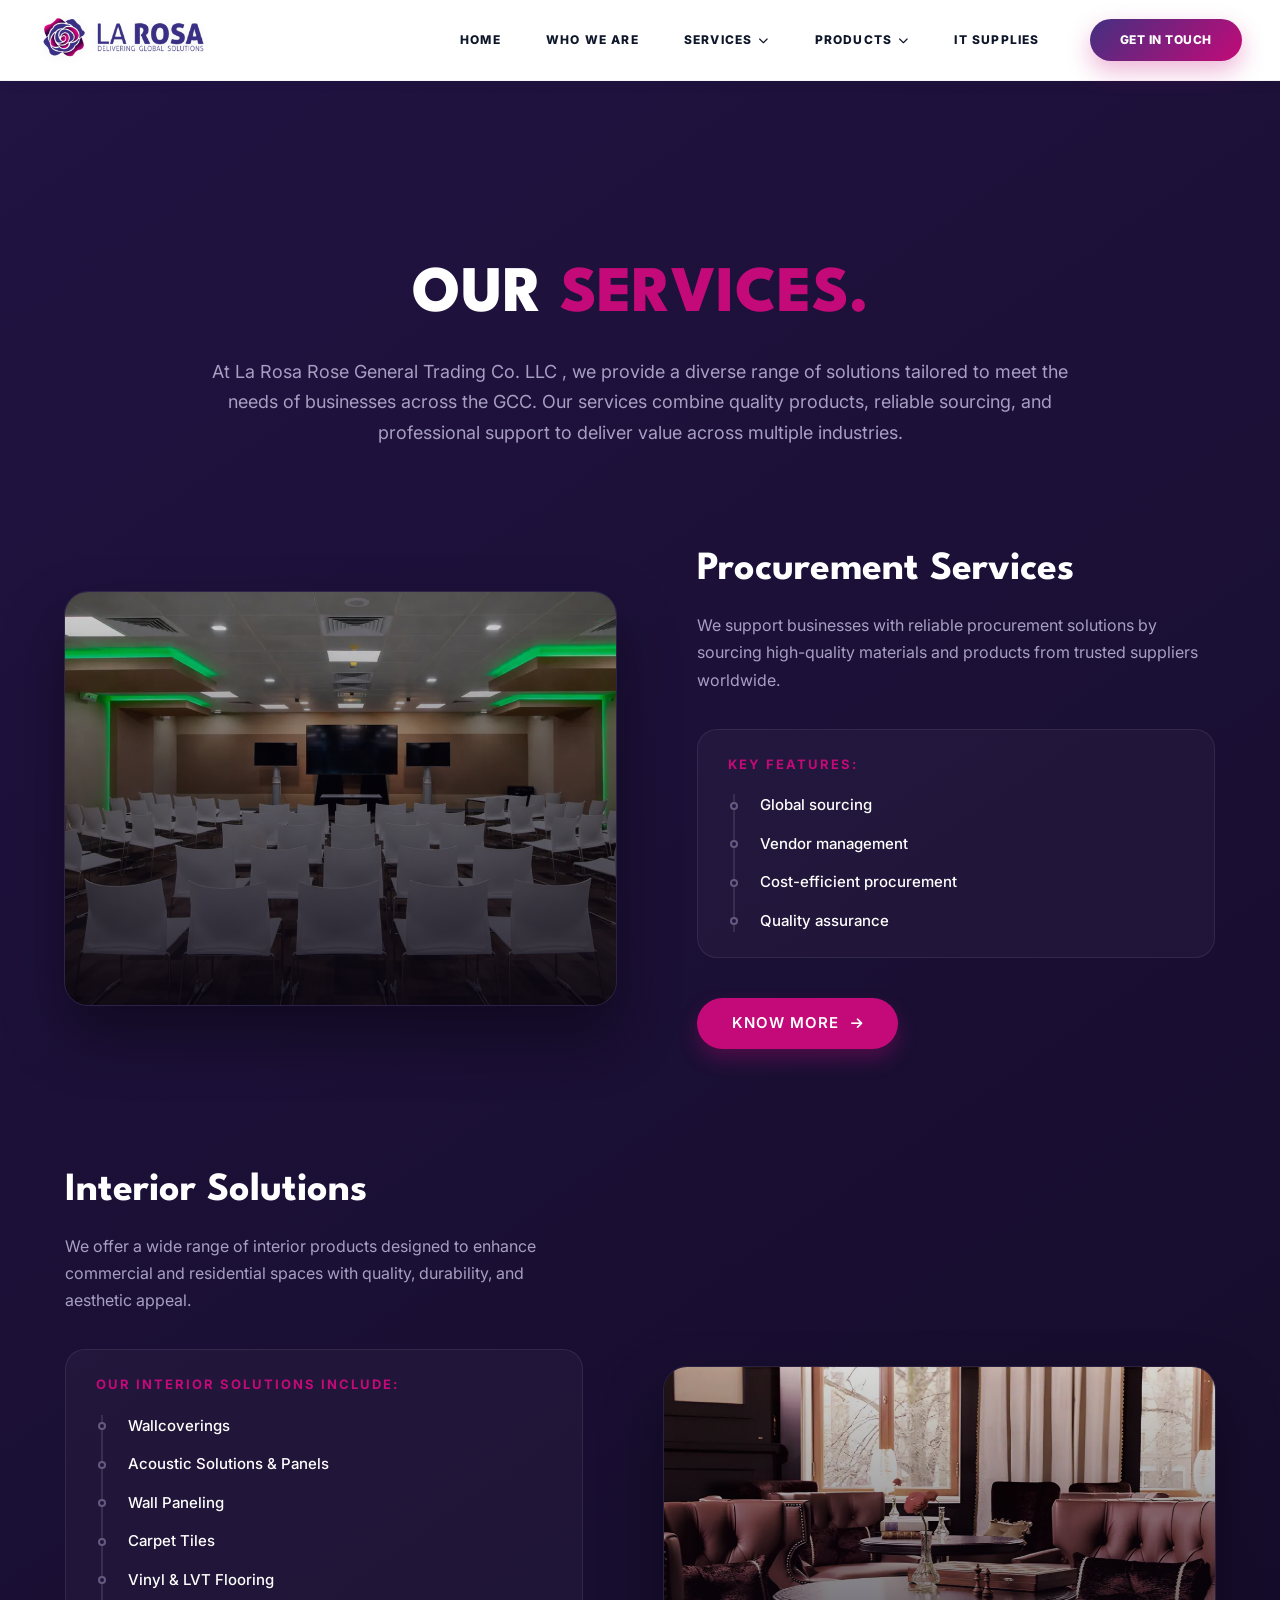
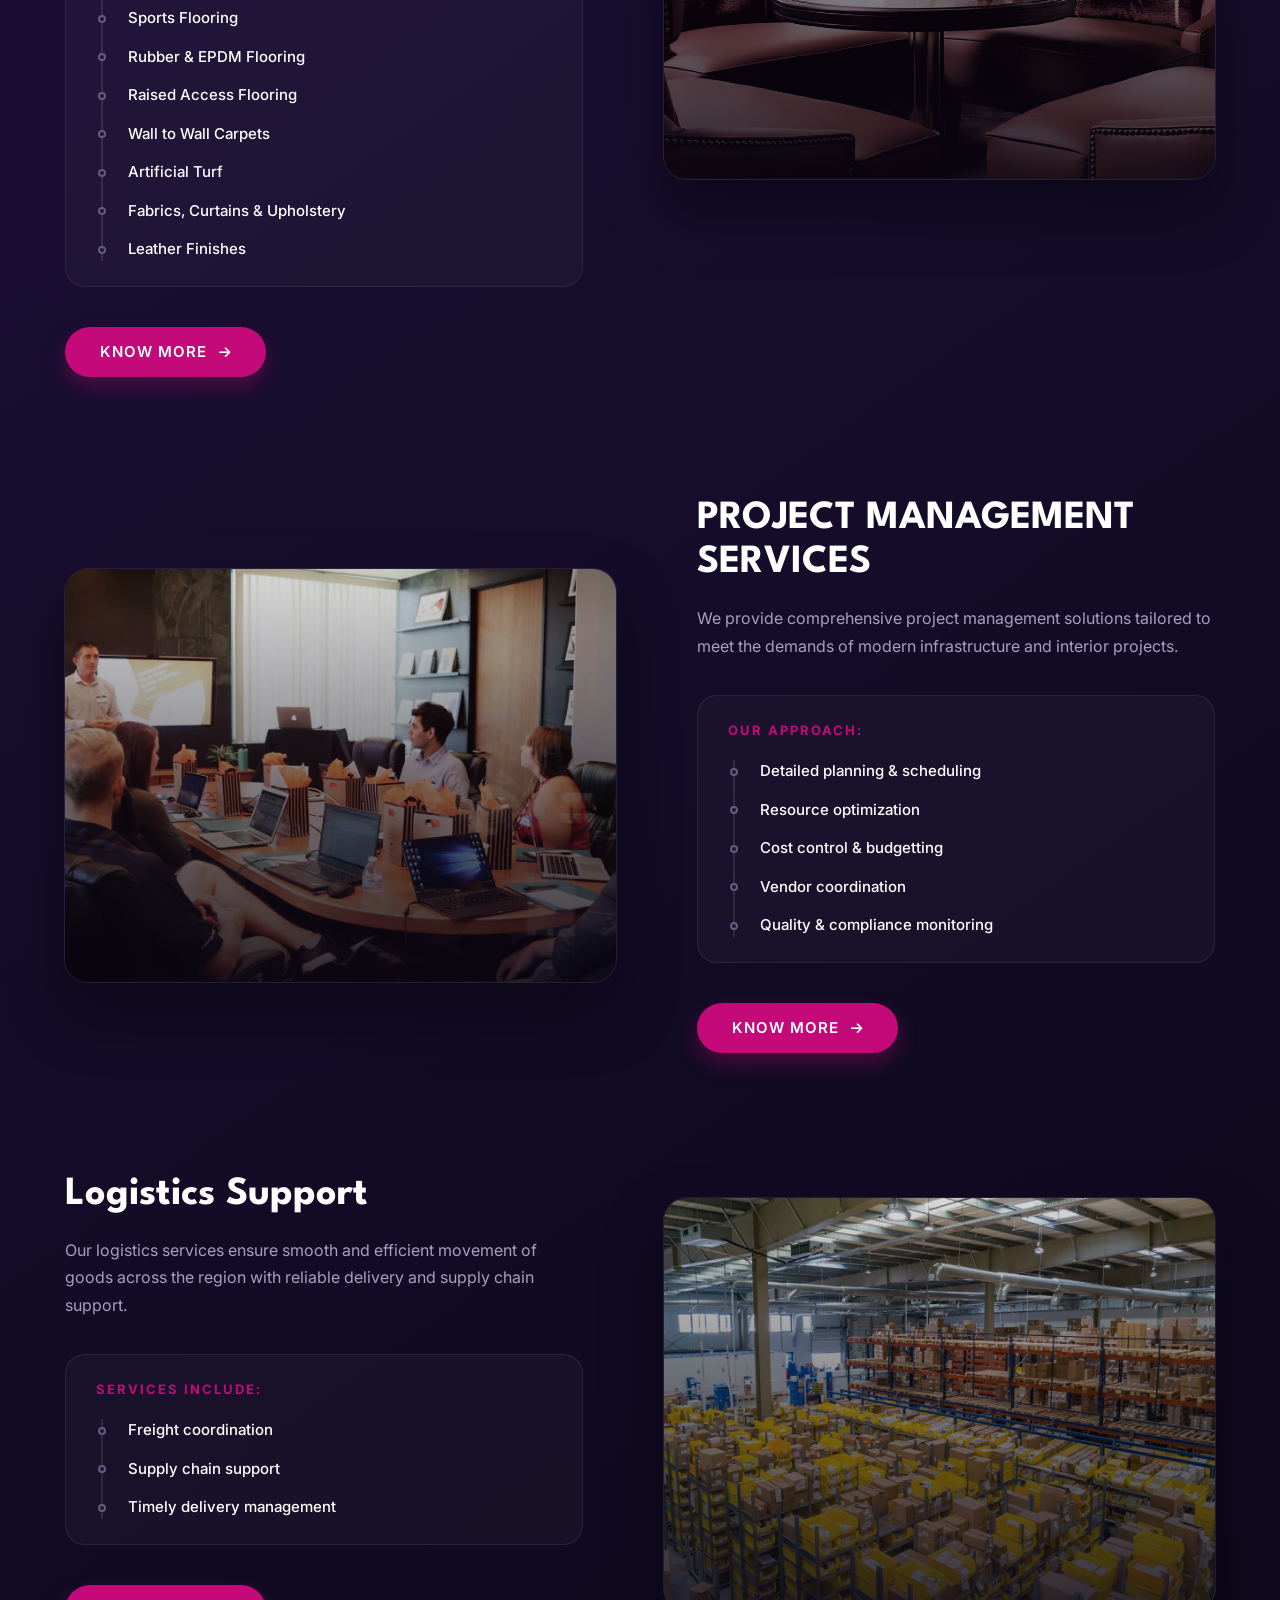
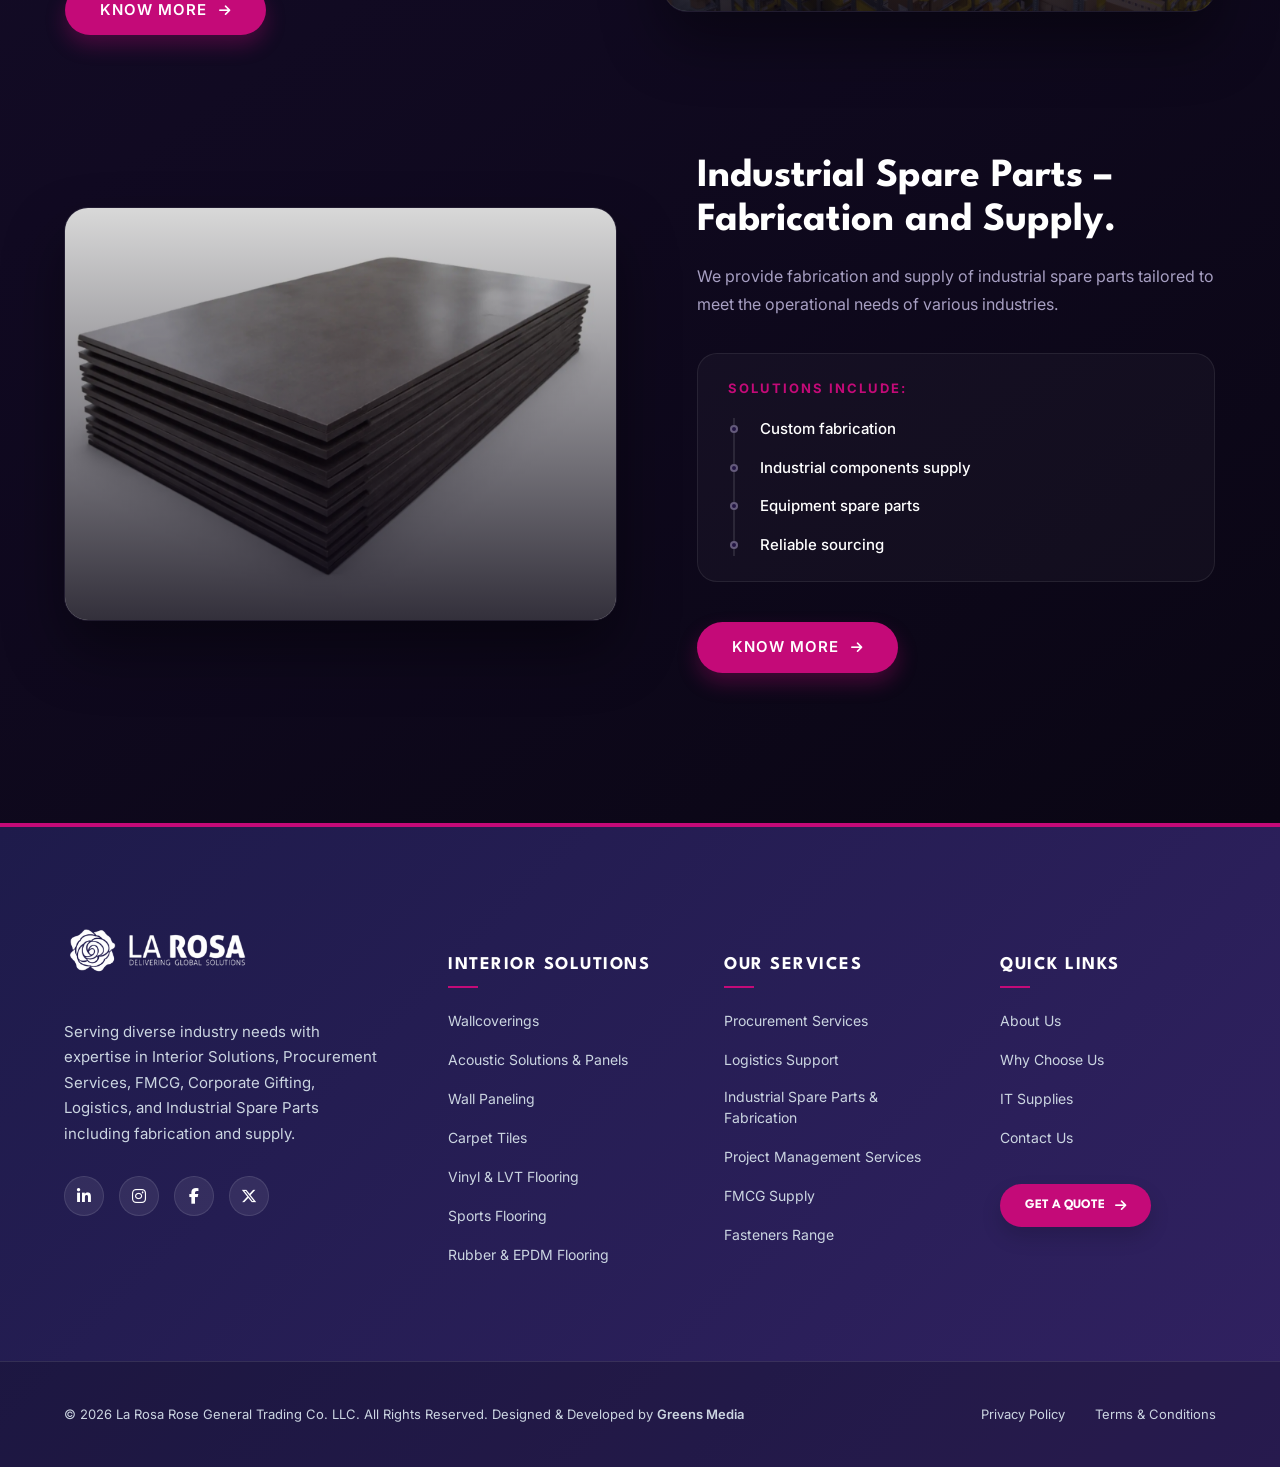
<file: services/index.html>
<!DOCTYPE html>
<html lang="en">
<head>
<meta charset="UTF-8">
<meta name="viewport" content="width=device-width, initial-scale=1">
<title>Services | La Rosa Rose General Trading</title>
<meta name="description" content="Procurement services, project management, logistics support and industrial fabrication from La Rosa Rose General Trading.">
<link rel="canonical" href="https://larosatrading.com/services/">
<meta property="og:type" content="website">
<meta property="og:site_name" content="La Rosa Rose General Trading">
<meta property="og:title" content="Services | La Rosa Rose General Trading">
<meta property="og:description" content="Procurement services, project management, logistics support and industrial fabrication from La Rosa Rose General Trading.">
<meta property="og:url" content="https://larosatrading.com/services/">
<meta property="og:image" content="https://larosatrading.com/assets/img/larosa-logo.webp">
<meta name="theme-color" content="#6a1b9a">
<link rel="icon" type="image/png" href="/assets/favicon.png">
<link rel="apple-touch-icon" href="/assets/favicon.png">
<link rel="preconnect" href="https://fonts.googleapis.com">
<link rel="preconnect" href="https://fonts.gstatic.com" crossorigin>
<link rel="preconnect" href="https://cdnjs.cloudflare.com" crossorigin>
<link rel="preload" as="image" href="/assets/img/larosa-logo.webp">
<link rel="stylesheet" href="https://fonts.googleapis.com/css2?family=Inter:wght@300;400;500;600;700;800&family=League+Spartan:wght@600;700;800;900&display=swap">
<link rel="stylesheet" href="https://cdnjs.cloudflare.com/ajax/libs/font-awesome/6.5.1/css/all.min.css" media="print" onload="this.media='all'">
<noscript><link rel="stylesheet" href="https://cdnjs.cloudflare.com/ajax/libs/font-awesome/6.5.1/css/all.min.css"></noscript>
<link rel="stylesheet" href="/assets/base.css">
</head>
<body class="page-services">
<div class="lr-w">
<div class="lr-nav-wrapper" id="lrMasterNavBreakout">
    <div class="lr-header">
        <div class="lr-container">
            
            <div class="lr-logo">
                <a href="/">
                    <img decoding="async" src="/assets/img/larosa-logo.webp" alt="La Rosa Rose General Trading Co. LLC">
                </a>
            </div>

            <div class="lr-nav-terminal">
                <nav class="lr-desktop-nav">
                    <ul class="lr-nav-list">
                        <li><a href="/" class="lr-link">Home</a></li>
                        <li><a href="/who-we-are/" class="lr-link">Who We Are</a></li>

                        <li class="lr-has-dropdown">
                            <a href="/services/" class="lr-link">Services <i class="fas fa-chevron-down"></i></a>
                            <ul class="lr-normal-dropdown">
                                <li>
                                    <a href="/services/#procurement" class="lr-hash-trigger">
                                        <i class="fas fa-briefcase"></i> Procurement Services
                                    </a>
                                </li>
                                <li>
                                    <a href="/services/#project-management" class="lr-hash-trigger">
                                        <i class="fas fa-clipboard-check"></i> Project Management
                                    </a>
                                </li>
                                <li>
                                    <a href="/services/#logistics" class="lr-hash-trigger">
                                        <i class="fas fa-shipping-fast"></i> Logistics Support
                                    </a>
                                </li>
                                <li>
                                    <a href="/services/#fabrication" class="lr-hash-trigger">
                                        <i class="fas fa-tools"></i> Industrial Fabrication
                                    </a>
                                </li>
                            </ul>
                        </li>

                        <li class="lr-has-dropdown">
                            <a href="/products/" class="lr-link">Products <i class="fas fa-chevron-down"></i></a>
                            <ul class="lr-normal-dropdown">
                                <li>
                                    <a href="/products/#lrs-v9-cat-interiors" class="lr-hash-trigger">
                                        <i class="fas fa-layer-group"></i> Interior Solutions
                                    </a>
                                </li>
                                <li>
                                    <a href="/products/#lrs-v9-cat-fmcg" class="lr-hash-trigger">
                                        <i class="fas fa-shopping-basket"></i> FMCG Supply
                                    </a>
                                </li>
                                <li>
                                    <a href="/products/#lrs-v9-cat-fasteners" class="lr-hash-trigger">
                                        <i class="fas fa-screwdriver-wrench"></i> Fasteners Range
                                    </a>
                                </li>
                            </ul>
                        </li>
                        <li><a href="/it-supplies/" class="lr-link">IT Supplies</a></li>
                    </ul>
                </nav>

                <a href="/contact-us/" class="lr-cta">Get In Touch</a>
            </div>

            <div class="lr-ham-trigger" id="lrHamBtn">
                <span></span>
                <span></span>
                <span></span>
            </div>
        </div>
    </div>

    <div class="lr-drawer" id="lrMobileDrawer">
        <div class="lr-drawer-header">
            <img decoding="async" src="/assets/img/larosa-logo.webp" alt="Logo">
            <button class="lr-close-btn" id="lrCloseBtn"><i class="fas fa-times"></i></button>
        </div>
        <ul class="lr-drawer-links">
            <li><a href="/" class="lr-bold-link">Home</a></li>
            <li><a href="/who-we-are/" class="lr-bold-link">Who We Are</a></li>
            
            <li class="lr-m-parent">
                <div class="lr-m-toggle">Services <i class="fas fa-chevron-right"></i></div>
                <ul class="lr-m-child">
                    <li><a href="/services/#procurement" class="lr-hash-trigger"><i class="fas fa-briefcase mobile-icon"></i> Procurement Services</a></li>
                    <li><a href="/services/#project-management" class="lr-hash-trigger"><i class="fas fa-clipboard-check mobile-icon"></i> Project Management</a></li>
                    <li><a href="/services/#logistics" class="lr-hash-trigger"><i class="fas fa-shipping-fast mobile-icon"></i> Logistics Support</a></li>
                    <li><a href="/services/#fabrication" class="lr-hash-trigger"><i class="fas fa-tools mobile-icon"></i> Industrial Fabrication</a></li>
                </ul>
            </li>

            <li class="lr-m-parent">
                <div class="lr-m-toggle">Products <i class="fas fa-chevron-right"></i></div>
                <ul class="lr-m-child">
                    <li><a href="/products/#lrs-v9-cat-interiors" class="lr-hash-trigger"><i class="fas fa-layer-group mobile-icon"></i> Interior Solutions</a></li>
                    <li><a href="/products/#lrs-v9-cat-fmcg" class="lr-hash-trigger"><i class="fas fa-shopping-basket mobile-icon"></i> FMCG Supply</a></li>
                    <li><a href="/products/#lrs-v9-cat-fasteners" class="lr-hash-trigger"><i class="fas fa-screwdriver-wrench mobile-icon"></i> Fasteners Range</a></li>
                </ul>
            </li>
        <li><a href="/it-supplies/" class="lr-bold-link">IT Supplies</a></li>
        </ul>
        
        <a href="/contact-us/" class="lr-drawer-cta">Get In Touch</a>
    </div>
    <div class="lr-overlay" id="lrOverlay"></div>
</div>

<style>
    :root {
        --purple: #433081;
        --pink: #C40A78;
        --dark: #0f172a;
        --font-h: 'League Spartan', sans-serif;
        --font-b: 'Inter', sans-serif;
        --header-h: 80px;
        --glass-header: rgba(255, 255, 255, 0.4); 
        --glass-border: rgba(255, 255, 255, 0.45);
    }

    /* MASTER THEME RESET OVERRIDES */
    html, body, #page, #wrapper, .site, .site-header, .theme-container {
        padding-top: 0 !important;
        margin-top: 0 !important;
    }

    /* AUTOMATIC VIEWPORT RECONCILIATION BAR */
    body:not(.elementor-editor-active) {
        padding-top: 80px !important; 
    }

    /* --- BREAKOUT ROOT ENGINE LAYER --- */
    .lr-nav-wrapper { 
        font-family: var(--font-b); 
        position: fixed !important; 
        top: 0 !important; 
        left: 0 !important; 
        width: 100% !important; 
        height: 0 !important; 
        z-index: 9999999999 !important; 
        pointer-events: none !important; 
        display: block !important;
        opacity: 1 !important;
        visibility: visible !important;
        background: transparent !important;
    }

    /* DEFAULT STATE: At the top of the page (Square, Full-width, Flush) */
    .lr-header {
        position: absolute !important; 
        top: 0 !important; 
        left: 50% !important; 
        transform: translateX(-50%) !important;
        width: 100% !important; 
        height: var(--header-h) !important; 
        background: rgba(255, 255, 255, 0.85) !important; /* Slightly solid at top for contrast */
        backdrop-filter: blur(20px) saturate(180%) !important; 
        -webkit-backdrop-filter: blur(20px) saturate(180%) !important;
        border-bottom: 1px solid var(--glass-border) !important;
        border-left: none !important;
        border-right: none !important;
        border-top: none !important;
        border-radius: 0px !important;
        display: flex !important; 
        align-items: center !important; 
        box-shadow: 0 4px 20px rgba(0, 0, 0, 0.02) !important;
        transition: all 0.45s cubic-bezier(0.25, 1, 0.5, 1) !important; /* Smooth morphing physics */
        pointer-events: auto !important; 
        visibility: visible !important;
        opacity: 1 !important;
    }

    /* SCROLLED MORPHED STATE: Floating Rounded Glass Pill Capsule */
    .lr-header.lr-scrolled {
        top: 20px !important;
        width: 95% !important;
        background: var(--glass-header) !important;
        backdrop-filter: blur(25px) saturate(180%) !important;
        border: 1px solid var(--glass-border) !important;
        border-radius: 100px !important;
        box-shadow: 0 15px 40px rgba(0, 0, 0, 0.15) !important;
    }

    /* WORDPRESS ADMIN BAR COMPENSATION */
    body.admin-bar .lr-header { top: 32px !important; }
    body.admin-bar .lr-header.lr-scrolled { top: 52px !important; }
    
    @media (max-width: 782px) {
        body.admin-bar .lr-header { top: 46px !important; }
        body.admin-bar .lr-header.lr-scrolled { top: 66px !important; }
    }

    .lr-container, .lr-logo, .lr-logo a, .lr-nav-terminal, .lr-desktop-nav, .lr-nav-list {
        background: transparent !important;
    }

    .lr-container { width: 94%; max-width: 1700px; margin: 0 auto; display: flex; justify-content: space-between; align-items: center; }
    .lr-logo img { height: 42px; width: auto; filter: drop-shadow(0 2px 5px rgba(0,0,0,0.05)); background: transparent !important; }

    .lr-nav-terminal { display: flex; align-items: center; gap: 50px; margin-left: auto; }
    .lr-nav-list { display: flex; align-items: center; list-style: none; gap: 45px; margin: 0; padding: 0; }
    .lr-nav-list > li { position: relative; padding: 15px 0; }
    
    .lr-link { 
        text-decoration: none; color: var(--dark); font-weight: 800; 
        font-size: 12px; text-transform: uppercase; letter-spacing: 1.2px; 
        display: flex; align-items: center; gap: 6px; transition: 0.3s; 
    }
    .lr-link:hover { color: var(--pink); }
    .lr-link i { font-size: 10px; transition: transform 0.3s ease; }
    .lr-has-dropdown:hover .lr-link i { transform: rotate(180deg); }

    /* DROP DOWNS */
    .lr-normal-dropdown {
        position: absolute; top: 100%; left: 50%; transform: translateX(-50%) translateY(15px);
        width: 270px; background: rgba(255, 255, 255, 0.98); backdrop-filter: blur(20px);
        border: 1px solid rgba(15, 23, 42, 0.08); border-radius: 16px;
        box-shadow: 0 20px 45px rgba(15, 23, 42, 0.12); list-style: none; padding: 12px 0; margin: 0;
        visibility: hidden; opacity: 0; transition: opacity 0.3s ease, transform 0.3s cubic-bezier(0.25, 1, 0.5, 1), visibility 0.3s;
    }
    .lr-has-dropdown:hover .lr-normal-dropdown { visibility: visible; opacity: 1; transform: translateX(-50%) translateY(5px); }
    .lr-normal-dropdown li { width: 100%; }
    .lr-normal-dropdown li a { display: flex; align-items: center; gap: 12px; padding: 12px 24px; text-decoration: none; color: #334155; font-size: 13.5px; font-weight: 600; letter-spacing: 0.3px; transition: all 0.25s ease; background: transparent !important; }
    .lr-normal-dropdown li a i { font-size: 14px; color: var(--purple); width: 18px; text-align: center; transition: all 0.25s ease; background: transparent !important; }
    .lr-normal-dropdown li a:hover { background-color: #f8fafc !important; color: var(--pink); }
    .lr-normal-dropdown li a:hover i { color: var(--pink); transform: scale(1.1); }

    /* CTA BUTTON */
    .lr-cta { 
        background: linear-gradient(135deg, var(--purple) 0%, var(--pink) 100%); 
        color: #fff !important; padding: 12px 30px; border-radius: 50px; text-transform: uppercase; font-weight: 800; font-size: 12px; letter-spacing: 0.5px;
        text-decoration: none; box-shadow: 0 10px 25px rgba(196, 10, 120, 0.3); transition: transform 0.3s ease, box-shadow 0.3s ease;
    }
    .lr-cta:hover { transform: translateY(-2px); box-shadow: 0 12px 30px rgba(196, 10, 120, 0.45); }

    /* MOBILE DRAWER STYLES */
    .lr-drawer {
        position: fixed; top: 0; right: -100%; width: 340px; height: 100vh; background: rgba(255, 255, 255, 0.98); backdrop-filter: blur(15px);
        z-index: 10000000; transition: 0.5s cubic-bezier(0.19, 1, 0.22, 1); padding: 40px; display: flex; flex-direction: column; overflow-y: auto; pointer-events: auto;
    }
    .lr-drawer.active { right: 0; }
    .lr-close-btn { width: 45px; height: 45px; background: rgba(15, 23, 42, 0.05); border: none; border-radius: 50%; display: flex; align-items: center; justify-content: center; cursor: pointer; font-size: 16px; transition: all 0.3s ease; }
    .lr-close-btn:hover { transform: rotate(90deg); background: var(--pink); color: #fff; }
    .lr-drawer-header { display: flex; justify-content: space-between; align-items: center; margin-bottom: 40px; }
    .lr-drawer-header img { height: 35px; background: transparent !important; }
    .lr-drawer-links { list-style: none; padding: 0; flex-grow: 1; margin: 0; }
    .lr-drawer-links > li { margin-bottom: 25px; border-bottom: 1px solid #f1f5f9; padding-bottom: 15px; }
    .lr-bold-link { font-family: var(--font-h); font-size: 20px; font-weight: 800; text-decoration: none; color: var(--dark); text-transform: uppercase; }
    .lr-m-toggle { font-family: var(--font-h); font-size: 20px; font-weight: 800; color: var(--dark); text-transform: uppercase; display: flex; justify-content: space-between; align-items: center; cursor: pointer; }
    .lr-m-toggle i { font-size: 14px; transition: transform 0.4s ease; color: var(--purple); }
    .lr-m-child { list-style: none; padding-left: 0; margin-top: 0; max-height: 0; opacity: 0; overflow: hidden; transition: all 0.4s cubic-bezier(0.25, 1, 0.5, 1); }
    .lr-m-child li { margin: 12px 0; }
    .lr-m-child li a { font-family: var(--font-b); font-size: 14px; font-weight: 600; color: #475569; display: flex; align-items: center; gap: 10px; text-decoration: none; transition: color 0.2s ease; background: transparent !important; }
    .lr-m-child li a:hover { color: var(--pink); }
    .lr-m-child li a i.mobile-icon { color: var(--purple); font-size: 14px; width: 18px; text-align: center; background: transparent !important; }
    .lr-m-active > .lr-m-child { max-height: 500px; opacity: 1; margin-top: 15px; padding-left: 10px; }
    .lr-m-active > .lr-m-toggle i { transform: rotate(90deg); color: var(--pink); }
    .lr-drawer-cta { display: block; text-align: center; background: linear-gradient(135deg, var(--purple) 0%, var(--pink) 100%); color: #fff !important; padding: 16px; border-radius: 50px; margin-top: 30px; font-family: var(--font-h); font-size: 16px !important; font-weight: 800; text-transform: uppercase; text-decoration: none; box-shadow: 0 10px 25px rgba(196, 10, 120, 0.2); }
    .lr-overlay { position: fixed; inset: 0; background: rgba(15, 23, 42, 0.3); backdrop-filter: blur(8px); z-index: 9999999; display: none; pointer-events: auto; }
    .lr-overlay.active { display: block; }

    .lr-ham-trigger { display: none; pointer-events: auto; background: transparent !important; }
    .lr-ham-trigger span { background: var(--purple) !important; }

    @media (max-width: 1150px) {
        .lr-nav-terminal { display: none; }
        .lr-ham-trigger { display: flex; cursor: pointer; width: 32px; height: 20px; flex-direction: column; justify-content: space-between; align-items: flex-end; z-index: 1000001; }
        .lr-ham-trigger span { display: block; width: 100%; height: 2px; background: var(--purple); border-radius: 10px; transition: 0.3s; }
        
        /* Dynamic scale properties matching mobile viewports */
        .lr-header.lr-scrolled { border-radius: 24px !important; top: 15px !important; width: 94% !important; }
    }
</style>

<script>
    (function() {
        const teleportNavigationToRootBody = () => {
            const masterWrapper = document.getElementById('lrMasterNavBreakout');
            if (masterWrapper && !document.body.classList.contains('elementor-editor-active')) {
                if (masterWrapper.parentElement !== document.body) {
                    const elementorParentSection = masterWrapper.closest('.elementor-section');
                    if (elementorParentSection) {
                        elementorParentSection.style.position = 'absolute';
                        elementorParentSection.style.width = '0';
                        elementorParentSection.style.height = '0';
                        elementorParentSection.style.padding = '0';
                        elementorParentSection.style.margin = '0';
                        elementorParentSection.style.overflow = 'hidden';
                        elementorParentSection.style.display = 'none';
                    }
                    document.body.insertBefore(masterWrapper, document.body.firstChild);
                }
            }
        };
        teleportNavigationToRootBody();

        const toggleMenu = () => {
            const btn = document.getElementById('lrHamBtn');
            const close = document.getElementById('lrCloseBtn');
            const drawer = document.getElementById('lrMobileDrawer');
            const overlay = document.getElementById('lrOverlay');
            
            const handleToggle = () => {
                if (!drawer || !overlay) return;
                drawer.classList.toggle('active');
                overlay.classList.toggle('active');
                document.body.style.overflow = drawer.classList.contains('active') ? 'hidden' : '';
            };

            if (btn) btn.onclick = handleToggle;
            if (close) close.onclick = handleToggle;
            if (overlay) overlay.onclick = handleToggle;

            document.querySelectorAll('.lr-m-toggle').forEach(toggle => {
                toggle.onclick = () => {
                    const parent = toggle.parentElement;
                    const isOpen = parent.classList.contains('lr-m-active');
                    document.querySelectorAll('.lr-m-parent').forEach(p => p.classList.remove('lr-m-active'));
                    if(!isOpen) parent.classList.add('lr-m-active');
                };
            });
            
            document.querySelectorAll('.lr-hash-trigger').forEach(link => {
                link.addEventListener('click', function(e) {
                    const currentUrlPath = window.location.pathname;
                    const targetUrlObj = new URL(this.href, window.location.origin);
                    
                    if (currentUrlPath === targetUrlObj.pathname) {
                        if (drawer && drawer.classList.contains('active')) handleToggle();
                    }
                });
            });
        };

        // SCROLL STATE MONITORING ENGINE
        // Dynamically applies or strips the scrolled styling states based on viewport thresholds
        const initScrollTracker = () => {
            const masterWrapper = document.getElementById('lrMasterNavBreakout');
            if (!masterWrapper) return;
            const headerElement = masterWrapper.querySelector('.lr-header');
            if (!headerElement) return;

            const evaluateScrollState = () => {
                if (window.scrollY > 15) {
                    headerElement.classList.add('lr-scrolled');
                } else {
                    headerElement.classList.remove('lr-scrolled');
                }
            };

            window.addEventListener('scroll', evaluateScrollState, { passive: true });
            evaluateScrollState(); // Execute initialization check instantly on render
        };

        if (document.readyState === 'loading') {
            document.addEventListener('DOMContentLoaded', () => {
                teleportNavigationToRootBody();
                toggleMenu();
                initScrollTracker();
            });
        } else {
            toggleMenu();
            initScrollTracker();
        }
    })();
</script>
</div>
<div class="lr-w">
<style>
    /* Kill horizontal scrollbars across all Elementor canvases */
    html, body, .elementor-page, .elementor-template-canvas, .elementor-default { 
        overflow-x: clip !important; 
        max-width: 100vw !important; 
        margin: 0 !important; 
        padding: 0 !important; 
    }

    /* ELEMENTOR EDITOR FIX: Force 100% visibility while in the builder */
    body.elementor-editor-active .lrs-fade-up,
    body.elementor-editor-active .lrs-in-view {
        opacity: 1 !important;
        transform: translate(0) !important;
    }

    /* Keep citations in code for system requirements but 100% invisible on frontend */
    .lrs-cite-hidden { display: none !important; }
</style>

<main class="lrs-svc-master-wrapper">
    
    <div class="lrs-svc-container">
        
        <div class="lrs-svc-header lrs-fade-up">
            <h1 class="lrs-svc-main-title">Our <span class="lrs-highlight">Services.</span></h1>
            <p class="lrs-svc-lead">
                At  La Rosa Rose General Trading Co. LLC , we provide a diverse range of solutions tailored to meet the needs of businesses across the GCC. Our services combine quality products, reliable sourcing, and professional support to deliver value across multiple industries.
            </p>
        </div>

        <div class="lrs-svc-list-wrapper">

            <div class="lrs-svc-block lrs-fade-up" data-section-id="procurement">
                <div class="lrs-svc-image-col">
                    <div class="lrs-svc-img-inner">
                        <img decoding="async" src="/assets/img/global-business-meeting.webp" alt="Procurement Services">
                        <div class="lrs-svc-img-overlay"></div>
                    </div>
                </div>
                <div class="lrs-svc-content-col">
                    <h2 class="lrs-svc-title">Procurement Services</h2>
                    <p class="lrs-svc-desc">We support businesses with reliable procurement solutions by sourcing high-quality materials and products from trusted suppliers worldwide.</p>
                    
                    <div class="lrs-svc-features-wrap">
                        <span class="lrs-svc-features-title">Key Features:</span>
                        <ul class="lrs-svc-features-list">
                            <li>Global sourcing</li>
                            <li>Vendor management</li>
                            <li>Cost-efficient procurement</li>
                            <li>Quality assurance</li>
                        </ul>
                    </div>
                    
                    <a href="/contact-us/" class="lrs-svc-btn">Know More <i class="fas fa-arrow-right"></i></a>
                </div>
            </div>

            <div class="lrs-svc-block lrs-fade-up" data-section-id="interiors">
                <div class="lrs-svc-image-col">
                    <div class="lrs-svc-img-inner">
                        <img decoding="async" src="/assets/img/premium-lounge.webp" alt="Interior Solutions">
                        <div class="lrs-svc-img-overlay"></div>
                    </div>
                </div>
                <div class="lrs-svc-content-col">
                    <h2 class="lrs-svc-title">Interior Solutions</h2>
                    <p class="lrs-svc-desc">We offer a wide range of interior products designed to enhance commercial and residential spaces with quality, durability, and aesthetic appeal.</p>
                    
                    <div class="lrs-svc-features-wrap">
                        <span class="lrs-svc-features-title">Our Interior Solutions Include:</span>
                        <ul class="lrs-svc-features-list">
                            <li>Wallcoverings</li>
                            <li>Acoustic Solutions & Panels</li>
                            <li>Wall Paneling</li>
                            <li>Carpet Tiles</li>
                            <li>Vinyl & LVT Flooring</li>
                            <li>Sports Flooring</li>
                            <li>Rubber & EPDM Flooring</li>
                            <li>Raised Access Flooring</li>
                            <li>Wall to Wall Carpets</li>
                            <li>Artificial Turf</li>
                            <li>Fabrics, Curtains & Upholstery</li>
                            <li>Leather Finishes</li>
                        </ul>
                    </div>
                    
                    <a href="/products/#lrs-v9-cat-interiors" class="lrs-svc-btn">Know More <i class="fas fa-arrow-right"></i></a>
                </div>
            </div>

            <div class="lrs-svc-block lrs-fade-up" data-section-id="project-management">
                <div class="lrs-svc-image-col">
                    <div class="lrs-svc-img-inner">
                        <img decoding="async" src="/assets/img/photo-1542744173-8e7e53415bb0.webp" alt="Project Management">
                        <div class="lrs-svc-img-overlay"></div>
                    </div>
                </div>
                <div class="lrs-svc-content-col">
                    <h2 class="lrs-svc-title">PROJECT MANAGEMENT SERVICES</h2>
                    <p class="lrs-svc-desc">We provide comprehensive project management solutions tailored to meet the demands of modern infrastructure and interior projects.</p>
                    
                    <div class="lrs-svc-features-wrap">
                        <span class="lrs-svc-features-title">Our Approach:</span>
                        <ul class="lrs-svc-features-list">
                            <li>Detailed planning & scheduling</li>
                            <li>Resource optimization</li>
                            <li>Cost control & budgetting</li>
                            <li>Vendor coordination</li>
                            <li>Quality & compliance monitoring</li>
                        </ul>
                    </div>
                    
                    <a href="/contact-us/" class="lrs-svc-btn">Know More <i class="fas fa-arrow-right"></i></a>
                </div>
            </div>

            <div class="lrs-svc-block lrs-fade-up" data-section-id="logistics">
                <div class="lrs-svc-image-col">
                    <div class="lrs-svc-img-inner">
                        <img decoding="async" src="/assets/img/photo-1586528116311-ad8dd3c8310d.webp" alt="Logistics">
                        <div class="lrs-svc-img-overlay"></div>
                    </div>
                </div>
                <div class="lrs-svc-content-col">
                    <h2 class="lrs-svc-title">Logistics Support</h2>
                    <p class="lrs-svc-desc">Our logistics services ensure smooth and efficient movement of goods across the region with reliable delivery and supply chain support.</p>
                    
                    <div class="lrs-svc-features-wrap">
                        <span class="lrs-svc-features-title">Services Include:</span>
                        <ul class="lrs-svc-features-list">
                            <li>Freight coordination</li>
                            <li>Supply chain support</li>
                            <li>Timely delivery management</li>
                        </ul>
                    </div>
                    
                    <a href="/contact-us/" class="lrs-svc-btn">Know More <i class="fas fa-arrow-right"></i></a>
                </div>
            </div>

            <div class="lrs-svc-block lrs-fade-up" data-section-id="fabrication">
                <div class="lrs-svc-image-col">
                    <div class="lrs-svc-img-inner">
                        <img decoding="async" src="/assets/img/steels-products.webp" alt="Industrial Fabrication">
                        <div class="lrs-svc-img-overlay"></div>
                    </div>
                </div>
                <div class="lrs-svc-content-col">
                    <h2 class="lrs-svc-title">Industrial Spare Parts – Fabrication and Supply.</h2>
                    <p class="lrs-svc-desc">We provide fabrication and supply of industrial spare parts tailored to meet the operational needs of various industries.</p>
                    
                    <div class="lrs-svc-features-wrap">
                        <span class="lrs-svc-features-title">Solutions Include:</span>
                        <ul class="lrs-svc-features-list">
                            <li>Custom fabrication</li>
                            <li>Industrial components supply</li>
                            <li>Equipment spare parts</li>
                            <li>Reliable sourcing</li>
                        </ul>
                    </div>
                    
                    <a href="/products/#lrs-v9-cat-fasteners" class="lrs-svc-btn">Know More <i class="fas fa-arrow-right"></i></a>
                </div>
            </div>

        </div>
    </div>
</main>

<style>
    /* =========================================
       1. CORE BRAND THEME & VARIABLES (DARK ROYAL)
       ========================================= */
    .lrs-svc-master-wrapper {
        --lrs-bg-top: #211342;       /* Deep Royal Purple */
        --lrs-bg-bot: #0a0614;       /* Obsidian Indigo */
        --lrs-text-light: #ffffff;   /* Pure White */
        --lrs-text-muted: #a79fc2;   /* Soft Lavender Gray */
        --lrs-brand-purple: #433081; /* La Rosa Core Purple */
        --lrs-brand-pink: #C40A78;   /* La Rosa Core Pink */
        --lrs-glass-bg: rgba(255, 255, 255, 0.03);
        --lrs-glass-border: rgba(255, 255, 255, 0.08);

        background: linear-gradient(145deg, var(--lrs-bg-top) 0%, var(--lrs-bg-bot) 100%);
        font-family: 'Inter', sans-serif;
        color: var(--lrs-text-light);
        padding: 180px 0 150px 0;
        
        position: relative;
        width: 100%;
        max-width: 100%;
        overflow-x: clip !important; 
        box-sizing: border-box;
    }

    .lrs-svc-master-wrapper * { box-sizing: border-box; }

    .lrs-svc-container { width: 90%; max-width: 1250px; margin: 0 auto; position: relative; z-index: 5; }
    .lrs-highlight { color: var(--lrs-brand-pink); }

    /* =========================================
       2. HEADER SECTION
       ========================================= */
    .lrs-svc-header { text-align: center; max-width: 900px; margin: 0 auto 100px auto; }
    .lrs-svc-main-title { font-family: 'League Spartan'; font-size: clamp(45px, 6vw, 65px); font-weight: 800; margin: 0 0 25px 0; line-height: 1.1; color: var(--lrs-text-light); text-transform: uppercase; }
    .lrs-svc-lead { font-size: 18px; color: var(--lrs-text-muted); font-weight: 400; line-height: 1.7; margin: 0; }

    /* =========================================
       3. THE Z-PATTERN SERVICE BLOCKS
       ========================================= */
    .lrs-svc-list-wrapper { display: flex; flex-direction: column; gap: 120px; }

    .lrs-svc-block {
        display: flex;
        align-items: center;
        gap: 80px;
        width: 100%;
        scroll-margin-top: 130px; 
    }

    .lrs-svc-block:nth-child(even) { flex-direction: row-reverse; }

    /* --- IMAGE COLUMN --- */
    .lrs-svc-image-col { flex: 0 0 48%; }
    .lrs-svc-img-inner {
        position: relative;
        border-radius: 24px;
        overflow: hidden;
        aspect-ratio: 4/3;
        box-shadow: 0 30px 60px rgba(0, 0, 0, 0.4);
        border: 1px solid var(--lrs-glass-border);
        transform: translateZ(0);
    }
    .lrs-svc-img-inner img { width: 100%; height: 100%; object-fit: cover; filter: brightness(0.85); transition: transform 0.8s cubic-bezier(0.23, 1, 0.32, 1), filter 0.8s ease; }
    .lrs-svc-block:hover .lrs-svc-img-inner img { transform: scale(1.05); filter: brightness(1); }
    .lrs-svc-img-overlay { position: absolute; inset: 0; background: linear-gradient(to top, rgba(10, 6, 20, 0.8) 0%, transparent 100%); pointer-events: none; }

    /* --- CONTENT COLUMN --- */
    .lrs-svc-content-col { flex: 0 0 45%; display: flex; flex-direction: column; align-items: flex-start; }
    
    .lrs-svc-title { font-family: 'League Spartan'; font-size: 40px; font-weight: 700; color: var(--lrs-text-light); margin: 0 0 20px 0; line-height: 1.1; }
    .lrs-svc-desc { font-size: 16px; color: var(--lrs-text-muted); line-height: 1.7; margin: 0 0 35px 0; }

    /* =========================================
       4. THE VERTICAL LINE FEATURE LIST
       ========================================= */
    .lrs-svc-features-wrap { margin-bottom: 40px; background: var(--lrs-glass-bg); padding: 25px 30px; border-radius: 20px; border: 1px solid var(--lrs-glass-border); width: 100%; }
    .lrs-svc-features-title { font-size: 13px; font-weight: 700; color: var(--lrs-brand-pink); text-transform: uppercase; letter-spacing: 2px; display: block; margin-bottom: 20px; }
    
    .lrs-svc-features-list {
        list-style: none;
        padding: 0 0 0 25px; 
        margin: 0 0 0 5px;
        border-left: 2px solid rgba(255, 255, 255, 0.1); 
        display: flex;
        flex-direction: column;
        gap: 16px;
    }

    .lrs-svc-features-list li {
        position: relative;
        font-size: 15px;
        font-weight: 500;
        color: var(--lrs-text-light);
        transition: transform 0.3s ease, color 0.3s ease;
        cursor: default;
    }

    .lrs-svc-features-list li::before {
        content: '';
        position: absolute;
        left: -30px; 
        top: 50%;
        transform: translateY(-50%);
        width: 8px;
        height: 8px;
        background: var(--lrs-bg-top);
        border: 2px solid rgba(255, 255, 255, 0.3);
        border-radius: 50%;
        transition: all 0.3s ease;
    }

    .lrs-svc-features-list li:hover { transform: translateX(5px); color: #ffb3d9; }
    .lrs-svc-features-list li:hover::before { background: var(--lrs-brand-pink); border-color: var(--lrs-brand-pink); box-shadow: 0 0 12px var(--lrs-brand-pink); }

    /* =========================================
       5. BUTTONS
       ========================================= */
    .lrs-svc-btn {
        display: inline-flex; align-items: center; gap: 12px;
        background: var(--lrs-brand-pink); color: #fff;
        padding: 14px 35px; border-radius: 50px;
        font-size: 15px; font-weight: 600; text-decoration: none; text-transform: uppercase; letter-spacing: 1px;
        transition: all 0.3s cubic-bezier(0.23, 1, 0.32, 1);
        box-shadow: 0 10px 20px rgba(196, 10, 120, 0.3);
    }
    .lrs-svc-btn i { font-size: 13px; transition: transform 0.3s ease; }
    
    .lrs-svc-btn:hover { background: #ffffff; color: var(--lrs-brand-pink); box-shadow: 0 10px 25px rgba(255, 255, 255, 0.2); transform: translateY(-3px); }
    .lrs-svc-btn:hover i { transform: translateX(5px); }

    /* =========================================
       6. CSS ONLY ANIMATIONS
       ========================================= */
    .lrs-fade-up { opacity: 0; transform: translateY(40px); transition: opacity 0.8s cubic-bezier(0.23, 1, 0.32, 1), transform 0.8s cubic-bezier(0.23, 1, 0.32, 1); }
    .lrs-in-view { opacity: 1; transform: translateY(0) !important; }

    /* =========================================
       7. RESPONSIVE DESIGN
       ========================================= */
    @media (max-width: 1024px) {
        .lrs-svc-block { gap: 50px; }
        .lrs-svc-title { font-size: 32px; }
    }

    @media (max-width: 768px) {
        .lrs-svc-master-wrapper { padding: 120px 0 80px 0; }
        .lrs-svc-header { margin-bottom: 60px; text-align: left; }
        
        .lrs-svc-list-wrapper { gap: 80px; }
        
        .lrs-svc-block, .lrs-svc-block:nth-child(even) { flex-direction: column; gap: 35px; align-items: flex-start; }
        
        .lrs-svc-image-col, .lrs-svc-content-col { width: 100%; flex: auto; }
        .lrs-svc-img-inner { aspect-ratio: 16/10; }
        .lrs-svc-block { scroll-margin-top: 100px; }
    }
</style>

<script>
document.addEventListener('DOMContentLoaded', () => {
    if (document.body.classList.contains('elementor-editor-active')) {
        const elements = document.querySelectorAll('.lrs-fade-up');
        elements.forEach(el => el.classList.add('lrs-in-view'));
        return; 
    }

    const observerOptions = {
        root: null,
        rootMargin: '0px 0px -10% 0px', 
        threshold: 0.1
    };

    const observer = new IntersectionObserver((entries, observer) => {
        entries.forEach(entry => {
            if (entry.isIntersecting) {
                entry.target.classList.add('lrs-in-view');
                observer.unobserve(entry.target); 
            }
        });
    }, observerOptions);

    const revealElements = document.querySelectorAll('.lrs-fade-up');
    revealElements.forEach(el => observer.observe(el));

    // SERVICE PAGE HASH INTEGRATION ENGINE
    const evaluateServicesHashRoute = () => {
        const hash = window.location.hash;
        if (!hash) return;

        const cleanTarget = hash.split('?')[0].replace('#', '');
        const targetBlock = document.querySelector(`.lrs-svc-block[data-section-id="${cleanTarget}"]`);
        
        if (targetBlock) {
            targetBlock.classList.add('lrs-in-view');
            
            setTimeout(() => {
                targetBlock.scrollIntoView({
                    behavior: 'smooth',
                    block: 'start'
                });
            }, 100);
        }
    };

    window.addEventListener('hashchange', evaluateServicesHashRoute);
    evaluateServicesHashRoute();
});
</script>
</div>
<div class="lr-w">
<footer class="lr-footer">
    <div class="lr-footer-container">
        
        <div class="lr-footer-col lr-col-brand">
            <img loading="lazy" decoding="async" decoding="async" src="/assets/img/larosa-logo.webp" alt="La Rosa Global Solutions" class="lr-footer-logo">
            <p class="lr-brand-bio">
                Serving diverse industry needs with expertise in Interior Solutions, Procurement Services, FMCG, Corporate Gifting, Logistics, and Industrial Spare Parts including fabrication and supply.<span class="lrs-cite-hidden"></span>
            </p>
            <div class="lr-social-links">
                <a href="#" aria-label="LinkedIn"><i class="fab fa-linkedin-in"></i></a>
                <a href="#" aria-label="Instagram"><i class="fab fa-instagram"></i></a>
                <a href="#" aria-label="Facebook"><i class="fab fa-facebook-f"></i></a>
                <a href="#" aria-label="Twitter"><i class="fab fa-x-twitter"></i></a>
            </div>
        </div>

        <div class="lr-footer-col">
            <h4 class="lr-footer-h">Interior Solutions<span class="lrs-cite-hidden"></span></h4>
            <ul class="lr-footer-links">
                <li><a href="/products/#lrs-v9-cat-interiors">Wallcoverings<span class="lrs-cite-hidden"></span></a></li>
                <li><a href="/products/#lrs-v9-cat-interiors">Acoustic Solutions & Panels<span class="lrs-cite-hidden"></span></a></li>
                <li><a href="/products/#lrs-v9-cat-interiors">Wall Paneling<span class="lrs-cite-hidden"></span></a></li>
                <li><a href="/products/#lrs-v9-cat-interiors">Carpet Tiles<span class="lrs-cite-hidden"></span></a></li>
                <li><a href="/products/#lrs-v9-cat-interiors">Vinyl & LVT Flooring<span class="lrs-cite-hidden"></span></a></li>
                <li><a href="/products/#lrs-v9-cat-interiors">Sports Flooring<span class="lrs-cite-hidden"></span></a></li>
                <li><a href="/products/#lrs-v9-cat-interiors">Rubber & EPDM Flooring<span class="lrs-cite-hidden"></span></a></li>
            </ul>
        </div>

        <div class="lr-footer-col">
            <h4 class="lr-footer-h">Our Services<span class="lrs-cite-hidden"></span></h4>
            <ul class="lr-footer-links">
                <li><a href="/services/#procurement">Procurement Services<span class="lrs-cite-hidden"></span></a></li>
                <li><a href="/services/#logistics">Logistics Support<span class="lrs-cite-hidden"></span></a></li>
                <li><a href="/services/#fabrication">Industrial Spare Parts & Fabrication<span class="lrs-cite-hidden"></span></a></li>
                <li><a href="/services/#project-management">Project Management Services<span class="lrs-cite-hidden"></span></a></li>
                <li><a href="/products/#lrs-v9-cat-fmcg">FMCG Supply<span class="lrs-cite-hidden"></span></a></li>
                <li><a href="/products/#lrs-v9-cat-fasteners">Fasteners Range<span class="lrs-cite-hidden"></span></a></li>
            </ul>
        </div>

        <div class="lr-footer-col">
            <h4 class="lr-footer-h">Quick Links</h4>
            <ul class="lr-footer-links">
                <li><a href="/who-we-are/">About Us<span class="lrs-cite-hidden"></span></a></li>
                <li><a href="/#lrs-v8-section" class="lr-foot-hash-trigger">Why Choose Us<span class="lrs-cite-hidden"></span></a></li>
                <li><a href="/it-supplies/">IT Supplies</a></li>
                <li><a href="/contact-us/">Contact Us</a></li>
            </ul>
            <a href="/contact-us/" class="lr-footer-cta">Get a Quote <i class="fas fa-arrow-right"></i></a>
        </div>

    </div>

    <div class="lr-footer-bottom">
        <div class="lr-bottom-container">
            <p>&copy; 2026 La Rosa Rose General Trading Co. LLC. All Rights Reserved. Designed &amp; Developed by <a href="https://greensmedia.co.in" target="_blank" rel="noopener" class="lr-credit">Greens Media</a></p>
            <div class="lr-bottom-legal">
                <a href="/privacy-policy/">Privacy Policy<span class="lrs-cite-hidden"></span></a>
                <a href="/terms-conditions/">Terms & Conditions<span class="lrs-cite-hidden"></span></a>
            </div>
        </div>
    </div>
</footer>

<style>
    /* SYSTEM CITATION FIX: Globally forces all citation wrappers to remain invisible */
    .lrs-cite-hidden { display: none !important; }

    .lr-footer {
        --f-purple: #433081;
        --f-pink: #C40A78;
        --f-white: #ffffff;
        --f-text: #cbd5e1;
        
        background: linear-gradient(135deg, #1e1b4b 0%, #312161 100%);
        padding: 100px 0 0 0;
        font-family: 'Inter', sans-serif;
        color: var(--f-text);
        border-top: 4px solid var(--f-pink);
    }

    .lr-footer-container {
        width: 90%;
        max-width: 1400px;
        margin: 0 auto;
        display: grid;
        grid-template-columns: 1.5fr 1fr 1fr 1fr;
        gap: 60px;
        padding-bottom: 80px;
    }

    /* BRAND COLUMN */
    .lr-footer-logo {
        height: 60px;
        width: auto;
        margin-bottom: 25px;
        filter: brightness(0) invert(1);
    }
    .lr-brand-bio {
        font-size: 15px;
        line-height: 1.7;
        margin-bottom: 30px;
        max-width: 320px;
    }
    .lr-social-links {
        display: flex;
        gap: 15px;
    }
    .lr-social-links a {
        width: 40px;
        height: 40px;
        background: rgba(255,255,255,0.08);
        color: var(--f-white);
        display: flex;
        align-items: center;
        justify-content: center;
        border-radius: 50%;
        text-decoration: none;
        transition: 0.3s ease;
        border: 1px solid rgba(255,255,255,0.1);
    }
    .lr-social-links a:hover {
        background: var(--f-pink);
        transform: translateY(-5px);
        border-color: var(--f-pink);
    }

    /* HEADERS */
    .lr-footer-h {
        font-family: 'League Spartan', sans-serif;
        color: var(--f-white);
        font-size: 18px;
        font-weight: 700;
        text-transform: uppercase;
        letter-spacing: 1.5px;
        margin-bottom: 30px;
        position: relative;
    }
    .lr-footer-h::after {
        content: '';
        position: absolute;
        left: 0;
        bottom: -10px;
        width: 30px;
        height: 2px;
        background: var(--f-pink);
    }

    /* LINKS */
    .lr-footer-links { list-style: none; padding: 0; margin: 0; }
    .lr-footer-links li { margin-bottom: 15px; }
    .lr-footer-links a {
        text-decoration: none;
        color: var(--f-text);
        font-size: 14px;
        transition: 0.3s;
        display: inline-block;
    }
    .lr-footer-links a:hover {
        color: var(--f-white);
        transform: translateX(5px);
    }

    /* CTA */
    .lr-footer-cta {
        display: inline-flex;
        align-items: center;
        gap: 10px;
        margin-top: 20px;
        background: var(--f-pink);
        color: #fff;
        text-decoration: none;
        padding: 12px 25px;
        border-radius: 50px;
        font-family: 'League Spartan';
        font-weight: 700;
        font-size: 13px;
        text-transform: uppercase;
        transition: 0.3s;
        box-shadow: 0 10px 20px rgba(0,0,0,0.15);
    }
    .lr-footer-cta:hover {
        background: var(--f-white);
        color: var(--f-pink);
        transform: translateY(-3px);
    }

    /* BOTTOM BAR */
    .lr-footer-bottom {
        border-top: 1px solid rgba(255,255,255,0.1);
        padding: 30px 0;
        background: rgba(0,0,0,0.2);
    }
    .lr-bottom-container {
        width: 90%;
        max-width: 1400px;
        margin: 0 auto;
        display: flex;
        justify-content: space-between;
        align-items: center;
        font-size: 13px;
    }
    .lr-bottom-legal { display: flex; gap: 30px; }
    .lr-bottom-legal a { text-decoration: none; color: var(--f-text); transition: 0.3s; }
    .lr-bottom-legal a:hover { color: var(--f-white); }

    /* RESPONSIVE */
    @media (max-width: 1100px) {
        .lr-footer-container { grid-template-columns: 1fr 1fr; gap: 40px; }
    }
    @media (max-width: 600px) {
        .lr-footer-container { grid-template-columns: 1fr; text-align: center; }
        .lr-brand-bio { margin: 0 auto 30px; }
        .lr-social-links { justify-content: center; }
        .lr-footer-h::after { left: 50%; transform: translateX(-50%); }
        .lr-bottom-container { flex-direction: column; gap: 20px; text-align: center; }
    }
</style>

<script>
    (function() {
        document.addEventListener('DOMContentLoaded', () => {
            const hashTrigger = document.querySelector('.lr-foot-hash-trigger');
            if (!hashTrigger) return;

            hashTrigger.addEventListener('click', function(e) {
                const currentUrlPath = window.location.pathname;
                const targetUrlObj = new URL(this.href, window.location.origin);
                
                // If clicked while standing on the home template path context directly, intercept hard jump loops
                if (currentUrlPath === targetUrlObj.pathname || currentUrlPath === '/larosawp/') {
                    const targetSection = document.getElementById('lrs-v8-section');
                    if (targetSection) {
                        e.preventDefault();
                        targetSection.scrollIntoView({ behavior: 'smooth', block: 'start' });
                        // Update hash without snap jumping
                        history.pushState(null, null, '#lrs-v8-section');
                    }
                }
            });
        });
    })();
</script>
</div>
</body>
</html>
</file>
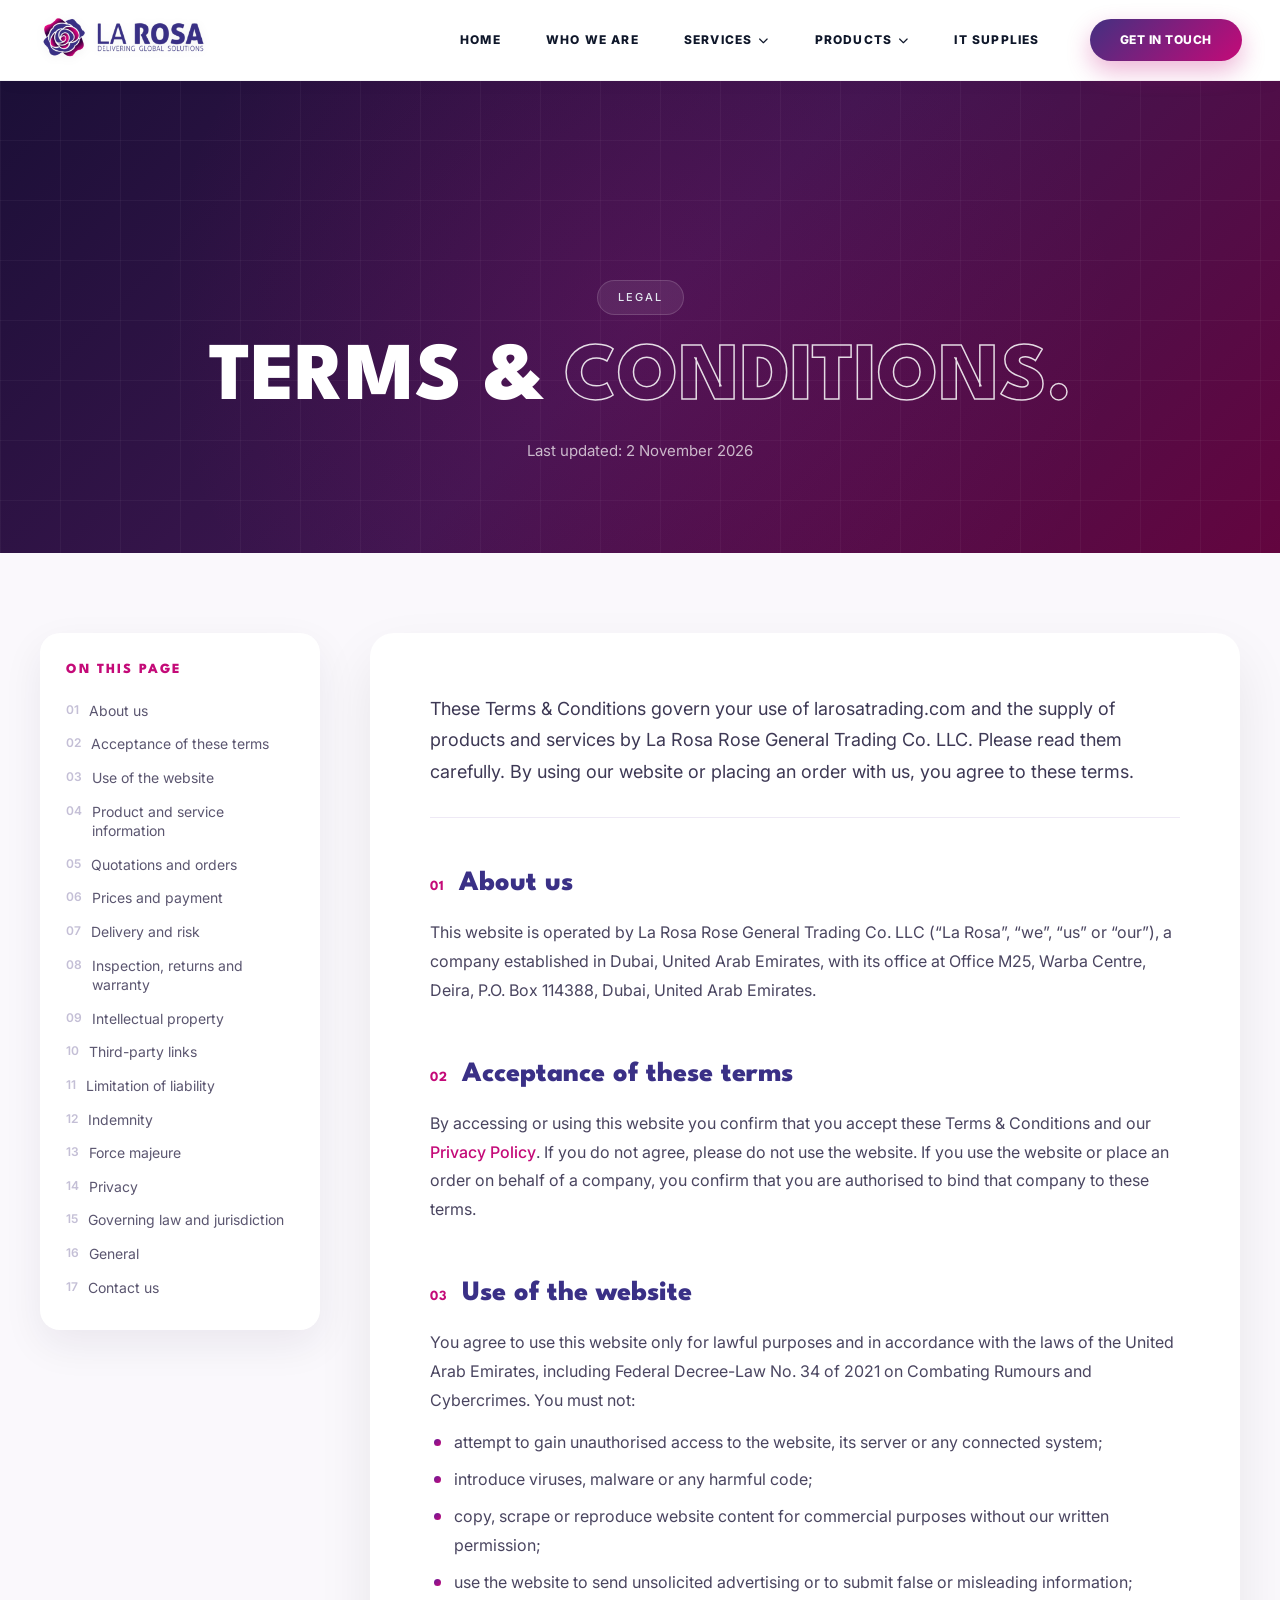
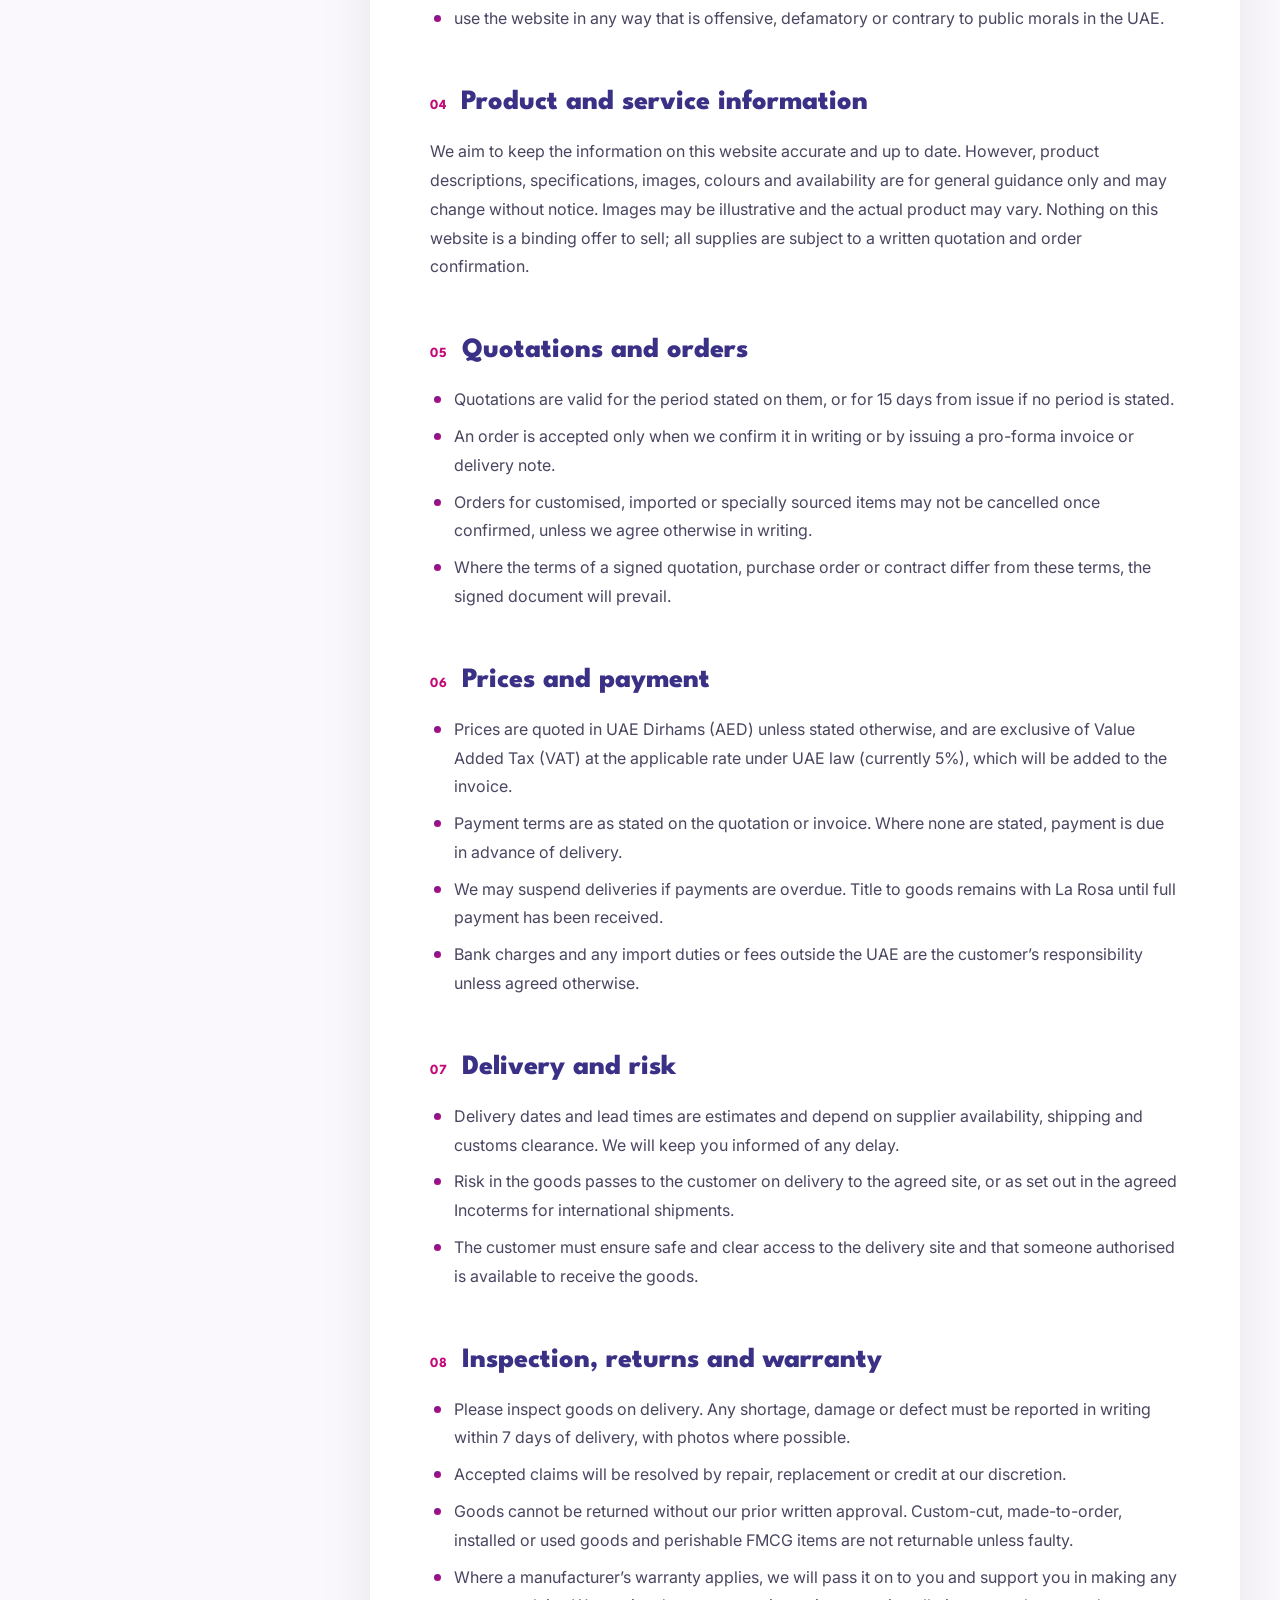
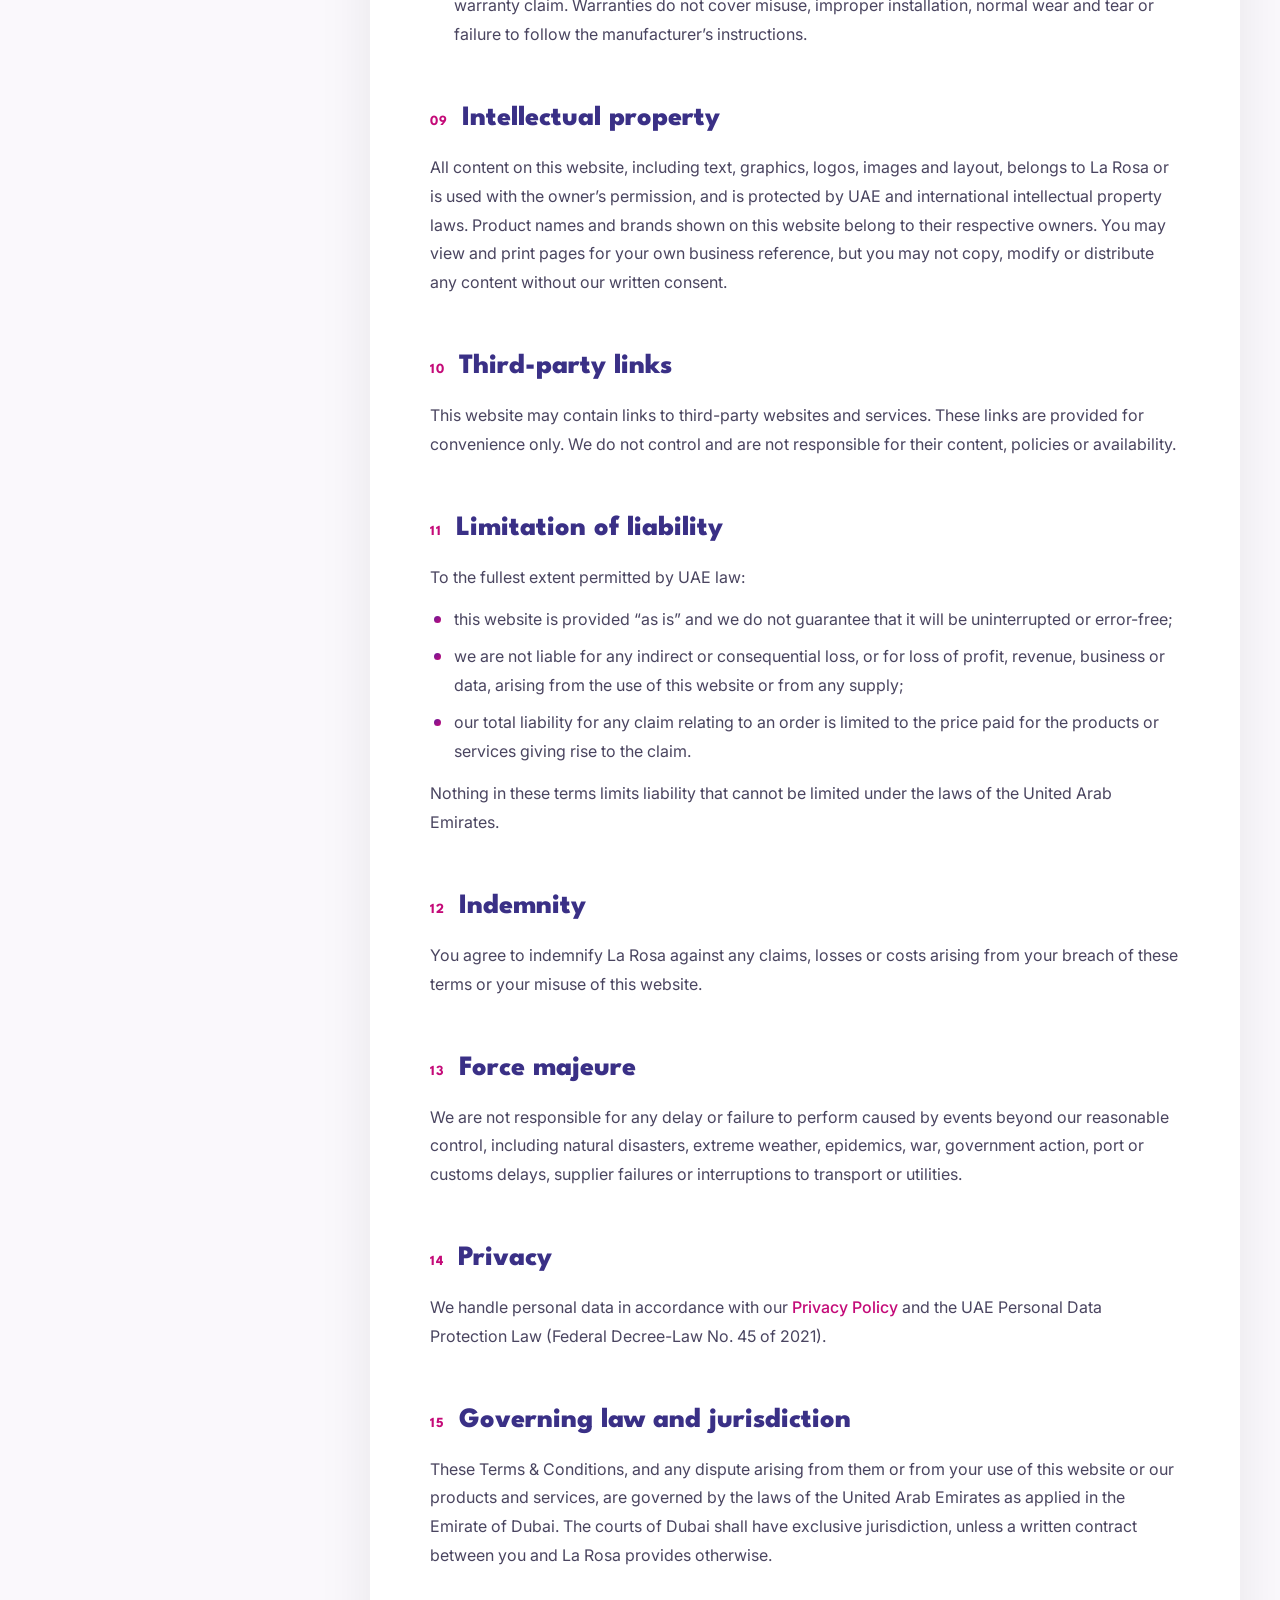
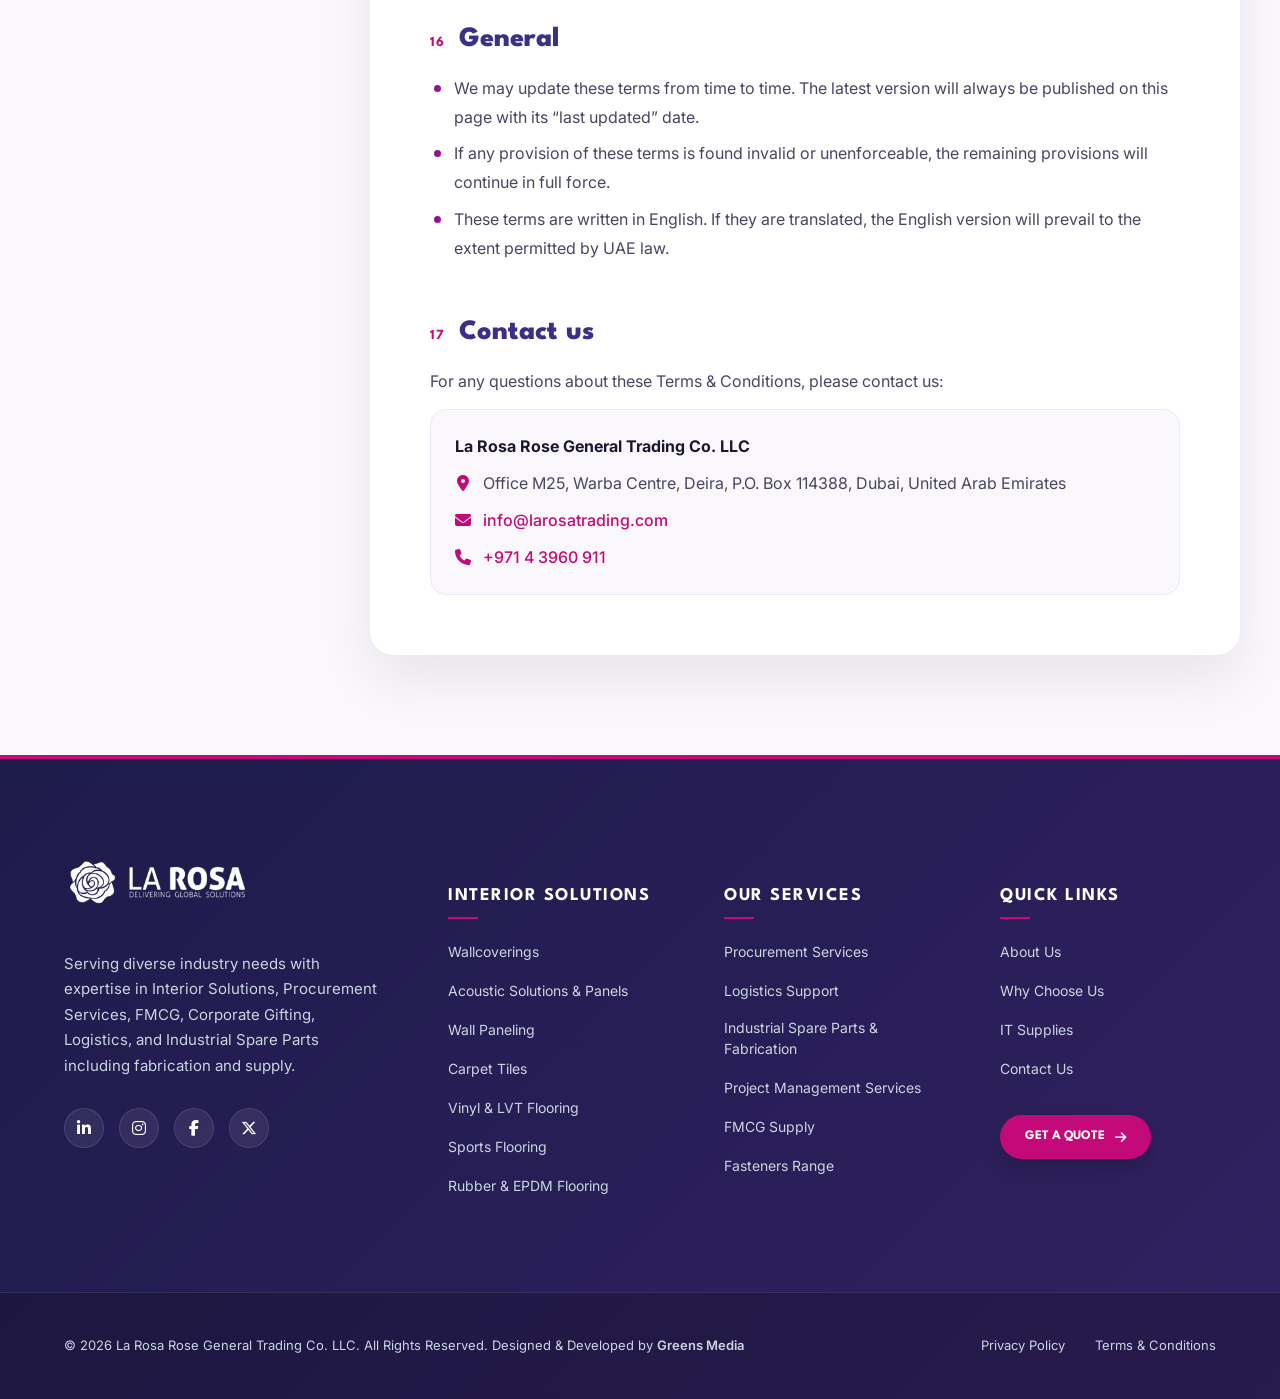
<file: terms-conditions/index.html>
<!DOCTYPE html>
<html lang="en">
<head>
<meta charset="UTF-8">
<meta name="viewport" content="width=device-width, initial-scale=1">
<title>Terms &amp; Conditions | La Rosa Rose General Trading</title>
<meta name="description" content="Terms &amp; Conditions for using larosatrading.com and for quotations, orders, delivery and returns with La Rosa Rose General Trading Co. LLC, Dubai, UAE.">
<link rel="canonical" href="https://larosatrading.com/terms-conditions/">
<meta property="og:type" content="website">
<meta property="og:site_name" content="La Rosa Rose General Trading">
<meta property="og:title" content="Terms &amp; Conditions | La Rosa Rose General Trading">
<meta property="og:description" content="Terms &amp; Conditions for using larosatrading.com and for quotations, orders, delivery and returns with La Rosa Rose General Trading Co. LLC, Dubai, UAE.">
<meta property="og:url" content="https://larosatrading.com/terms-conditions/">
<meta property="og:image" content="https://larosatrading.com/assets/img/larosa-logo.webp">
<meta name="theme-color" content="#6a1b9a">
<link rel="icon" type="image/png" href="/assets/favicon.png">
<link rel="apple-touch-icon" href="/assets/favicon.png">
<link rel="preconnect" href="https://fonts.googleapis.com">
<link rel="preconnect" href="https://fonts.gstatic.com" crossorigin>
<link rel="preconnect" href="https://cdnjs.cloudflare.com" crossorigin>
<link rel="preload" as="image" href="/assets/img/larosa-logo.webp">
<link rel="stylesheet" href="https://fonts.googleapis.com/css2?family=Inter:wght@300;400;500;600;700;800&family=League+Spartan:wght@600;700;800;900&display=swap">
<link rel="stylesheet" href="https://cdnjs.cloudflare.com/ajax/libs/font-awesome/6.5.1/css/all.min.css" media="print" onload="this.media='all'">
<noscript><link rel="stylesheet" href="https://cdnjs.cloudflare.com/ajax/libs/font-awesome/6.5.1/css/all.min.css"></noscript>
<link rel="stylesheet" href="/assets/base.css">
</head>
<body class="page-legal">
<div class="lr-w">
<div class="lr-nav-wrapper" id="lrMasterNavBreakout">
    <div class="lr-header">
        <div class="lr-container">
            
            <div class="lr-logo">
                <a href="/">
                    <img decoding="async" src="/assets/img/larosa-logo.webp" alt="La Rosa Rose General Trading Co. LLC">
                </a>
            </div>

            <div class="lr-nav-terminal">
                <nav class="lr-desktop-nav">
                    <ul class="lr-nav-list">
                        <li><a href="/" class="lr-link">Home</a></li>
                        <li><a href="/who-we-are/" class="lr-link">Who We Are</a></li>

                        <li class="lr-has-dropdown">
                            <a href="/services/" class="lr-link">Services <i class="fas fa-chevron-down"></i></a>
                            <ul class="lr-normal-dropdown">
                                <li>
                                    <a href="/services/#procurement" class="lr-hash-trigger">
                                        <i class="fas fa-briefcase"></i> Procurement Services
                                    </a>
                                </li>
                                <li>
                                    <a href="/services/#project-management" class="lr-hash-trigger">
                                        <i class="fas fa-clipboard-check"></i> Project Management
                                    </a>
                                </li>
                                <li>
                                    <a href="/services/#logistics" class="lr-hash-trigger">
                                        <i class="fas fa-shipping-fast"></i> Logistics Support
                                    </a>
                                </li>
                                <li>
                                    <a href="/services/#fabrication" class="lr-hash-trigger">
                                        <i class="fas fa-tools"></i> Industrial Fabrication
                                    </a>
                                </li>
                            </ul>
                        </li>

                        <li class="lr-has-dropdown">
                            <a href="/products/" class="lr-link">Products <i class="fas fa-chevron-down"></i></a>
                            <ul class="lr-normal-dropdown">
                                <li>
                                    <a href="/products/#lrs-v9-cat-interiors" class="lr-hash-trigger">
                                        <i class="fas fa-layer-group"></i> Interior Solutions
                                    </a>
                                </li>
                                <li>
                                    <a href="/products/#lrs-v9-cat-fmcg" class="lr-hash-trigger">
                                        <i class="fas fa-shopping-basket"></i> FMCG Supply
                                    </a>
                                </li>
                                <li>
                                    <a href="/products/#lrs-v9-cat-fasteners" class="lr-hash-trigger">
                                        <i class="fas fa-screwdriver-wrench"></i> Fasteners Range
                                    </a>
                                </li>
                            </ul>
                        </li>
                        <li><a href="/it-supplies/" class="lr-link">IT Supplies</a></li>
                    </ul>
                </nav>

                <a href="/contact-us/" class="lr-cta">Get In Touch</a>
            </div>

            <div class="lr-ham-trigger" id="lrHamBtn">
                <span></span>
                <span></span>
                <span></span>
            </div>
        </div>
    </div>

    <div class="lr-drawer" id="lrMobileDrawer">
        <div class="lr-drawer-header">
            <img decoding="async" src="/assets/img/larosa-logo.webp" alt="Logo">
            <button class="lr-close-btn" id="lrCloseBtn"><i class="fas fa-times"></i></button>
        </div>
        <ul class="lr-drawer-links">
            <li><a href="/" class="lr-bold-link">Home</a></li>
            <li><a href="/who-we-are/" class="lr-bold-link">Who We Are</a></li>
            
            <li class="lr-m-parent">
                <div class="lr-m-toggle">Services <i class="fas fa-chevron-right"></i></div>
                <ul class="lr-m-child">
                    <li><a href="/services/#procurement" class="lr-hash-trigger"><i class="fas fa-briefcase mobile-icon"></i> Procurement Services</a></li>
                    <li><a href="/services/#project-management" class="lr-hash-trigger"><i class="fas fa-clipboard-check mobile-icon"></i> Project Management</a></li>
                    <li><a href="/services/#logistics" class="lr-hash-trigger"><i class="fas fa-shipping-fast mobile-icon"></i> Logistics Support</a></li>
                    <li><a href="/services/#fabrication" class="lr-hash-trigger"><i class="fas fa-tools mobile-icon"></i> Industrial Fabrication</a></li>
                </ul>
            </li>

            <li class="lr-m-parent">
                <div class="lr-m-toggle">Products <i class="fas fa-chevron-right"></i></div>
                <ul class="lr-m-child">
                    <li><a href="/products/#lrs-v9-cat-interiors" class="lr-hash-trigger"><i class="fas fa-layer-group mobile-icon"></i> Interior Solutions</a></li>
                    <li><a href="/products/#lrs-v9-cat-fmcg" class="lr-hash-trigger"><i class="fas fa-shopping-basket mobile-icon"></i> FMCG Supply</a></li>
                    <li><a href="/products/#lrs-v9-cat-fasteners" class="lr-hash-trigger"><i class="fas fa-screwdriver-wrench mobile-icon"></i> Fasteners Range</a></li>
                </ul>
            </li>
        <li><a href="/it-supplies/" class="lr-bold-link">IT Supplies</a></li>
        </ul>
        
        <a href="/contact-us/" class="lr-drawer-cta">Get In Touch</a>
    </div>
    <div class="lr-overlay" id="lrOverlay"></div>
</div>

<style>
    :root {
        --purple: #433081;
        --pink: #C40A78;
        --dark: #0f172a;
        --font-h: 'League Spartan', sans-serif;
        --font-b: 'Inter', sans-serif;
        --header-h: 80px;
        --glass-header: rgba(255, 255, 255, 0.4); 
        --glass-border: rgba(255, 255, 255, 0.45);
    }

    /* MASTER THEME RESET OVERRIDES */
    html, body, #page, #wrapper, .site, .site-header, .theme-container {
        padding-top: 0 !important;
        margin-top: 0 !important;
    }

    /* AUTOMATIC VIEWPORT RECONCILIATION BAR */
    body:not(.elementor-editor-active) {
        padding-top: 80px !important; 
    }

    /* --- BREAKOUT ROOT ENGINE LAYER --- */
    .lr-nav-wrapper { 
        font-family: var(--font-b); 
        position: fixed !important; 
        top: 0 !important; 
        left: 0 !important; 
        width: 100% !important; 
        height: 0 !important; 
        z-index: 9999999999 !important; 
        pointer-events: none !important; 
        display: block !important;
        opacity: 1 !important;
        visibility: visible !important;
        background: transparent !important;
    }

    /* DEFAULT STATE: At the top of the page (Square, Full-width, Flush) */
    .lr-header {
        position: absolute !important; 
        top: 0 !important; 
        left: 50% !important; 
        transform: translateX(-50%) !important;
        width: 100% !important; 
        height: var(--header-h) !important; 
        background: rgba(255, 255, 255, 0.85) !important; /* Slightly solid at top for contrast */
        backdrop-filter: blur(20px) saturate(180%) !important; 
        -webkit-backdrop-filter: blur(20px) saturate(180%) !important;
        border-bottom: 1px solid var(--glass-border) !important;
        border-left: none !important;
        border-right: none !important;
        border-top: none !important;
        border-radius: 0px !important;
        display: flex !important; 
        align-items: center !important; 
        box-shadow: 0 4px 20px rgba(0, 0, 0, 0.02) !important;
        transition: all 0.45s cubic-bezier(0.25, 1, 0.5, 1) !important; /* Smooth morphing physics */
        pointer-events: auto !important; 
        visibility: visible !important;
        opacity: 1 !important;
    }

    /* SCROLLED MORPHED STATE: Floating Rounded Glass Pill Capsule */
    .lr-header.lr-scrolled {
        top: 20px !important;
        width: 95% !important;
        background: var(--glass-header) !important;
        backdrop-filter: blur(25px) saturate(180%) !important;
        border: 1px solid var(--glass-border) !important;
        border-radius: 100px !important;
        box-shadow: 0 15px 40px rgba(0, 0, 0, 0.15) !important;
    }

    /* WORDPRESS ADMIN BAR COMPENSATION */
    body.admin-bar .lr-header { top: 32px !important; }
    body.admin-bar .lr-header.lr-scrolled { top: 52px !important; }
    
    @media (max-width: 782px) {
        body.admin-bar .lr-header { top: 46px !important; }
        body.admin-bar .lr-header.lr-scrolled { top: 66px !important; }
    }

    .lr-container, .lr-logo, .lr-logo a, .lr-nav-terminal, .lr-desktop-nav, .lr-nav-list {
        background: transparent !important;
    }

    .lr-container { width: 94%; max-width: 1700px; margin: 0 auto; display: flex; justify-content: space-between; align-items: center; }
    .lr-logo img { height: 42px; width: auto; filter: drop-shadow(0 2px 5px rgba(0,0,0,0.05)); background: transparent !important; }

    .lr-nav-terminal { display: flex; align-items: center; gap: 50px; margin-left: auto; }
    .lr-nav-list { display: flex; align-items: center; list-style: none; gap: 45px; margin: 0; padding: 0; }
    .lr-nav-list > li { position: relative; padding: 15px 0; }
    
    .lr-link { 
        text-decoration: none; color: var(--dark); font-weight: 800; 
        font-size: 12px; text-transform: uppercase; letter-spacing: 1.2px; 
        display: flex; align-items: center; gap: 6px; transition: 0.3s; 
    }
    .lr-link:hover { color: var(--pink); }
    .lr-link i { font-size: 10px; transition: transform 0.3s ease; }
    .lr-has-dropdown:hover .lr-link i { transform: rotate(180deg); }

    /* DROP DOWNS */
    .lr-normal-dropdown {
        position: absolute; top: 100%; left: 50%; transform: translateX(-50%) translateY(15px);
        width: 270px; background: rgba(255, 255, 255, 0.98); backdrop-filter: blur(20px);
        border: 1px solid rgba(15, 23, 42, 0.08); border-radius: 16px;
        box-shadow: 0 20px 45px rgba(15, 23, 42, 0.12); list-style: none; padding: 12px 0; margin: 0;
        visibility: hidden; opacity: 0; transition: opacity 0.3s ease, transform 0.3s cubic-bezier(0.25, 1, 0.5, 1), visibility 0.3s;
    }
    .lr-has-dropdown:hover .lr-normal-dropdown { visibility: visible; opacity: 1; transform: translateX(-50%) translateY(5px); }
    .lr-normal-dropdown li { width: 100%; }
    .lr-normal-dropdown li a { display: flex; align-items: center; gap: 12px; padding: 12px 24px; text-decoration: none; color: #334155; font-size: 13.5px; font-weight: 600; letter-spacing: 0.3px; transition: all 0.25s ease; background: transparent !important; }
    .lr-normal-dropdown li a i { font-size: 14px; color: var(--purple); width: 18px; text-align: center; transition: all 0.25s ease; background: transparent !important; }
    .lr-normal-dropdown li a:hover { background-color: #f8fafc !important; color: var(--pink); }
    .lr-normal-dropdown li a:hover i { color: var(--pink); transform: scale(1.1); }

    /* CTA BUTTON */
    .lr-cta { 
        background: linear-gradient(135deg, var(--purple) 0%, var(--pink) 100%); 
        color: #fff !important; padding: 12px 30px; border-radius: 50px; text-transform: uppercase; font-weight: 800; font-size: 12px; letter-spacing: 0.5px;
        text-decoration: none; box-shadow: 0 10px 25px rgba(196, 10, 120, 0.3); transition: transform 0.3s ease, box-shadow 0.3s ease;
    }
    .lr-cta:hover { transform: translateY(-2px); box-shadow: 0 12px 30px rgba(196, 10, 120, 0.45); }

    /* MOBILE DRAWER STYLES */
    .lr-drawer {
        position: fixed; top: 0; right: -100%; width: 340px; height: 100vh; background: rgba(255, 255, 255, 0.98); backdrop-filter: blur(15px);
        z-index: 10000000; transition: 0.5s cubic-bezier(0.19, 1, 0.22, 1); padding: 40px; display: flex; flex-direction: column; overflow-y: auto; pointer-events: auto;
    }
    .lr-drawer.active { right: 0; }
    .lr-close-btn { width: 45px; height: 45px; background: rgba(15, 23, 42, 0.05); border: none; border-radius: 50%; display: flex; align-items: center; justify-content: center; cursor: pointer; font-size: 16px; transition: all 0.3s ease; }
    .lr-close-btn:hover { transform: rotate(90deg); background: var(--pink); color: #fff; }
    .lr-drawer-header { display: flex; justify-content: space-between; align-items: center; margin-bottom: 40px; }
    .lr-drawer-header img { height: 35px; background: transparent !important; }
    .lr-drawer-links { list-style: none; padding: 0; flex-grow: 1; margin: 0; }
    .lr-drawer-links > li { margin-bottom: 25px; border-bottom: 1px solid #f1f5f9; padding-bottom: 15px; }
    .lr-bold-link { font-family: var(--font-h); font-size: 20px; font-weight: 800; text-decoration: none; color: var(--dark); text-transform: uppercase; }
    .lr-m-toggle { font-family: var(--font-h); font-size: 20px; font-weight: 800; color: var(--dark); text-transform: uppercase; display: flex; justify-content: space-between; align-items: center; cursor: pointer; }
    .lr-m-toggle i { font-size: 14px; transition: transform 0.4s ease; color: var(--purple); }
    .lr-m-child { list-style: none; padding-left: 0; margin-top: 0; max-height: 0; opacity: 0; overflow: hidden; transition: all 0.4s cubic-bezier(0.25, 1, 0.5, 1); }
    .lr-m-child li { margin: 12px 0; }
    .lr-m-child li a { font-family: var(--font-b); font-size: 14px; font-weight: 600; color: #475569; display: flex; align-items: center; gap: 10px; text-decoration: none; transition: color 0.2s ease; background: transparent !important; }
    .lr-m-child li a:hover { color: var(--pink); }
    .lr-m-child li a i.mobile-icon { color: var(--purple); font-size: 14px; width: 18px; text-align: center; background: transparent !important; }
    .lr-m-active > .lr-m-child { max-height: 500px; opacity: 1; margin-top: 15px; padding-left: 10px; }
    .lr-m-active > .lr-m-toggle i { transform: rotate(90deg); color: var(--pink); }
    .lr-drawer-cta { display: block; text-align: center; background: linear-gradient(135deg, var(--purple) 0%, var(--pink) 100%); color: #fff !important; padding: 16px; border-radius: 50px; margin-top: 30px; font-family: var(--font-h); font-size: 16px !important; font-weight: 800; text-transform: uppercase; text-decoration: none; box-shadow: 0 10px 25px rgba(196, 10, 120, 0.2); }
    .lr-overlay { position: fixed; inset: 0; background: rgba(15, 23, 42, 0.3); backdrop-filter: blur(8px); z-index: 9999999; display: none; pointer-events: auto; }
    .lr-overlay.active { display: block; }

    .lr-ham-trigger { display: none; pointer-events: auto; background: transparent !important; }
    .lr-ham-trigger span { background: var(--purple) !important; }

    @media (max-width: 1150px) {
        .lr-nav-terminal { display: none; }
        .lr-ham-trigger { display: flex; cursor: pointer; width: 32px; height: 20px; flex-direction: column; justify-content: space-between; align-items: flex-end; z-index: 1000001; }
        .lr-ham-trigger span { display: block; width: 100%; height: 2px; background: var(--purple); border-radius: 10px; transition: 0.3s; }
        
        /* Dynamic scale properties matching mobile viewports */
        .lr-header.lr-scrolled { border-radius: 24px !important; top: 15px !important; width: 94% !important; }
    }
</style>

<script>
    (function() {
        const teleportNavigationToRootBody = () => {
            const masterWrapper = document.getElementById('lrMasterNavBreakout');
            if (masterWrapper && !document.body.classList.contains('elementor-editor-active')) {
                if (masterWrapper.parentElement !== document.body) {
                    const elementorParentSection = masterWrapper.closest('.elementor-section');
                    if (elementorParentSection) {
                        elementorParentSection.style.position = 'absolute';
                        elementorParentSection.style.width = '0';
                        elementorParentSection.style.height = '0';
                        elementorParentSection.style.padding = '0';
                        elementorParentSection.style.margin = '0';
                        elementorParentSection.style.overflow = 'hidden';
                        elementorParentSection.style.display = 'none';
                    }
                    document.body.insertBefore(masterWrapper, document.body.firstChild);
                }
            }
        };
        teleportNavigationToRootBody();

        const toggleMenu = () => {
            const btn = document.getElementById('lrHamBtn');
            const close = document.getElementById('lrCloseBtn');
            const drawer = document.getElementById('lrMobileDrawer');
            const overlay = document.getElementById('lrOverlay');
            
            const handleToggle = () => {
                if (!drawer || !overlay) return;
                drawer.classList.toggle('active');
                overlay.classList.toggle('active');
                document.body.style.overflow = drawer.classList.contains('active') ? 'hidden' : '';
            };

            if (btn) btn.onclick = handleToggle;
            if (close) close.onclick = handleToggle;
            if (overlay) overlay.onclick = handleToggle;

            document.querySelectorAll('.lr-m-toggle').forEach(toggle => {
                toggle.onclick = () => {
                    const parent = toggle.parentElement;
                    const isOpen = parent.classList.contains('lr-m-active');
                    document.querySelectorAll('.lr-m-parent').forEach(p => p.classList.remove('lr-m-active'));
                    if(!isOpen) parent.classList.add('lr-m-active');
                };
            });
            
            document.querySelectorAll('.lr-hash-trigger').forEach(link => {
                link.addEventListener('click', function(e) {
                    const currentUrlPath = window.location.pathname;
                    const targetUrlObj = new URL(this.href, window.location.origin);
                    
                    if (currentUrlPath === targetUrlObj.pathname) {
                        if (drawer && drawer.classList.contains('active')) handleToggle();
                    }
                });
            });
        };

        // SCROLL STATE MONITORING ENGINE
        // Dynamically applies or strips the scrolled styling states based on viewport thresholds
        const initScrollTracker = () => {
            const masterWrapper = document.getElementById('lrMasterNavBreakout');
            if (!masterWrapper) return;
            const headerElement = masterWrapper.querySelector('.lr-header');
            if (!headerElement) return;

            const evaluateScrollState = () => {
                if (window.scrollY > 15) {
                    headerElement.classList.add('lr-scrolled');
                } else {
                    headerElement.classList.remove('lr-scrolled');
                }
            };

            window.addEventListener('scroll', evaluateScrollState, { passive: true });
            evaluateScrollState(); // Execute initialization check instantly on render
        };

        if (document.readyState === 'loading') {
            document.addEventListener('DOMContentLoaded', () => {
                teleportNavigationToRootBody();
                toggleMenu();
                initScrollTracker();
            });
        } else {
            toggleMenu();
            initScrollTracker();
        }
    })();
</script>
</div>
<div class="lr-w">
<style>
  .lg-hero{position:relative;background:linear-gradient(135deg,#1b0f37 0%,#3e1650 50%,#63053f 100%);padding:200px 24px 90px;text-align:center;overflow:hidden;font-family:'Inter',sans-serif}
  .lg-hero::before{content:"";position:absolute;inset:0;background-image:linear-gradient(rgba(255,255,255,.04) 1px,transparent 1px),linear-gradient(90deg,rgba(255,255,255,.04) 1px,transparent 1px);background-size:60px 60px;pointer-events:none}
  .lg-hero::after{content:"";position:absolute;inset:0;background:radial-gradient(circle at center,rgba(196,10,120,.14) 0%,transparent 70%);pointer-events:none}
  .lg-hero-inner{position:relative;z-index:1;max-width:900px;margin:0 auto}
  .lg-eyebrow{display:inline-block;padding:8px 20px;background:rgba(255,255,255,.08);border:1px solid rgba(255,255,255,.15);border-radius:50px;color:#e2e8f0;font-size:11px;font-weight:500;letter-spacing:2px;text-transform:uppercase;margin-bottom:26px}
  .lg-title{font-family:'League Spartan',sans-serif;font-weight:800;font-size:clamp(42px,6.5vw,82px);line-height:.95;color:#fff;text-transform:uppercase;margin:0 0 22px}
  .lg-title span{color:transparent;-webkit-text-stroke:1.5px rgba(255,255,255,.85)}
  .lg-updated{color:rgba(255,255,255,.7);font-size:15px;margin:0}
  .lg-body{background:#faf8fc;padding:80px 24px 100px;font-family:'Inter',sans-serif;color:#1b1730}
  .lg-wrap{max-width:1200px;margin:0 auto;display:grid;grid-template-columns:280px 1fr;gap:50px;align-items:start}
  .lg-toc{position:sticky;top:110px;max-height:calc(100vh - 130px);overflow-y:auto;background:#fff;border-radius:20px;padding:26px;box-shadow:0 15px 40px rgba(27,15,55,.07)}
  .lg-toc h2{font-family:'League Spartan',sans-serif;font-size:14px;font-weight:800;letter-spacing:2px;text-transform:uppercase;color:#C40A78;margin:0 0 14px}
  .lg-toc ol{margin:0;padding:0;list-style:none;counter-reset:toc}
  .lg-toc li{counter-increment:toc}
  .lg-toc a{display:flex;gap:10px;padding:7px 0;color:#5b5670;font-size:14px;line-height:1.4;text-decoration:none;transition:color .2s}
  .lg-toc a::before{content:counter(toc,decimal-leading-zero);color:#c4bfd6;font-weight:600;font-size:12px;padding-top:1px}
  .lg-toc a:hover{color:#3a3086}
  .lg-content{background:#fff;border-radius:24px;padding:clamp(28px,5vw,60px);box-shadow:0 25px 55px rgba(10,5,30,.08)}
  .lg-lead{font-size:18px;line-height:1.75;color:#3d3854;margin:0 0 10px;padding-bottom:30px;border-bottom:1px solid #eee9f5}
  .lg-section{padding-top:34px;scroll-margin-top:110px}
  .lg-section h2{font-family:'League Spartan',sans-serif;font-weight:800;font-size:clamp(22px,2.4vw,28px);color:#3a3086;margin:0 0 14px;display:flex;gap:14px;align-items:baseline}
  .lg-section h2 small{font-size:14px;color:#C40A78;font-weight:700;letter-spacing:1px}
  .lg-section p,.lg-section li{font-size:16px;line-height:1.8;color:#4a4560}
  .lg-section p{margin:0 0 14px}
  .lg-section ul{margin:0 0 14px;padding-left:0;list-style:none}
  .lg-section li{position:relative;padding-left:24px;margin-bottom:8px}
  .lg-section li::before{content:"";position:absolute;left:4px;top:11px;width:7px;height:7px;border-radius:50%;background:linear-gradient(135deg,#6a1b9a,#C40A78)}
  .lg-section strong{color:#1b1730}
  .lg-section a{color:#C40A78;text-decoration:none;font-weight:500}
  .lg-section a:hover{text-decoration:underline}
  .lg-contact{background:#faf8fc;border:1px solid #eee9f5;border-radius:16px;padding:22px 24px;margin-top:6px}
  .lg-contact p{margin:0 0 8px;display:flex;gap:12px;align-items:baseline}
  .lg-contact p:last-child{margin:0}
  .lg-contact i{color:#C40A78;width:16px;text-align:center}
  .lg-note{margin-top:40px;padding-top:24px;border-top:1px solid #eee9f5;font-size:14px;color:#8a85a0}
  @media (max-width:960px){.lg-wrap{grid-template-columns:1fr}.lg-toc{position:static}.lg-hero{padding:170px 16px 60px}.lg-body{padding:50px 16px 70px}}
</style>
<section class="lg-hero">
  <div class="lg-hero-inner">
    <span class="lg-eyebrow">Legal</span>
    <h1 class="lg-title">Terms &amp; <span>Conditions.</span></h1>
    <p class="lg-updated">Last updated: 2 November 2026</p>
  </div>
</section>
<div class="lg-body">
  <div class="lg-wrap">
    <nav class="lg-toc" aria-label="On this page">
      <h2>On this page</h2>
      <ol>
          <li><a href="#about">About us</a></li>
          <li><a href="#acceptance">Acceptance of these terms</a></li>
          <li><a href="#website-use">Use of the website</a></li>
          <li><a href="#product-info">Product and service information</a></li>
          <li><a href="#quotations">Quotations and orders</a></li>
          <li><a href="#pricing">Prices and payment</a></li>
          <li><a href="#delivery">Delivery and risk</a></li>
          <li><a href="#returns">Inspection, returns and warranty</a></li>
          <li><a href="#ip">Intellectual property</a></li>
          <li><a href="#third-party">Third-party links</a></li>
          <li><a href="#liability">Limitation of liability</a></li>
          <li><a href="#indemnity">Indemnity</a></li>
          <li><a href="#force-majeure">Force majeure</a></li>
          <li><a href="#privacy">Privacy</a></li>
          <li><a href="#law">Governing law and jurisdiction</a></li>
          <li><a href="#general">General</a></li>
          <li><a href="#contact">Contact us</a></li>
      </ol>
    </nav>
    <article class="lg-content">
        <p class="lg-lead">These Terms &amp; Conditions govern your use of larosatrading.com and the supply of products and services by La Rosa Rose General Trading Co. LLC. Please read them carefully. By using our website or placing an order with us, you agree to these terms.</p>
        <section class="lg-section" id="about">
          <h2><small>01</small>About us</h2>
          <p>This website is operated by La Rosa Rose General Trading Co. LLC (“La Rosa”, “we”, “us” or “our”), a company established in Dubai, United Arab Emirates, with its office at Office M25, Warba Centre, Deira, P.O. Box 114388, Dubai, United Arab Emirates.</p>
        </section>
        <section class="lg-section" id="acceptance">
          <h2><small>02</small>Acceptance of these terms</h2>
          <p>By accessing or using this website you confirm that you accept these Terms &amp; Conditions and our <a href="/privacy-policy/">Privacy Policy</a>. If you do not agree, please do not use the website. If you use the website or place an order on behalf of a company, you confirm that you are authorised to bind that company to these terms.</p>
        </section>
        <section class="lg-section" id="website-use">
          <h2><small>03</small>Use of the website</h2>
          <p>You agree to use this website only for lawful purposes and in accordance with the laws of the United Arab Emirates, including Federal Decree-Law No. 34 of 2021 on Combating Rumours and Cybercrimes. You must not:</p>
      <ul><li>attempt to gain unauthorised access to the website, its server or any connected system;</li>
      <li>introduce viruses, malware or any harmful code;</li>
      <li>copy, scrape or reproduce website content for commercial purposes without our written permission;</li>
      <li>use the website to send unsolicited advertising or to submit false or misleading information;</li>
      <li>use the website in any way that is offensive, defamatory or contrary to public morals in the UAE.</li></ul>
        </section>
        <section class="lg-section" id="product-info">
          <h2><small>04</small>Product and service information</h2>
          <p>We aim to keep the information on this website accurate and up to date. However, product descriptions, specifications, images, colours and availability are for general guidance only and may change without notice. Images may be illustrative and the actual product may vary. Nothing on this website is a binding offer to sell; all supplies are subject to a written quotation and order confirmation.</p>
        </section>
        <section class="lg-section" id="quotations">
          <h2><small>05</small>Quotations and orders</h2>
          <ul><li>Quotations are valid for the period stated on them, or for 15 days from issue if no period is stated.</li>
      <li>An order is accepted only when we confirm it in writing or by issuing a pro-forma invoice or delivery note.</li>
      <li>Orders for customised, imported or specially sourced items may not be cancelled once confirmed, unless we agree otherwise in writing.</li>
      <li>Where the terms of a signed quotation, purchase order or contract differ from these terms, the signed document will prevail.</li></ul>
        </section>
        <section class="lg-section" id="pricing">
          <h2><small>06</small>Prices and payment</h2>
          <ul><li>Prices are quoted in UAE Dirhams (AED) unless stated otherwise, and are exclusive of Value Added Tax (VAT) at the applicable rate under UAE law (currently 5%), which will be added to the invoice.</li>
      <li>Payment terms are as stated on the quotation or invoice. Where none are stated, payment is due in advance of delivery.</li>
      <li>We may suspend deliveries if payments are overdue. Title to goods remains with La Rosa until full payment has been received.</li>
      <li>Bank charges and any import duties or fees outside the UAE are the customer’s responsibility unless agreed otherwise.</li></ul>
        </section>
        <section class="lg-section" id="delivery">
          <h2><small>07</small>Delivery and risk</h2>
          <ul><li>Delivery dates and lead times are estimates and depend on supplier availability, shipping and customs clearance. We will keep you informed of any delay.</li>
      <li>Risk in the goods passes to the customer on delivery to the agreed site, or as set out in the agreed Incoterms for international shipments.</li>
      <li>The customer must ensure safe and clear access to the delivery site and that someone authorised is available to receive the goods.</li></ul>
        </section>
        <section class="lg-section" id="returns">
          <h2><small>08</small>Inspection, returns and warranty</h2>
          <ul><li>Please inspect goods on delivery. Any shortage, damage or defect must be reported in writing within 7 days of delivery, with photos where possible.</li>
      <li>Accepted claims will be resolved by repair, replacement or credit at our discretion.</li>
      <li>Goods cannot be returned without our prior written approval. Custom-cut, made-to-order, installed or used goods and perishable FMCG items are not returnable unless faulty.</li>
      <li>Where a manufacturer’s warranty applies, we will pass it on to you and support you in making any warranty claim. Warranties do not cover misuse, improper installation, normal wear and tear or failure to follow the manufacturer’s instructions.</li></ul>
        </section>
        <section class="lg-section" id="ip">
          <h2><small>09</small>Intellectual property</h2>
          <p>All content on this website, including text, graphics, logos, images and layout, belongs to La Rosa or is used with the owner’s permission, and is protected by UAE and international intellectual property laws. Product names and brands shown on this website belong to their respective owners. You may view and print pages for your own business reference, but you may not copy, modify or distribute any content without our written consent.</p>
        </section>
        <section class="lg-section" id="third-party">
          <h2><small>10</small>Third-party links</h2>
          <p>This website may contain links to third-party websites and services. These links are provided for convenience only. We do not control and are not responsible for their content, policies or availability.</p>
        </section>
        <section class="lg-section" id="liability">
          <h2><small>11</small>Limitation of liability</h2>
          <p>To the fullest extent permitted by UAE law:</p>
      <ul><li>this website is provided “as is” and we do not guarantee that it will be uninterrupted or error-free;</li>
      <li>we are not liable for any indirect or consequential loss, or for loss of profit, revenue, business or data, arising from the use of this website or from any supply;</li>
      <li>our total liability for any claim relating to an order is limited to the price paid for the products or services giving rise to the claim.</li></ul>
      <p>Nothing in these terms limits liability that cannot be limited under the laws of the United Arab Emirates.</p>
        </section>
        <section class="lg-section" id="indemnity">
          <h2><small>12</small>Indemnity</h2>
          <p>You agree to indemnify La Rosa against any claims, losses or costs arising from your breach of these terms or your misuse of this website.</p>
        </section>
        <section class="lg-section" id="force-majeure">
          <h2><small>13</small>Force majeure</h2>
          <p>We are not responsible for any delay or failure to perform caused by events beyond our reasonable control, including natural disasters, extreme weather, epidemics, war, government action, port or customs delays, supplier failures or interruptions to transport or utilities.</p>
        </section>
        <section class="lg-section" id="privacy">
          <h2><small>14</small>Privacy</h2>
          <p>We handle personal data in accordance with our <a href="/privacy-policy/">Privacy Policy</a> and the UAE Personal Data Protection Law (Federal Decree-Law No. 45 of 2021).</p>
        </section>
        <section class="lg-section" id="law">
          <h2><small>15</small>Governing law and jurisdiction</h2>
          <p>These Terms &amp; Conditions, and any dispute arising from them or from your use of this website or our products and services, are governed by the laws of the United Arab Emirates as applied in the Emirate of Dubai. The courts of Dubai shall have exclusive jurisdiction, unless a written contract between you and La Rosa provides otherwise.</p>
        </section>
        <section class="lg-section" id="general">
          <h2><small>16</small>General</h2>
          <ul><li>We may update these terms from time to time. The latest version will always be published on this page with its “last updated” date.</li>
      <li>If any provision of these terms is found invalid or unenforceable, the remaining provisions will continue in full force.</li>
      <li>These terms are written in English. If they are translated, the English version will prevail to the extent permitted by UAE law.</li></ul>
        </section>
        <section class="lg-section" id="contact">
          <h2><small>17</small>Contact us</h2>
          <p>For any questions about these Terms &amp; Conditions, please contact us:</p><div class="lg-contact">
  <p><strong>La Rosa Rose General Trading Co. LLC</strong></p>
  <p><i class="fas fa-location-dot"></i> Office M25, Warba Centre, Deira, P.O. Box 114388, Dubai, United Arab Emirates</p>
  <p><i class="fas fa-envelope"></i> <a href="mailto:info@larosatrading.com">info@larosatrading.com</a></p>
  <p><i class="fas fa-phone"></i> <a href="tel:+97143960911">+971 4 3960 911</a></p>
</div>
        </section>
    </article>
  </div>
</div>
</div>
<div class="lr-w">
<footer class="lr-footer">
    <div class="lr-footer-container">
        
        <div class="lr-footer-col lr-col-brand">
            <img loading="lazy" decoding="async" decoding="async" src="/assets/img/larosa-logo.webp" alt="La Rosa Global Solutions" class="lr-footer-logo">
            <p class="lr-brand-bio">
                Serving diverse industry needs with expertise in Interior Solutions, Procurement Services, FMCG, Corporate Gifting, Logistics, and Industrial Spare Parts including fabrication and supply.<span class="lrs-cite-hidden"></span>
            </p>
            <div class="lr-social-links">
                <a href="#" aria-label="LinkedIn"><i class="fab fa-linkedin-in"></i></a>
                <a href="#" aria-label="Instagram"><i class="fab fa-instagram"></i></a>
                <a href="#" aria-label="Facebook"><i class="fab fa-facebook-f"></i></a>
                <a href="#" aria-label="Twitter"><i class="fab fa-x-twitter"></i></a>
            </div>
        </div>

        <div class="lr-footer-col">
            <h4 class="lr-footer-h">Interior Solutions<span class="lrs-cite-hidden"></span></h4>
            <ul class="lr-footer-links">
                <li><a href="/products/#lrs-v9-cat-interiors">Wallcoverings<span class="lrs-cite-hidden"></span></a></li>
                <li><a href="/products/#lrs-v9-cat-interiors">Acoustic Solutions & Panels<span class="lrs-cite-hidden"></span></a></li>
                <li><a href="/products/#lrs-v9-cat-interiors">Wall Paneling<span class="lrs-cite-hidden"></span></a></li>
                <li><a href="/products/#lrs-v9-cat-interiors">Carpet Tiles<span class="lrs-cite-hidden"></span></a></li>
                <li><a href="/products/#lrs-v9-cat-interiors">Vinyl & LVT Flooring<span class="lrs-cite-hidden"></span></a></li>
                <li><a href="/products/#lrs-v9-cat-interiors">Sports Flooring<span class="lrs-cite-hidden"></span></a></li>
                <li><a href="/products/#lrs-v9-cat-interiors">Rubber & EPDM Flooring<span class="lrs-cite-hidden"></span></a></li>
            </ul>
        </div>

        <div class="lr-footer-col">
            <h4 class="lr-footer-h">Our Services<span class="lrs-cite-hidden"></span></h4>
            <ul class="lr-footer-links">
                <li><a href="/services/#procurement">Procurement Services<span class="lrs-cite-hidden"></span></a></li>
                <li><a href="/services/#logistics">Logistics Support<span class="lrs-cite-hidden"></span></a></li>
                <li><a href="/services/#fabrication">Industrial Spare Parts & Fabrication<span class="lrs-cite-hidden"></span></a></li>
                <li><a href="/services/#project-management">Project Management Services<span class="lrs-cite-hidden"></span></a></li>
                <li><a href="/products/#lrs-v9-cat-fmcg">FMCG Supply<span class="lrs-cite-hidden"></span></a></li>
                <li><a href="/products/#lrs-v9-cat-fasteners">Fasteners Range<span class="lrs-cite-hidden"></span></a></li>
            </ul>
        </div>

        <div class="lr-footer-col">
            <h4 class="lr-footer-h">Quick Links</h4>
            <ul class="lr-footer-links">
                <li><a href="/who-we-are/">About Us<span class="lrs-cite-hidden"></span></a></li>
                <li><a href="/#lrs-v8-section" class="lr-foot-hash-trigger">Why Choose Us<span class="lrs-cite-hidden"></span></a></li>
                <li><a href="/it-supplies/">IT Supplies</a></li>
                <li><a href="/contact-us/">Contact Us</a></li>
            </ul>
            <a href="/contact-us/" class="lr-footer-cta">Get a Quote <i class="fas fa-arrow-right"></i></a>
        </div>

    </div>

    <div class="lr-footer-bottom">
        <div class="lr-bottom-container">
            <p>&copy; 2026 La Rosa Rose General Trading Co. LLC. All Rights Reserved. Designed &amp; Developed by <a href="https://greensmedia.co.in" target="_blank" rel="noopener" class="lr-credit">Greens Media</a></p>
            <div class="lr-bottom-legal">
                <a href="/privacy-policy/">Privacy Policy<span class="lrs-cite-hidden"></span></a>
                <a href="/terms-conditions/">Terms & Conditions<span class="lrs-cite-hidden"></span></a>
            </div>
        </div>
    </div>
</footer>

<style>
    /* SYSTEM CITATION FIX: Globally forces all citation wrappers to remain invisible */
    .lrs-cite-hidden { display: none !important; }

    .lr-footer {
        --f-purple: #433081;
        --f-pink: #C40A78;
        --f-white: #ffffff;
        --f-text: #cbd5e1;
        
        background: linear-gradient(135deg, #1e1b4b 0%, #312161 100%);
        padding: 100px 0 0 0;
        font-family: 'Inter', sans-serif;
        color: var(--f-text);
        border-top: 4px solid var(--f-pink);
    }

    .lr-footer-container {
        width: 90%;
        max-width: 1400px;
        margin: 0 auto;
        display: grid;
        grid-template-columns: 1.5fr 1fr 1fr 1fr;
        gap: 60px;
        padding-bottom: 80px;
    }

    /* BRAND COLUMN */
    .lr-footer-logo {
        height: 60px;
        width: auto;
        margin-bottom: 25px;
        filter: brightness(0) invert(1);
    }
    .lr-brand-bio {
        font-size: 15px;
        line-height: 1.7;
        margin-bottom: 30px;
        max-width: 320px;
    }
    .lr-social-links {
        display: flex;
        gap: 15px;
    }
    .lr-social-links a {
        width: 40px;
        height: 40px;
        background: rgba(255,255,255,0.08);
        color: var(--f-white);
        display: flex;
        align-items: center;
        justify-content: center;
        border-radius: 50%;
        text-decoration: none;
        transition: 0.3s ease;
        border: 1px solid rgba(255,255,255,0.1);
    }
    .lr-social-links a:hover {
        background: var(--f-pink);
        transform: translateY(-5px);
        border-color: var(--f-pink);
    }

    /* HEADERS */
    .lr-footer-h {
        font-family: 'League Spartan', sans-serif;
        color: var(--f-white);
        font-size: 18px;
        font-weight: 700;
        text-transform: uppercase;
        letter-spacing: 1.5px;
        margin-bottom: 30px;
        position: relative;
    }
    .lr-footer-h::after {
        content: '';
        position: absolute;
        left: 0;
        bottom: -10px;
        width: 30px;
        height: 2px;
        background: var(--f-pink);
    }

    /* LINKS */
    .lr-footer-links { list-style: none; padding: 0; margin: 0; }
    .lr-footer-links li { margin-bottom: 15px; }
    .lr-footer-links a {
        text-decoration: none;
        color: var(--f-text);
        font-size: 14px;
        transition: 0.3s;
        display: inline-block;
    }
    .lr-footer-links a:hover {
        color: var(--f-white);
        transform: translateX(5px);
    }

    /* CTA */
    .lr-footer-cta {
        display: inline-flex;
        align-items: center;
        gap: 10px;
        margin-top: 20px;
        background: var(--f-pink);
        color: #fff;
        text-decoration: none;
        padding: 12px 25px;
        border-radius: 50px;
        font-family: 'League Spartan';
        font-weight: 700;
        font-size: 13px;
        text-transform: uppercase;
        transition: 0.3s;
        box-shadow: 0 10px 20px rgba(0,0,0,0.15);
    }
    .lr-footer-cta:hover {
        background: var(--f-white);
        color: var(--f-pink);
        transform: translateY(-3px);
    }

    /* BOTTOM BAR */
    .lr-footer-bottom {
        border-top: 1px solid rgba(255,255,255,0.1);
        padding: 30px 0;
        background: rgba(0,0,0,0.2);
    }
    .lr-bottom-container {
        width: 90%;
        max-width: 1400px;
        margin: 0 auto;
        display: flex;
        justify-content: space-between;
        align-items: center;
        font-size: 13px;
    }
    .lr-bottom-legal { display: flex; gap: 30px; }
    .lr-bottom-legal a { text-decoration: none; color: var(--f-text); transition: 0.3s; }
    .lr-bottom-legal a:hover { color: var(--f-white); }

    /* RESPONSIVE */
    @media (max-width: 1100px) {
        .lr-footer-container { grid-template-columns: 1fr 1fr; gap: 40px; }
    }
    @media (max-width: 600px) {
        .lr-footer-container { grid-template-columns: 1fr; text-align: center; }
        .lr-brand-bio { margin: 0 auto 30px; }
        .lr-social-links { justify-content: center; }
        .lr-footer-h::after { left: 50%; transform: translateX(-50%); }
        .lr-bottom-container { flex-direction: column; gap: 20px; text-align: center; }
    }
</style>

<script>
    (function() {
        document.addEventListener('DOMContentLoaded', () => {
            const hashTrigger = document.querySelector('.lr-foot-hash-trigger');
            if (!hashTrigger) return;

            hashTrigger.addEventListener('click', function(e) {
                const currentUrlPath = window.location.pathname;
                const targetUrlObj = new URL(this.href, window.location.origin);
                
                // If clicked while standing on the home template path context directly, intercept hard jump loops
                if (currentUrlPath === targetUrlObj.pathname || currentUrlPath === '/larosawp/') {
                    const targetSection = document.getElementById('lrs-v8-section');
                    if (targetSection) {
                        e.preventDefault();
                        targetSection.scrollIntoView({ behavior: 'smooth', block: 'start' });
                        // Update hash without snap jumping
                        history.pushState(null, null, '#lrs-v8-section');
                    }
                }
            });
        });
    })();
</script>
</div>
</body>
</html>
</file>
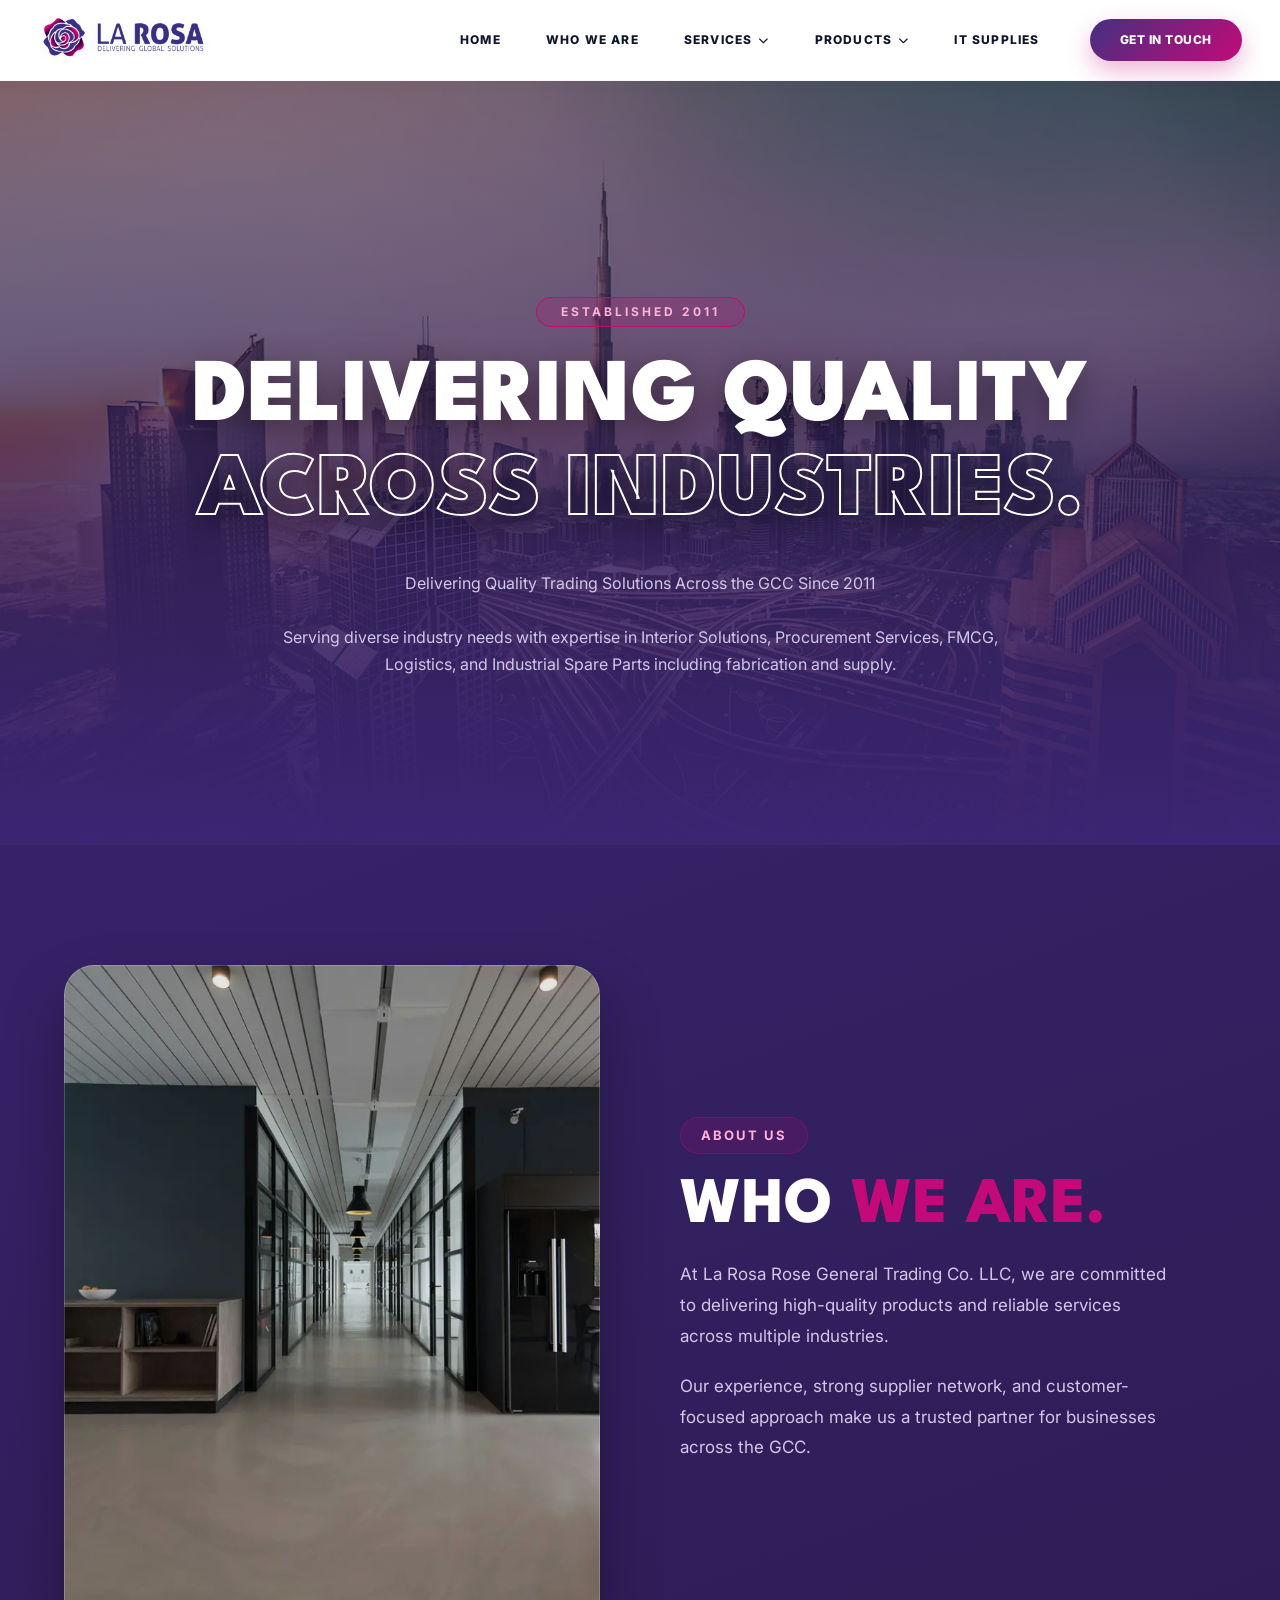
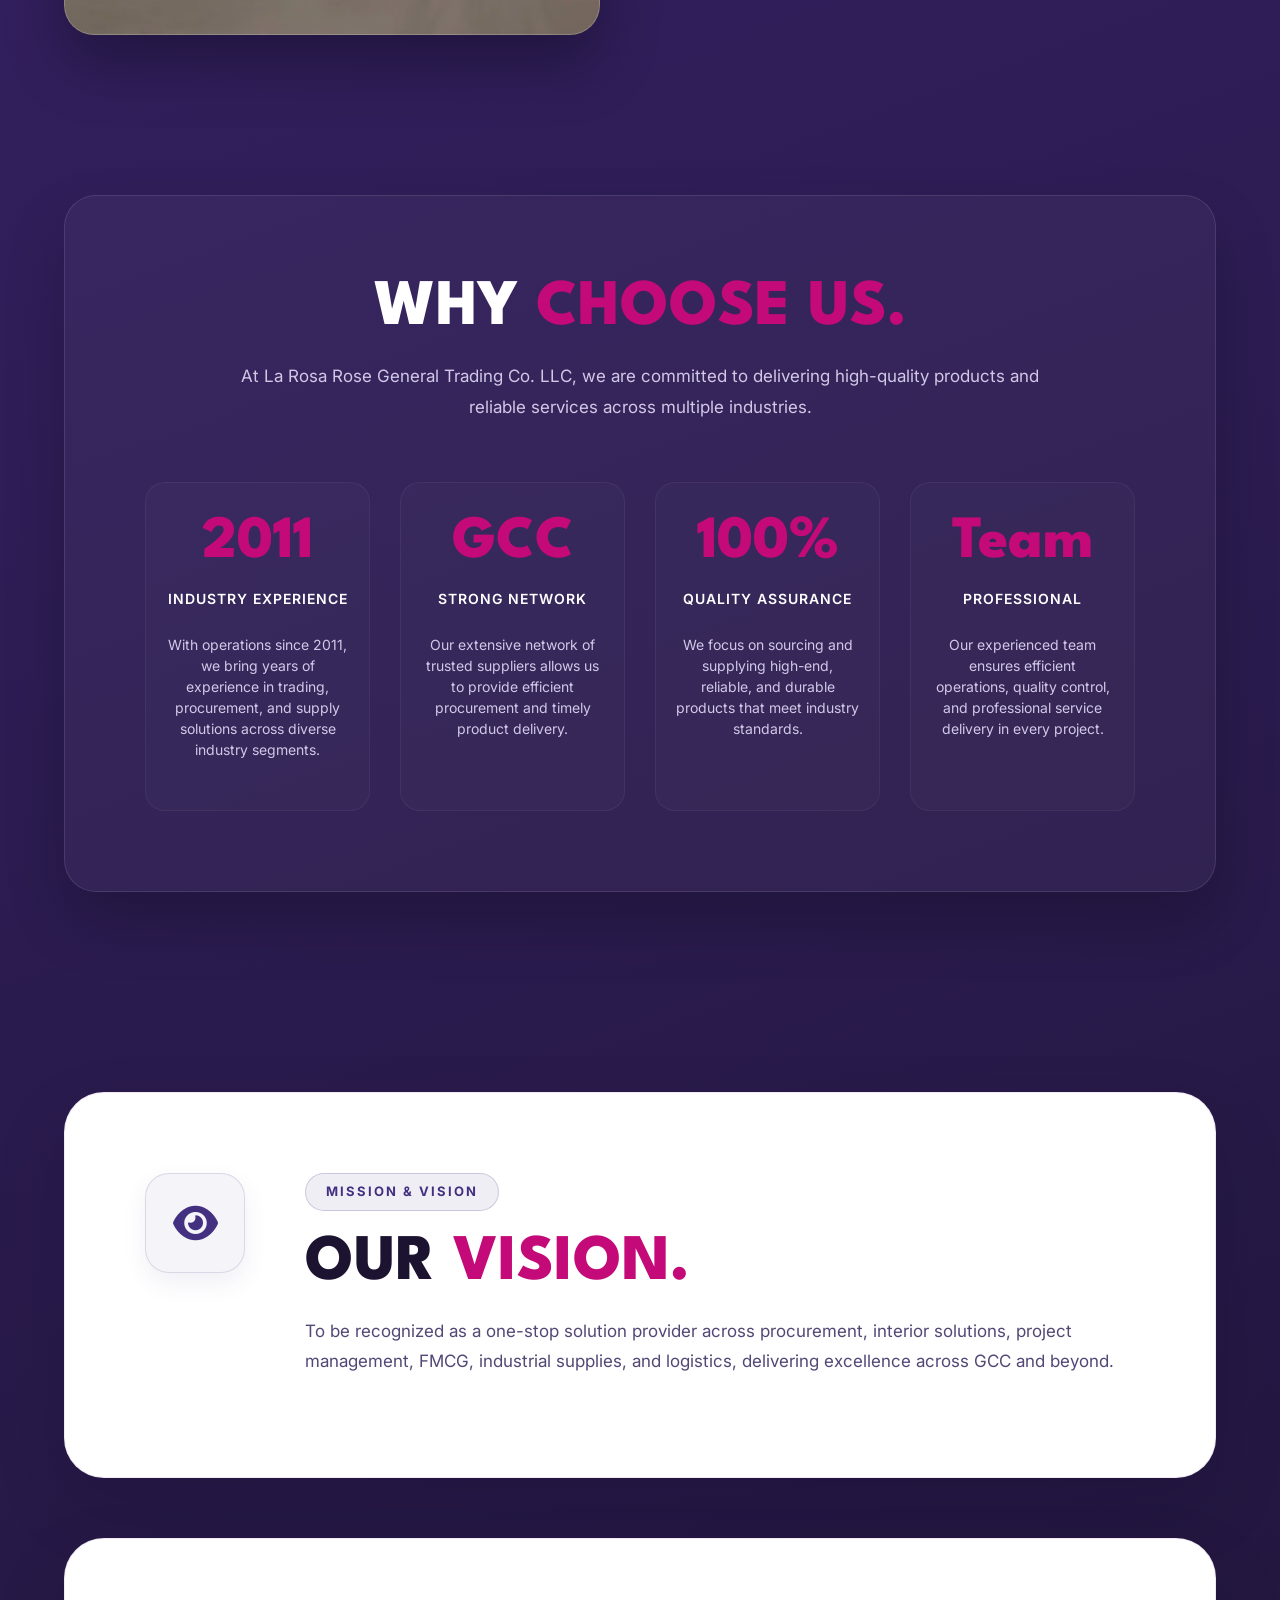
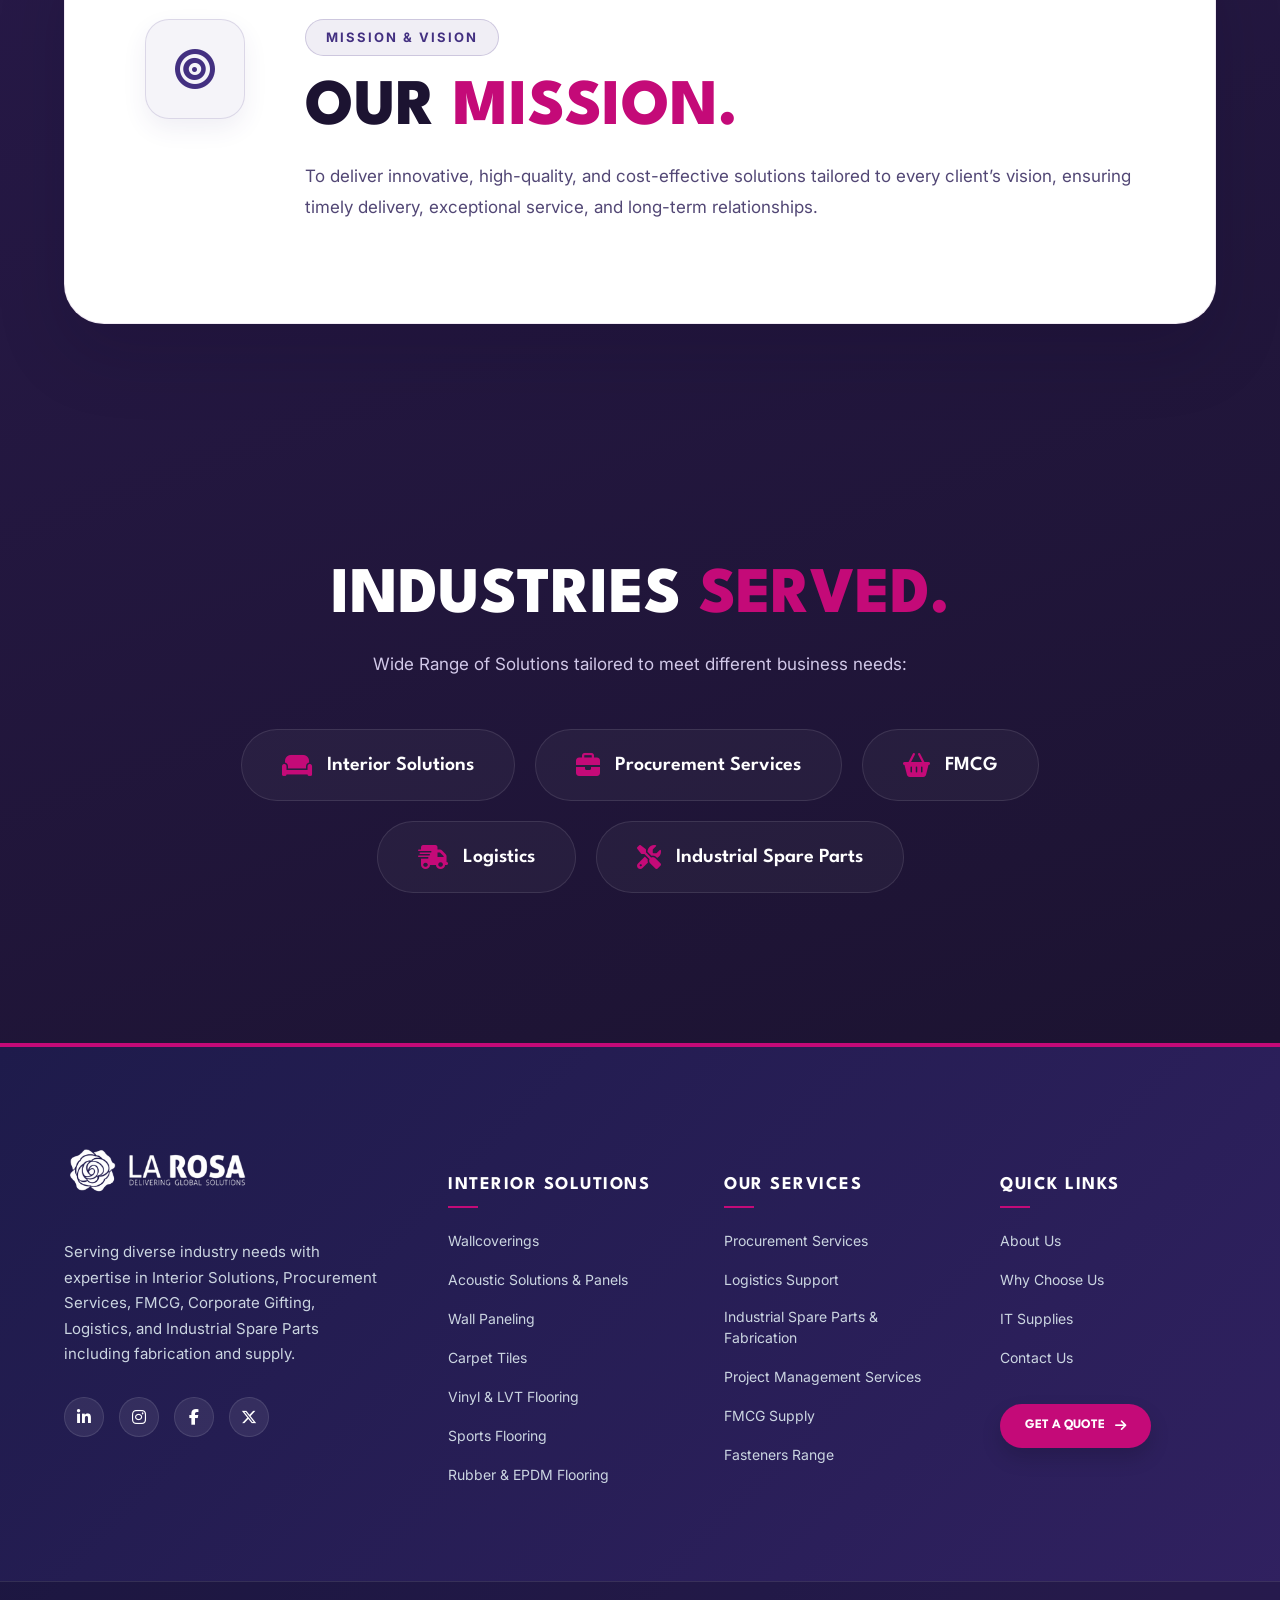
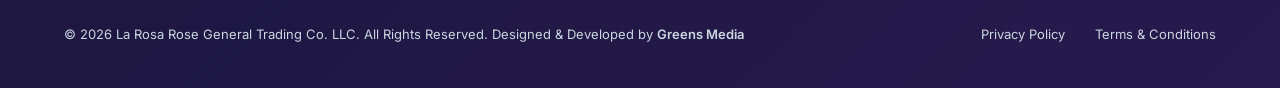
<file: who-we-are/index.html>
<!DOCTYPE html>
<html lang="en">
<head>
<meta charset="UTF-8">
<meta name="viewport" content="width=device-width, initial-scale=1">
<title>Who We Are | La Rosa Rose General Trading</title>
<meta name="description" content="Learn about La Rosa Rose General Trading Co. LLC – a trusted trading, procurement and supply partner serving businesses across the GCC since 2011.">
<link rel="canonical" href="https://larosatrading.com/who-we-are/">
<meta property="og:type" content="website">
<meta property="og:site_name" content="La Rosa Rose General Trading">
<meta property="og:title" content="Who We Are | La Rosa Rose General Trading">
<meta property="og:description" content="Learn about La Rosa Rose General Trading Co. LLC – a trusted trading, procurement and supply partner serving businesses across the GCC since 2011.">
<meta property="og:url" content="https://larosatrading.com/who-we-are/">
<meta property="og:image" content="https://larosatrading.com/assets/img/larosa-logo.webp">
<meta name="theme-color" content="#6a1b9a">
<link rel="icon" type="image/png" href="/assets/favicon.png">
<link rel="apple-touch-icon" href="/assets/favicon.png">
<link rel="preconnect" href="https://fonts.googleapis.com">
<link rel="preconnect" href="https://fonts.gstatic.com" crossorigin>
<link rel="preconnect" href="https://cdnjs.cloudflare.com" crossorigin>
<link rel="preload" as="image" href="/assets/img/larosa-logo.webp">
<link rel="stylesheet" href="https://fonts.googleapis.com/css2?family=Inter:wght@300;400;500;600;700;800&family=League+Spartan:wght@600;700;800;900&display=swap">
<link rel="stylesheet" href="https://cdnjs.cloudflare.com/ajax/libs/font-awesome/6.5.1/css/all.min.css" media="print" onload="this.media='all'">
<noscript><link rel="stylesheet" href="https://cdnjs.cloudflare.com/ajax/libs/font-awesome/6.5.1/css/all.min.css"></noscript>
<link rel="stylesheet" href="/assets/base.css">
</head>
<body class="page-who">
<div class="lr-w">
<div class="lr-nav-wrapper" id="lrMasterNavBreakout">
    <div class="lr-header">
        <div class="lr-container">
            
            <div class="lr-logo">
                <a href="/">
                    <img decoding="async" src="/assets/img/larosa-logo.webp" alt="La Rosa Rose General Trading Co. LLC">
                </a>
            </div>

            <div class="lr-nav-terminal">
                <nav class="lr-desktop-nav">
                    <ul class="lr-nav-list">
                        <li><a href="/" class="lr-link">Home</a></li>
                        <li><a href="/who-we-are/" class="lr-link">Who We Are</a></li>

                        <li class="lr-has-dropdown">
                            <a href="/services/" class="lr-link">Services <i class="fas fa-chevron-down"></i></a>
                            <ul class="lr-normal-dropdown">
                                <li>
                                    <a href="/services/#procurement" class="lr-hash-trigger">
                                        <i class="fas fa-briefcase"></i> Procurement Services
                                    </a>
                                </li>
                                <li>
                                    <a href="/services/#project-management" class="lr-hash-trigger">
                                        <i class="fas fa-clipboard-check"></i> Project Management
                                    </a>
                                </li>
                                <li>
                                    <a href="/services/#logistics" class="lr-hash-trigger">
                                        <i class="fas fa-shipping-fast"></i> Logistics Support
                                    </a>
                                </li>
                                <li>
                                    <a href="/services/#fabrication" class="lr-hash-trigger">
                                        <i class="fas fa-tools"></i> Industrial Fabrication
                                    </a>
                                </li>
                            </ul>
                        </li>

                        <li class="lr-has-dropdown">
                            <a href="/products/" class="lr-link">Products <i class="fas fa-chevron-down"></i></a>
                            <ul class="lr-normal-dropdown">
                                <li>
                                    <a href="/products/#lrs-v9-cat-interiors" class="lr-hash-trigger">
                                        <i class="fas fa-layer-group"></i> Interior Solutions
                                    </a>
                                </li>
                                <li>
                                    <a href="/products/#lrs-v9-cat-fmcg" class="lr-hash-trigger">
                                        <i class="fas fa-shopping-basket"></i> FMCG Supply
                                    </a>
                                </li>
                                <li>
                                    <a href="/products/#lrs-v9-cat-fasteners" class="lr-hash-trigger">
                                        <i class="fas fa-screwdriver-wrench"></i> Fasteners Range
                                    </a>
                                </li>
                            </ul>
                        </li>
                        <li><a href="/it-supplies/" class="lr-link">IT Supplies</a></li>
                    </ul>
                </nav>

                <a href="/contact-us/" class="lr-cta">Get In Touch</a>
            </div>

            <div class="lr-ham-trigger" id="lrHamBtn">
                <span></span>
                <span></span>
                <span></span>
            </div>
        </div>
    </div>

    <div class="lr-drawer" id="lrMobileDrawer">
        <div class="lr-drawer-header">
            <img decoding="async" src="/assets/img/larosa-logo.webp" alt="Logo">
            <button class="lr-close-btn" id="lrCloseBtn"><i class="fas fa-times"></i></button>
        </div>
        <ul class="lr-drawer-links">
            <li><a href="/" class="lr-bold-link">Home</a></li>
            <li><a href="/who-we-are/" class="lr-bold-link">Who We Are</a></li>
            
            <li class="lr-m-parent">
                <div class="lr-m-toggle">Services <i class="fas fa-chevron-right"></i></div>
                <ul class="lr-m-child">
                    <li><a href="/services/#procurement" class="lr-hash-trigger"><i class="fas fa-briefcase mobile-icon"></i> Procurement Services</a></li>
                    <li><a href="/services/#project-management" class="lr-hash-trigger"><i class="fas fa-clipboard-check mobile-icon"></i> Project Management</a></li>
                    <li><a href="/services/#logistics" class="lr-hash-trigger"><i class="fas fa-shipping-fast mobile-icon"></i> Logistics Support</a></li>
                    <li><a href="/services/#fabrication" class="lr-hash-trigger"><i class="fas fa-tools mobile-icon"></i> Industrial Fabrication</a></li>
                </ul>
            </li>

            <li class="lr-m-parent">
                <div class="lr-m-toggle">Products <i class="fas fa-chevron-right"></i></div>
                <ul class="lr-m-child">
                    <li><a href="/products/#lrs-v9-cat-interiors" class="lr-hash-trigger"><i class="fas fa-layer-group mobile-icon"></i> Interior Solutions</a></li>
                    <li><a href="/products/#lrs-v9-cat-fmcg" class="lr-hash-trigger"><i class="fas fa-shopping-basket mobile-icon"></i> FMCG Supply</a></li>
                    <li><a href="/products/#lrs-v9-cat-fasteners" class="lr-hash-trigger"><i class="fas fa-screwdriver-wrench mobile-icon"></i> Fasteners Range</a></li>
                </ul>
            </li>
        <li><a href="/it-supplies/" class="lr-bold-link">IT Supplies</a></li>
        </ul>
        
        <a href="/contact-us/" class="lr-drawer-cta">Get In Touch</a>
    </div>
    <div class="lr-overlay" id="lrOverlay"></div>
</div>

<style>
    :root {
        --purple: #433081;
        --pink: #C40A78;
        --dark: #0f172a;
        --font-h: 'League Spartan', sans-serif;
        --font-b: 'Inter', sans-serif;
        --header-h: 80px;
        --glass-header: rgba(255, 255, 255, 0.4); 
        --glass-border: rgba(255, 255, 255, 0.45);
    }

    /* MASTER THEME RESET OVERRIDES */
    html, body, #page, #wrapper, .site, .site-header, .theme-container {
        padding-top: 0 !important;
        margin-top: 0 !important;
    }

    /* AUTOMATIC VIEWPORT RECONCILIATION BAR */
    body:not(.elementor-editor-active) {
        padding-top: 80px !important; 
    }

    /* --- BREAKOUT ROOT ENGINE LAYER --- */
    .lr-nav-wrapper { 
        font-family: var(--font-b); 
        position: fixed !important; 
        top: 0 !important; 
        left: 0 !important; 
        width: 100% !important; 
        height: 0 !important; 
        z-index: 9999999999 !important; 
        pointer-events: none !important; 
        display: block !important;
        opacity: 1 !important;
        visibility: visible !important;
        background: transparent !important;
    }

    /* DEFAULT STATE: At the top of the page (Square, Full-width, Flush) */
    .lr-header {
        position: absolute !important; 
        top: 0 !important; 
        left: 50% !important; 
        transform: translateX(-50%) !important;
        width: 100% !important; 
        height: var(--header-h) !important; 
        background: rgba(255, 255, 255, 0.85) !important; /* Slightly solid at top for contrast */
        backdrop-filter: blur(20px) saturate(180%) !important; 
        -webkit-backdrop-filter: blur(20px) saturate(180%) !important;
        border-bottom: 1px solid var(--glass-border) !important;
        border-left: none !important;
        border-right: none !important;
        border-top: none !important;
        border-radius: 0px !important;
        display: flex !important; 
        align-items: center !important; 
        box-shadow: 0 4px 20px rgba(0, 0, 0, 0.02) !important;
        transition: all 0.45s cubic-bezier(0.25, 1, 0.5, 1) !important; /* Smooth morphing physics */
        pointer-events: auto !important; 
        visibility: visible !important;
        opacity: 1 !important;
    }

    /* SCROLLED MORPHED STATE: Floating Rounded Glass Pill Capsule */
    .lr-header.lr-scrolled {
        top: 20px !important;
        width: 95% !important;
        background: var(--glass-header) !important;
        backdrop-filter: blur(25px) saturate(180%) !important;
        border: 1px solid var(--glass-border) !important;
        border-radius: 100px !important;
        box-shadow: 0 15px 40px rgba(0, 0, 0, 0.15) !important;
    }

    /* WORDPRESS ADMIN BAR COMPENSATION */
    body.admin-bar .lr-header { top: 32px !important; }
    body.admin-bar .lr-header.lr-scrolled { top: 52px !important; }
    
    @media (max-width: 782px) {
        body.admin-bar .lr-header { top: 46px !important; }
        body.admin-bar .lr-header.lr-scrolled { top: 66px !important; }
    }

    .lr-container, .lr-logo, .lr-logo a, .lr-nav-terminal, .lr-desktop-nav, .lr-nav-list {
        background: transparent !important;
    }

    .lr-container { width: 94%; max-width: 1700px; margin: 0 auto; display: flex; justify-content: space-between; align-items: center; }
    .lr-logo img { height: 42px; width: auto; filter: drop-shadow(0 2px 5px rgba(0,0,0,0.05)); background: transparent !important; }

    .lr-nav-terminal { display: flex; align-items: center; gap: 50px; margin-left: auto; }
    .lr-nav-list { display: flex; align-items: center; list-style: none; gap: 45px; margin: 0; padding: 0; }
    .lr-nav-list > li { position: relative; padding: 15px 0; }
    
    .lr-link { 
        text-decoration: none; color: var(--dark); font-weight: 800; 
        font-size: 12px; text-transform: uppercase; letter-spacing: 1.2px; 
        display: flex; align-items: center; gap: 6px; transition: 0.3s; 
    }
    .lr-link:hover { color: var(--pink); }
    .lr-link i { font-size: 10px; transition: transform 0.3s ease; }
    .lr-has-dropdown:hover .lr-link i { transform: rotate(180deg); }

    /* DROP DOWNS */
    .lr-normal-dropdown {
        position: absolute; top: 100%; left: 50%; transform: translateX(-50%) translateY(15px);
        width: 270px; background: rgba(255, 255, 255, 0.98); backdrop-filter: blur(20px);
        border: 1px solid rgba(15, 23, 42, 0.08); border-radius: 16px;
        box-shadow: 0 20px 45px rgba(15, 23, 42, 0.12); list-style: none; padding: 12px 0; margin: 0;
        visibility: hidden; opacity: 0; transition: opacity 0.3s ease, transform 0.3s cubic-bezier(0.25, 1, 0.5, 1), visibility 0.3s;
    }
    .lr-has-dropdown:hover .lr-normal-dropdown { visibility: visible; opacity: 1; transform: translateX(-50%) translateY(5px); }
    .lr-normal-dropdown li { width: 100%; }
    .lr-normal-dropdown li a { display: flex; align-items: center; gap: 12px; padding: 12px 24px; text-decoration: none; color: #334155; font-size: 13.5px; font-weight: 600; letter-spacing: 0.3px; transition: all 0.25s ease; background: transparent !important; }
    .lr-normal-dropdown li a i { font-size: 14px; color: var(--purple); width: 18px; text-align: center; transition: all 0.25s ease; background: transparent !important; }
    .lr-normal-dropdown li a:hover { background-color: #f8fafc !important; color: var(--pink); }
    .lr-normal-dropdown li a:hover i { color: var(--pink); transform: scale(1.1); }

    /* CTA BUTTON */
    .lr-cta { 
        background: linear-gradient(135deg, var(--purple) 0%, var(--pink) 100%); 
        color: #fff !important; padding: 12px 30px; border-radius: 50px; text-transform: uppercase; font-weight: 800; font-size: 12px; letter-spacing: 0.5px;
        text-decoration: none; box-shadow: 0 10px 25px rgba(196, 10, 120, 0.3); transition: transform 0.3s ease, box-shadow 0.3s ease;
    }
    .lr-cta:hover { transform: translateY(-2px); box-shadow: 0 12px 30px rgba(196, 10, 120, 0.45); }

    /* MOBILE DRAWER STYLES */
    .lr-drawer {
        position: fixed; top: 0; right: -100%; width: 340px; height: 100vh; background: rgba(255, 255, 255, 0.98); backdrop-filter: blur(15px);
        z-index: 10000000; transition: 0.5s cubic-bezier(0.19, 1, 0.22, 1); padding: 40px; display: flex; flex-direction: column; overflow-y: auto; pointer-events: auto;
    }
    .lr-drawer.active { right: 0; }
    .lr-close-btn { width: 45px; height: 45px; background: rgba(15, 23, 42, 0.05); border: none; border-radius: 50%; display: flex; align-items: center; justify-content: center; cursor: pointer; font-size: 16px; transition: all 0.3s ease; }
    .lr-close-btn:hover { transform: rotate(90deg); background: var(--pink); color: #fff; }
    .lr-drawer-header { display: flex; justify-content: space-between; align-items: center; margin-bottom: 40px; }
    .lr-drawer-header img { height: 35px; background: transparent !important; }
    .lr-drawer-links { list-style: none; padding: 0; flex-grow: 1; margin: 0; }
    .lr-drawer-links > li { margin-bottom: 25px; border-bottom: 1px solid #f1f5f9; padding-bottom: 15px; }
    .lr-bold-link { font-family: var(--font-h); font-size: 20px; font-weight: 800; text-decoration: none; color: var(--dark); text-transform: uppercase; }
    .lr-m-toggle { font-family: var(--font-h); font-size: 20px; font-weight: 800; color: var(--dark); text-transform: uppercase; display: flex; justify-content: space-between; align-items: center; cursor: pointer; }
    .lr-m-toggle i { font-size: 14px; transition: transform 0.4s ease; color: var(--purple); }
    .lr-m-child { list-style: none; padding-left: 0; margin-top: 0; max-height: 0; opacity: 0; overflow: hidden; transition: all 0.4s cubic-bezier(0.25, 1, 0.5, 1); }
    .lr-m-child li { margin: 12px 0; }
    .lr-m-child li a { font-family: var(--font-b); font-size: 14px; font-weight: 600; color: #475569; display: flex; align-items: center; gap: 10px; text-decoration: none; transition: color 0.2s ease; background: transparent !important; }
    .lr-m-child li a:hover { color: var(--pink); }
    .lr-m-child li a i.mobile-icon { color: var(--purple); font-size: 14px; width: 18px; text-align: center; background: transparent !important; }
    .lr-m-active > .lr-m-child { max-height: 500px; opacity: 1; margin-top: 15px; padding-left: 10px; }
    .lr-m-active > .lr-m-toggle i { transform: rotate(90deg); color: var(--pink); }
    .lr-drawer-cta { display: block; text-align: center; background: linear-gradient(135deg, var(--purple) 0%, var(--pink) 100%); color: #fff !important; padding: 16px; border-radius: 50px; margin-top: 30px; font-family: var(--font-h); font-size: 16px !important; font-weight: 800; text-transform: uppercase; text-decoration: none; box-shadow: 0 10px 25px rgba(196, 10, 120, 0.2); }
    .lr-overlay { position: fixed; inset: 0; background: rgba(15, 23, 42, 0.3); backdrop-filter: blur(8px); z-index: 9999999; display: none; pointer-events: auto; }
    .lr-overlay.active { display: block; }

    .lr-ham-trigger { display: none; pointer-events: auto; background: transparent !important; }
    .lr-ham-trigger span { background: var(--purple) !important; }

    @media (max-width: 1150px) {
        .lr-nav-terminal { display: none; }
        .lr-ham-trigger { display: flex; cursor: pointer; width: 32px; height: 20px; flex-direction: column; justify-content: space-between; align-items: flex-end; z-index: 1000001; }
        .lr-ham-trigger span { display: block; width: 100%; height: 2px; background: var(--purple); border-radius: 10px; transition: 0.3s; }
        
        /* Dynamic scale properties matching mobile viewports */
        .lr-header.lr-scrolled { border-radius: 24px !important; top: 15px !important; width: 94% !important; }
    }
</style>

<script>
    (function() {
        const teleportNavigationToRootBody = () => {
            const masterWrapper = document.getElementById('lrMasterNavBreakout');
            if (masterWrapper && !document.body.classList.contains('elementor-editor-active')) {
                if (masterWrapper.parentElement !== document.body) {
                    const elementorParentSection = masterWrapper.closest('.elementor-section');
                    if (elementorParentSection) {
                        elementorParentSection.style.position = 'absolute';
                        elementorParentSection.style.width = '0';
                        elementorParentSection.style.height = '0';
                        elementorParentSection.style.padding = '0';
                        elementorParentSection.style.margin = '0';
                        elementorParentSection.style.overflow = 'hidden';
                        elementorParentSection.style.display = 'none';
                    }
                    document.body.insertBefore(masterWrapper, document.body.firstChild);
                }
            }
        };
        teleportNavigationToRootBody();

        const toggleMenu = () => {
            const btn = document.getElementById('lrHamBtn');
            const close = document.getElementById('lrCloseBtn');
            const drawer = document.getElementById('lrMobileDrawer');
            const overlay = document.getElementById('lrOverlay');
            
            const handleToggle = () => {
                if (!drawer || !overlay) return;
                drawer.classList.toggle('active');
                overlay.classList.toggle('active');
                document.body.style.overflow = drawer.classList.contains('active') ? 'hidden' : '';
            };

            if (btn) btn.onclick = handleToggle;
            if (close) close.onclick = handleToggle;
            if (overlay) overlay.onclick = handleToggle;

            document.querySelectorAll('.lr-m-toggle').forEach(toggle => {
                toggle.onclick = () => {
                    const parent = toggle.parentElement;
                    const isOpen = parent.classList.contains('lr-m-active');
                    document.querySelectorAll('.lr-m-parent').forEach(p => p.classList.remove('lr-m-active'));
                    if(!isOpen) parent.classList.add('lr-m-active');
                };
            });
            
            document.querySelectorAll('.lr-hash-trigger').forEach(link => {
                link.addEventListener('click', function(e) {
                    const currentUrlPath = window.location.pathname;
                    const targetUrlObj = new URL(this.href, window.location.origin);
                    
                    if (currentUrlPath === targetUrlObj.pathname) {
                        if (drawer && drawer.classList.contains('active')) handleToggle();
                    }
                });
            });
        };

        // SCROLL STATE MONITORING ENGINE
        // Dynamically applies or strips the scrolled styling states based on viewport thresholds
        const initScrollTracker = () => {
            const masterWrapper = document.getElementById('lrMasterNavBreakout');
            if (!masterWrapper) return;
            const headerElement = masterWrapper.querySelector('.lr-header');
            if (!headerElement) return;

            const evaluateScrollState = () => {
                if (window.scrollY > 15) {
                    headerElement.classList.add('lr-scrolled');
                } else {
                    headerElement.classList.remove('lr-scrolled');
                }
            };

            window.addEventListener('scroll', evaluateScrollState, { passive: true });
            evaluateScrollState(); // Execute initialization check instantly on render
        };

        if (document.readyState === 'loading') {
            document.addEventListener('DOMContentLoaded', () => {
                teleportNavigationToRootBody();
                toggleMenu();
                initScrollTracker();
            });
        } else {
            toggleMenu();
            initScrollTracker();
        }
    })();
</script>
</div>
<div class="lr-w">
<style>
    /* Forces Elementor's native wrappers to obey viewport bounds */
    html, body, .elementor-page, .elementor-template-canvas, .elementor-default { 
        overflow-x: clip !important; 
        max-width: 100vw !important; 
        margin: 0 !important; 
        padding: 0 !important; 
    }
    .lrs-cite-hidden { display: none !important; }
</style>

<main class="lrs-about-master-wrapper">
    
    <section class="lrs-v12-hero">
        <div class="lrs-v12-hero-bg">
            <img decoding="async" src="/assets/img/photo-1512453979798-5ea266f8880c.webp" alt="Dubai Skyline">
            <div class="lrs-v12-hero-overlay"></div>
        </div>
        <div class="lrs-v12-hero-content lrs-fade-up">
            <span class="lrs-v12-eyebrow">Established 2011</span>
            <h1 class="lrs-v12-title">Delivering Quality <br><span class="lrs-v12-stroke">Across Industries.</span></h1>
            <p class="lrs-v12-lead">Delivering Quality Trading Solutions Across the GCC Since 2011<br><br>Serving diverse industry needs with expertise in Interior Solutions, Procurement Services, FMCG, Logistics, and Industrial Spare Parts including fabrication and supply.</p>
        </div>
    </section>

    <section class="lrs-editorial-section">
        <div class="lrs-container">
            <div class="lrs-editorial-grid">
                
                <div class="lrs-editorial-image lrs-fade-up">
                    <img decoding="async" src="/assets/img/photo-1497366216548-37526070297c.webp" alt="Corporate Excellence">
                    <div class="lrs-image-accent"></div>
                </div>

                <div class="lrs-editorial-content lrs-fade-up">
                    <span class="lrs-section-tag">About Us</span>
                    <h2 class="lrs-section-title">Who <span class="lrs-highlight">We Are.</span></h2>
                    <p class="lrs-paragraph">At La Rosa Rose General Trading Co. LLC, we are committed to delivering high-quality products and reliable services across multiple industries.</p>
                    <p class="lrs-paragraph">Our experience, strong supplier network, and customer-focused approach make us a trusted partner for businesses across the GCC.</p>
                </div>

            </div>
        </div>
    </section>

    <section class="lrs-stats-section lrs-fade-up">
        <div class="lrs-container">
            <div class="lrs-stats-glass-panel">
                <div class="lrs-stat-header">
                    <h2 class="lrs-section-title">Why <span class="lrs-highlight">Choose Us.</span></h2>
                    <p class="lrs-paragraph">At La Rosa Rose General Trading Co. LLC, we are committed to delivering high-quality products and reliable services across multiple industries.</p>
                </div>
                
                <div class="lrs-stats-grid">
                    <div class="lrs-stat-box">
                        <div class="lrs-stat-number">2011</div>
                        <div class="lrs-stat-label">Industry Experience</div>
                        <p class="lrs-paragraph" style="font-size: 14px; margin-top: 10px; color: var(--lrs-muted); text-align: center; line-height: 1.5;">With operations since 2011, we bring years of experience in trading, procurement, and supply solutions across diverse industry segments.</p>
                    </div>
                    <div class="lrs-stat-box">
                        <div class="lrs-stat-number">GCC</div>
                        <div class="lrs-stat-label">Strong Network</div>
                        <p class="lrs-paragraph" style="font-size: 14px; margin-top: 10px; color: var(--lrs-muted); text-align: center; line-height: 1.5;">Our extensive network of trusted suppliers allows us to provide efficient procurement and timely product delivery.</p>
                    </div>
                    <div class="lrs-stat-box">
                        <div class="lrs-stat-number">100%</div>
                        <div class="lrs-stat-label">Quality Assurance</div>
                        <p class="lrs-paragraph" style="font-size: 14px; margin-top: 10px; color: var(--lrs-muted); text-align: center; line-height: 1.5;">We focus on sourcing and supplying high-end, reliable, and durable products that meet industry standards.</p>
                    </div>
                    <div class="lrs-stat-box">
                        <div class="lrs-stat-number">Team</div>
                        <div class="lrs-stat-label">Professional</div>
                        <p class="lrs-paragraph" style="font-size: 14px; margin-top: 10px; color: var(--lrs-muted); text-align: center; line-height: 1.5;">Our experienced team ensures efficient operations, quality control, and professional service delivery in every project.</p>
                    </div>
                </div>
            </div>
        </div>
    </section>

    <section class="lrs-sticky-stack-section">
        <div class="lrs-container">
            
            <div class="lrs-stack-card card-1">
                <div class="lrs-stack-inner">
                    <div class="lrs-stack-icon"><i class="fas fa-eye"></i></div>
                    <div class="lrs-stack-text">
                        <span class="lrs-section-tag content-invert-tag">MISSION & VISION</span>
                        <h2 class="lrs-section-title content-invert-title">Our <span class="lrs-highlight">Vision.</span></h2>
                        <p class="lrs-paragraph content-invert-para">To be recognized as a one-stop solution provider across procurement, interior solutions, project management, FMCG, industrial supplies, and logistics, delivering excellence across GCC and beyond.</p>
                    </div>
                </div>
            </div>

            <div class="lrs-stack-card card-2">
                <div class="lrs-stack-inner">
                    <div class="lrs-stack-icon"><i class="fas fa-bullseye"></i></div>
                    <div class="lrs-stack-text">
                        <span class="lrs-section-tag content-invert-tag">MISSION & VISION</span>
                        <h2 class="lrs-section-title content-invert-title">Our <span class="lrs-highlight">Mission.</span></h2>
                        <p class="lrs-paragraph content-invert-para">To deliver innovative, high-quality, and cost-effective solutions tailored to every client’s vision, ensuring timely delivery, exceptional service, and long-term relationships.</p>
                    </div>
                </div>
            </div>

        </div>
    </section>

    <section class="lrs-industries-section lrs-fade-up">
        <div class="lrs-container">
            <div class="lrs-industries-header">
                <h2 class="lrs-section-title">Industries <span class="lrs-highlight">Served.</span></h2>
                <p class="lrs-paragraph">Wide Range of Solutions tailored to meet different business needs:</p>
            </div>

            <div class="lrs-industries-grid">
                <a href="/products/#lrs-v9-cat-interiors" class="lrs-industry-link-wrapper">
                    <div class="lrs-industry-pill"><i class="fas fa-couch"></i> Interior Solutions</div>
                </a>
                <a href="/contact-us/" class="lrs-industry-link-wrapper">
                    <div class="lrs-industry-pill"><i class="fas fa-briefcase"></i> Procurement Services</div>
                </a>
                <a href="/products/#lrs-v9-cat-fmcg" class="lrs-industry-link-wrapper">
                    <div class="lrs-industry-pill"><i class="fas fa-shopping-basket"></i> FMCG</div>
                </a>
                <a href="/contact-us/" class="lrs-industry-link-wrapper">
                    <div class="lrs-industry-pill"><i class="fas fa-shipping-fast"></i> Logistics</div>
                </a>
                <a href="/products/#lrs-v9-cat-fasteners" class="lrs-industry-link-wrapper">
                    <div class="lrs-industry-pill"><i class="fas fa-tools"></i> Industrial Spare Parts</div>
                </a>
            </div>
        </div>
    </section>

</main>

<style>
    /* =========================================
       BRAND COMPONENT STYLING SYSTEM
       ========================================= */
    .lrs-about-master-wrapper {
        --lrs-bg-top: #3c2573; 
        --lrs-bg-bot: #1c1331; 
        --lrs-pink: #C40A78;
        --lrs-text: #ffffff;
        --lrs-muted: #d1c8e8;
        --lrs-glass: rgba(255, 255, 255, 0.04);
        --lrs-border: rgba(255, 255, 255, 0.1);

        background: linear-gradient(160deg, var(--lrs-bg-top) 0%, var(--lrs-bg-bot) 100%);
        font-family: 'Inter', sans-serif;
        color: var(--lrs-text);
        position: relative;
        width: 100%;
        max-width: 100%;
        overflow-x: clip !important; 
    }

    .lrs-about-master-wrapper * { box-sizing: border-box; }
    .lrs-container { width: 90%; max-width: 1300px; margin: 0 auto; position: relative; z-index: 5; }

    /* Typography Defaults */
    .lrs-highlight { color: var(--lrs-pink); }
    .lrs-section-title { font-family: 'League Spartan'; font-size: clamp(45px, 6vw, 65px); text-transform: uppercase; font-weight: 800; margin: 0 0 20px 0; line-height: 1; }
    .lrs-section-tag { display: inline-block; background: rgba(196, 10, 120, 0.15); border: 1px solid rgba(196, 10, 120, 0.3); color: #ffb3d9; padding: 8px 20px; border-radius: 50px; font-weight: 700; text-transform: uppercase; letter-spacing: 2px; font-size: 13px; margin-bottom: 20px; }
    .lrs-paragraph { font-size: 17px; color: var(--lrs-muted); line-height: 1.8; margin: 0 0 20px 0; font-weight: 400; }

    /* --- HERO RE-STYLING ENGINE --- */
    .lrs-v12-hero { 
        position: relative; min-height: 85vh; display: flex; align-items: center; justify-content: center; text-align: center; overflow: hidden; padding: 150px 24px 100px 24px; width: 100%;
    }
    .lrs-v12-hero-bg { position: absolute; inset: 0; z-index: 1; pointer-events: none; }
    .lrs-v12-hero-bg img { width: 100%; height: 100%; object-fit: cover; }
    .lrs-v12-hero-overlay { position: absolute; inset: 0; background: linear-gradient(to bottom, rgba(28, 19, 49, 0.55) 0%, var(--lrs-bg-top) 100%); }
    .lrs-v12-hero-content { position: relative; z-index: 2; max-width: 960px; margin: 0 auto; width: 100%; display: flex; flex-direction: column; align-items: center; }
    .lrs-v12-eyebrow { display: inline-block; background: rgba(196, 10, 120, 0.2); border: 1px solid var(--lrs-pink); color: #ffb3d9; padding: 8px 24px; border-radius: 50px; font-weight: 700; text-transform: uppercase; letter-spacing: 3px; font-size: 12px; margin-bottom: 25px; line-height: 1; }
    .lrs-v12-title { font-family: 'League Spartan', sans-serif; font-size: clamp(44px, 7vw, 96px); font-weight: 900; line-height: 1.05; text-transform: uppercase; margin: 0 0 30px 0; color: #ffffff; text-shadow: 0 10px 30px rgba(0,0,0,0.4); }
    .lrs-v12-stroke { color: transparent; -webkit-text-stroke: 2px #fff; display: inline-block; }
    .lrs-v12-lead { font-size: clamp(16px, 1.25vw, 20px); color: var(--lrs-muted); line-height: 1.7; max-width: 780px; margin: 0 auto; font-weight: 400; }

    /* --- EDITORIAL --- */
    .lrs-editorial-section { padding: 120px 0; }
    .lrs-editorial-grid { display: grid; grid-template-columns: 1fr 1fr; gap: 80px; align-items: center; }
    .lrs-editorial-image { position: relative; border-radius: 30px; overflow: hidden; box-shadow: 0 30px 60px rgba(0,0,0,0.3); aspect-ratio: 4/5; }
    .lrs-editorial-image img { width: 100%; height: 100%; object-fit: cover; filter: brightness(0.9); }
    .lrs-image-accent { position: absolute; inset: 0; border: 1px solid rgba(255,255,255,0.2); border-radius: 30px; z-index: 2; pointer-events: none; }
    .lrs-editorial-content { padding-right: 40px; }

    /* --- STATS PANEL --- */
    .lrs-stats-section { padding: 40px 0 100px 0; }
    .lrs-stats-glass-panel { background: var(--lrs-glass); border: 1px solid var(--lrs-border); border-radius: 32px; padding: 80px; box-shadow: 0 30px 60px rgba(0,0,0,0.2); }
    .lrs-stat-header { text-align: center; max-width: 800px; margin: 0 auto 60px auto; }
    .lrs-stats-grid { display: grid; grid-template-columns: repeat(4, 1fr); gap: 30px; text-align: center; }
    .lrs-stat-box { display: flex; flex-direction: column; align-items: center; gap: 15px; padding: 30px 20px; background: rgba(255,255,255,0.02); border-radius: 20px; border: 1px solid rgba(255,255,255,0.05); }
    .lrs-stat-number { font-family: 'League Spartan'; font-size: 60px; font-weight: 800; color: var(--lrs-pink); line-height: 1; }
    .lrs-stat-label { font-size: 14px; font-weight: 600; text-transform: uppercase; letter-spacing: 1px; color: var(--lrs-text); }

    /* --- VISION & MISSION WHITE RESKIN --- */
    .lrs-sticky-stack-section { padding: 100px 0; position: relative; }
    .lrs-stack-card { position: sticky; padding-bottom: 60px; }
    .card-1 { top: 120px; z-index: 1; }
    .card-2 { top: 160px; z-index: 2; }

    .lrs-stack-inner {
        background: #ffffff !important; 
        border: 1px solid rgba(115, 48, 133, 0.1) !important;
        border-radius: 40px; padding: 80px; display: flex; gap: 60px; align-items: flex-start;
        box-shadow: 0 30px 70px rgba(15, 9, 34, 0.15) !important;
        transition: all 0.4s cubic-bezier(0.25, 1, 0.5, 1);
        transform-origin: top center;
    }
    .lrs-stack-inner:hover {
        transform: translateY(-5px);
        border-color: var(--lrs-pink) !important;
        box-shadow: 0 40px 80px rgba(196, 10, 120, 0.12) !important;
    }

    .lrs-stack-icon {
        width: 100px; height: 100px; flex-shrink: 0;
        background: rgba(67, 48, 129, 0.05); 
        border: 1px solid rgba(67, 48, 129, 0.15);
        border-radius: 24px; display: flex; align-items: center; justify-content: center;
        font-size: 40px; color: #433081; 
        box-shadow: 0 10px 25px rgba(67, 48, 129, 0.08);
        transition: all 0.35s ease;
    }
    .lrs-stack-inner:hover .lrs-stack-icon {
        background: rgba(196, 10, 120, 0.1);
        border-color: var(--lrs-pink);
        color: var(--lrs-pink);
        box-shadow: 0 10px 25px rgba(196, 10, 120, 0.15);
    }

    .lrs-stack-text { flex: 1; }
    
    /* Inverted Text Color Controls */
    .content-invert-title { color: #1c1331 !important; }
    .content-invert-para { color: #524775 !important; }
    .content-invert-tag { background: rgba(67, 48, 129, 0.08) !important; border-color: rgba(67, 48, 129, 0.2) !important; color: #433081 !important; }
    .lrs-stack-inner:hover .content-invert-tag { background: rgba(196, 10, 120, 0.1) !important; border-color: rgba(196, 10, 120, 0.3) !important; color: var(--lrs-pink) !important; }

    /* --- INDUSTRIES LINK PILLS --- */
    .lrs-industries-section { padding: 80px 0 150px 0; }
    .lrs-industries-header { text-align: center; margin-bottom: 50px; }
    .lrs-industries-grid { display: flex; flex-wrap: wrap; justify-content: center; gap: 20px; max-width: 1000px; margin: 0 auto; }
    
    .lrs-industry-link-wrapper { text-decoration: none !important; display: inline-block; }
    .lrs-industry-pill {
        background: var(--lrs-glass); border: 1px solid var(--lrs-border);
        padding: 20px 40px; border-radius: 100px;
        font-family: 'League Spartan'; font-size: 20px; font-weight: 600; color: #fff;
        display: flex; align-items: center; gap: 15px; transition: all 0.3s cubic-bezier(0.25, 1, 0.5, 1);
    }
    .lrs-industry-pill i { color: var(--lrs-pink); font-size: 24px; }
    .lrs-industry-link-wrapper:hover .lrs-industry-pill { background: rgba(196, 10, 120, 0.2); border-color: var(--lrs-pink); transform: translateY(-5px); box-shadow: 0 10px 25px rgba(196,10,120,0.2); }

    /* --- CSS ONLY ANIMATION BOUNDS --- */
    .lrs-fade-up { opacity: 0; transform: translateY(40px); transition: opacity 0.8s cubic-bezier(0.23, 1, 0.32, 1), transform 0.8s cubic-bezier(0.23, 1, 0.32, 1); }
    .lrs-in-view { opacity: 1; transform: translateY(0) !important; }

    /* =========================================
       RESPONSIVE DESIGN VIEWPORT BOUNDS
       ========================================= */
    @media (max-width: 1024px) {
        .lrs-editorial-grid { gap: 40px; }
        .lrs-stats-glass-panel { padding: 60px 40px; }
        .lrs-stats-grid { grid-template-columns: repeat(2, 1fr); gap: 20px; }
        .lrs-stack-inner { padding: 50px; flex-direction: column; gap: 30px; }
        .lrs-industry-pill { font-size: 18px; padding: 15px 30px; }
    }

    @media (max-width: 768px) {
        .lrs-v12-hero { min-height: auto; padding: 130px 16px 60px 16px; }
        .lrs-v12-title { font-size: clamp(34px, 9vw, 54px); line-height: 1.1; margin-bottom: 20px; }
        .lrs-v12-stroke { -webkit-text-stroke: 1.5px #fff; }
        .lrs-v12-lead { font-size: 16px; line-height: 1.6; }
        
        .lrs-editorial-section { padding: 80px 0; }
        .lrs-editorial-grid { grid-template-columns: 1fr; }
        .lrs-editorial-image { aspect-ratio: 16/10; }
        
        .lrs-stats-grid { grid-template-columns: 1fr; }
        .lrs-stat-box { padding: 20px; }
        
        .lrs-sticky-stack-section { padding: 60px 0; }
        .card-1, .card-2 { position: relative; top: 0; padding-bottom: 30px; } 
        .lrs-stack-inner { padding: 40px 25px; }
        .lrs-stack-icon { width: 70px; height: 70px; font-size: 30px; }
        
        .lrs-industry-link-wrapper { width: 100%; }
        .lrs-industry-pill { width: 100%; justify-content: center; }
    }
</style>

<script>
document.addEventListener('DOMContentLoaded', () => {
    const observerOptions = {
        root: null,
        rootMargin: '0px 0px -10% 0px', 
        threshold: 0.1
    };

    const observer = new IntersectionObserver((entries, observer) => {
        entries.forEach(entry => {
            if (entry.isIntersecting) {
                entry.target.classList.add('lrs-in-view');
                observer.unobserve(entry.target); 
            }
        });
    }, observerOptions);

    const revealElements = document.querySelectorAll('.lrs-fade-up');
    revealElements.forEach(el => observer.observe(el));
});
</script>
</div>
<div class="lr-w">
<footer class="lr-footer">
    <div class="lr-footer-container">
        
        <div class="lr-footer-col lr-col-brand">
            <img loading="lazy" decoding="async" decoding="async" src="/assets/img/larosa-logo.webp" alt="La Rosa Global Solutions" class="lr-footer-logo">
            <p class="lr-brand-bio">
                Serving diverse industry needs with expertise in Interior Solutions, Procurement Services, FMCG, Corporate Gifting, Logistics, and Industrial Spare Parts including fabrication and supply.<span class="lrs-cite-hidden"></span>
            </p>
            <div class="lr-social-links">
                <a href="#" aria-label="LinkedIn"><i class="fab fa-linkedin-in"></i></a>
                <a href="#" aria-label="Instagram"><i class="fab fa-instagram"></i></a>
                <a href="#" aria-label="Facebook"><i class="fab fa-facebook-f"></i></a>
                <a href="#" aria-label="Twitter"><i class="fab fa-x-twitter"></i></a>
            </div>
        </div>

        <div class="lr-footer-col">
            <h4 class="lr-footer-h">Interior Solutions<span class="lrs-cite-hidden"></span></h4>
            <ul class="lr-footer-links">
                <li><a href="/products/#lrs-v9-cat-interiors">Wallcoverings<span class="lrs-cite-hidden"></span></a></li>
                <li><a href="/products/#lrs-v9-cat-interiors">Acoustic Solutions & Panels<span class="lrs-cite-hidden"></span></a></li>
                <li><a href="/products/#lrs-v9-cat-interiors">Wall Paneling<span class="lrs-cite-hidden"></span></a></li>
                <li><a href="/products/#lrs-v9-cat-interiors">Carpet Tiles<span class="lrs-cite-hidden"></span></a></li>
                <li><a href="/products/#lrs-v9-cat-interiors">Vinyl & LVT Flooring<span class="lrs-cite-hidden"></span></a></li>
                <li><a href="/products/#lrs-v9-cat-interiors">Sports Flooring<span class="lrs-cite-hidden"></span></a></li>
                <li><a href="/products/#lrs-v9-cat-interiors">Rubber & EPDM Flooring<span class="lrs-cite-hidden"></span></a></li>
            </ul>
        </div>

        <div class="lr-footer-col">
            <h4 class="lr-footer-h">Our Services<span class="lrs-cite-hidden"></span></h4>
            <ul class="lr-footer-links">
                <li><a href="/services/#procurement">Procurement Services<span class="lrs-cite-hidden"></span></a></li>
                <li><a href="/services/#logistics">Logistics Support<span class="lrs-cite-hidden"></span></a></li>
                <li><a href="/services/#fabrication">Industrial Spare Parts & Fabrication<span class="lrs-cite-hidden"></span></a></li>
                <li><a href="/services/#project-management">Project Management Services<span class="lrs-cite-hidden"></span></a></li>
                <li><a href="/products/#lrs-v9-cat-fmcg">FMCG Supply<span class="lrs-cite-hidden"></span></a></li>
                <li><a href="/products/#lrs-v9-cat-fasteners">Fasteners Range<span class="lrs-cite-hidden"></span></a></li>
            </ul>
        </div>

        <div class="lr-footer-col">
            <h4 class="lr-footer-h">Quick Links</h4>
            <ul class="lr-footer-links">
                <li><a href="/who-we-are/">About Us<span class="lrs-cite-hidden"></span></a></li>
                <li><a href="/#lrs-v8-section" class="lr-foot-hash-trigger">Why Choose Us<span class="lrs-cite-hidden"></span></a></li>
                <li><a href="/it-supplies/">IT Supplies</a></li>
                <li><a href="/contact-us/">Contact Us</a></li>
            </ul>
            <a href="/contact-us/" class="lr-footer-cta">Get a Quote <i class="fas fa-arrow-right"></i></a>
        </div>

    </div>

    <div class="lr-footer-bottom">
        <div class="lr-bottom-container">
            <p>&copy; 2026 La Rosa Rose General Trading Co. LLC. All Rights Reserved. Designed &amp; Developed by <a href="https://greensmedia.co.in" target="_blank" rel="noopener" class="lr-credit">Greens Media</a></p>
            <div class="lr-bottom-legal">
                <a href="/privacy-policy/">Privacy Policy<span class="lrs-cite-hidden"></span></a>
                <a href="/terms-conditions/">Terms & Conditions<span class="lrs-cite-hidden"></span></a>
            </div>
        </div>
    </div>
</footer>

<style>
    /* SYSTEM CITATION FIX: Globally forces all citation wrappers to remain invisible */
    .lrs-cite-hidden { display: none !important; }

    .lr-footer {
        --f-purple: #433081;
        --f-pink: #C40A78;
        --f-white: #ffffff;
        --f-text: #cbd5e1;
        
        background: linear-gradient(135deg, #1e1b4b 0%, #312161 100%);
        padding: 100px 0 0 0;
        font-family: 'Inter', sans-serif;
        color: var(--f-text);
        border-top: 4px solid var(--f-pink);
    }

    .lr-footer-container {
        width: 90%;
        max-width: 1400px;
        margin: 0 auto;
        display: grid;
        grid-template-columns: 1.5fr 1fr 1fr 1fr;
        gap: 60px;
        padding-bottom: 80px;
    }

    /* BRAND COLUMN */
    .lr-footer-logo {
        height: 60px;
        width: auto;
        margin-bottom: 25px;
        filter: brightness(0) invert(1);
    }
    .lr-brand-bio {
        font-size: 15px;
        line-height: 1.7;
        margin-bottom: 30px;
        max-width: 320px;
    }
    .lr-social-links {
        display: flex;
        gap: 15px;
    }
    .lr-social-links a {
        width: 40px;
        height: 40px;
        background: rgba(255,255,255,0.08);
        color: var(--f-white);
        display: flex;
        align-items: center;
        justify-content: center;
        border-radius: 50%;
        text-decoration: none;
        transition: 0.3s ease;
        border: 1px solid rgba(255,255,255,0.1);
    }
    .lr-social-links a:hover {
        background: var(--f-pink);
        transform: translateY(-5px);
        border-color: var(--f-pink);
    }

    /* HEADERS */
    .lr-footer-h {
        font-family: 'League Spartan', sans-serif;
        color: var(--f-white);
        font-size: 18px;
        font-weight: 700;
        text-transform: uppercase;
        letter-spacing: 1.5px;
        margin-bottom: 30px;
        position: relative;
    }
    .lr-footer-h::after {
        content: '';
        position: absolute;
        left: 0;
        bottom: -10px;
        width: 30px;
        height: 2px;
        background: var(--f-pink);
    }

    /* LINKS */
    .lr-footer-links { list-style: none; padding: 0; margin: 0; }
    .lr-footer-links li { margin-bottom: 15px; }
    .lr-footer-links a {
        text-decoration: none;
        color: var(--f-text);
        font-size: 14px;
        transition: 0.3s;
        display: inline-block;
    }
    .lr-footer-links a:hover {
        color: var(--f-white);
        transform: translateX(5px);
    }

    /* CTA */
    .lr-footer-cta {
        display: inline-flex;
        align-items: center;
        gap: 10px;
        margin-top: 20px;
        background: var(--f-pink);
        color: #fff;
        text-decoration: none;
        padding: 12px 25px;
        border-radius: 50px;
        font-family: 'League Spartan';
        font-weight: 700;
        font-size: 13px;
        text-transform: uppercase;
        transition: 0.3s;
        box-shadow: 0 10px 20px rgba(0,0,0,0.15);
    }
    .lr-footer-cta:hover {
        background: var(--f-white);
        color: var(--f-pink);
        transform: translateY(-3px);
    }

    /* BOTTOM BAR */
    .lr-footer-bottom {
        border-top: 1px solid rgba(255,255,255,0.1);
        padding: 30px 0;
        background: rgba(0,0,0,0.2);
    }
    .lr-bottom-container {
        width: 90%;
        max-width: 1400px;
        margin: 0 auto;
        display: flex;
        justify-content: space-between;
        align-items: center;
        font-size: 13px;
    }
    .lr-bottom-legal { display: flex; gap: 30px; }
    .lr-bottom-legal a { text-decoration: none; color: var(--f-text); transition: 0.3s; }
    .lr-bottom-legal a:hover { color: var(--f-white); }

    /* RESPONSIVE */
    @media (max-width: 1100px) {
        .lr-footer-container { grid-template-columns: 1fr 1fr; gap: 40px; }
    }
    @media (max-width: 600px) {
        .lr-footer-container { grid-template-columns: 1fr; text-align: center; }
        .lr-brand-bio { margin: 0 auto 30px; }
        .lr-social-links { justify-content: center; }
        .lr-footer-h::after { left: 50%; transform: translateX(-50%); }
        .lr-bottom-container { flex-direction: column; gap: 20px; text-align: center; }
    }
</style>

<script>
    (function() {
        document.addEventListener('DOMContentLoaded', () => {
            const hashTrigger = document.querySelector('.lr-foot-hash-trigger');
            if (!hashTrigger) return;

            hashTrigger.addEventListener('click', function(e) {
                const currentUrlPath = window.location.pathname;
                const targetUrlObj = new URL(this.href, window.location.origin);
                
                // If clicked while standing on the home template path context directly, intercept hard jump loops
                if (currentUrlPath === targetUrlObj.pathname || currentUrlPath === '/larosawp/') {
                    const targetSection = document.getElementById('lrs-v8-section');
                    if (targetSection) {
                        e.preventDefault();
                        targetSection.scrollIntoView({ behavior: 'smooth', block: 'start' });
                        // Update hash without snap jumping
                        history.pushState(null, null, '#lrs-v8-section');
                    }
                }
            });
        });
    })();
</script>
</div>
</body>
</html>
</file>
<file: assets/base.css>
/* Base reset matching the WordPress/Elementor canvas the sections were designed in */
html{scroll-behavior:smooth;-webkit-text-size-adjust:100%}
@media (prefers-reduced-motion:reduce){html{scroll-behavior:auto}}
body{margin:0;font-size:16px;line-height:1.5;-webkit-font-smoothing:antialiased;-moz-osx-font-smoothing:grayscale}
.lr-w,.lr-w *,.lr-w *::before,.lr-w *::after{box-sizing:border-box}
.lr-w img{height:auto;max-width:100%;border:none;border-radius:0;box-shadow:none}
/* Mobile drawer is teleported to <body>: keep its 340px + 2×40px padding but never wider than the screen,
   so it hides fully off-canvas on phones (the WordPress version peeks 45px in on 375px screens). */
.lr-drawer{box-sizing:border-box;width:420px!important;max-width:100vw}
/* Footer logo slightly smaller than the original 60px */
.lr-w .lr-footer-logo{height:46px}
/* Footer credit link */
.lr-credit{color:inherit;white-space:nowrap;font-weight:600;text-decoration:none;transition:color .3s}
.lr-credit:hover{color:#fff;text-decoration:underline}
</file>
